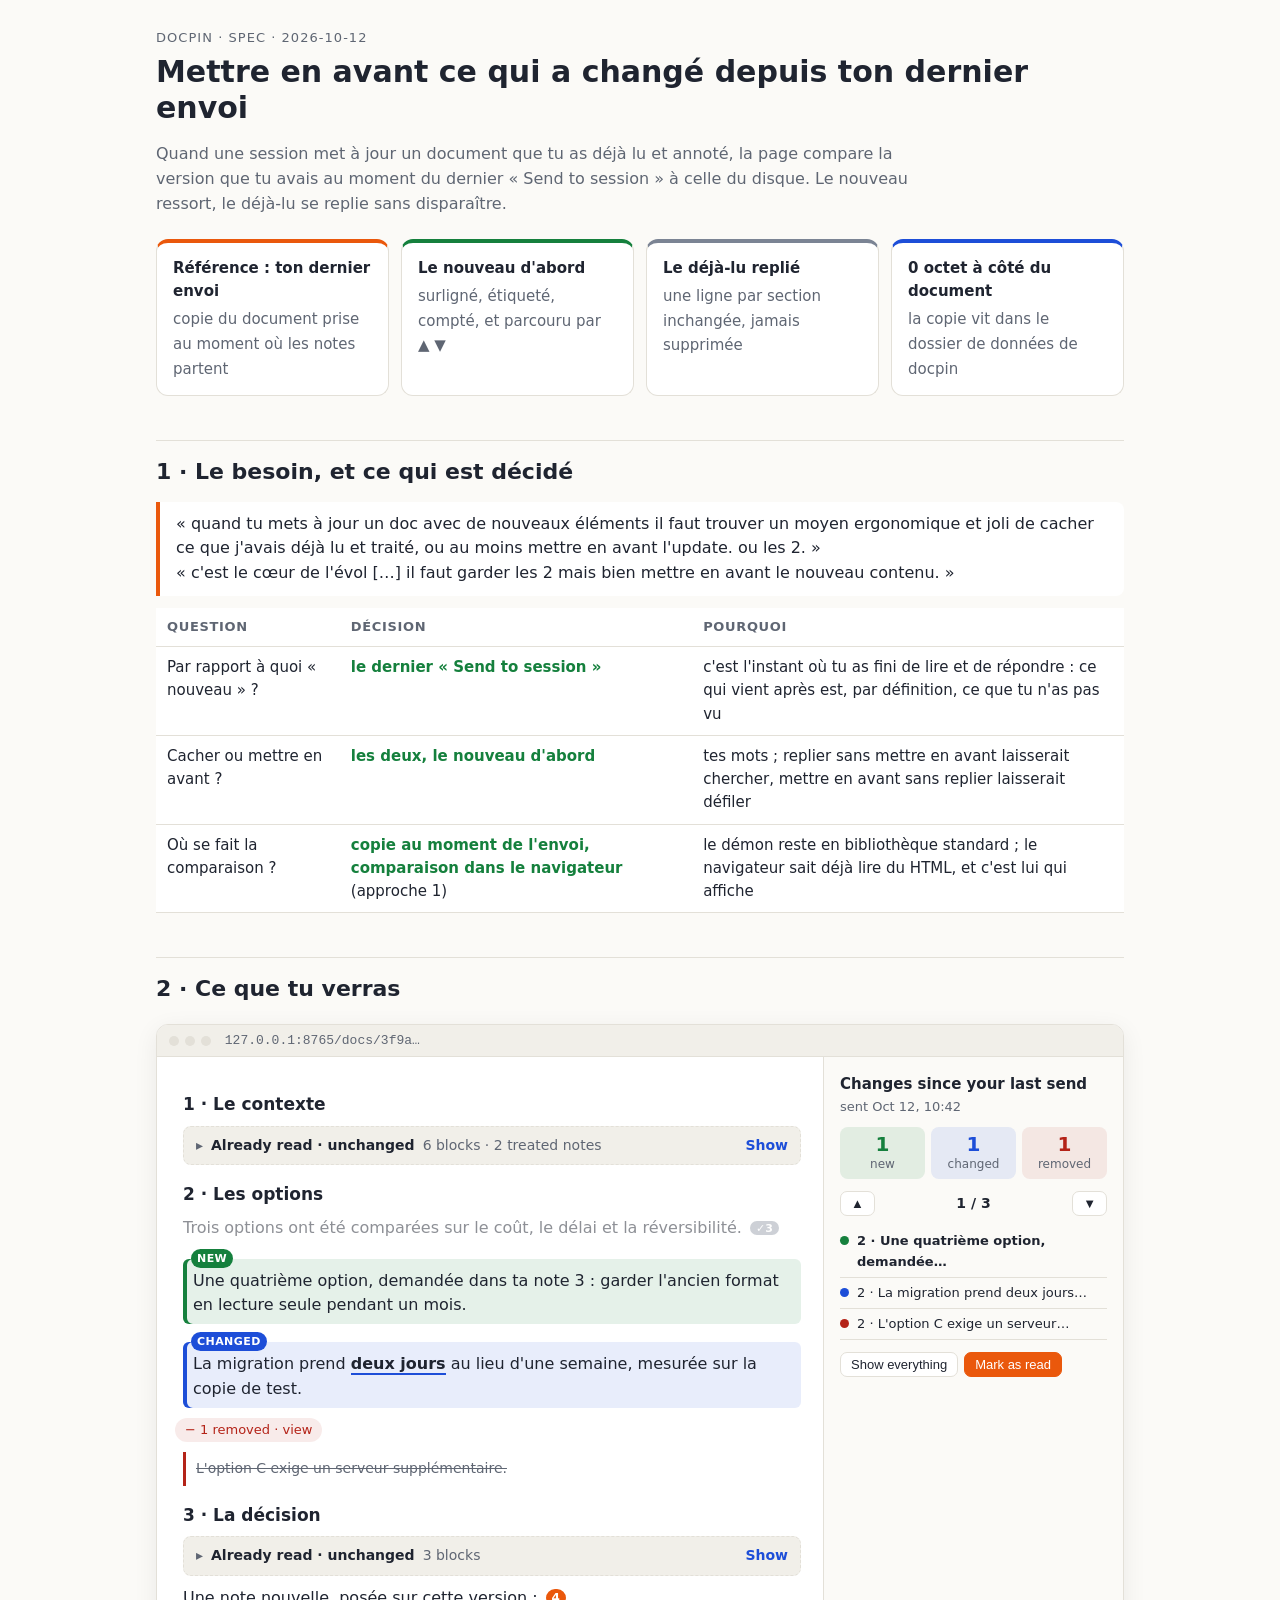
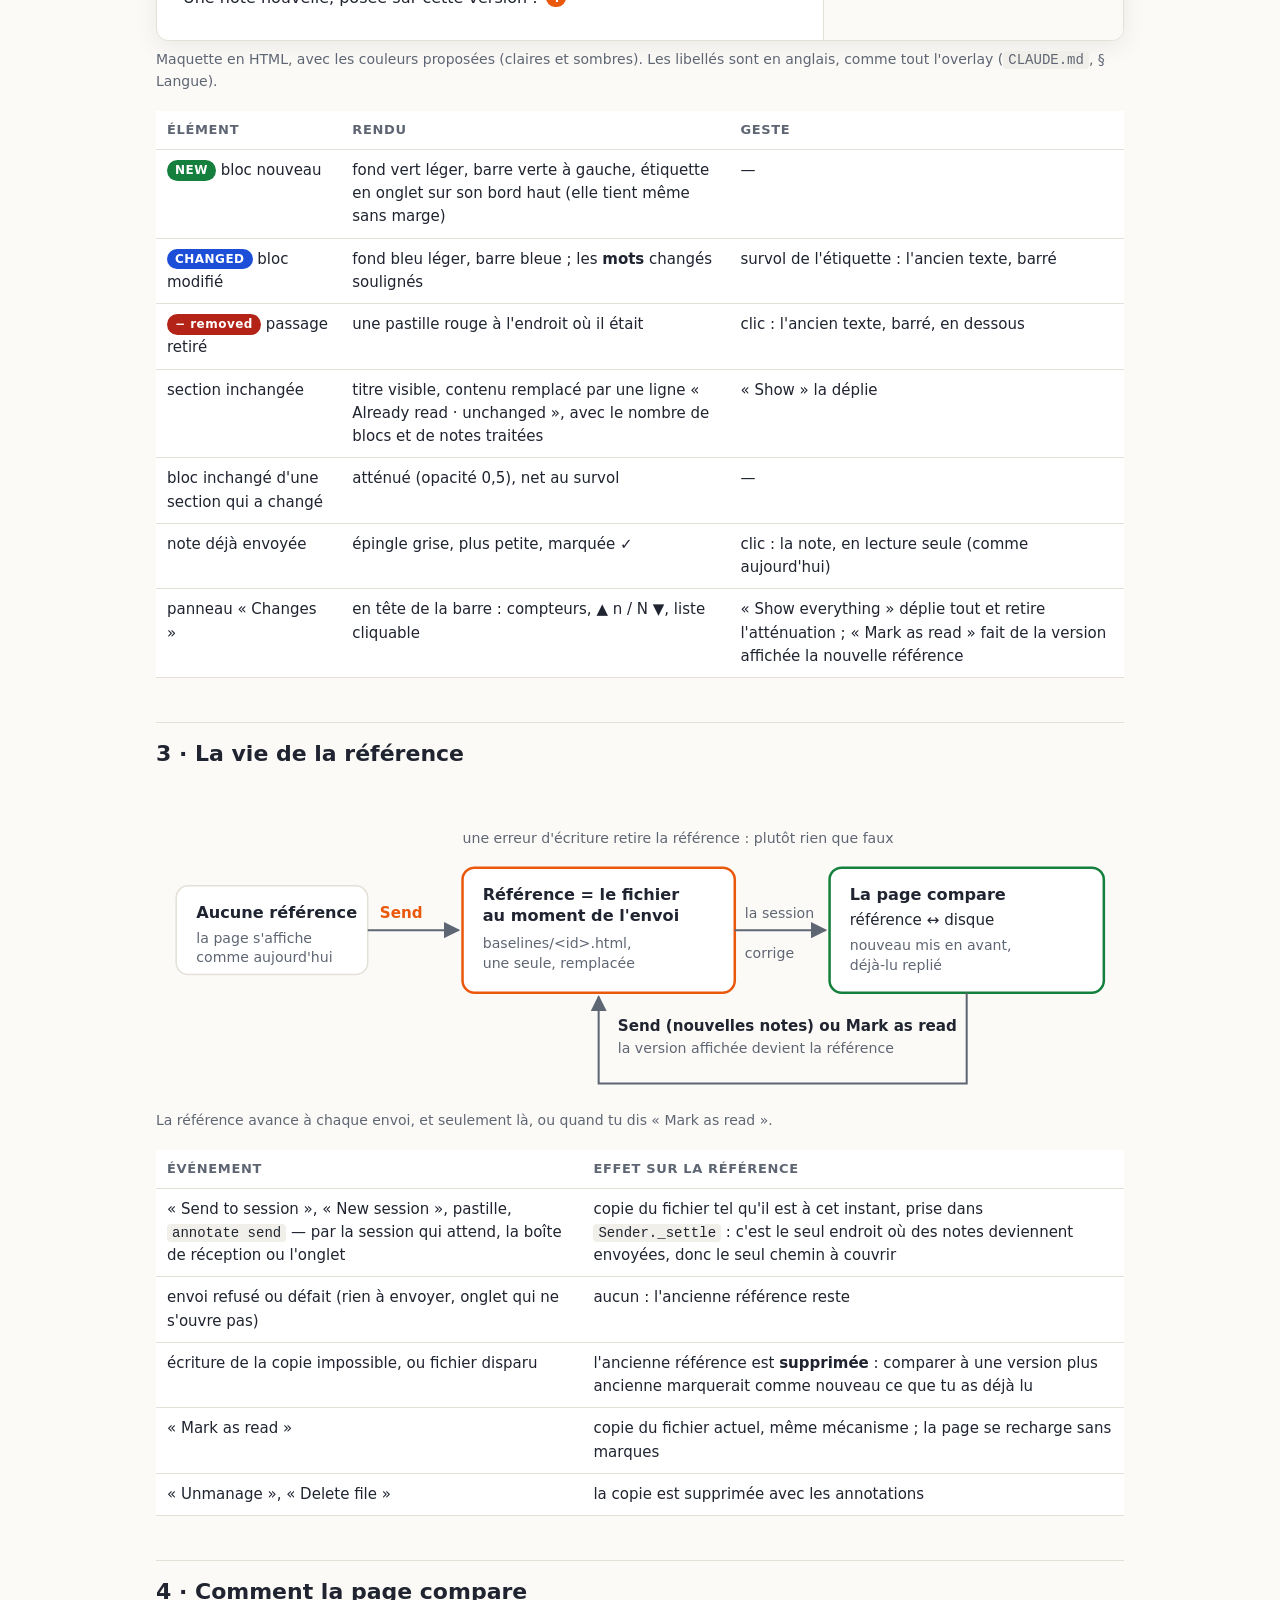
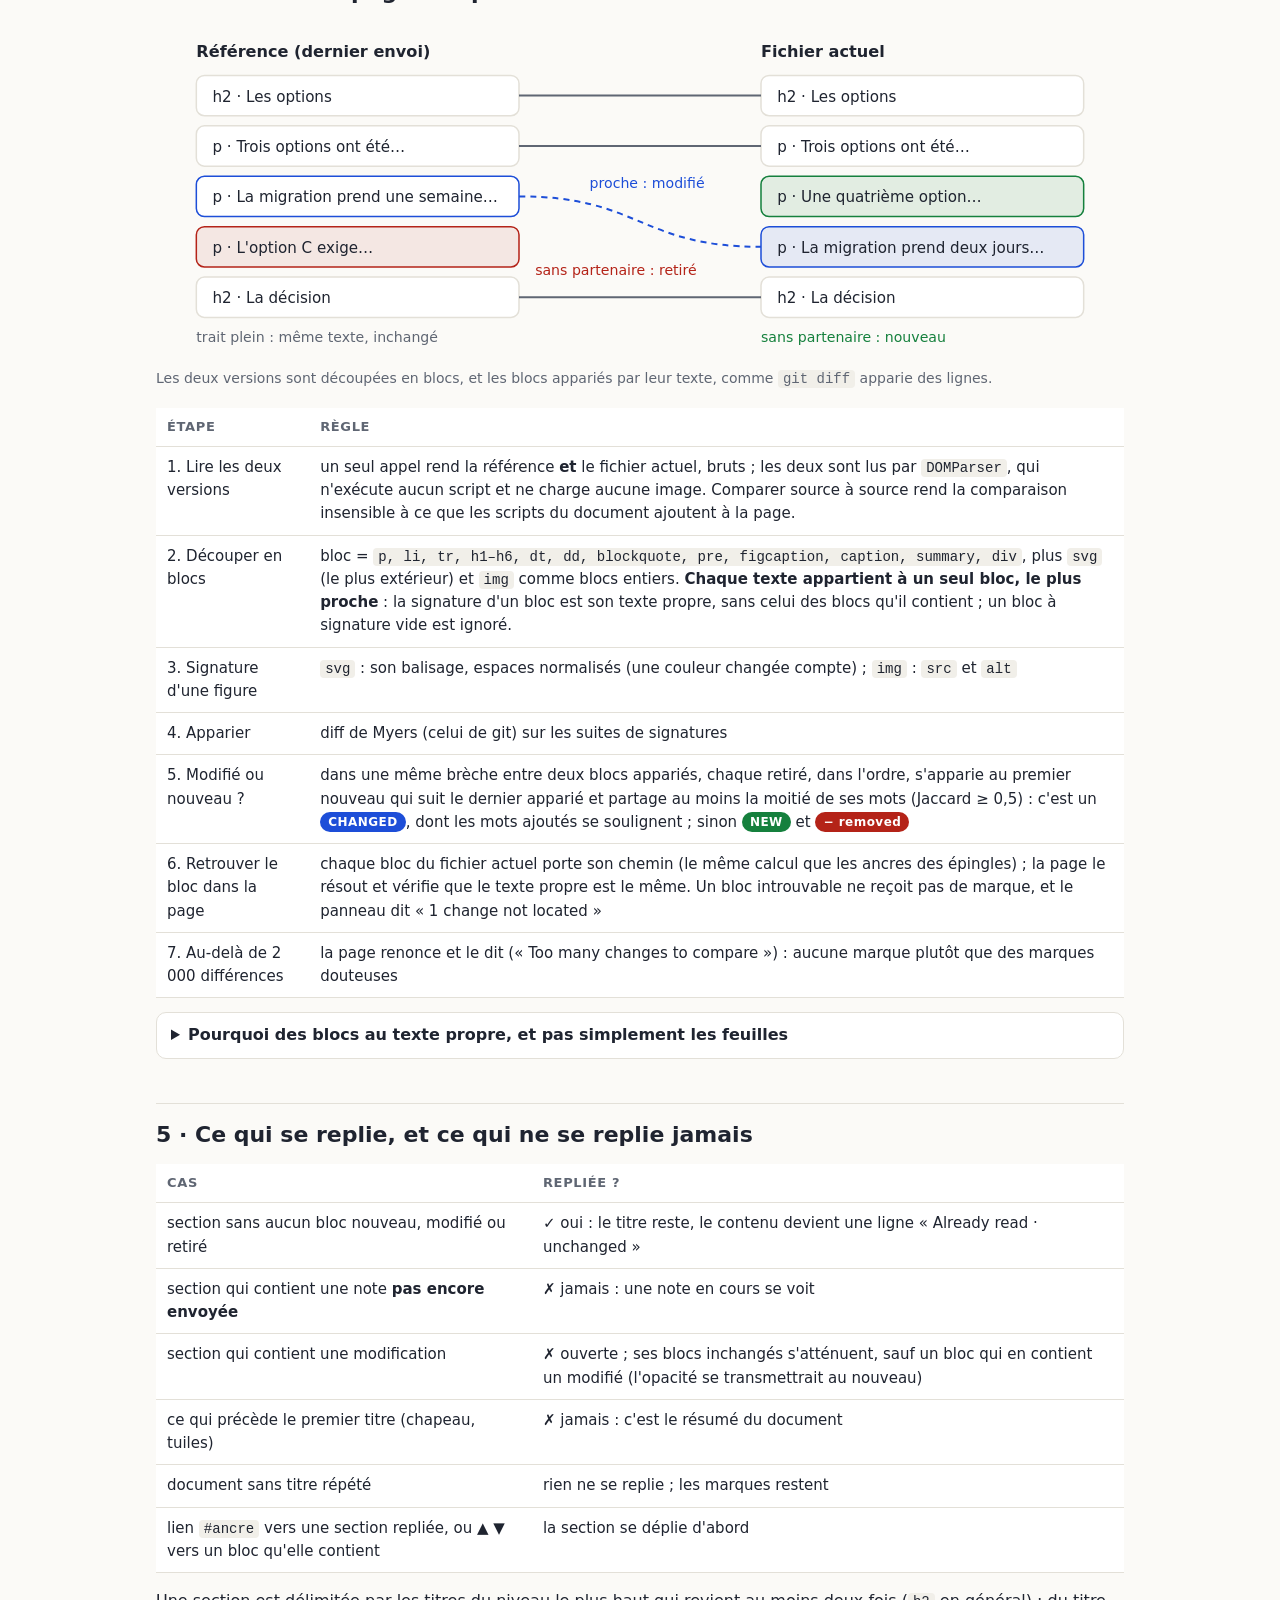
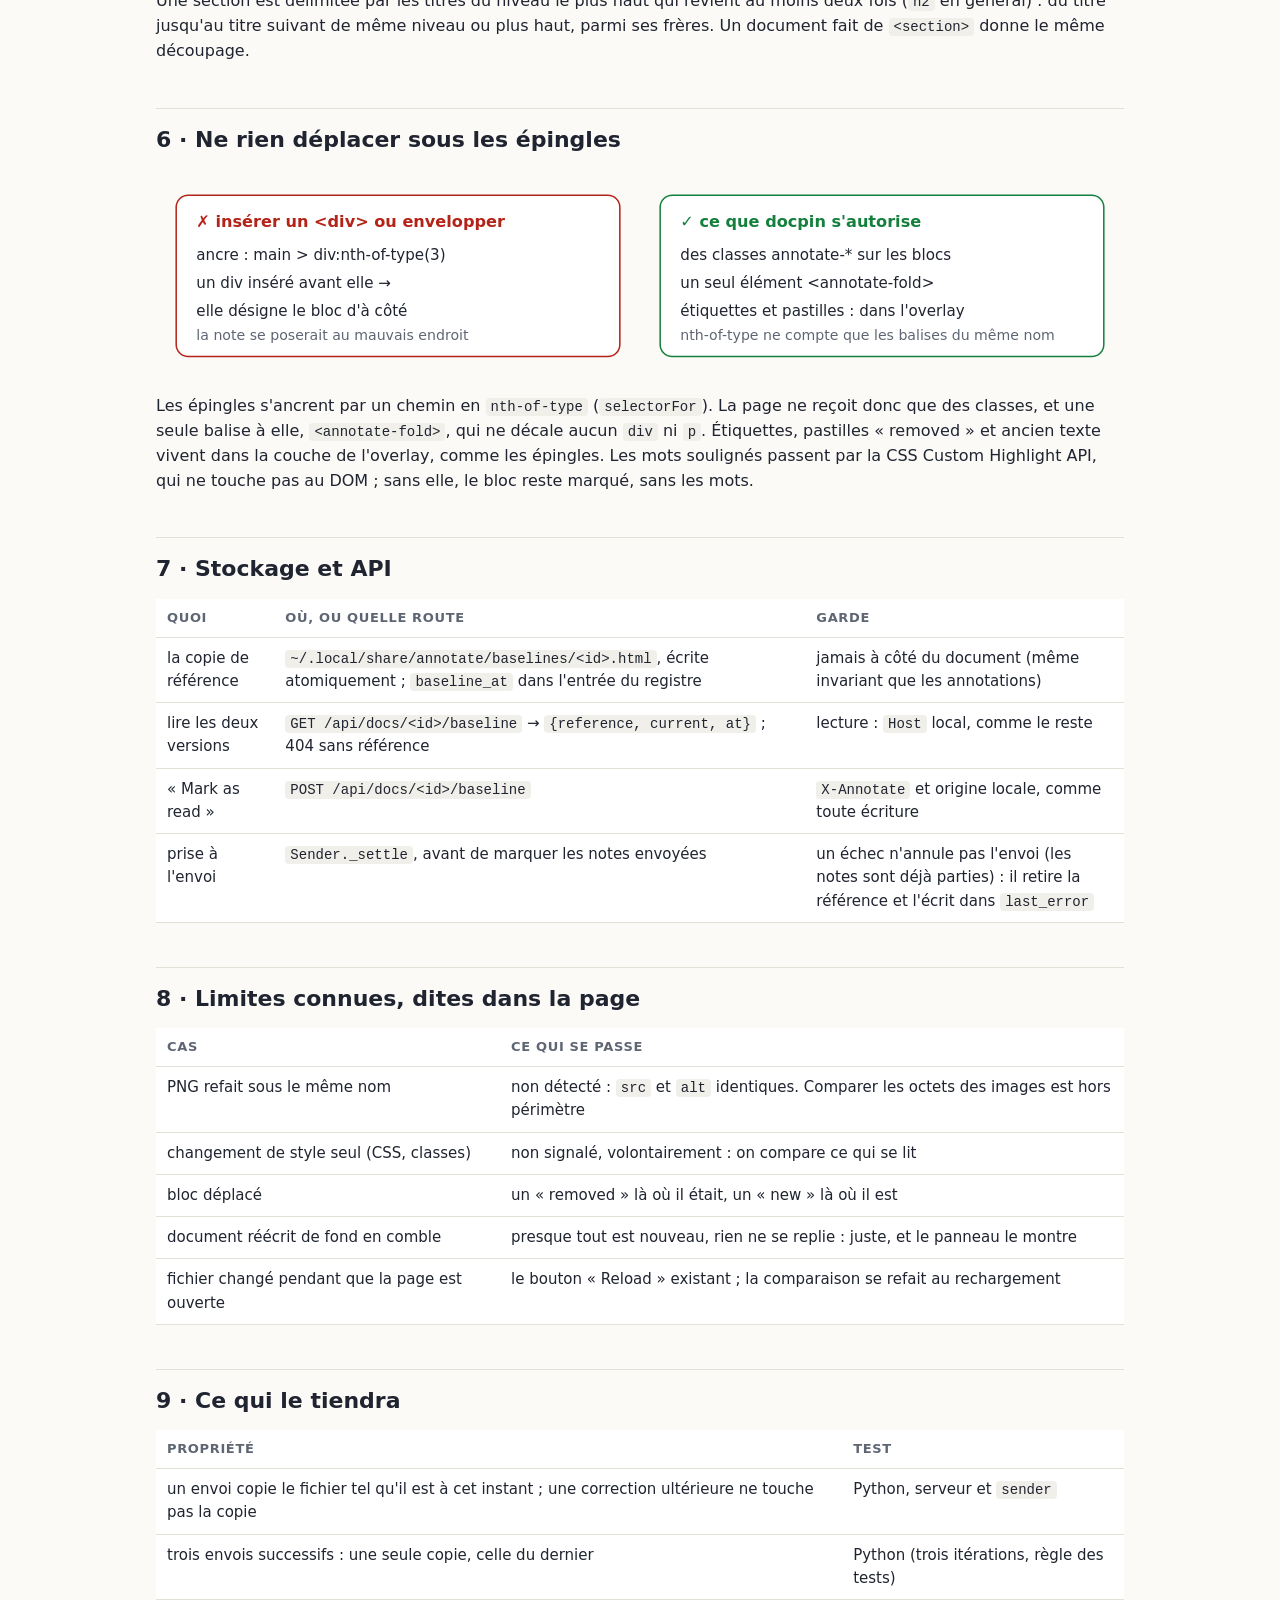
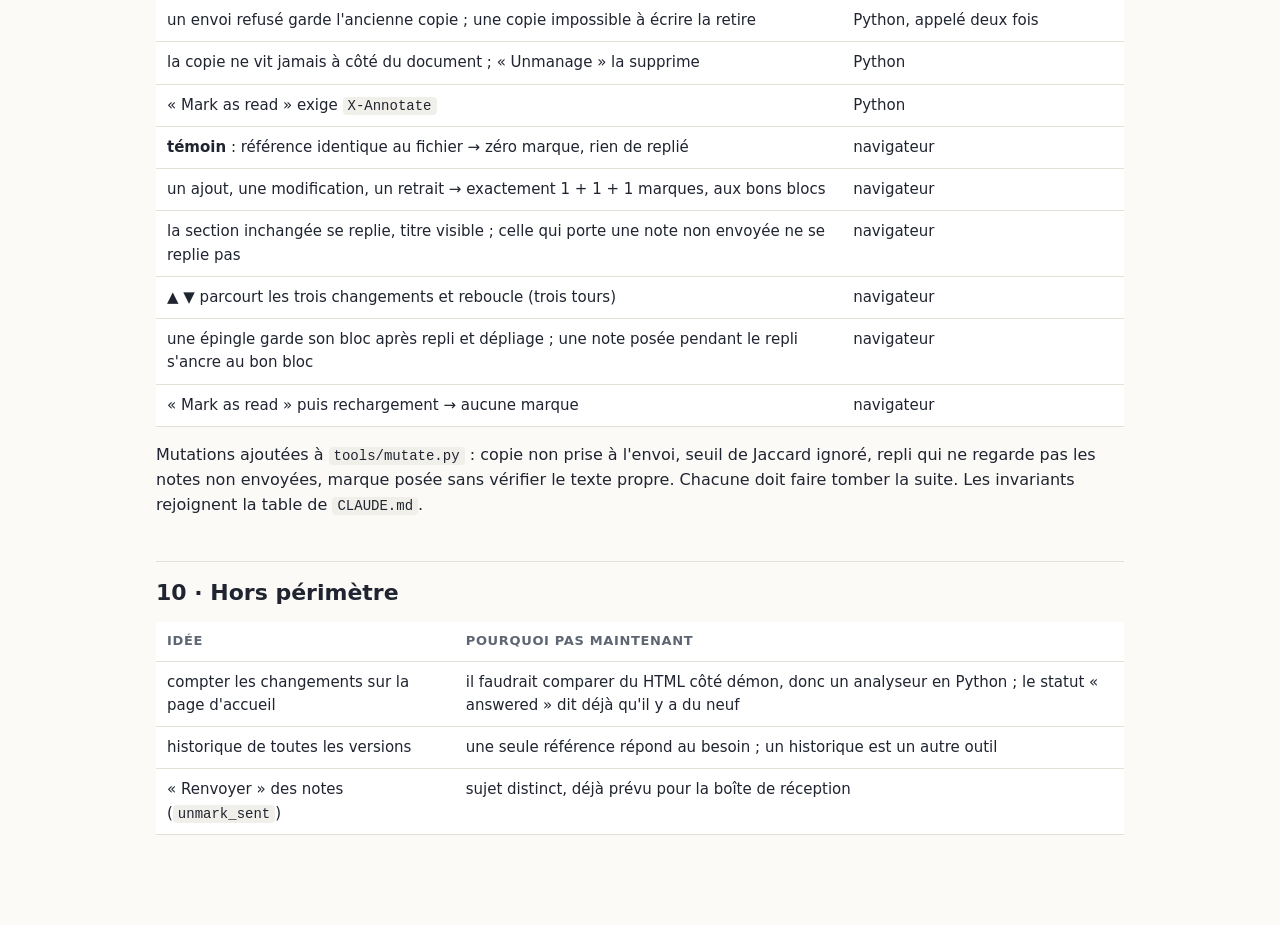
<file: docs/2026-10-12-mise-en-avant-des-mises-a-jour.html>
<!doctype html>
<html lang="fr">
<head>
<meta charset="utf-8">
<meta name="viewport" content="width=device-width, initial-scale=1">
<title>Ce qui a changé</title>
<style>
:root {
  --paper: #fbfaf7; --card: #ffffff; --ink: #1f2430; --muted: #5f6673; --line: #e3e0d8;
  --new: #15803d; --new-soft: rgba(21, 128, 61, .11);
  --chg: #1d4ed8; --chg-soft: rgba(29, 78, 216, .10);
  --gone: #b42318; --gone-soft: rgba(180, 35, 24, .09);
  --pin: #ea580c; --done: #7b8494; --fold: #f1efe9;
}
@media (prefers-color-scheme: dark) {
  :root:not([data-theme="light"]) {
    --paper: #171a21; --card: #1f2430; --ink: #e6e8ec; --muted: #9aa3b2; --line: #343b49;
    --new: #4ade80; --new-soft: rgba(74, 222, 128, .13);
    --chg: #7aa2ff; --chg-soft: rgba(122, 162, 255, .14);
    --gone: #f87171; --gone-soft: rgba(248, 113, 113, .12);
    --pin: #fb923c; --done: #8a93a3; --fold: #262b36;
  }
}
:root[data-theme="dark"] {
  --paper: #171a21; --card: #1f2430; --ink: #e6e8ec; --muted: #9aa3b2; --line: #343b49;
  --new: #4ade80; --new-soft: rgba(74, 222, 128, .13);
  --chg: #7aa2ff; --chg-soft: rgba(122, 162, 255, .14);
  --gone: #f87171; --gone-soft: rgba(248, 113, 113, .12);
  --pin: #fb923c; --done: #8a93a3; --fold: #262b36;
}
* { box-sizing: border-box; }
body { margin: 0; background: var(--paper); color: var(--ink);
  font: 16px/1.55 system-ui, -apple-system, "Segoe UI", sans-serif; }
main { max-width: 1000px; margin: 0 auto; padding: 28px 16px 90px; }
h1 { font-size: 30px; line-height: 1.2; margin: 6px 0 6px; }
h2 { font-size: 22px; margin: 44px 0 12px; padding-top: 14px; border-top: 1px solid var(--line); }
h3 { font-size: 17px; margin: 22px 0 8px; }
.kicker { font-size: 13px; letter-spacing: .08em; text-transform: uppercase; color: var(--muted); }
.lede { color: var(--muted); max-width: 760px; }
code { font: 14px ui-monospace, "Cascadia Code", Menlo, monospace; background: var(--fold);
  padding: 1px 5px; border-radius: 4px; }
.tiles { display: grid; grid-template-columns: repeat(auto-fit, minmax(210px, 1fr)); gap: 12px; margin: 22px 0; }
.tile { background: var(--card); border: 1px solid var(--line); border-radius: 12px; padding: 14px 16px;
  border-top: 4px solid var(--c, var(--ink)); }
.tile b { display: block; font-size: 15px; margin-bottom: 4px; }
.tile span { color: var(--muted); font-size: 15px; }
.scroll { overflow-x: auto; }
table { border-collapse: collapse; width: 100%; min-width: 620px; font-size: 15px; background: var(--card); }
th, td { text-align: left; vertical-align: top; padding: 9px 11px; border-bottom: 1px solid var(--line); }
th { font-size: 13px; text-transform: uppercase; letter-spacing: .05em; color: var(--muted); }
blockquote { margin: 12px 0; padding: 10px 16px; border-left: 4px solid var(--pin); background: var(--card);
  border-radius: 0 8px 8px 0; }
details { margin: 14px 0; background: var(--card); border: 1px solid var(--line); border-radius: 10px;
  padding: 10px 14px; }
details > summary { cursor: pointer; font-weight: 600; }
.tag { display: inline-block; font-size: 12px; font-weight: 700; letter-spacing: .04em;
  padding: 1px 8px; border-radius: 999px; color: #fff; vertical-align: 1px; }
.tag.new { background: var(--new); } .tag.chg { background: var(--chg); } .tag.gone { background: var(--gone); }
@media (prefers-color-scheme: dark) { :root:not([data-theme="light"]) .tag { color: #111; } }
:root[data-theme="dark"] .tag { color: #111; }
.dec { color: var(--new); font-weight: 700; }
figure { margin: 18px 0; }
figcaption { color: var(--muted); font-size: 14px; margin-top: 8px; }
svg.fig { display: block; width: 100%; height: auto; font-family: system-ui, -apple-system, "Segoe UI", sans-serif; }
svg .t { fill: var(--ink); font-size: 15px; } svg .tm { fill: var(--muted); font-size: 14px; }
svg .tb { fill: var(--ink); font-size: 16px; font-weight: 700; }
svg .box { fill: var(--card); stroke: var(--line); stroke-width: 1.5; }
svg .arr { fill: none; stroke: var(--muted); stroke-width: 2; }

/* ---------- the mockup: what the reader sees ---------- */
.mock { border: 1px solid var(--line); border-radius: 12px; overflow: hidden; background: var(--card);
  box-shadow: 0 6px 24px rgba(0, 0, 0, .07); }
.mock-chrome { display: flex; gap: 6px; align-items: center; padding: 8px 12px; background: var(--fold);
  border-bottom: 1px solid var(--line); font: 13px ui-monospace, monospace; color: var(--muted); }
.mock-chrome i { width: 10px; height: 10px; border-radius: 50%; background: var(--line); display: inline-block; }
.mock-body { display: grid; grid-template-columns: minmax(0, 1fr) 300px; gap: 0; }
@media (max-width: 760px) { .mock-body { grid-template-columns: 1fr; } }
.mock-doc { padding: 18px 22px 22px 26px; position: relative; }
.mock-doc h4 { font-size: 17px; margin: 16px 0 8px; }
.mock-doc p { margin: 8px 0; position: relative; }
.m-fold { display: flex; flex-wrap: wrap; gap: 8px; align-items: center; margin: 4px 0 10px;
  padding: 8px 12px; border-radius: 8px; background: var(--fold); color: var(--muted); font-size: 14px;
  border: 1px dashed var(--line); }
.m-fold b { color: var(--ink); font-weight: 600; }
.m-fold u { margin-left: auto; color: var(--chg); text-decoration: none; font-weight: 600; }
.m-dim { opacity: .5; }
.m-new, .m-chg { padding: 10px 10px 6px; border-radius: 6px; margin-top: 18px !important; }
.m-new { background: var(--new-soft); box-shadow: inset 4px 0 0 var(--new); }
.m-chg { background: var(--chg-soft); box-shadow: inset 4px 0 0 var(--chg); }
.m-chg mark { background: transparent; color: inherit; border-bottom: 2.5px solid var(--chg); font-weight: 600; }
.gut { position: absolute; left: 8px; top: -10px; font-size: 11px; font-weight: 800; letter-spacing: .04em;
  color: #fff; padding: 1px 6px; border-radius: 999px; }
.gut.new { background: var(--new); } .gut.chg { background: var(--chg); }
@media (prefers-color-scheme: dark) { :root:not([data-theme="light"]) .gut { color: #111; } }
:root[data-theme="dark"] .gut { color: #111; }
.m-removed { display: inline-flex; gap: 6px; align-items: center; font-size: 13px; color: var(--gone);
  background: var(--gone-soft); padding: 2px 10px; border-radius: 999px; margin: 2px 0 6px -8px; }
.m-old { margin: 4px 0 10px; padding: 6px 10px; border-left: 3px solid var(--gone); color: var(--muted);
  text-decoration: line-through; font-size: 14px; }
.m-pin { display: inline-flex; align-items: center; justify-content: center; min-width: 22px; height: 22px;
  border-radius: 11px; font-size: 12px; font-weight: 700; color: #fff; padding: 0 6px; margin-left: 6px;
  vertical-align: 1px; border: 2px solid var(--card); }
.m-pin.live { background: var(--pin); } .m-pin.done { background: var(--done); opacity: .75; min-width: 18px; height: 18px; font-size: 11px; }
.mock-bar { border-left: 1px solid var(--line); padding: 16px; background: var(--paper); font-size: 14px; }
@media (max-width: 760px) { .mock-bar { border-left: 0; border-top: 1px solid var(--line); } }
.mb-head { font-weight: 700; font-size: 15px; }
.mb-when { color: var(--muted); font-size: 13px; margin-bottom: 10px; }
.mb-counts { display: grid; grid-template-columns: repeat(3, 1fr); gap: 6px; margin-bottom: 12px; }
.mb-counts div { border-radius: 8px; padding: 6px 4px; text-align: center; font-size: 12px; color: var(--muted); }
.mb-counts b { display: block; font-size: 20px; line-height: 1.1; }
.mb-counts .n { background: var(--new-soft); } .mb-counts .n b { color: var(--new); }
.mb-counts .c { background: var(--chg-soft); } .mb-counts .c b { color: var(--chg); }
.mb-counts .g { background: var(--gone-soft); } .mb-counts .g b { color: var(--gone); }
.mb-nav { display: flex; align-items: center; gap: 8px; margin-bottom: 10px; }
.mb-nav span { flex: 1; text-align: center; font-weight: 700; }
.btn { border: 1px solid var(--line); background: var(--card); color: var(--ink); border-radius: 7px;
  padding: 4px 10px; font-size: 13px; }
.btn.primary { background: var(--pin); border-color: var(--pin); color: #fff; }
.mb-list { list-style: none; margin: 0 0 12px; padding: 0; }
.mb-list li { display: flex; gap: 8px; padding: 5px 0; border-bottom: 1px solid var(--line); font-size: 13px; }
.mb-list li.cur { font-weight: 700; }
.dot { width: 9px; height: 9px; border-radius: 50%; margin-top: 5px; flex: none; }
.dot.new { background: var(--new); } .dot.chg { background: var(--chg); } .dot.gone { background: var(--gone); }
.mb-actions { display: flex; flex-wrap: wrap; gap: 6px; }
</style>
</head>
<body>
<main>

<div class="kicker">docpin · spec · 2026-10-12</div>
<h1>Mettre en avant ce qui a changé depuis ton dernier envoi</h1>
<p class="lede">Quand une session met à jour un document que tu as déjà lu et annoté, la page compare la
version que tu avais au moment du dernier « Send to session » à celle du disque. Le nouveau ressort, le
déjà-lu se replie sans disparaître.</p>

<div class="tiles">
  <div class="tile" style="--c: var(--pin)"><b>Référence : ton dernier envoi</b><span>copie du document prise au moment où les notes partent</span></div>
  <div class="tile" style="--c: var(--new)"><b>Le nouveau d'abord</b><span>surligné, étiqueté, compté, et parcouru par ▲ ▼</span></div>
  <div class="tile" style="--c: var(--done)"><b>Le déjà-lu replié</b><span>une ligne par section inchangée, jamais supprimée</span></div>
  <div class="tile" style="--c: var(--chg)"><b>0 octet à côté du document</b><span>la copie vit dans le dossier de données de docpin</span></div>
</div>

<h2 id="besoin">1 · Le besoin, et ce qui est décidé</h2>
<blockquote>« quand tu mets à jour un doc avec de nouveaux éléments il faut trouver un moyen ergonomique et
joli de cacher ce que j'avais déjà lu et traité, ou au moins mettre en avant l'update. ou les 2. »<br>
« c'est le cœur de l'évol […] il faut garder les 2 mais bien mettre en avant le nouveau contenu. »</blockquote>
<div class="scroll"><table>
<thead><tr><th>Question</th><th>Décision</th><th>Pourquoi</th></tr></thead>
<tbody>
<tr><td>Par rapport à quoi « nouveau » ?</td><td><span class="dec">le dernier « Send to session »</span></td><td>c'est l'instant où tu as fini de lire et de répondre : ce qui vient après est, par définition, ce que tu n'as pas vu</td></tr>
<tr><td>Cacher ou mettre en avant ?</td><td><span class="dec">les deux, le nouveau d'abord</span></td><td>tes mots ; replier sans mettre en avant laisserait chercher, mettre en avant sans replier laisserait défiler</td></tr>
<tr><td>Où se fait la comparaison ?</td><td><span class="dec">copie au moment de l'envoi, comparaison dans le navigateur</span> (approche 1)</td><td>le démon reste en bibliothèque standard ; le navigateur sait déjà lire du HTML, et c'est lui qui affiche</td></tr>
</tbody></table></div>

<h2 id="maquette">2 · Ce que tu verras</h2>
<figure>
<div class="mock" role="img" aria-label="Maquette : un document mis à jour, une section inchangée repliée, un paragraphe nouveau en vert, un paragraphe modifié en bleu avec le mot changé souligné, un passage retiré signalé en rouge, et le panneau Changes dans la barre de droite">
  <div class="mock-chrome"><i></i><i></i><i></i>&nbsp;127.0.0.1:8765/docs/3f9a…</div>
  <div class="mock-body">
    <div class="mock-doc">
      <h4>1 · Le contexte</h4>
      <div class="m-fold">▸ <b>Already read · unchanged</b> 6 blocks · 2 treated notes <u>Show</u></div>
      <h4>2 · Les options</h4>
      <p class="m-dim">Trois options ont été comparées sur le coût, le délai et la réversibilité.<span class="m-pin done">✓3</span></p>
      <p class="m-new"><span class="gut new">NEW</span>Une quatrième option, demandée dans ta note 3 : garder l'ancien format en lecture seule pendant un mois.</p>
      <p class="m-chg"><span class="gut chg">CHANGED</span>La migration prend <mark>deux jours</mark> au lieu d'une semaine, mesurée sur la copie de test.</p>
      <span class="m-removed">− 1 removed · view</span>
      <div class="m-old">L'option C exige un serveur supplémentaire.</div>
      <h4>3 · La décision</h4>
      <div class="m-fold">▸ <b>Already read · unchanged</b> 3 blocks <u>Show</u></div>
      <p>Une note nouvelle, posée sur cette version :<span class="m-pin live">4</span></p>
    </div>
    <div class="mock-bar">
      <div class="mb-head">Changes since your last send</div>
      <div class="mb-when">sent Oct 12, 10:42</div>
      <div class="mb-counts"><div class="n"><b>1</b>new</div><div class="c"><b>1</b>changed</div><div class="g"><b>1</b>removed</div></div>
      <div class="mb-nav"><button class="btn">▲</button><span>1 / 3</span><button class="btn">▼</button></div>
      <ul class="mb-list">
        <li class="cur"><i class="dot new"></i>2 · Une quatrième option, demandée…</li>
        <li><i class="dot chg"></i>2 · La migration prend deux jours…</li>
        <li><i class="dot gone"></i>2 · L'option C exige un serveur…</li>
      </ul>
      <div class="mb-actions"><button class="btn">Show everything</button><button class="btn primary">Mark as read</button></div>
    </div>
  </div>
</div>
<figcaption>Maquette en HTML, avec les couleurs proposées (claires et sombres). Les libellés sont en
anglais, comme tout l'overlay (<code>CLAUDE.md</code>, § Langue).</figcaption>
</figure>

<div class="scroll"><table>
<thead><tr><th>Élément</th><th>Rendu</th><th>Geste</th></tr></thead>
<tbody>
<tr><td><span class="tag new">NEW</span> bloc nouveau</td><td>fond vert léger, barre verte à gauche, étiquette en onglet sur son bord haut (elle tient même sans marge)</td><td>—</td></tr>
<tr><td><span class="tag chg">CHANGED</span> bloc modifié</td><td>fond bleu léger, barre bleue ; les <b>mots</b> changés soulignés</td><td>survol de l'étiquette : l'ancien texte, barré</td></tr>
<tr><td><span class="tag gone">− removed</span> passage retiré</td><td>une pastille rouge à l'endroit où il était</td><td>clic : l'ancien texte, barré, en dessous</td></tr>
<tr><td>section inchangée</td><td>titre visible, contenu remplacé par une ligne « Already read · unchanged », avec le nombre de blocs et de notes traitées</td><td>« Show » la déplie</td></tr>
<tr><td>bloc inchangé d'une section qui a changé</td><td>atténué (opacité 0,5), net au survol</td><td>—</td></tr>
<tr><td>note déjà envoyée</td><td>épingle grise, plus petite, marquée ✓</td><td>clic : la note, en lecture seule (comme aujourd'hui)</td></tr>
<tr><td>panneau « Changes »</td><td>en tête de la barre : compteurs, ▲ n / N ▼, liste cliquable</td><td>« Show everything » déplie tout et retire l'atténuation ; « Mark as read » fait de la version affichée la nouvelle référence</td></tr>
</tbody></table></div>

<h2 id="cycle">3 · La vie de la référence</h2>
<figure>
<svg class="fig" viewBox="0 0 960 310" role="img" aria-labelledby="cy-t">
  <title id="cy-t">Cycle de la référence : aucune, puis la copie prise à l'envoi, comparée tant que la session corrige, remplacée par un nouvel envoi ou par Mark as read</title>
  <defs><marker id="ar" viewBox="0 0 10 10" refX="9" refY="5" markerWidth="8" markerHeight="8" orient="auto"><path d="M0,0 L10,5 L0,10 z" fill="var(--muted)"/></marker></defs>
  <rect x="20" y="96" width="190" height="88" rx="12" class="box"/>
  <text x="40" y="128" class="tb">Aucune référence</text>
  <text x="40" y="153" class="tm">la page s'affiche</text>
  <text x="40" y="172" class="tm">comme aujourd'hui</text>
  <path d="M210,140 H300" class="arr" marker-end="url(#ar)"/>
  <text x="222" y="128" class="t" style="fill: var(--pin); font-weight: 700">Send</text>
  <rect x="304" y="78" width="270" height="124" rx="12" class="box" style="stroke: var(--pin); stroke-width: 2.5"/>
  <text x="324" y="110" class="tb">Référence = le fichier</text>
  <text x="324" y="131" class="tb">au moment de l'envoi</text>
  <text x="324" y="158" class="tm">baselines/&lt;id&gt;.html,</text>
  <text x="324" y="178" class="tm">une seule, remplacée</text>
  <path d="M574,140 H664" class="arr" marker-end="url(#ar)"/>
  <text x="584" y="128" class="tm">la session</text>
  <text x="584" y="168" class="tm">corrige</text>
  <rect x="668" y="78" width="272" height="124" rx="12" class="box" style="stroke: var(--new); stroke-width: 2.5"/>
  <text x="688" y="110" class="tb">La page compare</text>
  <text x="688" y="135" class="t">référence ↔ disque</text>
  <text x="688" y="160" class="tm">nouveau mis en avant,</text>
  <text x="688" y="180" class="tm">déjà-lu replié</text>
  <path d="M804,202 V292 H439 V206" class="arr" marker-end="url(#ar)"/>
  <text x="458" y="240" class="t" style="font-weight: 700">Send (nouvelles notes) ou Mark as read</text>
  <text x="458" y="262" class="tm">la version affichée devient la référence</text>
  <text x="304" y="54" class="tm">une erreur d'écriture retire la référence : plutôt rien que faux</text>
</svg>
<figcaption>La référence avance à chaque envoi, et seulement là, ou quand tu dis « Mark as read ».</figcaption>
</figure>

<div class="scroll"><table>
<thead><tr><th>Événement</th><th>Effet sur la référence</th></tr></thead>
<tbody>
<tr><td>« Send to session », « New session », pastille, <code>annotate send</code> — par la session qui attend, la boîte de réception ou l'onglet</td><td>copie du fichier tel qu'il est à cet instant, prise dans <code>Sender._settle</code> : c'est le seul endroit où des notes deviennent envoyées, donc le seul chemin à couvrir</td></tr>
<tr><td>envoi refusé ou défait (rien à envoyer, onglet qui ne s'ouvre pas)</td><td>aucun : l'ancienne référence reste</td></tr>
<tr><td>écriture de la copie impossible, ou fichier disparu</td><td>l'ancienne référence est <b>supprimée</b> : comparer à une version plus ancienne marquerait comme nouveau ce que tu as déjà lu</td></tr>
<tr><td>« Mark as read »</td><td>copie du fichier actuel, même mécanisme ; la page se recharge sans marques</td></tr>
<tr><td>« Unmanage », « Delete file »</td><td>la copie est supprimée avec les annotations</td></tr>
</tbody></table></div>

<h2 id="comparer">4 · Comment la page compare</h2>
<figure>
<svg class="fig" viewBox="0 0 960 330" role="img" aria-labelledby="cmp-t">
  <title id="cmp-t">Les blocs de la référence et ceux du fichier actuel, appariés par leur texte : les blocs identiques se relient, un bloc sans partenaire est nouveau ou retiré, un retiré et un nouveau voisins et proches deviennent un modifié</title>
  <text x="40" y="30" class="tb">Référence (dernier envoi)</text>
  <text x="600" y="30" class="tb">Fichier actuel</text>
  <g>
    <rect x="40" y="48" width="320" height="40" rx="8" class="box"/><text x="56" y="74" class="t">h2 · Les options</text>
    <rect x="40" y="98" width="320" height="40" rx="8" class="box"/><text x="56" y="124" class="t">p · Trois options ont été…</text>
    <rect x="40" y="148" width="320" height="40" rx="8" class="box" style="stroke: var(--chg)"/><text x="56" y="174" class="t">p · La migration prend une semaine…</text>
    <rect x="40" y="198" width="320" height="40" rx="8" class="box" style="stroke: var(--gone); fill: var(--gone-soft)"/><text x="56" y="224" class="t">p · L'option C exige…</text>
    <rect x="40" y="248" width="320" height="40" rx="8" class="box"/><text x="56" y="274" class="t">h2 · La décision</text>
  </g>
  <g>
    <rect x="600" y="48" width="320" height="40" rx="8" class="box"/><text x="616" y="74" class="t">h2 · Les options</text>
    <rect x="600" y="98" width="320" height="40" rx="8" class="box"/><text x="616" y="124" class="t">p · Trois options ont été…</text>
    <rect x="600" y="148" width="320" height="40" rx="8" class="box" style="stroke: var(--new); fill: var(--new-soft)"/><text x="616" y="174" class="t">p · Une quatrième option…</text>
    <rect x="600" y="198" width="320" height="40" rx="8" class="box" style="stroke: var(--chg); fill: var(--chg-soft)"/><text x="616" y="224" class="t">p · La migration prend deux jours…</text>
    <rect x="600" y="248" width="320" height="40" rx="8" class="box"/><text x="616" y="274" class="t">h2 · La décision</text>
  </g>
  <path d="M360,68 H600" class="arr"/><path d="M360,118 H600" class="arr"/><path d="M360,268 H600" class="arr"/>
  <path d="M360,168 C480,168 480,218 600,218" class="arr" style="stroke: var(--chg); stroke-dasharray: 6 5"/>
  <text x="430" y="160" class="tm" style="fill: var(--chg)">proche : modifié</text>
  <text x="376" y="246" class="tm" style="fill: var(--gone)">sans partenaire : retiré</text>
  <text x="600" y="312" class="tm" style="fill: var(--new)">sans partenaire : nouveau</text>
  <text x="40" y="312" class="tm">trait plein : même texte, inchangé</text>
</svg>
<figcaption>Les deux versions sont découpées en blocs, et les blocs appariés par leur texte, comme <code>git diff</code> apparie des lignes.</figcaption>
</figure>

<div class="scroll"><table>
<thead><tr><th>Étape</th><th>Règle</th></tr></thead>
<tbody>
<tr><td>1. Lire les deux versions</td><td>un seul appel rend la référence <b>et</b> le fichier actuel, bruts ; les deux sont lus par <code>DOMParser</code>, qui n'exécute aucun script et ne charge aucune image. Comparer source à source rend la comparaison insensible à ce que les scripts du document ajoutent à la page.</td></tr>
<tr><td>2. Découper en blocs</td><td>bloc = <code>p, li, tr, h1–h6, dt, dd, blockquote, pre, figcaption, caption, summary, div</code>, plus <code>svg</code> (le plus extérieur) et <code>img</code> comme blocs entiers. <b>Chaque texte appartient à un seul bloc, le plus proche</b> : la signature d'un bloc est son texte propre, sans celui des blocs qu'il contient ; un bloc à signature vide est ignoré.</td></tr>
<tr><td>3. Signature d'une figure</td><td><code>svg</code> : son balisage, espaces normalisés (une couleur changée compte) ; <code>img</code> : <code>src</code> et <code>alt</code></td></tr>
<tr><td>4. Apparier</td><td>diff de Myers (celui de git) sur les suites de signatures</td></tr>
<tr><td>5. Modifié ou nouveau ?</td><td>dans une même brèche entre deux blocs appariés, chaque retiré, dans l'ordre, s'apparie au premier nouveau qui suit le dernier apparié et partage au moins la moitié de ses mots (Jaccard ≥ 0,5) : c'est un <span class="tag chg">CHANGED</span>, dont les mots ajoutés se soulignent ; sinon <span class="tag new">NEW</span> et <span class="tag gone">− removed</span></td></tr>
<tr><td>6. Retrouver le bloc dans la page</td><td>chaque bloc du fichier actuel porte son chemin (le même calcul que les ancres des épingles) ; la page le résout et vérifie que le texte propre est le même. Un bloc introuvable ne reçoit pas de marque, et le panneau dit « 1 change not located »</td></tr>
<tr><td>7. Au-delà de 2 000 différences</td><td>la page renonce et le dit (« Too many changes to compare ») : aucune marque plutôt que des marques douteuses</td></tr>
</tbody></table></div>

<details><summary>Pourquoi des blocs au texte propre, et pas simplement les feuilles</summary>
<div class="scroll"><table>
<thead><tr><th>Cas</th><th>Feuilles seulement</th><th>Texte propre (retenu)</th></tr></thead>
<tbody>
<tr><td><code>&lt;li&gt;Intro &lt;ul&gt;&lt;li&gt;a&lt;/li&gt;&lt;/ul&gt;&lt;/li&gt;</code>, « Intro » change</td><td>✗ le <code>li</code> parent n'est pas une feuille : changement invisible</td><td>✓ « Intro » est le texte propre du parent : marqué</td></tr>
<tr><td><code>&lt;div class="verdict"&gt;</code> avec son texte en direct</td><td>✗ ignoré si ce n'est pas une balise de bloc</td><td>✓ <code>div</code> est un bloc ; un <code>div</code> qui ne fait qu'envelopper a une signature vide et s'ignore</td></tr>
<tr><td>cellule <code>td</code> modifiée</td><td>la cellule seule</td><td>la ligne <code>tr</code> entière : l'unité de lecture d'un tableau</td></tr>
</tbody></table></div>
</details>

<h2 id="replier">5 · Ce qui se replie, et ce qui ne se replie jamais</h2>
<div class="scroll"><table>
<thead><tr><th>Cas</th><th>Repliée ?</th></tr></thead>
<tbody>
<tr><td>section sans aucun bloc nouveau, modifié ou retiré</td><td>✓ oui : le titre reste, le contenu devient une ligne « Already read · unchanged »</td></tr>
<tr><td>section qui contient une note <b>pas encore envoyée</b></td><td>✗ jamais : une note en cours se voit</td></tr>
<tr><td>section qui contient une modification</td><td>✗ ouverte ; ses blocs inchangés s'atténuent, sauf un bloc qui en contient un modifié (l'opacité se transmettrait au nouveau)</td></tr>
<tr><td>ce qui précède le premier titre (chapeau, tuiles)</td><td>✗ jamais : c'est le résumé du document</td></tr>
<tr><td>document sans titre répété</td><td>rien ne se replie ; les marques restent</td></tr>
<tr><td>lien <code>#ancre</code> vers une section repliée, ou ▲ ▼ vers un bloc qu'elle contient</td><td>la section se déplie d'abord</td></tr>
</tbody></table></div>
<p>Une section est délimitée par les titres du niveau le plus haut qui revient au moins deux fois
(<code>h2</code> en général) : du titre jusqu'au titre suivant de même niveau ou plus haut, parmi ses frères.
Un document fait de <code>&lt;section&gt;</code> donne le même découpage.</p>

<h2 id="ancres">6 · Ne rien déplacer sous les épingles</h2>
<figure>
<svg class="fig" viewBox="0 0 960 200" role="img" aria-labelledby="an-t">
  <title id="an-t">Une épingle est ancrée par un chemin comme body > main > p:nth-of-type(4) ; insérer un div ou un p décale ce chemin, une balise propre à docpin ou une classe ne le décalent pas</title>
  <rect x="20" y="20" width="440" height="160" rx="12" class="box" style="stroke: var(--gone)"/>
  <text x="40" y="52" class="tb" style="fill: var(--gone)">✗ insérer un &lt;div&gt; ou envelopper</text>
  <text x="40" y="84" class="t">ancre : main &gt; div:nth-of-type(3)</text>
  <text x="40" y="112" class="t">un div inséré avant elle →</text>
  <text x="40" y="140" class="t">elle désigne le bloc d'à côté</text>
  <text x="40" y="164" class="tm">la note se poserait au mauvais endroit</text>
  <rect x="500" y="20" width="440" height="160" rx="12" class="box" style="stroke: var(--new)"/>
  <text x="520" y="52" class="tb" style="fill: var(--new)">✓ ce que docpin s'autorise</text>
  <text x="520" y="84" class="t">des classes annotate-* sur les blocs</text>
  <text x="520" y="112" class="t">un seul élément &lt;annotate-fold&gt;</text>
  <text x="520" y="140" class="t">étiquettes et pastilles : dans l'overlay</text>
  <text x="520" y="164" class="tm">nth-of-type ne compte que les balises du même nom</text>
</svg>
</figure>
<p>Les épingles s'ancrent par un chemin en <code>nth-of-type</code> (<code>selectorFor</code>). La page ne
reçoit donc que des classes, et une seule balise à elle, <code>&lt;annotate-fold&gt;</code>, qui ne décale
aucun <code>div</code> ni <code>p</code>. Étiquettes, pastilles « removed » et ancien texte vivent dans la couche de
l'overlay, comme les épingles. Les mots soulignés passent par la CSS Custom Highlight API, qui ne touche
pas au DOM ; sans elle, le bloc reste marqué, sans les mots.</p>

<h2 id="stockage">7 · Stockage et API</h2>
<div class="scroll"><table>
<thead><tr><th>Quoi</th><th>Où, ou quelle route</th><th>Garde</th></tr></thead>
<tbody>
<tr><td>la copie de référence</td><td><code>~/.local/share/annotate/baselines/&lt;id&gt;.html</code>, écrite atomiquement ; <code>baseline_at</code> dans l'entrée du registre</td><td>jamais à côté du document (même invariant que les annotations)</td></tr>
<tr><td>lire les deux versions</td><td><code>GET /api/docs/&lt;id&gt;/baseline</code> → <code>{reference, current, at}</code> ; 404 sans référence</td><td>lecture : <code>Host</code> local, comme le reste</td></tr>
<tr><td>« Mark as read »</td><td><code>POST /api/docs/&lt;id&gt;/baseline</code></td><td><code>X-Annotate</code> et origine locale, comme toute écriture</td></tr>
<tr><td>prise à l'envoi</td><td><code>Sender._settle</code>, avant de marquer les notes envoyées</td><td>un échec n'annule pas l'envoi (les notes sont déjà parties) : il retire la référence et l'écrit dans <code>last_error</code></td></tr>
</tbody></table></div>

<h2 id="limites">8 · Limites connues, dites dans la page</h2>
<div class="scroll"><table>
<thead><tr><th>Cas</th><th>Ce qui se passe</th></tr></thead>
<tbody>
<tr><td>PNG refait sous le même nom</td><td>non détecté : <code>src</code> et <code>alt</code> identiques. Comparer les octets des images est hors périmètre</td></tr>
<tr><td>changement de style seul (CSS, classes)</td><td>non signalé, volontairement : on compare ce qui se lit</td></tr>
<tr><td>bloc déplacé</td><td>un « removed » là où il était, un « new » là où il est</td></tr>
<tr><td>document réécrit de fond en comble</td><td>presque tout est nouveau, rien ne se replie : juste, et le panneau le montre</td></tr>
<tr><td>fichier changé pendant que la page est ouverte</td><td>le bouton « Reload » existant ; la comparaison se refait au rechargement</td></tr>
</tbody></table></div>

<h2 id="tests">9 · Ce qui le tiendra</h2>
<div class="scroll"><table>
<thead><tr><th>Propriété</th><th>Test</th></tr></thead>
<tbody>
<tr><td>un envoi copie le fichier tel qu'il est à cet instant ; une correction ultérieure ne touche pas la copie</td><td>Python, serveur et <code>sender</code></td></tr>
<tr><td>trois envois successifs : une seule copie, celle du dernier</td><td>Python (trois itérations, règle des tests)</td></tr>
<tr><td>un envoi refusé garde l'ancienne copie ; une copie impossible à écrire la retire</td><td>Python, appelé deux fois</td></tr>
<tr><td>la copie ne vit jamais à côté du document ; « Unmanage » la supprime</td><td>Python</td></tr>
<tr><td>« Mark as read » exige <code>X-Annotate</code></td><td>Python</td></tr>
<tr><td><b>témoin</b> : référence identique au fichier → zéro marque, rien de replié</td><td>navigateur</td></tr>
<tr><td>un ajout, une modification, un retrait → exactement 1 + 1 + 1 marques, aux bons blocs</td><td>navigateur</td></tr>
<tr><td>la section inchangée se replie, titre visible ; celle qui porte une note non envoyée ne se replie pas</td><td>navigateur</td></tr>
<tr><td>▲ ▼ parcourt les trois changements et reboucle (trois tours)</td><td>navigateur</td></tr>
<tr><td>une épingle garde son bloc après repli et dépliage ; une note posée pendant le repli s'ancre au bon bloc</td><td>navigateur</td></tr>
<tr><td>« Mark as read » puis rechargement → aucune marque</td><td>navigateur</td></tr>
</tbody></table></div>
<p>Mutations ajoutées à <code>tools/mutate.py</code> : copie non prise à l'envoi, seuil de Jaccard ignoré,
repli qui ne regarde pas les notes non envoyées, marque posée sans vérifier le texte propre. Chacune doit
faire tomber la suite. Les invariants rejoignent la table de <code>CLAUDE.md</code>.</p>

<h2 id="hors">10 · Hors périmètre</h2>
<div class="scroll"><table>
<thead><tr><th>Idée</th><th>Pourquoi pas maintenant</th></tr></thead>
<tbody>
<tr><td>compter les changements sur la page d'accueil</td><td>il faudrait comparer du HTML côté démon, donc un analyseur en Python ; le statut « answered » dit déjà qu'il y a du neuf</td></tr>
<tr><td>historique de toutes les versions</td><td>une seule référence répond au besoin ; un historique est un autre outil</td></tr>
<tr><td>« Renvoyer » des notes (<code>unmark_sent</code>)</td><td>sujet distinct, déjà prévu pour la boîte de réception</td></tr>
</tbody></table></div>

</main>
</body>
</html>
</file>
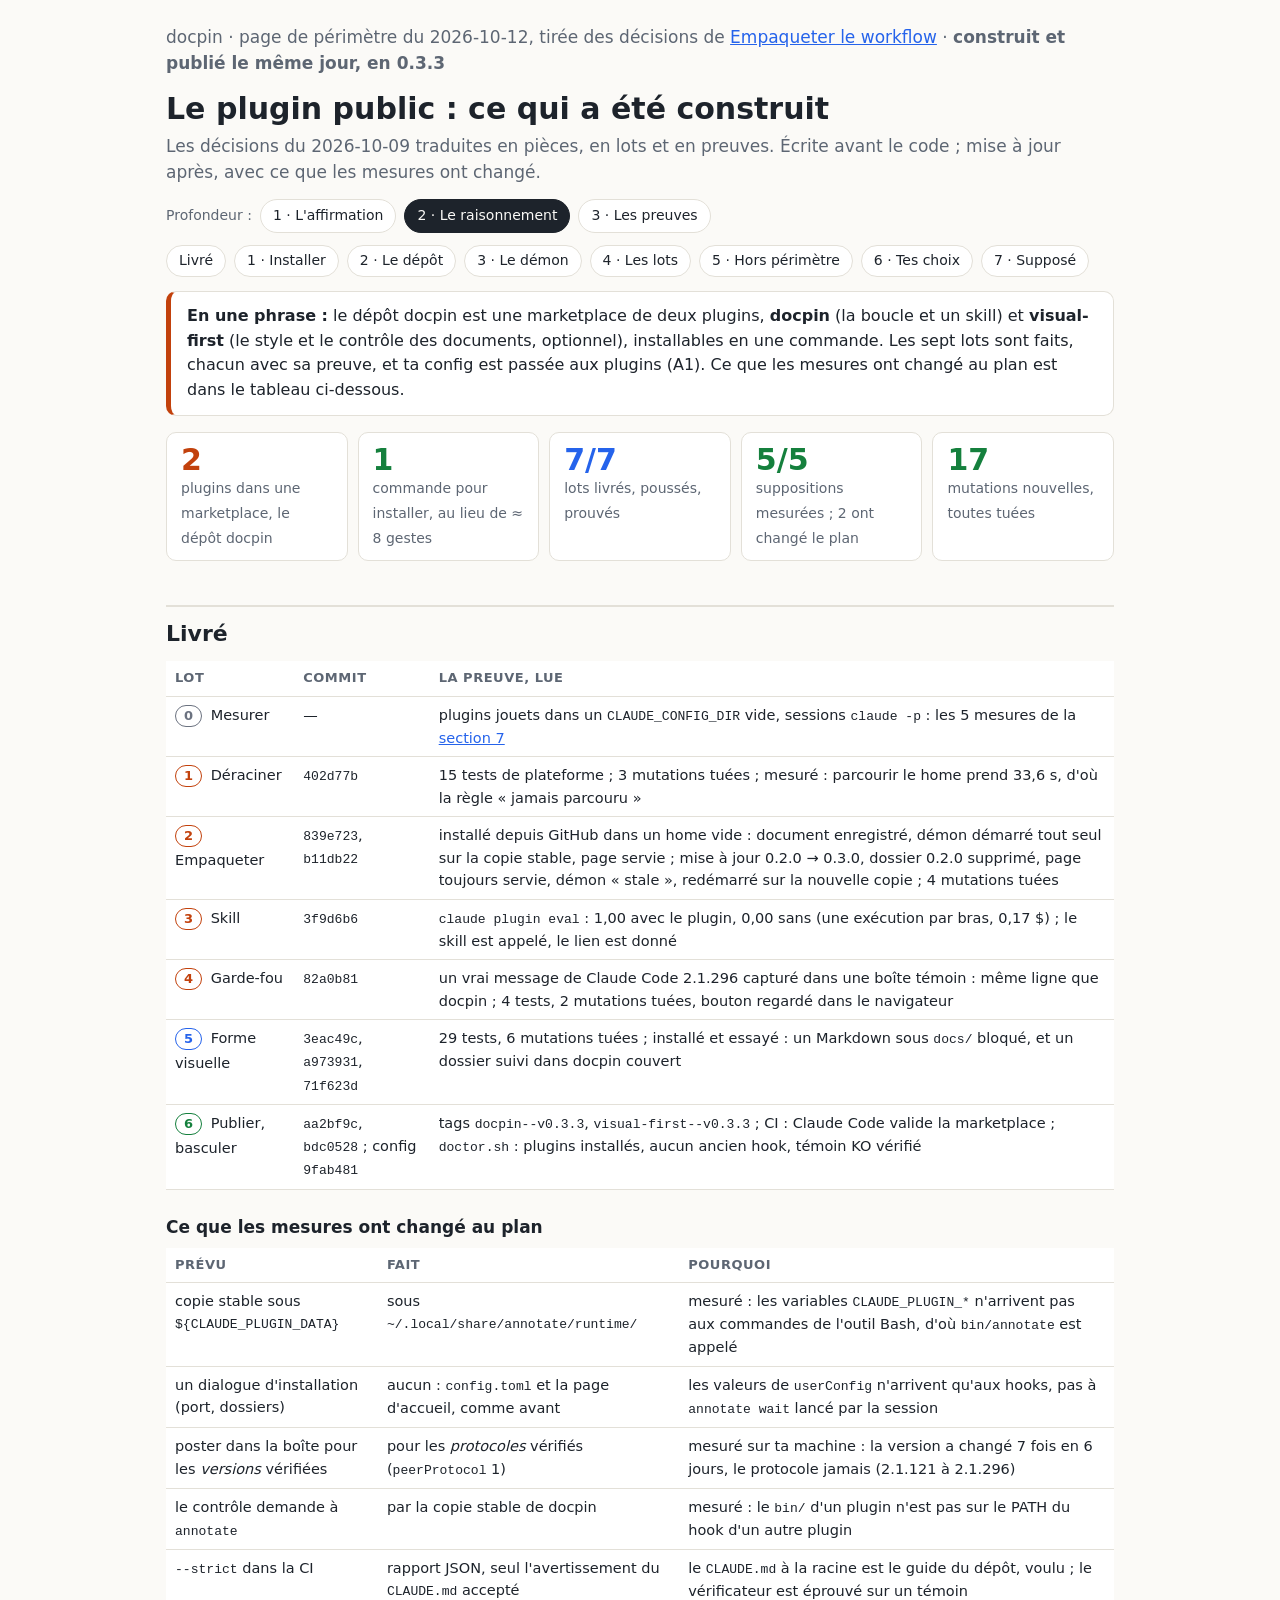
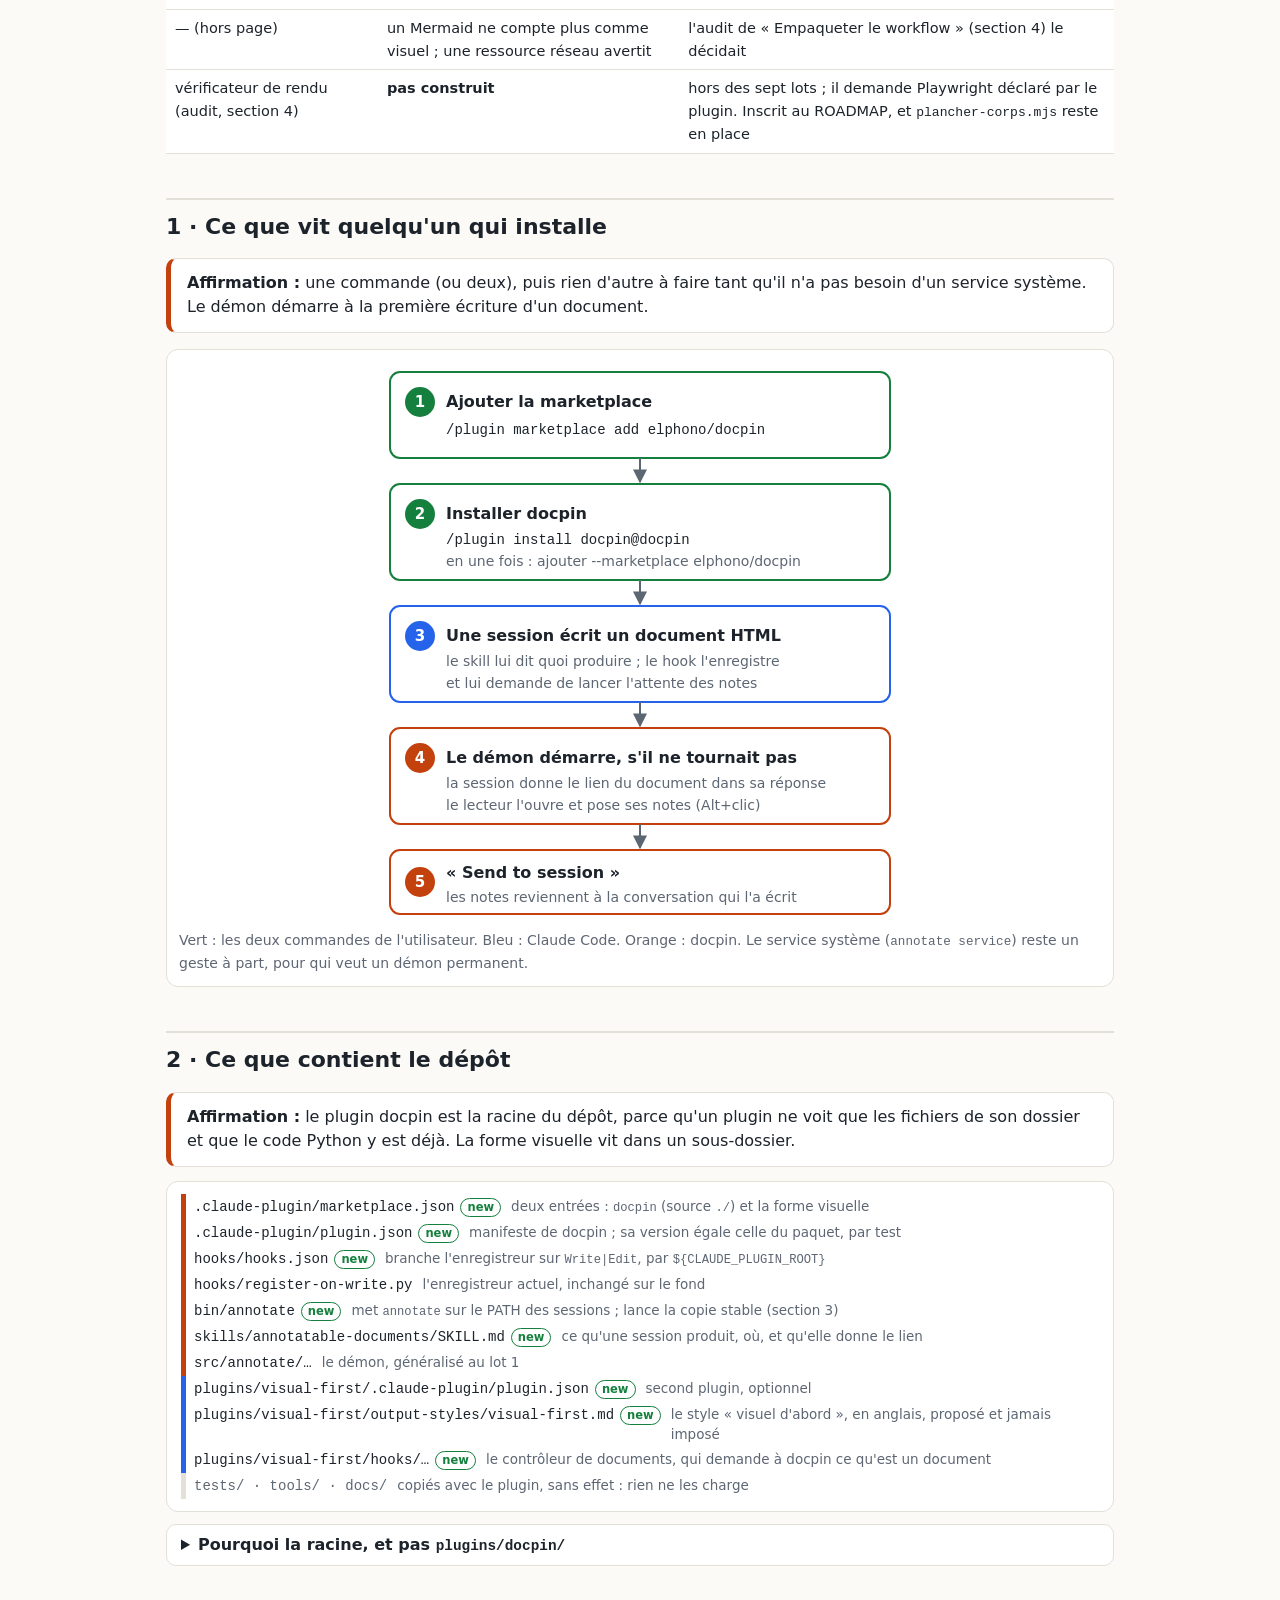
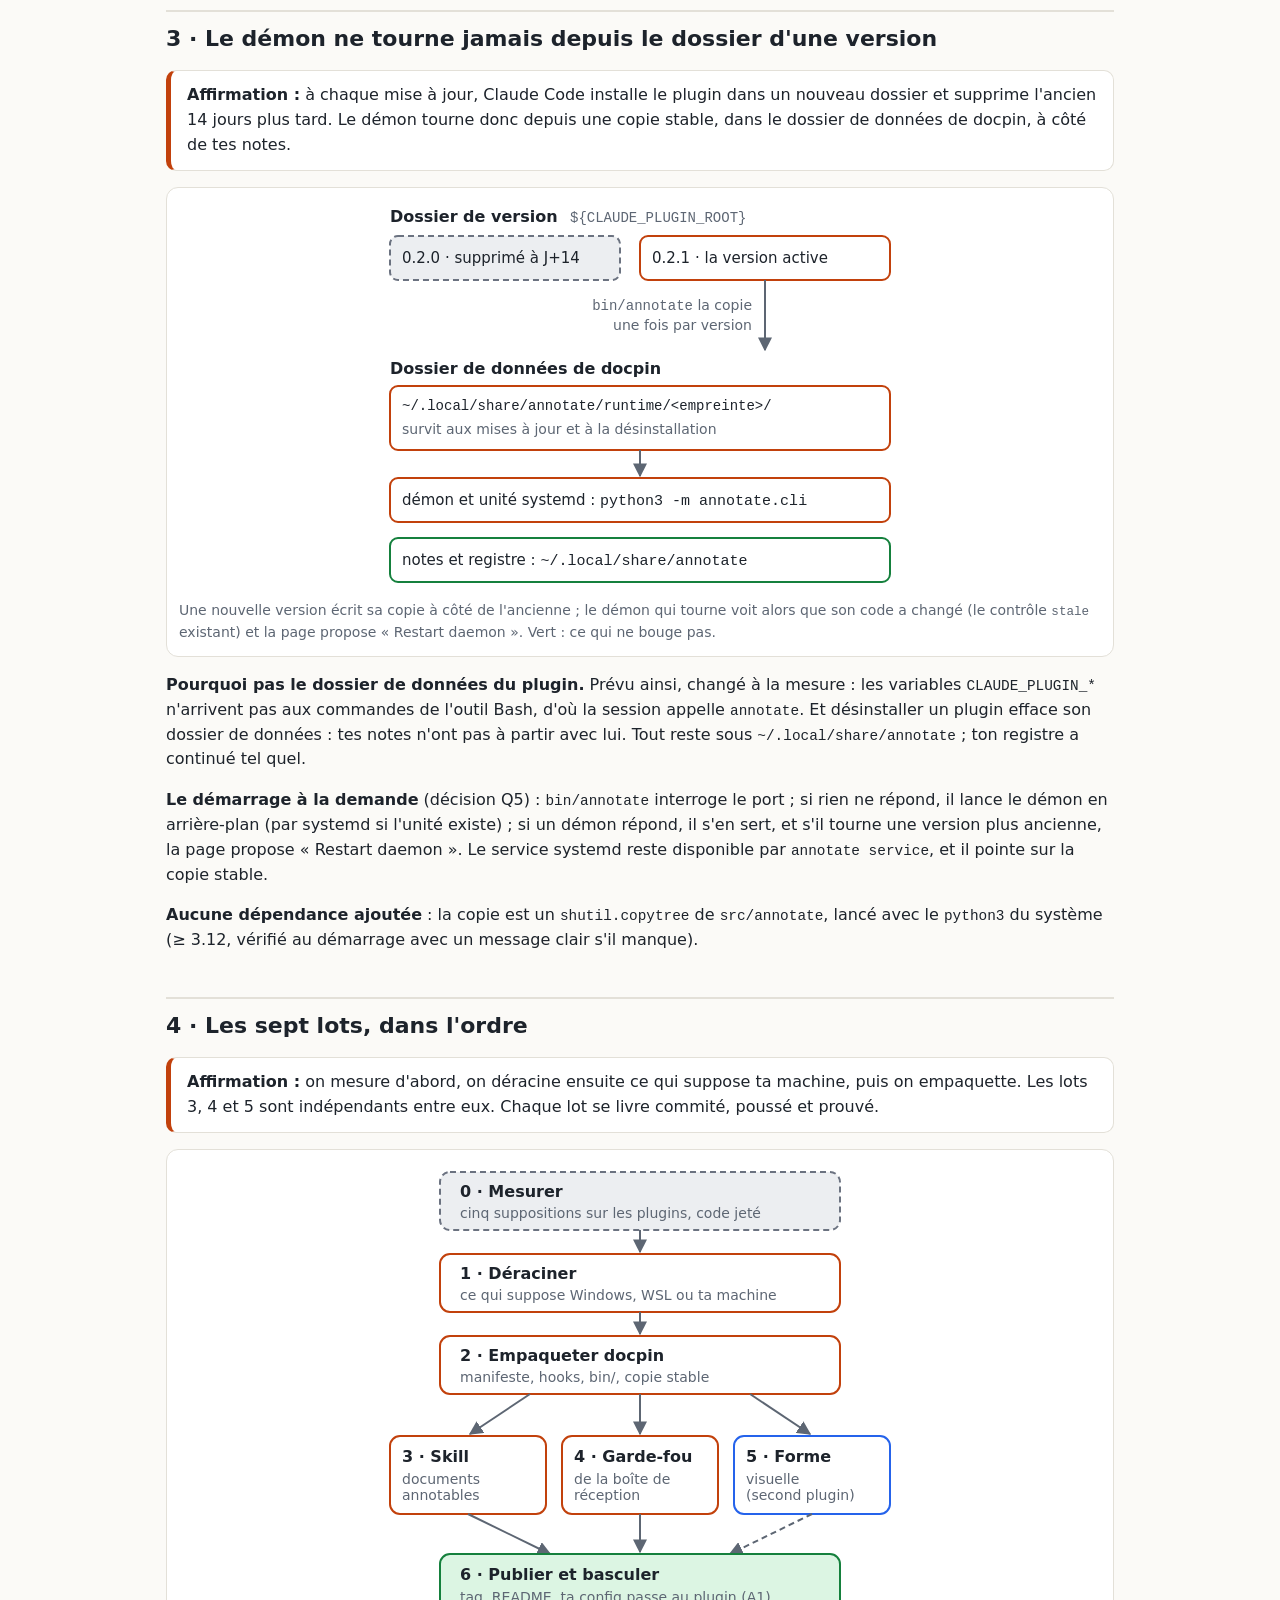
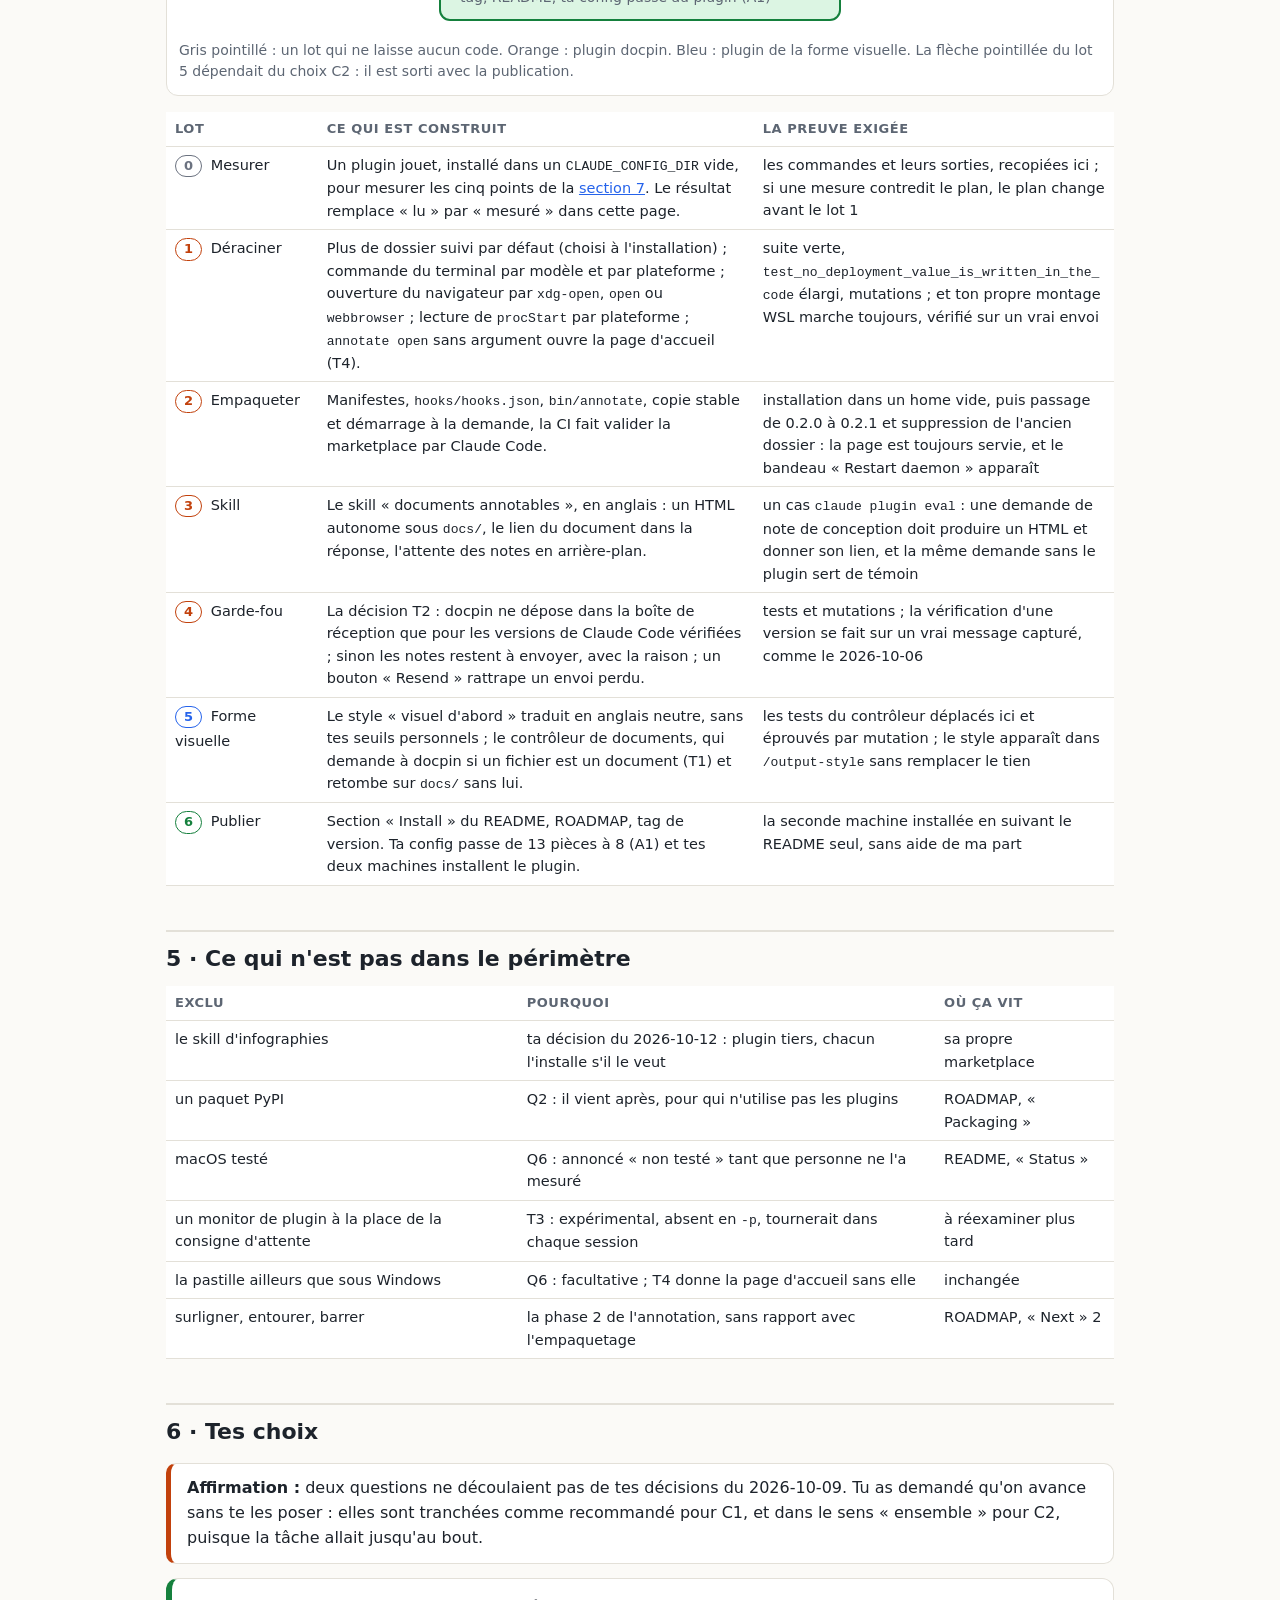
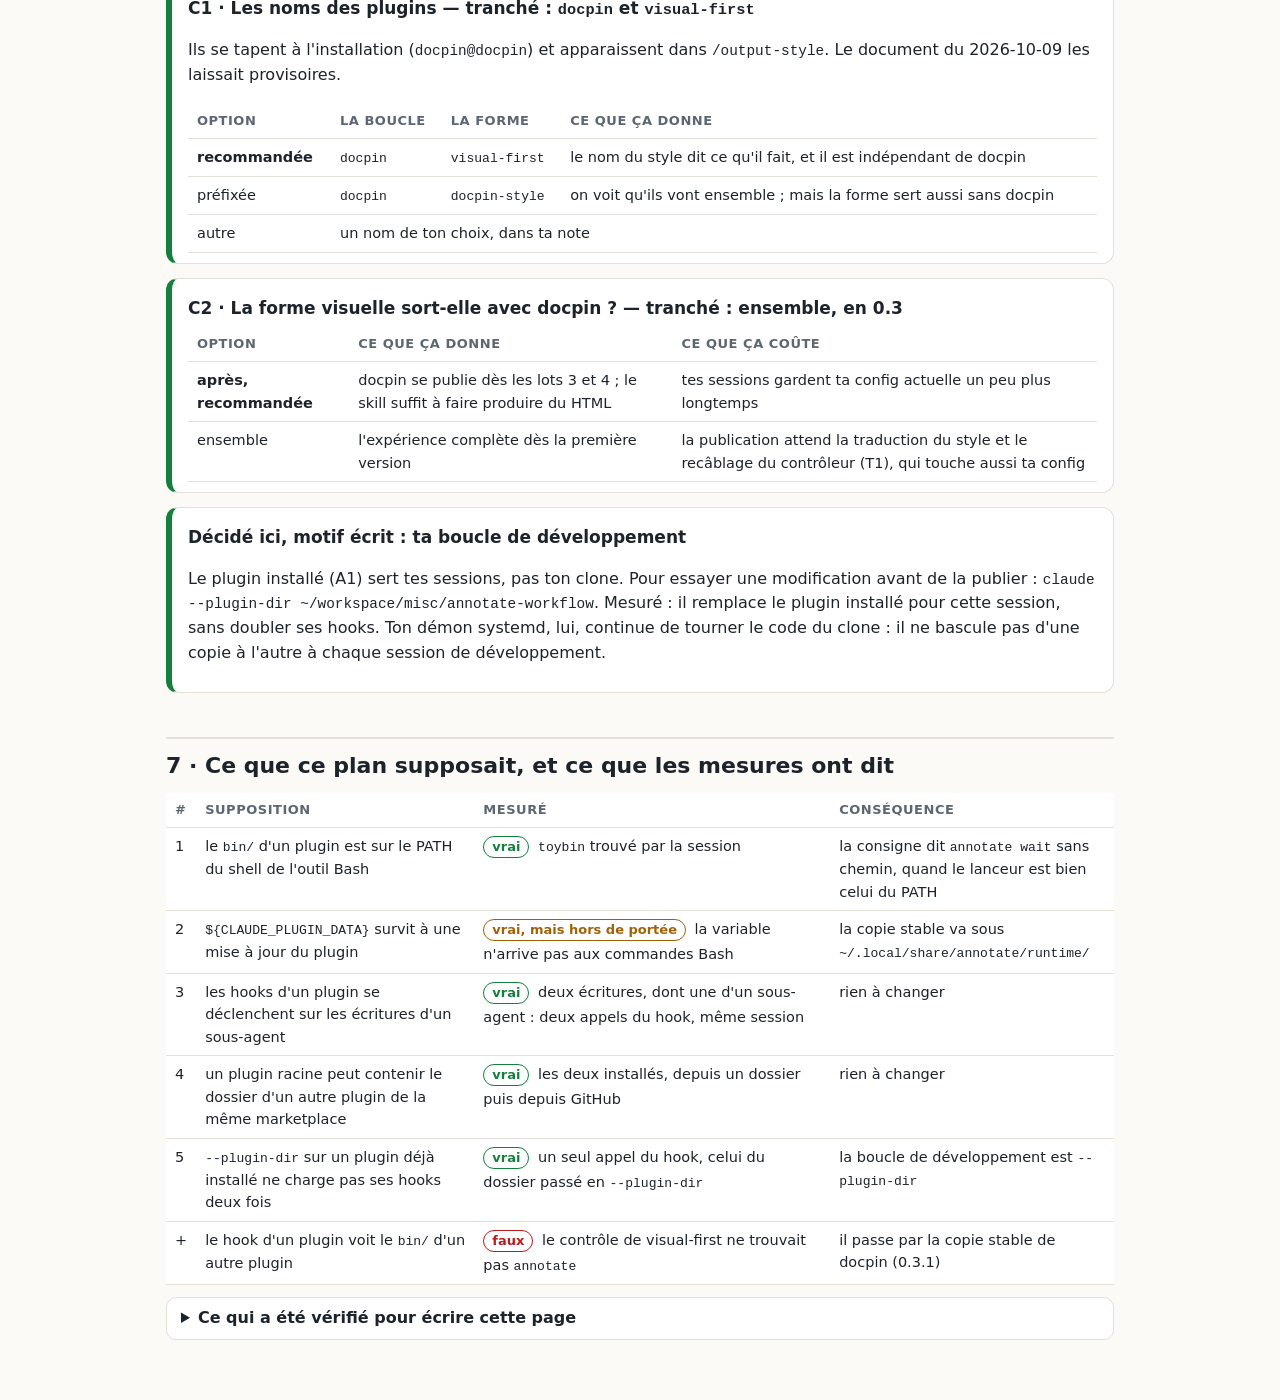
<file: docs/2026-10-12-perimetre-du-plugin.html>
<!doctype html>
<html lang="fr">
<head>
<meta charset="utf-8">
<meta name="viewport" content="width=device-width, initial-scale=1">
<meta name="color-scheme" content="light dark">
<title>Périmètre du plugin</title>
<style>
:root {
  --bg: #fbfaf7; --paper: #ffffff; --ink: #1d232b; --muted: #5d6673; --line: #e3e0d8;
  --claude: #2563eb; --claude-soft: #dbe7ff;
  --docpin: #c2410c; --docpin-soft: #ffe6d5;
  --plat: #7c3aed; --plat-soft: #ece3ff;
  --gen: #15803d; --gen-soft: #dcf5e3; --adapt: #a16207; --own: #b91c1c; --unk: #6b7280; --unk-soft: #eceef1;
}
@media (prefers-color-scheme: dark) {
  :root:not([data-theme="light"]) {
    --bg: #15181d; --paper: #1d2128; --ink: #e6e8eb; --muted: #9aa3ae; --line: #313844;
    --claude: #7aa7ff; --claude-soft: #1f2e4d; --docpin: #fb923c; --docpin-soft: #4a2a15;
    --plat: #b79bff; --plat-soft: #2d2350; --gen: #4ade80; --gen-soft: #173a24; --adapt: #fbbf24;
    --own: #f87171; --unk: #9ca3af; --unk-soft: #2a2f37;
  }
}
:root[data-theme="dark"] {
  --bg: #15181d; --paper: #1d2128; --ink: #e6e8eb; --muted: #9aa3ae; --line: #313844;
  --claude: #7aa7ff; --claude-soft: #1f2e4d; --docpin: #fb923c; --docpin-soft: #4a2a15;
  --plat: #b79bff; --plat-soft: #2d2350; --gen: #4ade80; --gen-soft: #173a24; --adapt: #fbbf24;
  --own: #f87171; --unk: #9ca3af; --unk-soft: #2a2f37;
}
* { box-sizing: border-box; }
body { margin: 0; background: var(--bg); color: var(--ink);
  font: 16px/1.55 system-ui, -apple-system, "Segoe UI", sans-serif; }
main { max-width: 980px; margin: 0 auto; padding: 24px 16px 80px; }
h1 { font-size: 30px; line-height: 1.2; margin: 8px 0 6px; }
h2 { font-size: 22px; margin: 44px 0 10px; padding-top: 10px; border-top: 2px solid var(--line); }
h3 { font-size: 17px; margin: 24px 0 8px; }
a { color: var(--claude); }
.lede { color: var(--muted); font-size: 17px; margin: 0 0 14px; }
.levels { display: flex; flex-wrap: wrap; align-items: center; gap: 8px; margin: 14px 0 6px; }
.levels span { color: var(--muted); font-size: 14px; }
.levels button { font: inherit; font-size: 14px; color: var(--ink); background: var(--paper);
  border: 1px solid var(--line); border-radius: 999px; padding: 5px 12px; cursor: pointer; }
.levels button[aria-pressed="true"] { background: var(--ink); color: var(--bg); border-color: var(--ink); }
nav.toc { display: flex; flex-wrap: wrap; gap: 8px; margin: 12px 0 6px; }
nav.toc a { text-decoration: none; color: var(--ink); background: var(--paper); border: 1px solid var(--line);
  border-radius: 999px; padding: 4px 12px; font-size: 14px; }
.verdict { background: var(--paper); border: 1px solid var(--line); border-left: 5px solid var(--docpin);
  border-radius: 10px; padding: 12px 16px; margin: 14px 0; }
.warn { background: var(--paper); border: 1px solid var(--line); border-left: 5px solid var(--own);
  border-radius: 10px; padding: 10px 16px; margin: 14px 0; }
.tiles { display: grid; grid-template-columns: repeat(auto-fit, minmax(150px, 1fr)); gap: 10px; margin: 16px 0; }
.tile { background: var(--paper); border: 1px solid var(--line); border-radius: 10px; padding: 10px 14px; }
.tile b { display: block; font-size: 30px; line-height: 1.1; }
.tile span { color: var(--muted); font-size: 14px; }
.tile.dp b { color: var(--docpin); } .tile.cl b { color: var(--claude); } .tile.ad b { color: var(--adapt); }
.tile.un b { color: var(--unk); } .tile.gn b { color: var(--gen); }
figure { margin: 16px 0; background: var(--paper); border: 1px solid var(--line); border-radius: 12px; padding: 12px; }
figure svg { width: 100%; height: auto; display: block; }
figcaption { color: var(--muted); font-size: 14px; margin-top: 8px; }
.narrowfig svg { max-width: 520px; margin: 0 auto; }
.split { display: grid; gap: 4px 22px; align-items: start; }
@media (min-width: 900px) { .split { grid-template-columns: minmax(0, 1fr) 470px; } }
table { border-collapse: collapse; width: 100%; background: var(--paper); font-size: 14.5px; }
th, td { text-align: left; vertical-align: top; padding: 7px 9px; border-bottom: 1px solid var(--line);
  overflow-wrap: break-word; }
th { font-size: 13px; text-transform: uppercase; letter-spacing: .04em; color: var(--muted); }
table.lots th:nth-child(1) { width: 16%; } table.lots th:nth-child(2) { width: 46%; }
code { font-family: ui-monospace, "Cascadia Code", Menlo, monospace; font-size: .9em; overflow-wrap: anywhere; }
.tag { display: inline-block; font-size: 13px; font-weight: 700; padding: 0 8px; border-radius: 999px;
  border: 1.5px solid currentColor; white-space: nowrap; margin: 0 4px 2px 0; }
.tag.dp { color: var(--docpin); } .tag.cl { color: var(--claude); } .tag.un { color: var(--unk); }
.tag.gn { color: var(--gen); } .tag.ad { color: var(--adapt); } .tag.ow { color: var(--own); }
details { background: var(--paper); border: 1px solid var(--line); border-radius: 10px; padding: 8px 14px; margin: 12px 0; }
summary { cursor: pointer; font-weight: 600; }
pre { white-space: pre-wrap; overflow-wrap: anywhere; background: var(--bg); border: 1px solid var(--line);
  border-radius: 8px; padding: 10px 12px; font-size: 13.5px; line-height: 1.45; }
ul.tight { margin: 6px 0; padding-left: 20px; } ul.tight li { margin: 3px 0; }
/* repository tree */
.tree { background: var(--paper); border: 1px solid var(--line); border-radius: 12px; padding: 12px 14px;
  font-family: ui-monospace, "Cascadia Code", Menlo, monospace; font-size: 14px; line-height: 1.5; }
.tree .row { display: flex; gap: 10px; align-items: baseline; padding: 2px 8px; border-left: 5px solid transparent; }
.tree .row.dp { border-left-color: var(--docpin); } .tree .row.cl { border-left-color: var(--claude); }
.tree .row.ex { border-left-color: var(--line); color: var(--muted); }
.tree .row.new .p::after { content: " new"; font-family: system-ui, sans-serif; font-size: 11.5px; font-weight: 700;
  color: var(--gen); border: 1.5px solid currentColor; border-radius: 999px; padding: 0 6px; margin-left: 6px;
  display: inline-block; white-space: nowrap; }
.tree .p { white-space: pre; flex: 0 0 auto; }
.tree .d { font-family: system-ui, sans-serif; font-size: 13.5px; color: var(--muted); }
@media (max-width: 640px) { .tree .row { flex-direction: column; gap: 0; } .tree .d { padding-left: 2ch; }
  .tree .p { white-space: normal; overflow-wrap: anywhere; }
  /* figures keep a readable body on a phone: they scroll sideways inside their frame */
  figure.narrowfig { overflow-x: auto; } .narrowfig svg { min-width: 500px; } }
.dec { border: 2px solid var(--adapt); border-left-width: 8px; border-radius: 12px;
  padding: 4px 16px 10px; margin: 14px 0; background: var(--paper); }
.dec h3 { margin: 12px 0 6px; }
.dec.done { border: 1px solid var(--line); border-left: 6px solid var(--gen); }
/* svg text: narrow figures are capped at 520 px, drawn at about 1 unit per pixel */
.s14 { font-size: 14px; fill: var(--ink); } .s15 { font-size: 15px; fill: var(--ink); }
.s16b { font-size: 16px; font-weight: 700; fill: var(--ink); }
.mono { font-family: ui-monospace, "Cascadia Code", Menlo, monospace; }
.mut { fill: var(--muted); }
.bn { font-size: 15px; font-weight: 700; fill: var(--paper); }
.box { fill: var(--paper); stroke-width: 2; }
.arr { fill: none; stroke-width: 2; }
.dash { stroke-dasharray: 6 4; }
body[data-level="1"] .l2 { display: none !important; }
@media (max-width: 640px) {
  h1 { font-size: 25px; } body { font-size: 15px; }
  table, thead, tbody, tr, th, td { display: block; }
  thead { display: none; }
  tr { border-bottom: 1px solid var(--line); padding: 8px 0; }
  td { border: none; padding: 2px 10px; }
  td[data-label]::before { content: attr(data-label); display: block; font-size: 12.5px;
    text-transform: uppercase; letter-spacing: .04em; color: var(--muted); }
}
</style>
</head>
<body data-level="2">
<main>
<p class="lede">docpin · page de périmètre du 2026-10-12, tirée des décisions de <a href="empaqueter-le-workflow.html">Empaqueter le workflow</a> · <strong>construit et publié le même jour, en 0.3.3</strong></p>
<h1>Le plugin public : ce qui a été construit</h1>
<p class="lede">Les décisions du 2026-10-09 traduites en pièces, en lots et en preuves. Écrite avant le code ;
mise à jour après, avec ce que les mesures ont changé.</p>

<div class="levels" role="group" aria-label="Profondeur de lecture">
  <span>Profondeur :</span>
  <button type="button" data-level="1" aria-pressed="false">1 · L'affirmation</button>
  <button type="button" data-level="2" aria-pressed="true">2 · Le raisonnement</button>
  <button type="button" data-level="3" aria-pressed="false">3 · Les preuves</button>
</div>

<nav class="toc">
  <a href="#livre">Livré</a>
  <a href="#installer">1 · Installer</a>
  <a href="#depot">2 · Le dépôt</a>
  <a href="#demon">3 · Le démon</a>
  <a href="#lots">4 · Les lots</a>
  <a href="#hors">5 · Hors périmètre</a>
  <a href="#choix">6 · Tes choix</a>
  <a href="#suppose">7 · Supposé</a>
</nav>

<div class="verdict"><strong>En une phrase :</strong> le dépôt docpin est une marketplace de deux plugins,
<strong>docpin</strong> (la boucle et un skill) et <strong>visual-first</strong> (le style et le contrôle des documents,
optionnel), installables en une commande. Les sept lots sont faits, chacun avec sa preuve, et ta config est passée aux
plugins (A1). Ce que les mesures ont changé au plan est dans le tableau ci-dessous.</div>

<div class="tiles">
  <div class="tile dp"><b>2</b><span>plugins dans une marketplace, le dépôt docpin</span></div>
  <div class="tile gn"><b>1</b><span>commande pour installer, au lieu de ≈ 8 gestes</span></div>
  <div class="tile cl"><b>7/7</b><span>lots livrés, poussés, prouvés</span></div>
  <div class="tile gn"><b>5/5</b><span>suppositions mesurées ; 2 ont changé le plan</span></div>
  <div class="tile gn"><b>17</b><span>mutations nouvelles, toutes tuées</span></div>
</div>

<h2 id="livre">Livré</h2>
<table>
<thead><tr><th>Lot</th><th>Commit</th><th>La preuve, lue</th></tr></thead>
<tbody>
<tr><td><span class="tag un">0</span> Mesurer</td><td>—</td><td>plugins jouets dans un <code>CLAUDE_CONFIG_DIR</code> vide, sessions <code>claude -p</code> : les 5 mesures de la <a href="#suppose">section 7</a></td></tr>
<tr><td><span class="tag dp">1</span> Déraciner</td><td><code>402d77b</code></td><td>15 tests de plateforme ; 3 mutations tuées ; mesuré : parcourir le home prend 33,6 s, d'où la règle « jamais parcouru »</td></tr>
<tr><td><span class="tag dp">2</span> Empaqueter</td><td><code>839e723</code>, <code>b11db22</code></td><td>installé depuis GitHub dans un home vide : document enregistré, démon démarré tout seul sur la copie stable, page servie ; mise à jour 0.2.0 → 0.3.0, dossier 0.2.0 supprimé, page toujours servie, démon « stale », redémarré sur la nouvelle copie ; 4 mutations tuées</td></tr>
<tr><td><span class="tag dp">3</span> Skill</td><td><code>3f9d6b6</code></td><td><code>claude plugin eval</code> : 1,00 avec le plugin, 0,00 sans (une exécution par bras, 0,17 $) ; le skill est appelé, le lien est donné</td></tr>
<tr><td><span class="tag dp">4</span> Garde-fou</td><td><code>82a0b81</code></td><td>un vrai message de Claude Code 2.1.296 capturé dans une boîte témoin : même ligne que docpin ; 4 tests, 2 mutations tuées, bouton regardé dans le navigateur</td></tr>
<tr><td><span class="tag cl">5</span> Forme visuelle</td><td><code>3eac49c</code>, <code>a973931</code>, <code>71f623d</code></td><td>29 tests, 6 mutations tuées ; installé et essayé : un Markdown sous <code>docs/</code> bloqué, et un dossier suivi dans docpin couvert</td></tr>
<tr><td><span class="tag gn">6</span> Publier, basculer</td><td><code>aa2bf9c</code>, <code>bdc0528</code> ; config <code>9fab481</code></td><td>tags <code>docpin--v0.3.3</code>, <code>visual-first--v0.3.3</code> ; CI : Claude Code valide la marketplace ; <code>doctor.sh</code> : plugins installés, aucun ancien hook, témoin KO vérifié</td></tr>
</tbody>
</table>

<h3>Ce que les mesures ont changé au plan</h3>
<table>
<thead><tr><th>Prévu</th><th>Fait</th><th>Pourquoi</th></tr></thead>
<tbody>
<tr><td>copie stable sous <code>${CLAUDE_PLUGIN_DATA}</code></td><td>sous <code>~/.local/share/annotate/runtime/</code></td><td>mesuré : les variables <code>CLAUDE_PLUGIN_*</code> n'arrivent pas aux commandes de l'outil Bash, d'où <code>bin/annotate</code> est appelé</td></tr>
<tr><td>un dialogue d'installation (port, dossiers)</td><td>aucun : <code>config.toml</code> et la page d'accueil, comme avant</td><td>les valeurs de <code>userConfig</code> n'arrivent qu'aux hooks, pas à <code>annotate wait</code> lancé par la session</td></tr>
<tr><td>poster dans la boîte pour les <em>versions</em> vérifiées</td><td>pour les <em>protocoles</em> vérifiés (<code>peerProtocol</code> 1)</td><td>mesuré sur ta machine : la version a changé 7 fois en 6 jours, le protocole jamais (2.1.121 à 2.1.296)</td></tr>
<tr><td>le contrôle demande à <code>annotate</code></td><td>par la copie stable de docpin</td><td>mesuré : le <code>bin/</code> d'un plugin n'est pas sur le PATH du hook d'un autre plugin</td></tr>
<tr><td><code>--strict</code> dans la CI</td><td>rapport JSON, seul l'avertissement du <code>CLAUDE.md</code> accepté</td><td>le <code>CLAUDE.md</code> à la racine est le guide du dépôt, voulu ; le vérificateur est éprouvé sur un témoin</td></tr>
<tr><td>— (hors page)</td><td>un Mermaid ne compte plus comme visuel ; une ressource réseau avertit</td><td>l'audit de « Empaqueter le workflow » (section 4) le décidait</td></tr>
<tr><td>vérificateur de rendu (audit, section 4)</td><td><strong>pas construit</strong></td><td>hors des sept lots ; il demande Playwright déclaré par le plugin. Inscrit au ROADMAP, et <code>plancher-corps.mjs</code> reste en place</td></tr>
</tbody>
</table>

<!-- ============================================================ 1 -->
<h2 id="installer">1 · Ce que vit quelqu'un qui installe</h2>
<div class="verdict"><strong>Affirmation :</strong> une commande (ou deux), puis rien d'autre à faire tant
qu'il n'a pas besoin d'un service système. Le démon démarre à la première écriture d'un document.</div>

<figure class="narrowfig">
<svg viewBox="0 0 520 560" role="img" aria-label="Cinq étapes, de l'installation au retour des notes">
  <defs>
    <marker id="ah" viewBox="0 0 10 10" refX="9" refY="5" markerWidth="7" markerHeight="7" orient="auto-start-reverse">
      <path d="M0,0 L10,5 L0,10 z" fill="var(--muted)"/></marker>
  </defs>
  <!-- step 1 -->
  <rect class="box" x="10" y="10" width="500" height="86" rx="10" stroke="var(--gen)"/>
  <circle cx="40" cy="40" r="15" fill="var(--gen)"/><text class="bn" x="40" y="45" text-anchor="middle">1</text>
  <text class="s16b" x="66" y="45">Ajouter la marketplace</text>
  <text class="s14 mono" x="66" y="72">/plugin marketplace add elphono/docpin</text>
  <line class="arr" x1="260" y1="96" x2="260" y2="120" stroke="var(--muted)" marker-end="url(#ah)"/>
  <!-- step 2 -->
  <rect class="box" x="10" y="122" width="500" height="96" rx="10" stroke="var(--gen)"/>
  <circle cx="40" cy="152" r="15" fill="var(--gen)"/><text class="bn" x="40" y="157" text-anchor="middle">2</text>
  <text class="s16b" x="66" y="157">Installer docpin</text>
  <text class="s14 mono" x="66" y="182">/plugin install docpin@docpin</text>
  <text class="s14 mut" x="66" y="204">en une fois : ajouter --marketplace elphono/docpin</text>
  <line class="arr" x1="260" y1="218" x2="260" y2="242" stroke="var(--muted)" marker-end="url(#ah)"/>
  <!-- step 3 -->
  <rect class="box" x="10" y="244" width="500" height="96" rx="10" stroke="var(--claude)"/>
  <circle cx="40" cy="274" r="15" fill="var(--claude)"/><text class="bn" x="40" y="279" text-anchor="middle">3</text>
  <text class="s16b" x="66" y="279">Une session écrit un document HTML</text>
  <text class="s14 mut" x="66" y="304">le skill lui dit quoi produire ; le hook l'enregistre</text>
  <text class="s14 mut" x="66" y="326">et lui demande de lancer l'attente des notes</text>
  <line class="arr" x1="260" y1="340" x2="260" y2="364" stroke="var(--muted)" marker-end="url(#ah)"/>
  <!-- step 4 -->
  <rect class="box" x="10" y="366" width="500" height="96" rx="10" stroke="var(--docpin)"/>
  <circle cx="40" cy="396" r="15" fill="var(--docpin)"/><text class="bn" x="40" y="401" text-anchor="middle">4</text>
  <text class="s16b" x="66" y="401">Le démon démarre, s'il ne tournait pas</text>
  <text class="s14 mut" x="66" y="426">la session donne le lien du document dans sa réponse</text>
  <text class="s14 mut" x="66" y="448">le lecteur l'ouvre et pose ses notes (Alt+clic)</text>
  <line class="arr" x1="260" y1="462" x2="260" y2="486" stroke="var(--muted)" marker-end="url(#ah)"/>
  <!-- step 5 -->
  <rect class="box" x="10" y="488" width="500" height="64" rx="10" stroke="var(--docpin)"/>
  <circle cx="40" cy="520" r="15" fill="var(--docpin)"/><text class="bn" x="40" y="525" text-anchor="middle">5</text>
  <text class="s16b" x="66" y="516">« Send to session »</text>
  <text class="s14 mut" x="66" y="540">les notes reviennent à la conversation qui l'a écrit</text>
</svg>
<figcaption>Vert : les deux commandes de l'utilisateur. Bleu : Claude Code. Orange : docpin. Le service
système (<code>annotate service</code>) reste un geste à part, pour qui veut un démon permanent.</figcaption>
</figure>

<!-- ============================================================ 2 -->
<h2 id="depot">2 · Ce que contient le dépôt</h2>
<div class="verdict"><strong>Affirmation :</strong> le plugin docpin est la racine du dépôt, parce qu'un plugin
ne voit que les fichiers de son dossier et que le code Python y est déjà. La forme visuelle vit dans un
sous-dossier.</div>

<div class="tree" role="img" aria-label="Arborescence du dépôt après le travail">
  <div class="row dp new"><span class="p">.claude-plugin/marketplace.json</span><span class="d">deux entrées : <code>docpin</code> (source <code>./</code>) et la forme visuelle</span></div>
  <div class="row dp new"><span class="p">.claude-plugin/plugin.json</span><span class="d">manifeste de docpin ; sa version égale celle du paquet, par test</span></div>
  <div class="row dp new"><span class="p">hooks/hooks.json</span><span class="d">branche l'enregistreur sur <code>Write|Edit</code>, par <code>${CLAUDE_PLUGIN_ROOT}</code></span></div>
  <div class="row dp"><span class="p">hooks/register-on-write.py</span><span class="d">l'enregistreur actuel, inchangé sur le fond</span></div>
  <div class="row dp new"><span class="p">bin/annotate</span><span class="d">met <code>annotate</code> sur le PATH des sessions ; lance la copie stable (section 3)</span></div>
  <div class="row dp new"><span class="p">skills/annotatable-documents/SKILL.md</span><span class="d">ce qu'une session produit, où, et qu'elle donne le lien</span></div>
  <div class="row dp"><span class="p">src/annotate/…</span><span class="d">le démon, généralisé au lot 1</span></div>
  <div class="row cl new"><span class="p">plugins/visual-first/.claude-plugin/plugin.json</span><span class="d">second plugin, optionnel</span></div>
  <div class="row cl new"><span class="p">plugins/visual-first/output-styles/visual-first.md</span><span class="d">le style « visuel d'abord », en anglais, proposé et jamais imposé</span></div>
  <div class="row cl new"><span class="p">plugins/visual-first/hooks/…</span><span class="d">le contrôleur de documents, qui demande à docpin ce qu'est un document</span></div>
  <div class="row ex"><span class="p">tests/ · tools/ · docs/</span><span class="d">copiés avec le plugin, sans effet : rien ne les charge</span></div>
</div>

<details class="l2"><summary>Pourquoi la racine, et pas <code>plugins/docpin/</code></summary>
<p>Claude Code copie le dossier d'un plugin dans son cache ; un fichier hors de ce dossier n'existe pas pour
lui. Mettre docpin dans <code>plugins/docpin/</code> obligerait à y déplacer <code>src/</code>, donc à changer le
<code>pyproject.toml</code>, la CI et tous les chemins du <code>CLAUDE.md</code>. La racine coûte seulement de
copier <code>tests/</code> et <code>docs/</code> en plus, quelques centaines de Ko.</p>
<p>La documentation officielle (page <code>plugins/publish</code>) décrit justement une entrée dont la source est
<code>"./"</code>. Qu'un plugin racine puisse contenir le dossier d'un autre plugin de la même marketplace est
<strong>lu, pas essayé</strong> : c'est la mesure 4 du lot 0.</p>
</details>

<!-- ============================================================ 3 -->
<h2 id="demon">3 · Le démon ne tourne jamais depuis le dossier d'une version</h2>
<div class="verdict"><strong>Affirmation :</strong> à chaque mise à jour, Claude Code installe le plugin dans un
nouveau dossier et supprime l'ancien 14 jours plus tard. Le démon tourne donc depuis une copie stable, dans le
dossier de données de docpin, à côté de tes notes.</div>

<figure class="narrowfig">
<svg viewBox="0 0 520 392" role="img" aria-label="Le dossier de version change, la copie stable non">
  <defs>
    <marker id="ah2" viewBox="0 0 10 10" refX="9" refY="5" markerWidth="7" markerHeight="7" orient="auto-start-reverse">
      <path d="M0,0 L10,5 L0,10 z" fill="var(--muted)"/></marker>
  </defs>
  <text class="s16b" x="10" y="22">Dossier de version</text>
  <text class="s14 mono mut" x="190" y="22">${CLAUDE_PLUGIN_ROOT}</text>
  <rect x="10" y="36" width="230" height="44" rx="8" fill="var(--unk-soft)" stroke="var(--unk)" stroke-width="2" class="dash"/>
  <text class="s15" x="22" y="63">0.2.0 · supprimé à J+14</text>
  <rect class="box" x="260" y="36" width="250" height="44" rx="8" stroke="var(--docpin)"/>
  <text class="s15" x="272" y="63">0.2.1 · la version active</text>
  <line class="arr" x1="385" y1="80" x2="385" y2="150" stroke="var(--muted)" marker-end="url(#ah2)"/>
  <text class="s14 mut" x="372" y="110" text-anchor="end"><tspan class="mono">bin/annotate</tspan> la copie</text>
  <text class="s14 mut" x="372" y="130" text-anchor="end">une fois par version</text>
  <text class="s16b" x="10" y="174">Dossier de données de docpin</text>
  <rect class="box" x="10" y="186" width="500" height="64" rx="8" stroke="var(--docpin)"/>
  <text class="s14 mono" x="22" y="210">~/.local/share/annotate/runtime/&lt;empreinte&gt;/</text>
  <text class="s14 mut" x="22" y="234">survit aux mises à jour et à la désinstallation</text>
  <line class="arr" x1="260" y1="250" x2="260" y2="276" stroke="var(--muted)" marker-end="url(#ah2)"/>
  <rect class="box" x="10" y="278" width="500" height="44" rx="8" stroke="var(--docpin)"/>
  <text class="s15" x="22" y="305">démon et unité systemd : <tspan class="mono">python3 -m annotate.cli</tspan></text>
  <rect class="box" x="10" y="338" width="500" height="44" rx="8" stroke="var(--gen)"/>
  <text class="s15" x="22" y="365">notes et registre : <tspan class="mono">~/.local/share/annotate</tspan></text>
</svg>
<figcaption>Une nouvelle version écrit sa copie à côté de l'ancienne ; le démon qui tourne voit alors que son
code a changé (le contrôle <code>stale</code> existant) et la page propose « Restart daemon ». Vert : ce qui ne
bouge pas.</figcaption>
</figure>
<div>
<p><strong>Pourquoi pas le dossier de données du plugin.</strong> Prévu ainsi, changé à la mesure : les
variables <code>CLAUDE_PLUGIN_*</code> n'arrivent pas aux commandes de l'outil Bash, d'où la session appelle
<code>annotate</code>. Et désinstaller un plugin efface son dossier de données : tes notes n'ont pas à partir avec
lui. Tout reste sous <code>~/.local/share/annotate</code> ; ton registre a continué tel quel.</p>
<p><strong>Le démarrage à la demande</strong> (décision Q5) : <code>bin/annotate</code> interroge le port ; si rien
ne répond, il lance le démon en arrière-plan (par systemd si l'unité existe) ; si un démon répond, il s'en sert,
et s'il tourne une version plus ancienne, la page propose « Restart daemon ». Le service systemd reste disponible par <code>annotate service</code>, et il pointe sur la copie stable.</p>
<p class="l2"><strong>Aucune dépendance ajoutée</strong> : la copie est un <code>shutil.copytree</code> de
<code>src/annotate</code>, lancé avec le <code>python3</code> du système (≥ 3.12, vérifié au démarrage avec un message
clair s'il manque).</p>
</div>

<!-- ============================================================ 4 -->
<h2 id="lots">4 · Les sept lots, dans l'ordre</h2>
<div class="verdict"><strong>Affirmation :</strong> on mesure d'abord, on déracine ensuite ce qui suppose ta
machine, puis on empaquette. Les lots 3, 4 et 5 sont indépendants entre eux. Chaque lot se livre commité,
poussé et prouvé.</div>

<figure class="narrowfig">
<svg viewBox="0 0 520 470" role="img" aria-label="Ordre des lots et leurs dépendances">
  <defs>
    <marker id="ah3" viewBox="0 0 10 10" refX="9" refY="5" markerWidth="7" markerHeight="7" orient="auto-start-reverse">
      <path d="M0,0 L10,5 L0,10 z" fill="var(--muted)"/></marker>
  </defs>
  <rect x="60" y="10" width="400" height="58" rx="10" fill="var(--unk-soft)" stroke="var(--unk)" stroke-width="2" class="dash"/>
  <text class="s16b" x="80" y="35">0 · Mesurer</text>
  <text class="s14 mut" x="80" y="56">cinq suppositions sur les plugins, code jeté</text>
  <line class="arr" x1="260" y1="68" x2="260" y2="90" stroke="var(--muted)" marker-end="url(#ah3)"/>
  <rect class="box" x="60" y="92" width="400" height="58" rx="10" stroke="var(--docpin)"/>
  <text class="s16b" x="80" y="117">1 · Déraciner</text>
  <text class="s14 mut" x="80" y="138">ce qui suppose Windows, WSL ou ta machine</text>
  <line class="arr" x1="260" y1="150" x2="260" y2="172" stroke="var(--muted)" marker-end="url(#ah3)"/>
  <rect class="box" x="60" y="174" width="400" height="58" rx="10" stroke="var(--docpin)"/>
  <text class="s16b" x="80" y="199">2 · Empaqueter docpin</text>
  <text class="s14 mut" x="80" y="220">manifeste, hooks, bin/, copie stable</text>
  <path class="arr" d="M150,232 L 90,272" stroke="var(--muted)" marker-end="url(#ah3)"/>
  <line class="arr" x1="260" y1="232" x2="260" y2="272" stroke="var(--muted)" marker-end="url(#ah3)"/>
  <path class="arr" d="M370,232 L 430,272" stroke="var(--muted)" marker-end="url(#ah3)"/>
  <rect class="box" x="10" y="274" width="156" height="78" rx="10" stroke="var(--docpin)"/>
  <text class="s16b" x="22" y="300">3 · Skill</text>
  <text class="s14 mut" x="22" y="322">documents</text>
  <text class="s14 mut" x="22" y="338">annotables</text>
  <rect class="box" x="182" y="274" width="156" height="78" rx="10" stroke="var(--docpin)"/>
  <text class="s16b" x="194" y="300">4 · Garde-fou</text>
  <text class="s14 mut" x="194" y="322">de la boîte de</text>
  <text class="s14 mut" x="194" y="338">réception</text>
  <rect class="box" x="354" y="274" width="156" height="78" rx="10" stroke="var(--claude)"/>
  <text class="s16b" x="366" y="300">5 · Forme</text>
  <text class="s14 mut" x="366" y="322">visuelle</text>
  <text class="s14 mut" x="366" y="338">(second plugin)</text>
  <path class="arr" d="M88,352 L 170,392" stroke="var(--muted)" marker-end="url(#ah3)"/>
  <line class="arr" x1="260" y1="352" x2="260" y2="390" stroke="var(--muted)" marker-end="url(#ah3)"/>
  <path class="arr" d="M432,352 L 350,392" stroke="var(--muted)" marker-end="url(#ah3)" stroke-dasharray="6 4"/>
  <rect x="60" y="392" width="400" height="66" rx="10" fill="var(--gen-soft)" stroke="var(--gen)" stroke-width="2"/>
  <text class="s16b" x="80" y="418">6 · Publier et basculer</text>
  <text class="s14 mut" x="80" y="440">tag, README, ta config passe au plugin (A1)</text>
</svg>
<figcaption>Gris pointillé : un lot qui ne laisse aucun code. Orange : plugin docpin. Bleu : plugin de la forme
visuelle. La flèche pointillée du lot 5 dépendait du choix C2 : il est sorti avec la publication.</figcaption>
</figure>

<table class="lots">
<thead><tr><th>Lot</th><th>Ce qui est construit</th><th>La preuve exigée</th></tr></thead>
<tbody>
<tr><td><span class="tag un">0</span> Mesurer</td>
<td>Un plugin jouet, installé dans un <code>CLAUDE_CONFIG_DIR</code> vide, pour mesurer les cinq points de la
<a href="#suppose">section 7</a>. Le résultat remplace « lu » par « mesuré » dans cette page.</td>
<td>les commandes et leurs sorties, recopiées ici ; si une mesure contredit le plan, le plan change avant le lot 1</td></tr>
<tr><td><span class="tag dp">1</span> Déraciner</td>
<td>Plus de dossier suivi par défaut (choisi à l'installation) ; commande du terminal par modèle et par plateforme ;
ouverture du navigateur par <code>xdg-open</code>, <code>open</code> ou <code>webbrowser</code> ; lecture de
<code>procStart</code> par plateforme ; <code>annotate open</code> sans argument ouvre la page d'accueil (T4).</td>
<td>suite verte, <code>test_no_deployment_value_is_written_in_the_code</code> élargi, mutations ; et ton propre
montage WSL marche toujours, vérifié sur un vrai envoi</td></tr>
<tr><td><span class="tag dp">2</span> Empaqueter</td>
<td>Manifestes, <code>hooks/hooks.json</code>, <code>bin/annotate</code>, copie stable et démarrage à la demande,
la CI fait valider la marketplace par Claude Code.</td>
<td>installation dans un home vide, puis passage de 0.2.0 à 0.2.1 et suppression de l'ancien dossier : la page
est toujours servie, et le bandeau « Restart daemon » apparaît</td></tr>
<tr><td><span class="tag dp">3</span> Skill</td>
<td>Le skill « documents annotables », en anglais : un HTML autonome sous <code>docs/</code>, le lien du document
dans la réponse, l'attente des notes en arrière-plan.</td>
<td>un cas <code>claude plugin eval</code> : une demande de note de conception doit produire un HTML et donner son
lien, et la même demande sans le plugin sert de témoin</td></tr>
<tr><td><span class="tag dp">4</span> Garde-fou</td>
<td>La décision T2 : docpin ne dépose dans la boîte de réception que pour les versions de Claude Code vérifiées ;
sinon les notes restent à envoyer, avec la raison ; un bouton « Resend » rattrape un envoi perdu.</td>
<td>tests et mutations ; la vérification d'une version se fait sur un vrai message capturé, comme le 2026-10-06</td></tr>
<tr><td><span class="tag cl">5</span> Forme visuelle</td>
<td>Le style « visuel d'abord » traduit en anglais neutre, sans tes seuils personnels ; le contrôleur de documents,
qui demande à docpin si un fichier est un document (T1) et retombe sur <code>docs/</code> sans lui.</td>
<td>les tests du contrôleur déplacés ici et éprouvés par mutation ; le style apparaît dans
<code>/output-style</code> sans remplacer le tien</td></tr>
<tr><td><span class="tag gn">6</span> Publier</td>
<td>Section « Install » du README, ROADMAP, tag de version. Ta config passe de 13 pièces à 8 (A1) et tes deux
machines installent le plugin.</td>
<td>la seconde machine installée en suivant le README seul, sans aide de ma part</td></tr>
</tbody>
</table>

<!-- ============================================================ 5 -->
<h2 id="hors">5 · Ce qui n'est pas dans le périmètre</h2>
<table>
<thead><tr><th>Exclu</th><th>Pourquoi</th><th>Où ça vit</th></tr></thead>
<tbody>
<tr><td>le skill d'infographies</td><td>ta décision du 2026-10-12 : plugin tiers, chacun l'installe s'il le veut</td><td>sa propre marketplace</td></tr>
<tr><td>un paquet PyPI</td><td>Q2 : il vient après, pour qui n'utilise pas les plugins</td><td>ROADMAP, « Packaging »</td></tr>
<tr><td>macOS testé</td><td>Q6 : annoncé « non testé » tant que personne ne l'a mesuré</td><td>README, « Status »</td></tr>
<tr><td>un monitor de plugin à la place de la consigne d'attente</td><td>T3 : expérimental, absent en <code>-p</code>, tournerait dans chaque session</td><td>à réexaminer plus tard</td></tr>
<tr><td>la pastille ailleurs que sous Windows</td><td>Q6 : facultative ; T4 donne la page d'accueil sans elle</td><td>inchangée</td></tr>
<tr><td>surligner, entourer, barrer</td><td>la phase 2 de l'annotation, sans rapport avec l'empaquetage</td><td>ROADMAP, « Next » 2</td></tr>
</tbody>
</table>

<!-- ============================================================ 6 -->
<h2 id="choix">6 · Tes choix</h2>
<div class="verdict"><strong>Affirmation :</strong> deux questions ne découlaient pas de tes décisions du 2026-10-09.
Tu as demandé qu'on avance sans te les poser : elles sont tranchées comme recommandé pour C1, et dans le sens
« ensemble » pour C2, puisque la tâche allait jusqu'au bout.</div>

<div class="dec done">
<h3>C1 · Les noms des plugins — tranché : <code>docpin</code> et <code>visual-first</code></h3>
<p>Ils se tapent à l'installation (<code>docpin@docpin</code>) et apparaissent dans <code>/output-style</code>. Le
document du 2026-10-09 les laissait provisoires.</p>
<table>
<thead><tr><th>Option</th><th>La boucle</th><th>La forme</th><th>Ce que ça donne</th></tr></thead>
<tbody>
<tr><td><strong>recommandée</strong></td><td><code>docpin</code></td><td><code>visual-first</code></td><td>le nom du style dit ce qu'il fait, et il est indépendant de docpin</td></tr>
<tr><td>préfixée</td><td><code>docpin</code></td><td><code>docpin-style</code></td><td>on voit qu'ils vont ensemble ; mais la forme sert aussi sans docpin</td></tr>
<tr><td>autre</td><td colspan="3">un nom de ton choix, dans ta note</td></tr>
</tbody>
</table>
</div>

<div class="dec done">
<h3>C2 · La forme visuelle sort-elle avec docpin ? — tranché : ensemble, en 0.3</h3>
<table>
<thead><tr><th>Option</th><th>Ce que ça donne</th><th>Ce que ça coûte</th></tr></thead>
<tbody>
<tr><td><strong>après, recommandée</strong></td><td>docpin se publie dès les lots 3 et 4 ; le skill suffit à faire produire du HTML</td>
<td>tes sessions gardent ta config actuelle un peu plus longtemps</td></tr>
<tr><td>ensemble</td><td>l'expérience complète dès la première version</td>
<td>la publication attend la traduction du style et le recâblage du contrôleur (T1), qui touche aussi ta config</td></tr>
</tbody>
</table>
</div>

<div class="dec done">
<h3>Décidé ici, motif écrit : ta boucle de développement</h3>
<p>Le plugin installé (A1) sert tes sessions, pas ton clone. Pour essayer une modification avant de la publier :
<code>claude --plugin-dir ~/workspace/misc/annotate-workflow</code>. Mesuré : il remplace le plugin installé pour
cette session, sans doubler ses hooks. Ton démon systemd, lui, continue de tourner le code du clone : il ne bascule
pas d'une copie à l'autre à chaque session de développement.</p>
</div>

<!-- ============================================================ 7 -->
<h2 id="suppose">7 · Ce que ce plan supposait, et ce que les mesures ont dit</h2>
<table>
<thead><tr><th>#</th><th>Supposition</th><th>Mesuré</th><th>Conséquence</th></tr></thead>
<tbody>
<tr><td>1</td><td>le <code>bin/</code> d'un plugin est sur le PATH du shell de l'outil Bash</td><td><span class="tag gn">vrai</span> <code>toybin</code> trouvé par la session</td><td>la consigne dit <code>annotate wait</code> sans chemin, quand le lanceur est bien celui du PATH</td></tr>
<tr><td>2</td><td><code>${CLAUDE_PLUGIN_DATA}</code> survit à une mise à jour du plugin</td><td><span class="tag ad">vrai, mais hors de portée</span> la variable n'arrive pas aux commandes Bash</td><td>la copie stable va sous <code>~/.local/share/annotate/runtime/</code></td></tr>
<tr><td>3</td><td>les hooks d'un plugin se déclenchent sur les écritures d'un sous-agent</td><td><span class="tag gn">vrai</span> deux écritures, dont une d'un sous-agent : deux appels du hook, même session</td><td>rien à changer</td></tr>
<tr><td>4</td><td>un plugin racine peut contenir le dossier d'un autre plugin de la même marketplace</td><td><span class="tag gn">vrai</span> les deux installés, depuis un dossier puis depuis GitHub</td><td>rien à changer</td></tr>
<tr><td>5</td><td><code>--plugin-dir</code> sur un plugin déjà installé ne charge pas ses hooks deux fois</td><td><span class="tag gn">vrai</span> un seul appel du hook, celui du dossier passé en <code>--plugin-dir</code></td><td>la boucle de développement est <code>--plugin-dir</code></td></tr>
<tr><td>+</td><td>le hook d'un plugin voit le <code>bin/</code> d'un autre plugin</td><td><span class="tag ow">faux</span> le contrôle de visual-first ne trouvait pas <code>annotate</code></td><td>il passe par la copie stable de docpin (0.3.1)</td></tr>
</tbody>
</table>
<details class="proof"><summary>Ce qui a été vérifié pour écrire cette page</summary>
<ul class="tight">
<li><code>claude --version</code> → <code>2.1.296</code> ; <code>claude plugin --help</code> liste <code>validate</code>
(avec <code>--strict</code> pour la CI), <code>install</code>, <code>update</code>, <code>eval</code>, <code>tag</code> ;
<code>claude --help</code> liste <code>--plugin-dir</code>.</li>
<li>Les décisions citées (Q1 à Q9, T1 à T4, A1) sont lues dans <code>docs/empaqueter-le-workflow.html</code>,
section 11, telles que commitées.</li>
<li>Mesures faites le 2026-10-12 dans des dossiers de config Claude et des homes vides, sur Claude Code 2.1.296,
avec des sessions <code>claude -p --model haiku</code> ; les copies d'identifiants qu'elles demandaient ont été
effacées ensuite.</li>
</ul>
</details>
</main>
<script>
(function () {
  var body = document.body;
  var buttons = document.querySelectorAll('.levels button');
  function setLevel(level) {
    body.setAttribute('data-level', level);
    buttons.forEach(function (b) { b.setAttribute('aria-pressed', b.dataset.level === level ? 'true' : 'false'); });
    document.querySelectorAll('details.proof, details.l2').forEach(function (d) { d.open = level === '3'; });
  }
  buttons.forEach(function (b) { b.addEventListener('click', function () { setLevel(b.dataset.level); }); });
  // Stacked tables on narrow screens: each cell carries its column name.
  document.querySelectorAll('table').forEach(function (t) {
    var heads = Array.prototype.map.call(t.querySelectorAll('thead th'), function (h) { return h.textContent.trim(); });
    t.querySelectorAll('tbody tr').forEach(function (r) {
      Array.prototype.forEach.call(r.children, function (c, i) { if (heads[i]) { c.setAttribute('data-label', heads[i]); } });
    });
  });
})();
</script>
</body>
</html>
</file>
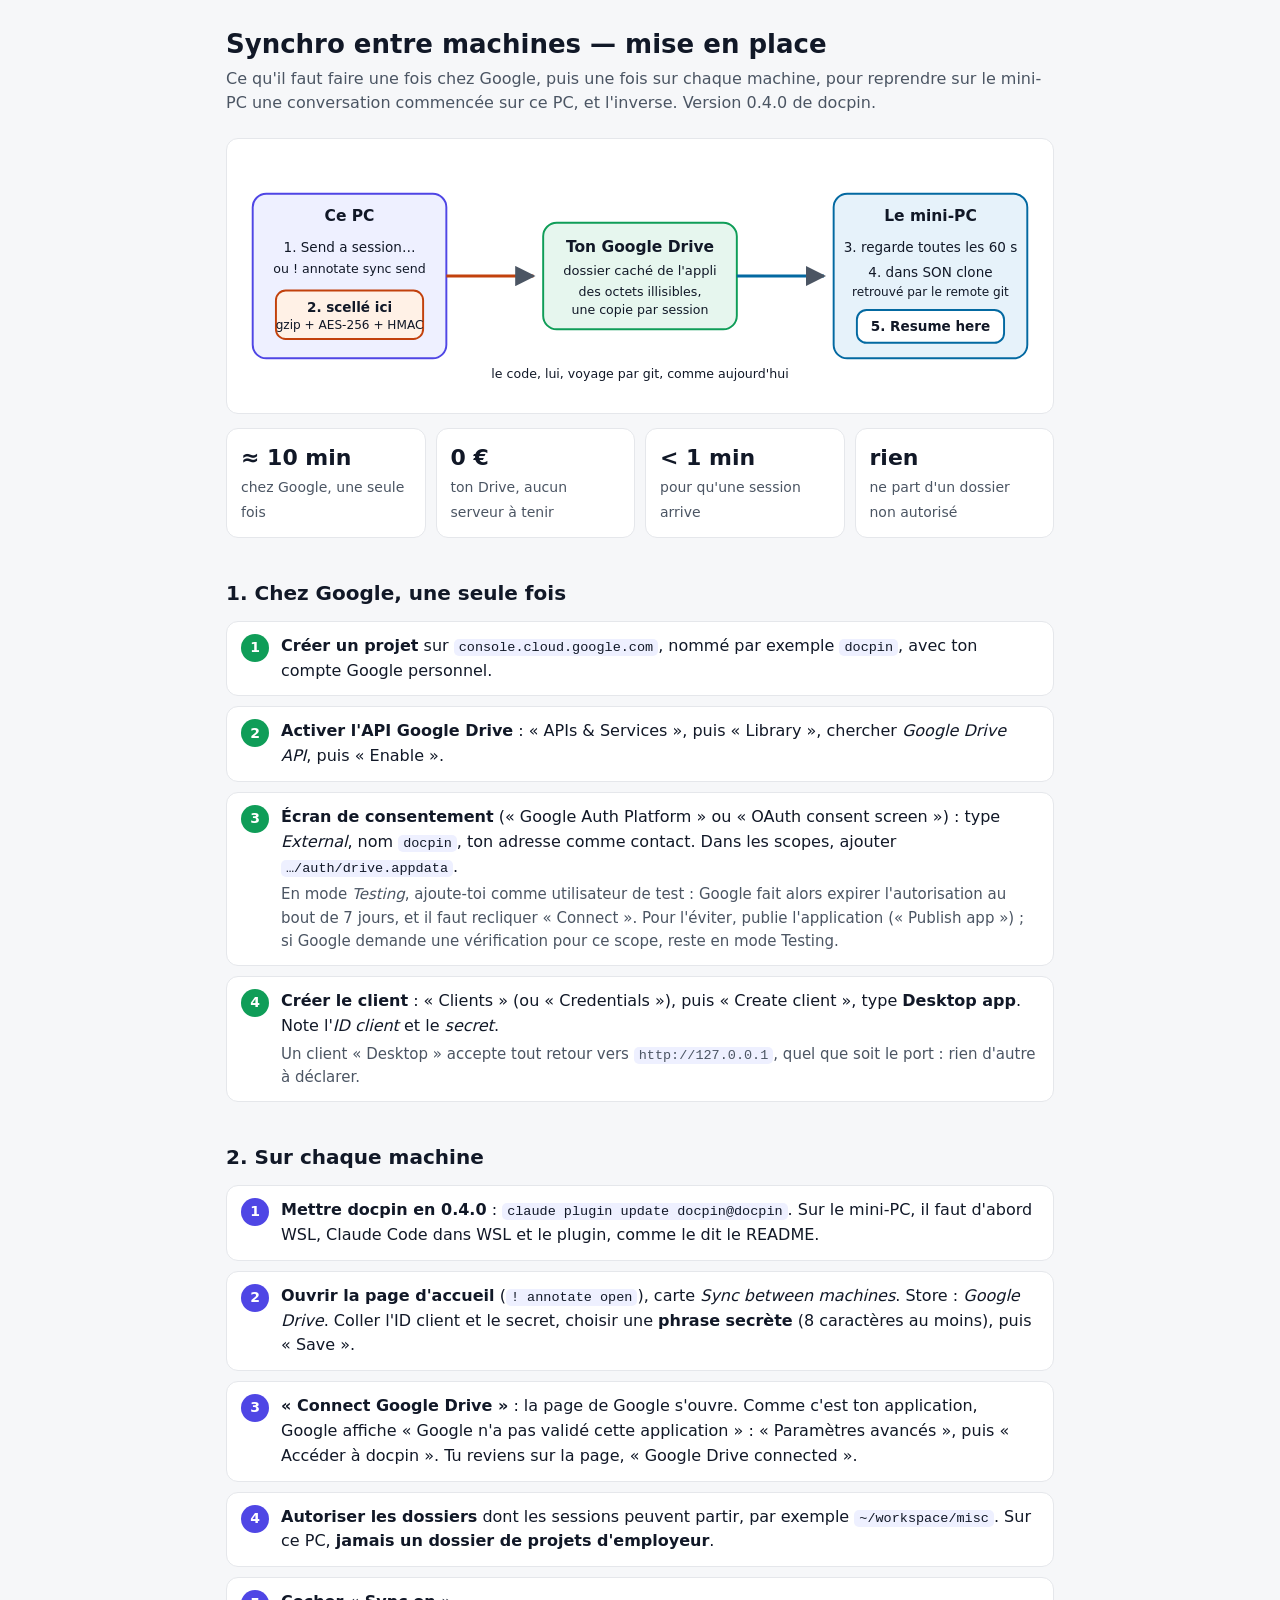
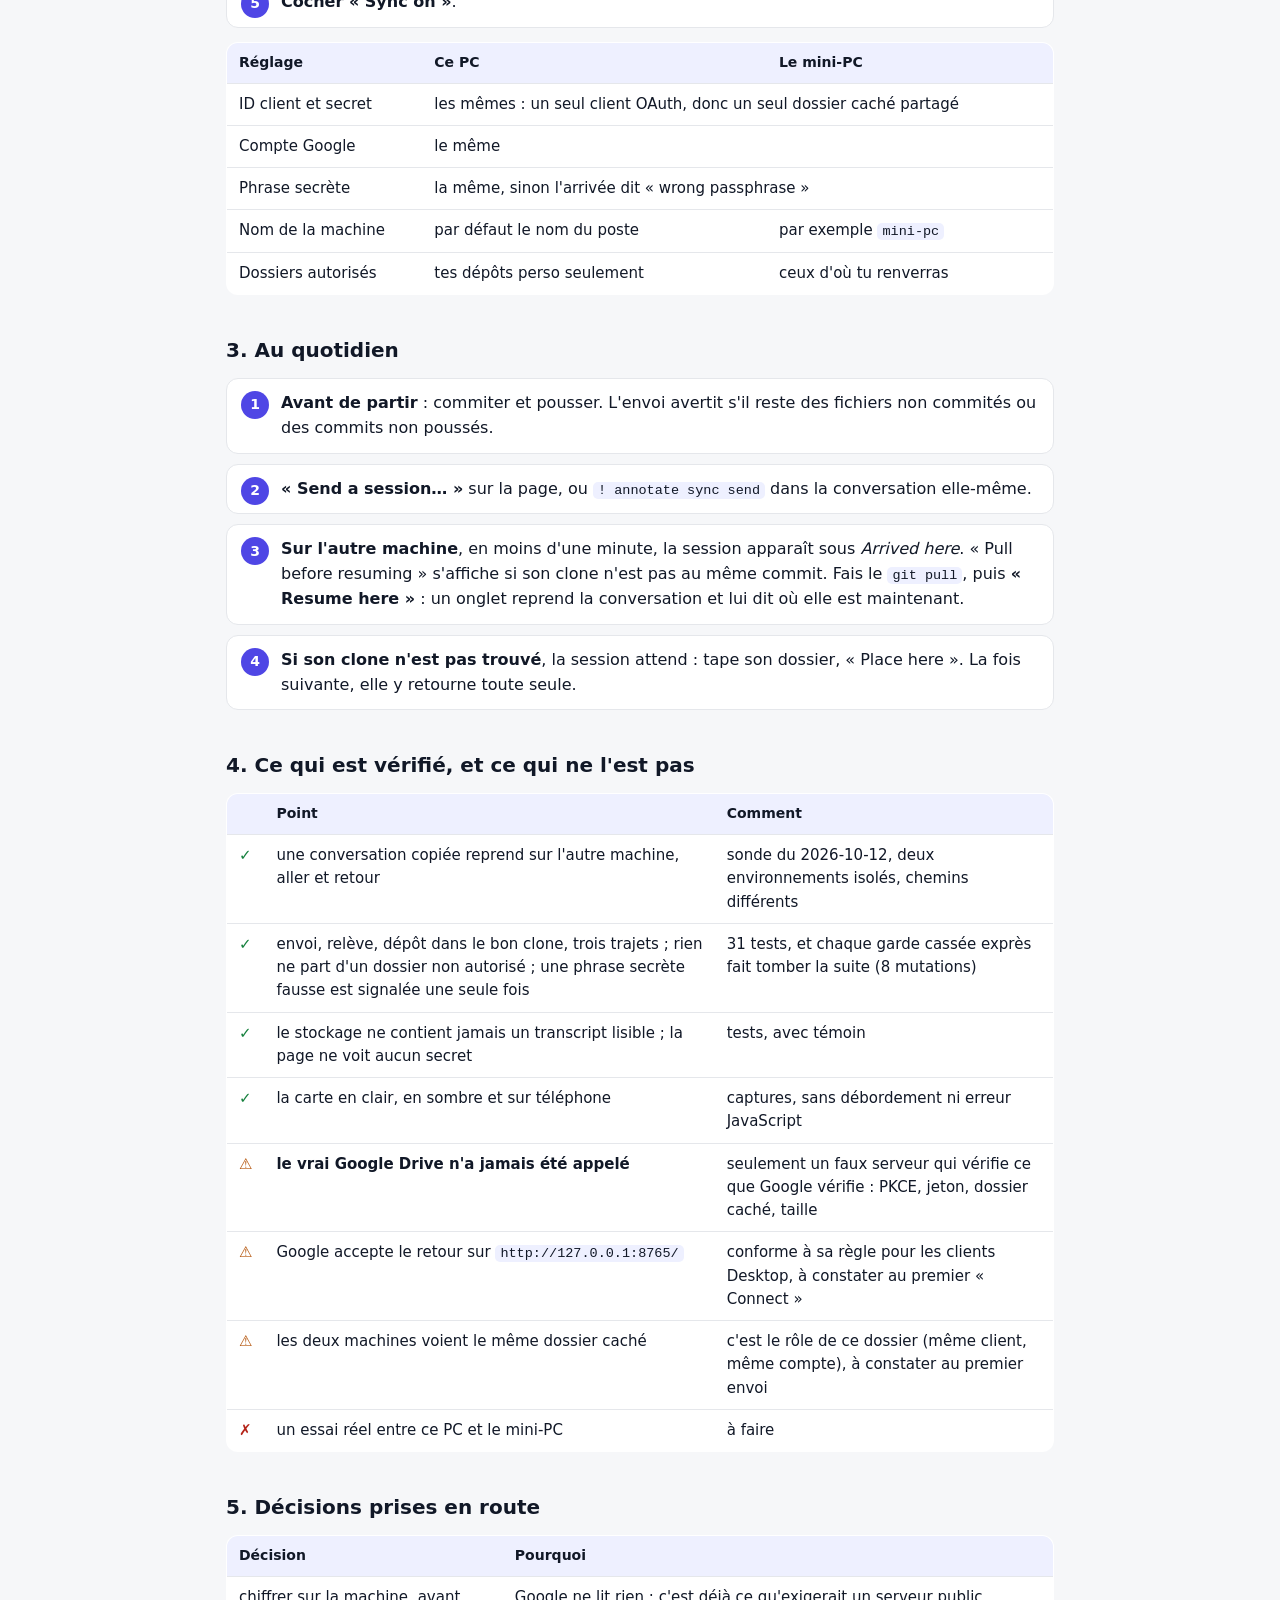
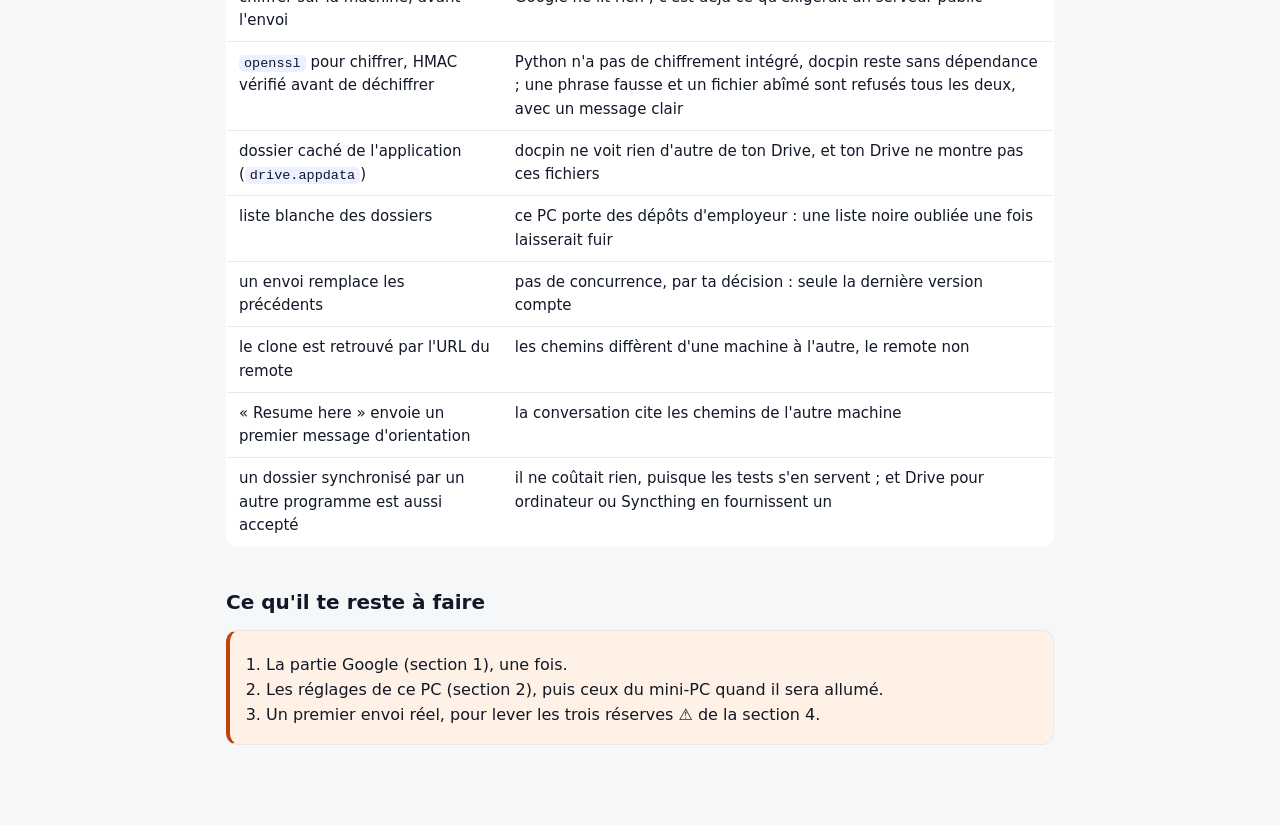
<file: docs/2026-10-13-synchro-entre-machines.html>
<!doctype html>
<html lang="fr">
<head>
<meta charset="utf-8">
<meta name="viewport" content="width=device-width, initial-scale=1">
<title>Synchro entre machines — mise en place</title>
<style>
  :root {
    color-scheme: light dark;
    --page: #f6f7f9; --paper: #ffffff; --ink: #111827; --muted: #4b5563; --line: #e5e7eb;
    --a: #4f46e5; --a-soft: #eef0ff; --drive: #0f9d58; --drive-soft: #e6f6ee;
    --seal: #c2410c; --seal-soft: #fff1e6; --b: #0369a1; --b-soft: #e6f2fa;
    --ok: #15803d; --warn: #b45309; --no: #b42318;
  }
  @media (prefers-color-scheme: dark) {
    :root {
      --page: #0d1015; --paper: #161a21; --ink: #e7eaf0; --muted: #a3acb9; --line: #2a313c;
      --a: #818cf8; --a-soft: rgba(129,140,248,.14); --drive: #34d399; --drive-soft: rgba(52,211,153,.12);
      --seal: #fb923c; --seal-soft: rgba(251,146,60,.13); --b: #38bdf8; --b-soft: rgba(56,189,248,.12);
      --ok: #4ade80; --warn: #fbbf24; --no: #f87171;
    }
  }
  * { box-sizing: border-box; }
  body { margin: 0; background: var(--page); color: var(--ink);
         font: 16px/1.55 system-ui, -apple-system, "Segoe UI", Roboto, sans-serif; }
  main { max-width: 860px; margin: 0 auto; padding: 28px 16px 80px; }
  h1 { font-size: 26px; line-height: 1.25; margin: 0 0 6px; }
  h2 { font-size: 20px; margin: 40px 0 12px; }
  .lead { color: var(--muted); margin: 0 0 22px; }
  .card { background: var(--paper); border: 1px solid var(--line); border-radius: 12px; padding: 16px; }
  svg { width: 100%; height: auto; display: block; }
  svg.narrow { display: none; max-width: 360px; margin: 0 auto; }
  @media (max-width: 600px) { svg.wide { display: none; } svg.narrow { display: block; } }
  svg text { font-family: system-ui, -apple-system, "Segoe UI", Roboto, sans-serif; fill: var(--ink); }
  .tiles { display: grid; grid-template-columns: repeat(auto-fit, minmax(170px, 1fr)); gap: 10px; margin: 14px 0 0; }
  .tile { background: var(--paper); border: 1px solid var(--line); border-radius: 12px; padding: 12px 14px; }
  .tile b { display: block; font-size: 22px; }
  .tile span { font-size: 14px; color: var(--muted); }
  ol.route { list-style: none; counter-reset: step; padding: 0; margin: 0; display: grid; gap: 10px; }
  ol.route > li { counter-increment: step; position: relative; padding: 12px 14px 12px 54px;
                  background: var(--paper); border: 1px solid var(--line); border-radius: 12px; }
  ol.route > li::before { content: counter(step); position: absolute; left: 14px; top: 12px;
                          width: 28px; height: 28px; border-radius: 50%; display: grid; place-items: center;
                          background: var(--drive); color: #fff; font-weight: 700; font-size: 14px; }
  ol.route.machine > li::before { background: var(--a); }
  li p { margin: 4px 0 0; color: var(--muted); font-size: 15px; }
  code { font: 13.5px ui-monospace, "Cascadia Code", Consolas, monospace; background: var(--a-soft);
         padding: 1px 5px; border-radius: 5px; overflow-wrap: anywhere; }
  .table { overflow-x: auto; }
  table { width: 100%; border-collapse: collapse; background: var(--paper); border: 1px solid var(--line);
          border-radius: 12px; overflow: hidden; font-size: 15px; }
  th, td { text-align: left; padding: 9px 12px; border-top: 1px solid var(--line); vertical-align: top; }
  th { background: var(--a-soft); font-size: 14px; }
  .ok { color: var(--ok); font-weight: 700; } .warn { color: var(--warn); font-weight: 700; }
  .no { color: var(--no); font-weight: 700; }
  .todo { border-left: 4px solid var(--seal); background: var(--seal-soft); }
  .todo ol { margin: 6px 0 0; padding-left: 20px; }
</style>
</head>
<body>
<main>
<h1>Synchro entre machines — mise en place</h1>
<p class="lead">Ce qu'il faut faire une fois chez Google, puis une fois sur chaque machine, pour reprendre
sur le mini-PC une conversation commencée sur ce PC, et l'inverse. Version 0.4.0 de docpin.</p>

<div class="card" role="img" aria-label="Le trajet d'une conversation : Send sur la machine A, scellée, déposée dans le dossier caché de Drive, relevée par la machine B toutes les minutes, déposée dans son clone, Resume here">
<svg class="wide" viewBox="0 0 820 250">
  <rect x="10" y="40" width="200" height="170" rx="14" fill="var(--a-soft)" stroke="var(--a)" stroke-width="2"/>
  <text x="110" y="68" text-anchor="middle" font-size="16" font-weight="700">Ce PC</text>
  <text x="110" y="100" text-anchor="middle" font-size="14">1. Send a session…</text>
  <text x="110" y="122" text-anchor="middle" font-size="13" fill="var(--muted)">ou ! annotate sync send</text>
  <rect x="34" y="140" width="152" height="50" rx="10" fill="var(--seal-soft)" stroke="var(--seal)" stroke-width="2"/>
  <text x="110" y="162" text-anchor="middle" font-size="14" font-weight="600">2. scellé ici</text>
  <text x="110" y="180" text-anchor="middle" font-size="12.5" fill="var(--muted)">gzip + AES-256 + HMAC</text>
  <rect x="310" y="70" width="200" height="110" rx="14" fill="var(--drive-soft)" stroke="var(--drive)" stroke-width="2"/>
  <text x="410" y="100" text-anchor="middle" font-size="16" font-weight="700">Ton Google Drive</text>
  <text x="410" y="124" text-anchor="middle" font-size="13.5">dossier caché de l'appli</text>
  <text x="410" y="146" text-anchor="middle" font-size="13" fill="var(--muted)">des octets illisibles,</text>
  <text x="410" y="164" text-anchor="middle" font-size="13" fill="var(--muted)">une copie par session</text>
  <rect x="610" y="40" width="200" height="170" rx="14" fill="var(--b-soft)" stroke="var(--b)" stroke-width="2"/>
  <text x="710" y="68" text-anchor="middle" font-size="16" font-weight="700">Le mini-PC</text>
  <text x="710" y="100" text-anchor="middle" font-size="14">3. regarde toutes les 60 s</text>
  <text x="710" y="126" text-anchor="middle" font-size="14">4. dans SON clone</text>
  <text x="710" y="146" text-anchor="middle" font-size="12.5" fill="var(--muted)">retrouvé par le remote git</text>
  <rect x="634" y="160" width="152" height="34" rx="10" fill="var(--paper)" stroke="var(--b)" stroke-width="2"/>
  <text x="710" y="182" text-anchor="middle" font-size="14" font-weight="600">5. Resume here</text>
  <path d="M210 125 H300" stroke="var(--seal)" stroke-width="3" fill="none" marker-end="url(#arrow)"/>
  <path d="M510 125 H600" stroke="var(--b)" stroke-width="3" fill="none" marker-end="url(#arrow)"/>
  <text x="410" y="230" text-anchor="middle" font-size="13" fill="var(--muted)">le code, lui, voyage par git, comme aujourd'hui</text>
  <defs><marker id="arrow" viewBox="0 0 10 10" refX="9" refY="5" markerWidth="7" markerHeight="7" orient="auto">
    <path d="M0 0 L10 5 L0 10z" fill="var(--muted)"/></marker></defs>
</svg>
<svg class="narrow" viewBox="0 0 340 600">
  <rect x="20" y="10" width="300" height="150" rx="14" fill="var(--a-soft)" stroke="var(--a)" stroke-width="2"/>
  <text x="170" y="40" text-anchor="middle" font-size="18" font-weight="700">Ce PC</text>
  <text x="170" y="68" text-anchor="middle" font-size="16">1. Send a session…</text>
  <rect x="50" y="88" width="240" height="56" rx="10" fill="var(--seal-soft)" stroke="var(--seal)" stroke-width="2"/>
  <text x="170" y="112" text-anchor="middle" font-size="16" font-weight="600">2. scellé ici</text>
  <text x="170" y="134" text-anchor="middle" font-size="14" fill="var(--muted)">gzip + AES-256 + HMAC</text>
  <path d="M170 160 V200" stroke="var(--seal)" stroke-width="3" marker-end="url(#arrow2)"/>
  <rect x="20" y="208" width="300" height="110" rx="14" fill="var(--drive-soft)" stroke="var(--drive)" stroke-width="2"/>
  <text x="170" y="240" text-anchor="middle" font-size="18" font-weight="700">Ton Google Drive</text>
  <text x="170" y="268" text-anchor="middle" font-size="15">dossier caché de l'appli</text>
  <text x="170" y="294" text-anchor="middle" font-size="14" fill="var(--muted)">des octets illisibles</text>
  <path d="M170 318 V358" stroke="var(--b)" stroke-width="3" marker-end="url(#arrow2)"/>
  <rect x="20" y="366" width="300" height="190" rx="14" fill="var(--b-soft)" stroke="var(--b)" stroke-width="2"/>
  <text x="170" y="396" text-anchor="middle" font-size="18" font-weight="700">Le mini-PC</text>
  <text x="170" y="426" text-anchor="middle" font-size="16">3. regarde toutes les 60 s</text>
  <text x="170" y="454" text-anchor="middle" font-size="16">4. dans SON clone</text>
  <text x="170" y="478" text-anchor="middle" font-size="14" fill="var(--muted)">retrouvé par le remote git</text>
  <rect x="70" y="496" width="200" height="40" rx="10" fill="var(--paper)" stroke="var(--b)" stroke-width="2"/>
  <text x="170" y="522" text-anchor="middle" font-size="16" font-weight="600">5. Resume here</text>
  <text x="170" y="584" text-anchor="middle" font-size="14" fill="var(--muted)">le code voyage par git</text>
  <defs><marker id="arrow2" viewBox="0 0 10 10" refX="9" refY="5" markerWidth="7" markerHeight="7" orient="auto">
    <path d="M0 0 L10 5 L0 10z" fill="var(--muted)"/></marker></defs>
</svg>
</div>
<div class="tiles">
  <div class="tile"><b>≈ 10 min</b><span>chez Google, une seule fois</span></div>
  <div class="tile"><b>0 €</b><span>ton Drive, aucun serveur à tenir</span></div>
  <div class="tile"><b>&lt; 1 min</b><span>pour qu'une session arrive</span></div>
  <div class="tile"><b>rien</b><span>ne part d'un dossier non autorisé</span></div>
</div>

<h2>1. Chez Google, une seule fois</h2>
<ol class="route">
  <li><strong>Créer un projet</strong> sur <code>console.cloud.google.com</code>, nommé par exemple <code>docpin</code>, avec ton compte Google personnel.</li>
  <li><strong>Activer l'API Google Drive</strong> : « APIs &amp; Services », puis « Library », chercher <em>Google Drive API</em>, puis « Enable ».</li>
  <li><strong>Écran de consentement</strong> (« Google Auth Platform » ou « OAuth consent screen ») : type <em>External</em>, nom <code>docpin</code>, ton adresse comme contact. Dans les scopes, ajouter <code>…/auth/drive.appdata</code>.
    <p>En mode <em>Testing</em>, ajoute-toi comme utilisateur de test : Google fait alors expirer l'autorisation au bout de 7 jours, et il faut recliquer « Connect ». Pour l'éviter, publie l'application (« Publish app ») ; si Google demande une vérification pour ce scope, reste en mode Testing.</p></li>
  <li><strong>Créer le client</strong> : « Clients » (ou « Credentials »), puis « Create client », type <strong>Desktop app</strong>. Note l'<em>ID client</em> et le <em>secret</em>.
    <p>Un client « Desktop » accepte tout retour vers <code>http://127.0.0.1</code>, quel que soit le port : rien d'autre à déclarer.</p></li>
</ol>

<h2>2. Sur chaque machine</h2>
<ol class="route machine">
  <li><strong>Mettre docpin en 0.4.0</strong> : <code>claude plugin update docpin@docpin</code>. Sur le mini-PC, il faut d'abord WSL, Claude Code dans WSL et le plugin, comme le dit le README.</li>
  <li><strong>Ouvrir la page d'accueil</strong> (<code>! annotate open</code>), carte <em>Sync between machines</em>. Store : <em>Google Drive</em>. Coller l'ID client et le secret, choisir une <strong>phrase secrète</strong> (8 caractères au moins), puis « Save ».</li>
  <li><strong>« Connect Google Drive »</strong> : la page de Google s'ouvre. Comme c'est ton application, Google affiche « Google n'a pas validé cette application » : « Paramètres avancés », puis « Accéder à docpin ». Tu reviens sur la page, « Google Drive connected ».</li>
  <li><strong>Autoriser les dossiers</strong> dont les sessions peuvent partir, par exemple <code>~/workspace/misc</code>. Sur ce PC, <strong>jamais un dossier de projets d'employeur</strong>.</li>
  <li><strong>Cocher « Sync on »</strong>.</li>
</ol>

<div class="table" style="margin-top:14px">
<table>
  <tr><th>Réglage</th><th>Ce PC</th><th>Le mini-PC</th></tr>
  <tr><td>ID client et secret</td><td colspan="2">les mêmes : un seul client OAuth, donc un seul dossier caché partagé</td></tr>
  <tr><td>Compte Google</td><td colspan="2">le même</td></tr>
  <tr><td>Phrase secrète</td><td colspan="2">la même, sinon l'arrivée dit « wrong passphrase »</td></tr>
  <tr><td>Nom de la machine</td><td>par défaut le nom du poste</td><td>par exemple <code>mini-pc</code></td></tr>
  <tr><td>Dossiers autorisés</td><td>tes dépôts perso seulement</td><td>ceux d'où tu renverras</td></tr>
</table>
</div>

<h2>3. Au quotidien</h2>
<ol class="route machine">
  <li><strong>Avant de partir</strong> : commiter et pousser. L'envoi avertit s'il reste des fichiers non commités ou des commits non poussés.</li>
  <li><strong>« Send a session… »</strong> sur la page, ou <code>! annotate sync send</code> dans la conversation elle-même.</li>
  <li><strong>Sur l'autre machine</strong>, en moins d'une minute, la session apparaît sous <em>Arrived here</em>. « Pull before resuming » s'affiche si son clone n'est pas au même commit. Fais le <code>git pull</code>, puis <strong>« Resume here »</strong> : un onglet reprend la conversation et lui dit où elle est maintenant.</li>
  <li><strong>Si son clone n'est pas trouvé</strong>, la session attend : tape son dossier, « Place here ». La fois suivante, elle y retourne toute seule.</li>
</ol>

<h2>4. Ce qui est vérifié, et ce qui ne l'est pas</h2>
<div class="table">
<table>
  <tr><th></th><th>Point</th><th>Comment</th></tr>
  <tr><td class="ok">✓</td><td>une conversation copiée reprend sur l'autre machine, aller et retour</td><td>sonde du 2026-10-12, deux environnements isolés, chemins différents</td></tr>
  <tr><td class="ok">✓</td><td>envoi, relève, dépôt dans le bon clone, trois trajets ; rien ne part d'un dossier non autorisé ; une phrase secrète fausse est signalée une seule fois</td><td>31 tests, et chaque garde cassée exprès fait tomber la suite (8 mutations)</td></tr>
  <tr><td class="ok">✓</td><td>le stockage ne contient jamais un transcript lisible ; la page ne voit aucun secret</td><td>tests, avec témoin</td></tr>
  <tr><td class="ok">✓</td><td>la carte en clair, en sombre et sur téléphone</td><td>captures, sans débordement ni erreur JavaScript</td></tr>
  <tr><td class="warn">⚠</td><td><strong>le vrai Google Drive n'a jamais été appelé</strong></td><td>seulement un faux serveur qui vérifie ce que Google vérifie : PKCE, jeton, dossier caché, taille</td></tr>
  <tr><td class="warn">⚠</td><td>Google accepte le retour sur <code>http://127.0.0.1:8765/</code></td><td>conforme à sa règle pour les clients Desktop, à constater au premier « Connect »</td></tr>
  <tr><td class="warn">⚠</td><td>les deux machines voient le même dossier caché</td><td>c'est le rôle de ce dossier (même client, même compte), à constater au premier envoi</td></tr>
  <tr><td class="no">✗</td><td>un essai réel entre ce PC et le mini-PC</td><td>à faire</td></tr>
</table>
</div>

<h2>5. Décisions prises en route</h2>
<div class="table">
<table>
  <tr><th>Décision</th><th>Pourquoi</th></tr>
  <tr><td>chiffrer sur la machine, avant l'envoi</td><td>Google ne lit rien ; c'est déjà ce qu'exigerait un serveur public</td></tr>
  <tr><td><code>openssl</code> pour chiffrer, HMAC vérifié avant de déchiffrer</td><td>Python n'a pas de chiffrement intégré, docpin reste sans dépendance ; une phrase fausse et un fichier abîmé sont refusés tous les deux, avec un message clair</td></tr>
  <tr><td>dossier caché de l'application (<code>drive.appdata</code>)</td><td>docpin ne voit rien d'autre de ton Drive, et ton Drive ne montre pas ces fichiers</td></tr>
  <tr><td>liste blanche des dossiers</td><td>ce PC porte des dépôts d'employeur : une liste noire oubliée une fois laisserait fuir</td></tr>
  <tr><td>un envoi remplace les précédents</td><td>pas de concurrence, par ta décision : seule la dernière version compte</td></tr>
  <tr><td>le clone est retrouvé par l'URL du remote</td><td>les chemins diffèrent d'une machine à l'autre, le remote non</td></tr>
  <tr><td>« Resume here » envoie un premier message d'orientation</td><td>la conversation cite les chemins de l'autre machine</td></tr>
  <tr><td>un dossier synchronisé par un autre programme est aussi accepté</td><td>il ne coûtait rien, puisque les tests s'en servent ; et Drive pour ordinateur ou Syncthing en fournissent un</td></tr>
</table>
</div>

<h2>Ce qu'il te reste à faire</h2>
<div class="card todo">
  <ol>
    <li>La partie Google (section 1), une fois.</li>
    <li>Les réglages de ce PC (section 2), puis ceux du mini-PC quand il sera allumé.</li>
    <li>Un premier envoi réel, pour lever les trois réserves ⚠ de la section 4.</li>
  </ol>
</div>
</main>
</body>
</html>
</file>
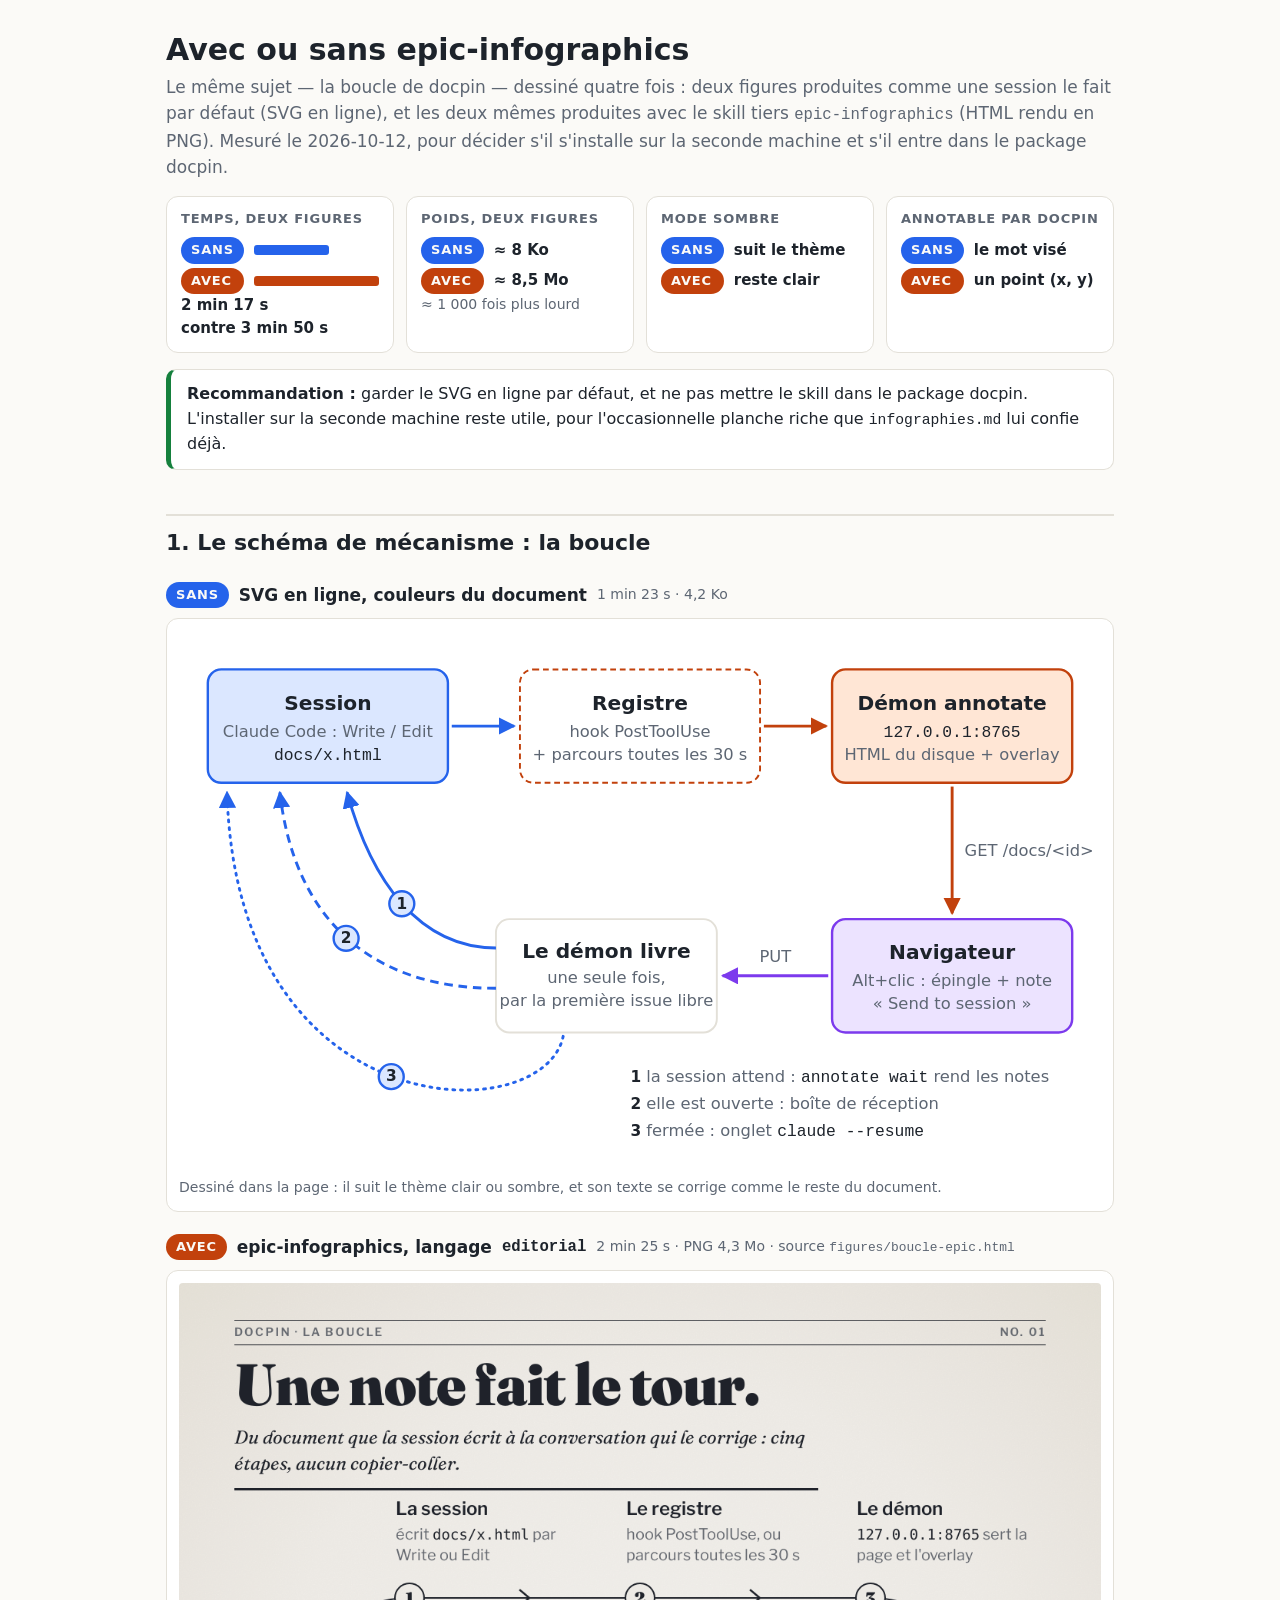
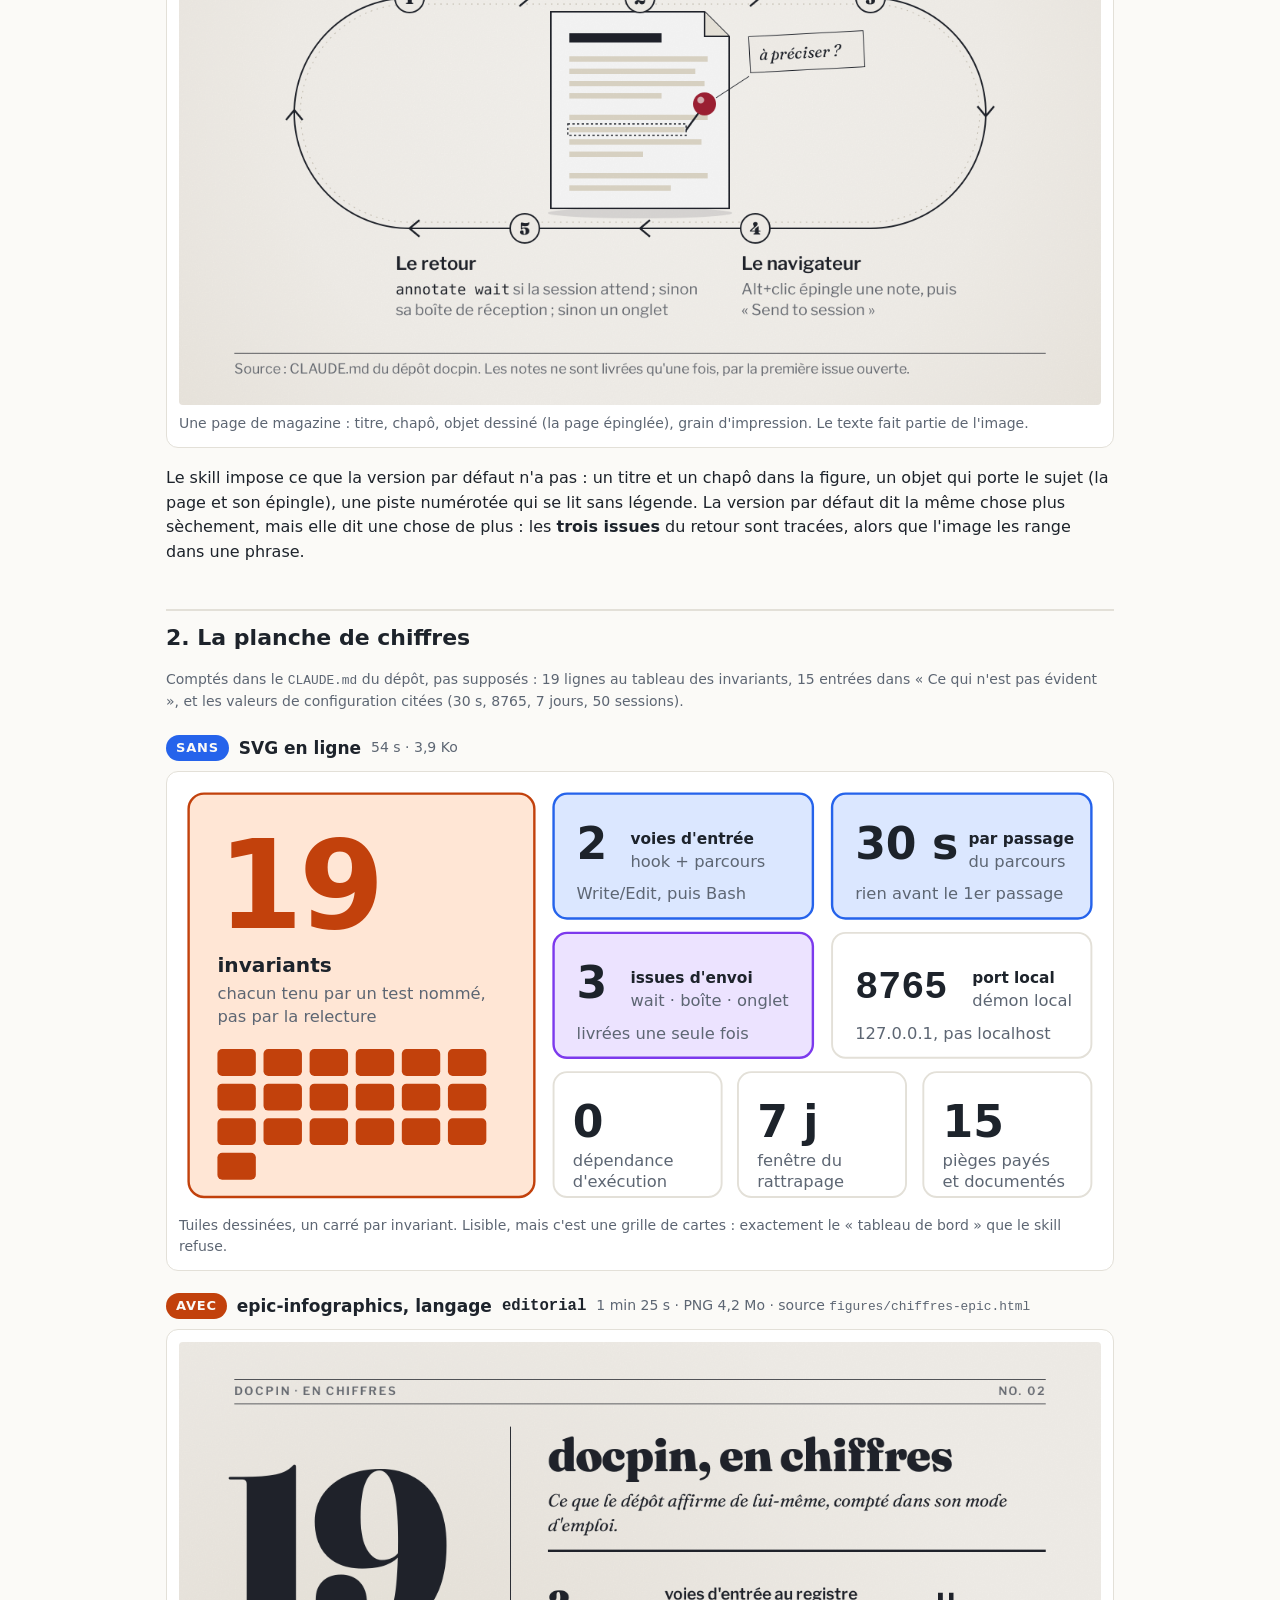
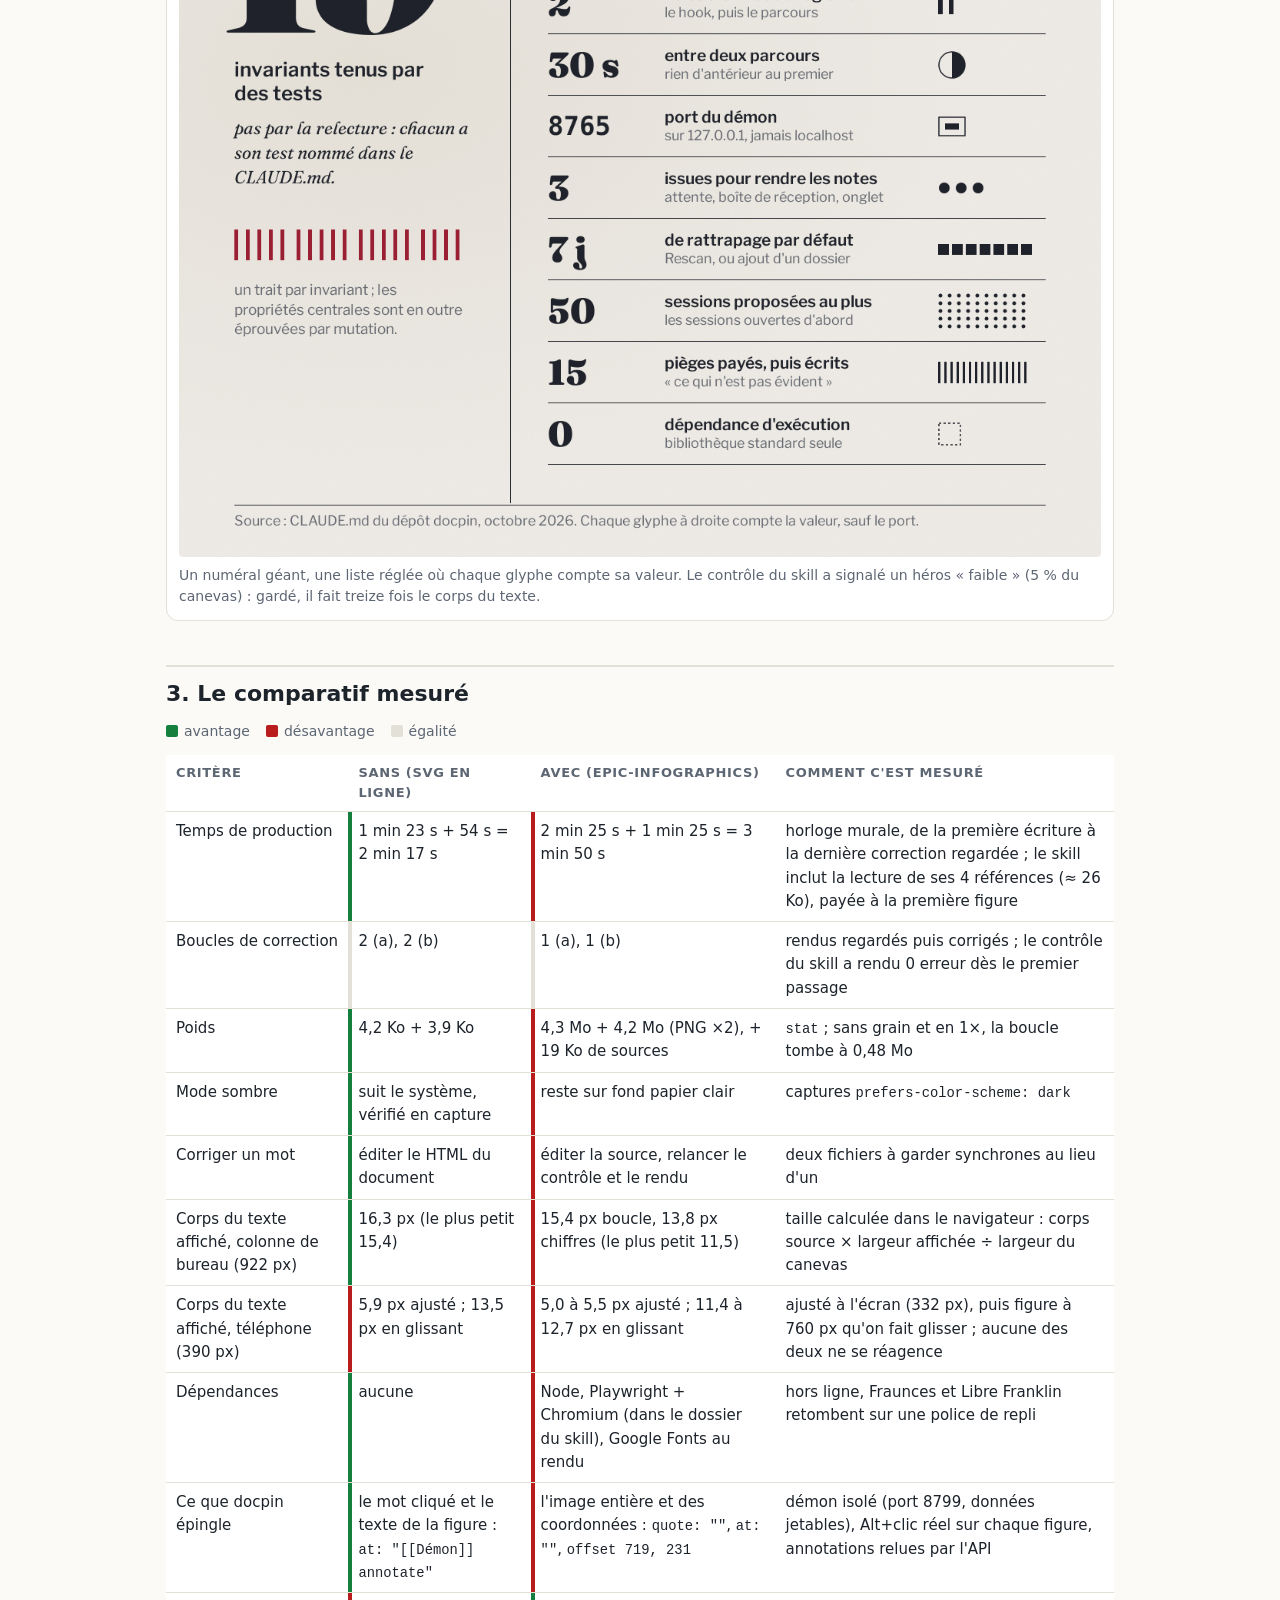
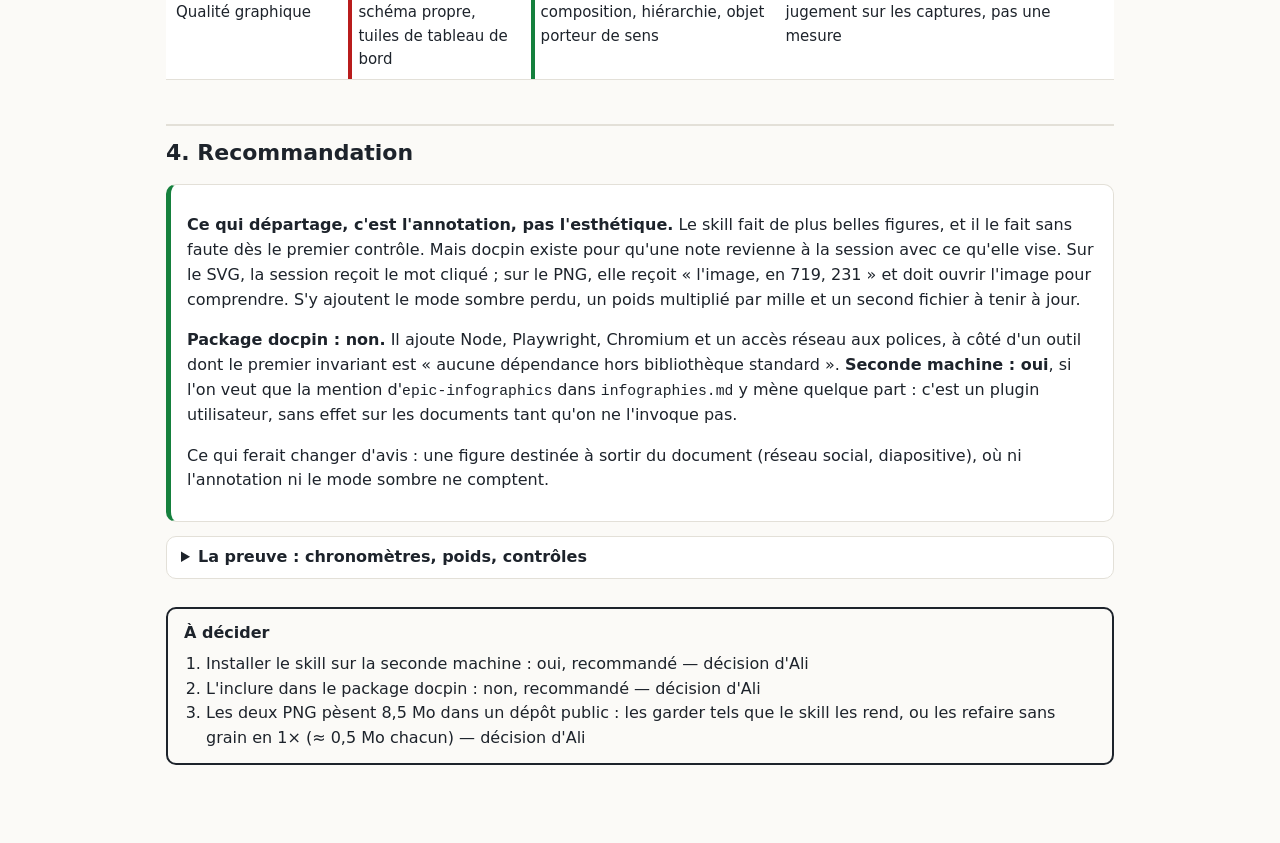
<file: docs/avec-ou-sans-infographies.html>
<!doctype html>
<html lang="fr">
<head>
<meta charset="utf-8">
<meta name="viewport" content="width=device-width, initial-scale=1">
<meta name="color-scheme" content="light dark">
<title>Avec ou sans infographies</title>
<style>
:root {
  --bg: #fbfaf7; --paper: #ffffff; --ink: #1d232b; --muted: #5d6673; --line: #e3e0d8;
  --claude: #2563eb; --claude-soft: #dbe7ff;
  --docpin: #c2410c; --docpin-soft: #ffe6d5;
  --plat: #7c3aed; --plat-soft: #ece3ff;
  --good: #15803d; --warn: #a16207; --bad: #b91c1c;
}
@media (prefers-color-scheme: dark) {
  :root:not([data-theme="light"]) {
    --bg: #15181d; --paper: #1d2128; --ink: #e6e8eb; --muted: #9aa3ae; --line: #313844;
    --claude: #7aa7ff; --claude-soft: #1f2e4d; --docpin: #fb923c; --docpin-soft: #4a2a15;
    --plat: #b79bff; --plat-soft: #2d2350; --good: #4ade80; --warn: #fbbf24; --bad: #f87171;
  }
}
:root[data-theme="dark"] {
  --bg: #15181d; --paper: #1d2128; --ink: #e6e8eb; --muted: #9aa3ae; --line: #313844;
  --claude: #7aa7ff; --claude-soft: #1f2e4d; --docpin: #fb923c; --docpin-soft: #4a2a15;
  --plat: #b79bff; --plat-soft: #2d2350; --good: #4ade80; --warn: #fbbf24; --bad: #f87171;
}
* { box-sizing: border-box; }
body { margin: 0; background: var(--bg); color: var(--ink);
  font: 16px/1.55 system-ui, -apple-system, "Segoe UI", sans-serif; }
main { max-width: 980px; margin: 0 auto; padding: 24px 16px 80px; }
h1 { font-size: 30px; line-height: 1.2; margin: 8px 0 6px; }
h2 { font-size: 22px; margin: 44px 0 10px; padding-top: 10px; border-top: 2px solid var(--line); }
h3 { font-size: 17px; margin: 22px 0 8px; display: flex; align-items: center; gap: 10px; flex-wrap: wrap; }
.lede { color: var(--muted); font-size: 17px; margin: 0 0 14px; }
code { font-family: ui-monospace, "Cascadia Code", Menlo, monospace; font-size: .92em; }
.tag { display: inline-block; font-size: 13px; font-weight: 700; letter-spacing: .06em; text-transform: uppercase;
  padding: 3px 10px; border-radius: 999px; color: #fff; }
.tag.sans { background: var(--claude); } .tag.avec { background: var(--docpin); }
:root[data-theme="dark"] .tag, .tag { color: var(--bg); }
.sub { color: var(--muted); font-size: 14px; font-weight: 400; }
figure { margin: 10px 0 18px; background: var(--paper); border: 1px solid var(--line); border-radius: 12px; padding: 12px; }
figure img { display: block; width: 100%; height: auto; border-radius: 4px; }
figcaption { color: var(--muted); font-size: 14px; margin-top: 8px; }
.tiles { display: grid; grid-template-columns: repeat(auto-fit, minmax(200px, 1fr)); gap: 12px; margin: 16px 0; }
.tile { background: var(--paper); border: 1px solid var(--line); border-radius: 12px; padding: 12px 14px; }
.tile .k { font-size: 13px; color: var(--muted); text-transform: uppercase; letter-spacing: .06em; font-weight: 600; }
.tile .pair { display: grid; grid-template-columns: auto 1fr; gap: 4px 10px; align-items: center; margin-top: 8px; font-size: 15px; }
.tile .pair .bar { height: 10px; border-radius: 3px; }
.bar.sans { background: var(--claude); } .bar.avec { background: var(--docpin); }
.tile .v { font-weight: 700; font-size: 15px; }
.verdict { background: var(--paper); border: 1px solid var(--line); border-left: 5px solid var(--good);
  border-radius: 10px; padding: 12px 16px; margin: 14px 0; }
.table-wrap { overflow-x: auto; margin: 12px 0; }
table { border-collapse: collapse; width: 100%; min-width: 620px; font-size: 15px; background: var(--paper); }
th, td { text-align: left; vertical-align: top; padding: 8px 10px; border-bottom: 1px solid var(--line); }
th { font-size: 13px; text-transform: uppercase; letter-spacing: .05em; color: var(--muted); }
td.win { box-shadow: inset 4px 0 0 var(--good); }
td.lose { box-shadow: inset 4px 0 0 var(--bad); }
td.tie { box-shadow: inset 4px 0 0 var(--line); }
.legend { font-size: 14px; color: var(--muted); display: flex; gap: 16px; flex-wrap: wrap; }
.legend i { display: inline-block; width: 12px; height: 12px; border-radius: 2px; vertical-align: -1px; margin-right: 6px; }
details { background: var(--paper); border: 1px solid var(--line); border-radius: 10px; padding: 8px 14px; margin: 12px 0; }
summary { cursor: pointer; font-weight: 600; }
pre { overflow-x: auto; font-size: 13px; background: var(--bg); padding: 10px; border-radius: 6px; }
.todo { border: 2px solid var(--ink); border-radius: 10px; padding: 12px 16px; margin-top: 28px; }
.todo ol { margin: 6px 0 0; padding-left: 22px; }
svg.fig { display: block; width: 100%; height: auto; font-family: system-ui, -apple-system, "Segoe UI", sans-serif; }
svg.fig .f-ink { fill: var(--ink); }
svg.fig .n-claude { fill: var(--claude-soft); stroke: var(--claude); stroke-width: 2.5; }
svg.fig .n-docpin { fill: var(--docpin-soft); stroke: var(--docpin); stroke-width: 2.5; }
svg.fig .n-docpin-soft { fill: var(--paper); stroke: var(--docpin); stroke-width: 2; stroke-dasharray: 6 4; }
svg.fig .n-plat { fill: var(--plat-soft); stroke: var(--plat); stroke-width: 2.5; }
svg.fig .n-plain { fill: var(--paper); stroke: var(--line); stroke-width: 2; }
svg.fig .a-claude, svg.fig .a-docpin, svg.fig .a-plat { fill: none; stroke-width: 3; }
svg.fig .a-claude { stroke: var(--claude); } svg.fig .a-docpin { stroke: var(--docpin); } svg.fig .a-plat { stroke: var(--plat); }
svg.fig .d-dash { stroke-dasharray: 9 6; } svg.fig .d-dot { stroke-dasharray: 2 6; stroke-linecap: round; }
svg.fig .t-h { fill: var(--ink); font-size: 21px; font-weight: 700; }
svg.fig .t-s { fill: var(--muted); font-size: 17px; }
svg.fig .t-m { fill: var(--ink); font-size: 17px; font-family: ui-monospace, "Cascadia Code", Menlo, monospace; }
svg.fig .t-b { fill: var(--ink); font-size: 16px; font-weight: 700; }
svg.fig .f-claude { fill: var(--claude); } svg.fig .f-docpin { fill: var(--docpin); } svg.fig .f-plat { fill: var(--plat); }
svg.fig .t-hero { fill: var(--docpin); font-size: 128px; font-weight: 800; letter-spacing: -4px; }
svg.fig .t-num { fill: var(--ink); font-size: 46px; font-weight: 800; }
svg.fig .t-mono { font-family: ui-monospace, "Cascadia Code", Menlo, monospace; font-size: 40px; }
.pan-hint { display: none; }
@media (max-width: 640px) {
  figure .pan { overflow-x: auto; }
  figure .pan > svg, figure .pan > img { min-width: 760px; }
  .pan-hint { display: inline; }
}
</style>
</head>
<body>
<main>
<h1>Avec ou sans epic-infographics</h1>
<p class="lede">Le même sujet — la boucle de docpin — dessiné quatre fois : deux figures produites comme une session le fait par défaut (SVG en ligne), et les deux mêmes produites avec le skill tiers <code>epic-infographics</code> (HTML rendu en PNG). Mesuré le 2026-10-12, pour décider s'il s'installe sur la seconde machine et s'il entre dans le package docpin.</p>

<div class="tiles" aria-label="Résumé">
  <div class="tile"><div class="k">Temps, deux figures</div>
    <div class="pair"><span class="tag sans">sans</span><span><span class="bar sans" style="display:block;width:60%"></span></span>
      <span class="tag avec">avec</span><span><span class="bar avec" style="display:block;width:100%"></span></span></div>
    <div class="v">2 min 17 s<br>contre 3 min 50 s</div></div>
  <div class="tile"><div class="k">Poids, deux figures</div>
    <div class="pair"><span class="tag sans">sans</span><span class="v">≈ 8 Ko</span><span class="tag avec">avec</span><span class="v">≈ 8,5 Mo</span></div>
    <div class="sub">≈ 1 000 fois plus lourd</div></div>
  <div class="tile"><div class="k">Mode sombre</div>
    <div class="pair"><span class="tag sans">sans</span><span class="v">suit le thème</span><span class="tag avec">avec</span><span class="v">reste clair</span></div></div>
  <div class="tile"><div class="k">Annotable par docpin</div>
    <div class="pair"><span class="tag sans">sans</span><span class="v">le mot visé</span><span class="tag avec">avec</span><span class="v">un point (x, y)</span></div></div>
</div>

<div class="verdict"><strong>Recommandation :</strong> garder le SVG en ligne par défaut, et ne pas mettre le skill dans le package docpin. L'installer sur la seconde machine reste utile, pour l'occasionnelle planche riche que <code>infographies.md</code> lui confie déjà.</div>

<h2>1. Le schéma de mécanisme : la boucle</h2>

<h3><span class="tag sans">sans</span> SVG en ligne, couleurs du document <span class="sub">1 min 23 s · 4,2 Ko</span></h3>
<figure>
<div class="pan"><svg class="fig" viewBox="0 0 960 560" role="img" aria-labelledby="sa-t sa-d">
  <title id="sa-t">La boucle de docpin</title>
  <desc id="sa-d">Une session écrit un document HTML ; le hook l'enregistre auprès du démon ; le démon sert la page au navigateur avec l'overlay ; les notes épinglées reviennent à la session par l'une de trois issues.</desc>
  <defs>
    <marker id="sa-mc" viewBox="0 0 10 10" refX="9" refY="5" markerWidth="6" markerHeight="6" orient="auto"><path d="M0 0 L10 5 L0 10 z" class="f-claude"/></marker>
    <marker id="sa-md" viewBox="0 0 10 10" refX="9" refY="5" markerWidth="6" markerHeight="6" orient="auto"><path d="M0 0 L10 5 L0 10 z" class="f-docpin"/></marker>
    <marker id="sa-mp" viewBox="0 0 10 10" refX="9" refY="5" markerWidth="6" markerHeight="6" orient="auto"><path d="M0 0 L10 5 L0 10 z" class="f-plat"/></marker>
  </defs>

  <!-- actors -->
  <g>
    <rect x="30" y="40" width="250" height="118" rx="14" class="n-claude"/>
    <text x="155" y="82" text-anchor="middle" class="t-h">Session</text>
    <text x="155" y="110" text-anchor="middle" class="t-s">Claude Code : Write / Edit</text>
    <text x="155" y="134" text-anchor="middle" class="t-m">docs/x.html</text>
  </g>
  <g>
    <rect x="355" y="40" width="250" height="118" rx="14" class="n-docpin-soft"/>
    <text x="480" y="82" text-anchor="middle" class="t-h">Registre</text>
    <text x="480" y="110" text-anchor="middle" class="t-s">hook PostToolUse</text>
    <text x="480" y="134" text-anchor="middle" class="t-s">+ parcours toutes les 30 s</text>
  </g>
  <g>
    <rect x="680" y="40" width="250" height="118" rx="14" class="n-docpin"/>
    <text x="805" y="82" text-anchor="middle" class="t-h">Démon annotate</text>
    <text x="805" y="110" text-anchor="middle" class="t-m">127.0.0.1:8765</text>
    <text x="805" y="134" text-anchor="middle" class="t-s">HTML du disque + overlay</text>
  </g>
  <g>
    <rect x="680" y="300" width="250" height="118" rx="14" class="n-plat"/>
    <text x="805" y="342" text-anchor="middle" class="t-h">Navigateur</text>
    <text x="805" y="370" text-anchor="middle" class="t-s">Alt+clic : épingle + note</text>
    <text x="805" y="394" text-anchor="middle" class="t-s">« Send to session »</text>
  </g>

  <!-- forward flow -->
  <line x1="284" y1="99" x2="349" y2="99" class="a-claude" marker-end="url(#sa-mc)"/>
  <line x1="609" y1="99" x2="674" y2="99" class="a-docpin" marker-end="url(#sa-md)"/>
  <line x1="805" y1="162" x2="805" y2="294" class="a-docpin" marker-end="url(#sa-md)"/>
  <text x="818" y="234" class="t-s">GET /docs/&lt;id&gt;</text>

  <!-- return: the daemon decides -->
  <line x1="676" y1="359" x2="566" y2="359" class="a-plat" marker-end="url(#sa-mp)"/>
  <text x="621" y="345" text-anchor="middle" class="t-s">PUT</text>
  <rect x="330" y="300" width="230" height="118" rx="14" class="n-plain"/>
  <text x="445" y="340" text-anchor="middle" class="t-h">Le démon livre</text>
  <text x="445" y="366" text-anchor="middle" class="t-s">une seule fois,</text>
  <text x="445" y="390" text-anchor="middle" class="t-s">par la première issue libre</text>

  <!-- the three exits back to the session -->
  <path d="M330 330 C 250 330, 200 260, 175 168" class="a-claude" marker-end="url(#sa-mc)"/>
  <path d="M330 372 C 200 372, 120 300, 105 168" class="a-claude d-dash" marker-end="url(#sa-mc)"/>
  <path d="M400 422 C 380 520, 60 520, 50 168" class="a-claude d-dot" marker-end="url(#sa-mc)"/>

  <g class="t-s">
    <circle cx="232" cy="284" r="13" class="n-claude"/><text x="232" y="289" text-anchor="middle" class="t-b">1</text>
    <circle cx="174" cy="320" r="13" class="n-claude"/><text x="174" y="325" text-anchor="middle" class="t-b">2</text>
    <circle cx="221" cy="464" r="13" class="n-claude"/><text x="221" y="469" text-anchor="middle" class="t-b">3</text>
  </g>
  <text x="470" y="470" class="t-s"><tspan class="t-b">1</tspan> la session attend : <tspan class="t-m">annotate wait</tspan> rend les notes</text>
  <text x="470" y="498" class="t-s"><tspan class="t-b">2</tspan> elle est ouverte : boîte de réception</text>
  <text x="470" y="526" class="t-s"><tspan class="t-b">3</tspan> fermée : onglet <tspan class="t-m">claude --resume</tspan></text>
</svg></div>
<figcaption>Dessiné dans la page : il suit le thème clair ou sombre, et son texte se corrige comme le reste du document. <span class="pan-hint">Faire glisser la figure.</span></figcaption>
</figure>

<h3><span class="tag avec">avec</span> epic-infographics, langage <code>editorial</code> <span class="sub">2 min 25 s · PNG 4,3 Mo · source <code>figures/boucle-epic.html</code></span></h3>
<figure>
<div class="pan"><img src="figures/boucle-epic.png" alt="La boucle de docpin en cinq étapes autour d'une page épinglée : la session écrit le document, le registre le prend, le démon le sert, le navigateur y épingle une note, le retour la rend à la session." width="2400" height="1880"></div>
<figcaption>Une page de magazine : titre, chapô, objet dessiné (la page épinglée), grain d'impression. Le texte fait partie de l'image. <span class="pan-hint">Faire glisser la figure.</span></figcaption>
</figure>

<p>Le skill impose ce que la version par défaut n'a pas : un titre et un chapô dans la figure, un objet qui porte le sujet (la page et son épingle), une piste numérotée qui se lit sans légende. La version par défaut dit la même chose plus sèchement, mais elle dit une chose de plus : les <strong>trois issues</strong> du retour sont tracées, alors que l'image les range dans une phrase.</p>

<h2>2. La planche de chiffres</h2>
<p class="sub">Comptés dans le <code>CLAUDE.md</code> du dépôt, pas supposés : 19 lignes au tableau des invariants, 15 entrées dans « Ce qui n'est pas évident », et les valeurs de configuration citées (30 s, 8765, 7 jours, 50 sessions).</p>

<h3><span class="tag sans">sans</span> SVG en ligne <span class="sub">54 s · 3,9 Ko</span></h3>
<figure>
<div class="pan"><svg class="fig" viewBox="0 0 960 440" role="img" aria-labelledby="sb-t sb-d">
  <title id="sb-t">docpin en chiffres</title>
  <desc id="sb-d">19 invariants tenus par des tests ; 2 voies d'entrée au registre ; parcours toutes les 30 secondes ; port 8765 ; 3 issues pour rendre les notes ; 0 dépendance d'exécution ; rattrapage sur 7 jours ; 15 pièges documentés.</desc>

  <!-- hero: 19 invariants, one square per invariant -->
  <rect x="10" y="10" width="360" height="420" rx="16" class="n-docpin"/>
  <text x="40" y="150" class="t-hero">19</text>
  <text x="40" y="196" class="t-h">invariants</text>
  <text x="40" y="224" class="t-s">chacun tenu par un test nommé,</text>
  <text x="40" y="248" class="t-s">pas par la relecture</text>
  <g class="f-docpin">
    <rect x="40" y="276" width="40" height="28" rx="5"/><rect x="88" y="276" width="40" height="28" rx="5"/><rect x="136" y="276" width="40" height="28" rx="5"/><rect x="184" y="276" width="40" height="28" rx="5"/><rect x="232" y="276" width="40" height="28" rx="5"/><rect x="280" y="276" width="40" height="28" rx="5"/>
    <rect x="40" y="312" width="40" height="28" rx="5"/><rect x="88" y="312" width="40" height="28" rx="5"/><rect x="136" y="312" width="40" height="28" rx="5"/><rect x="184" y="312" width="40" height="28" rx="5"/><rect x="232" y="312" width="40" height="28" rx="5"/><rect x="280" y="312" width="40" height="28" rx="5"/>
    <rect x="40" y="348" width="40" height="28" rx="5"/><rect x="88" y="348" width="40" height="28" rx="5"/><rect x="136" y="348" width="40" height="28" rx="5"/><rect x="184" y="348" width="40" height="28" rx="5"/><rect x="232" y="348" width="40" height="28" rx="5"/><rect x="280" y="348" width="40" height="28" rx="5"/>
    <rect x="40" y="384" width="40" height="28" rx="5"/>
  </g>

  <!-- support tiles, 4 x 2 -->
  <g>
    <rect x="390" y="10" width="270" height="130" rx="14" class="n-claude"/>
    <text x="414" y="78" class="t-num">2</text>
    <text x="470" y="62" class="t-b">voies d'entrée</text>
    <text x="470" y="86" class="t-s">hook + parcours</text>
    <text x="414" y="120" class="t-s">Write/Edit, puis Bash</text>
  </g>
  <g>
    <rect x="680" y="10" width="270" height="130" rx="14" class="n-claude"/>
    <text x="704" y="78" class="t-num">30 s</text>
    <text x="822" y="62" class="t-b">par passage</text>
    <text x="822" y="86" class="t-s">du parcours</text>
    <text x="704" y="120" class="t-s">rien avant le 1er passage</text>
  </g>
  <g>
    <rect x="390" y="155" width="270" height="130" rx="14" class="n-plat"/>
    <text x="414" y="223" class="t-num">3</text>
    <text x="470" y="207" class="t-b">issues d'envoi</text>
    <text x="470" y="231" class="t-s">wait · boîte · onglet</text>
    <text x="414" y="265" class="t-s">livrées une seule fois</text>
  </g>
  <g>
    <rect x="680" y="155" width="270" height="130" rx="14" class="n-plain"/>
    <text x="704" y="223" class="t-num t-mono">8765</text>
    <text x="826" y="207" class="t-b">port local</text>
    <text x="826" y="231" class="t-s">démon local</text>
    <text x="704" y="265" class="t-s">127.0.0.1, pas localhost</text>
  </g>
  <g>
    <rect x="390" y="300" width="175" height="130" rx="14" class="n-plain"/>
    <text x="410" y="368" class="t-num">0</text>
    <text x="410" y="398" class="t-s">dépendance</text>
    <text x="410" y="420" class="t-s">d'exécution</text>
  </g>
  <g>
    <rect x="582" y="300" width="175" height="130" rx="14" class="n-plain"/>
    <text x="602" y="368" class="t-num">7 j</text>
    <text x="602" y="398" class="t-s">fenêtre du</text>
    <text x="602" y="420" class="t-s">rattrapage</text>
  </g>
  <g>
    <rect x="775" y="300" width="175" height="130" rx="14" class="n-plain"/>
    <text x="795" y="368" class="t-num">15</text>
    <text x="795" y="398" class="t-s">pièges payés</text>
    <text x="795" y="420" class="t-s">et documentés</text>
  </g>
</svg></div>
<figcaption>Tuiles dessinées, un carré par invariant. Lisible, mais c'est une grille de cartes : exactement le « tableau de bord » que le skill refuse. <span class="pan-hint">Faire glisser la figure.</span></figcaption>
</figure>

<h3><span class="tag avec">avec</span> epic-infographics, langage <code>editorial</code> <span class="sub">1 min 25 s · PNG 4,2 Mo · source <code>figures/chiffres-epic.html</code></span></h3>
<figure>
<div class="pan"><img src="figures/chiffres-epic.png" alt="docpin en chiffres : 19 invariants tenus par des tests ; 2 voies d'entrée ; 30 s entre deux parcours ; port 8765 ; 3 issues ; 7 jours de rattrapage ; 50 sessions proposées au plus ; 15 pièges documentés ; 0 dépendance d'exécution." width="2400" height="2120"></div>
<figcaption>Un numéral géant, une liste réglée où chaque glyphe compte sa valeur. Le contrôle du skill a signalé un héros « faible » (5 % du canevas) : gardé, il fait treize fois le corps du texte. <span class="pan-hint">Faire glisser la figure.</span></figcaption>
</figure>

<h2>3. Le comparatif mesuré</h2>
<div class="legend"><span><i style="background:var(--good)"></i>avantage</span><span><i style="background:var(--bad)"></i>désavantage</span><span><i style="background:var(--line)"></i>égalité</span></div>
<div class="table-wrap">
<table>
<thead><tr><th>Critère</th><th>Sans (SVG en ligne)</th><th>Avec (epic-infographics)</th><th>Comment c'est mesuré</th></tr></thead>
<tbody>
<tr><td>Temps de production</td><td class="win">1 min 23 s + 54 s = 2 min 17 s</td><td class="lose">2 min 25 s + 1 min 25 s = 3 min 50 s</td><td>horloge murale, de la première écriture à la dernière correction regardée ; le skill inclut la lecture de ses 4 références (≈ 26 Ko), payée à la première figure</td></tr>
<tr><td>Boucles de correction</td><td class="tie">2 (a), 2 (b)</td><td class="tie">1 (a), 1 (b)</td><td>rendus regardés puis corrigés ; le contrôle du skill a rendu 0 erreur dès le premier passage</td></tr>
<tr><td>Poids</td><td class="win">4,2 Ko + 3,9 Ko</td><td class="lose">4,3 Mo + 4,2 Mo (PNG ×2), + 19 Ko de sources</td><td><code>stat</code> ; sans grain et en 1×, la boucle tombe à 0,48 Mo</td></tr>
<tr><td>Mode sombre</td><td class="win">suit le système, vérifié en capture</td><td class="lose">reste sur fond papier clair</td><td>captures <code>prefers-color-scheme: dark</code></td></tr>
<tr><td>Corriger un mot</td><td class="win">éditer le HTML du document</td><td class="lose">éditer la source, relancer le contrôle et le rendu</td><td>deux fichiers à garder synchrones au lieu d'un</td></tr>
<tr><td>Corps du texte affiché, colonne de bureau (922 px)</td><td class="win">16,3 px (le plus petit 15,4)</td><td class="lose">15,4 px boucle, 13,8 px chiffres (le plus petit 11,5)</td><td>taille calculée dans le navigateur : corps source × largeur affichée ÷ largeur du canevas</td></tr>
<tr><td>Corps du texte affiché, téléphone (390 px)</td><td class="lose">5,9 px ajusté ; 13,5 px en glissant</td><td class="lose">5,0 à 5,5 px ajusté ; 11,4 à 12,7 px en glissant</td><td>ajusté à l'écran (332 px), puis figure à 760 px qu'on fait glisser ; aucune des deux ne se réagence</td></tr>
<tr><td>Dépendances</td><td class="win">aucune</td><td class="lose">Node, Playwright + Chromium (dans le dossier du skill), Google Fonts au rendu</td><td>hors ligne, Fraunces et Libre Franklin retombent sur une police de repli</td></tr>
<tr><td>Ce que docpin épingle</td><td class="win">le mot cliqué et le texte de la figure : <code>at: "[[Démon]] annotate"</code></td><td class="lose">l'image entière et des coordonnées : <code>quote: ""</code>, <code>at: ""</code>, <code>offset 719, 231</code></td><td>démon isolé (port 8799, données jetables), Alt+clic réel sur chaque figure, annotations relues par l'API</td></tr>
<tr><td>Qualité graphique</td><td class="lose">schéma propre, tuiles de tableau de bord</td><td class="win">composition, hiérarchie, objet porteur de sens</td><td>jugement sur les captures, pas une mesure</td></tr>
</tbody>
</table>
</div>

<h2>4. Recommandation</h2>
<div class="verdict"><p><strong>Ce qui départage, c'est l'annotation, pas l'esthétique.</strong> Le skill fait de plus belles figures, et il le fait sans faute dès le premier contrôle. Mais docpin existe pour qu'une note revienne à la session avec ce qu'elle vise. Sur le SVG, la session reçoit le mot cliqué ; sur le PNG, elle reçoit « l'image, en 719, 231 » et doit ouvrir l'image pour comprendre. S'y ajoutent le mode sombre perdu, un poids multiplié par mille et un second fichier à tenir à jour.</p><p><strong>Package docpin : non.</strong> Il ajoute Node, Playwright, Chromium et un accès réseau aux polices, à côté d'un outil dont le premier invariant est « aucune dépendance hors bibliothèque standard ». <strong>Seconde machine : oui</strong>, si l'on veut que la mention d'<code>epic-infographics</code> dans <code>infographies.md</code> y mène quelque part : c'est un plugin utilisateur, sans effet sur les documents tant qu'on ne l'invoque pas.</p><p>Ce qui ferait changer d'avis : une figure destinée à sortir du document (réseau social, diapositive), où ni l'annotation ni le mode sombre ne comptent.</p></div>

<details>
<summary>La preuve : chronomètres, poids, contrôles</summary>
<pre># chronomètres (date +%s.%N avant la première écriture, après la dernière capture regardée)
sans_a 83 s   sans_b 54 s   avec_a 145 s   avec_b 85 s

# poids (stat -c &#x27;%n %s&#x27;)
sans_a.svg (fragment en ligne)   4247 o
sans_b.svg (fragment en ligne)   3922 o
figures/boucle-epic.png       4275612 o   2400 x 1880, rendu @2x
figures/chiffres-epic.png     4226196 o   2400 x 2120, rendu @2x
figures/boucle-epic.html         7914 o
figures/chiffres-epic.html      10989 o
boucle sans grain, @2x        1309090 o
boucle sans grain, @1x         475317 o

# contrôle du skill (scripts/check.mjs)
boucle-epic.html    check: 0 error(s), 0 warning(s) — 24 text elements checked
chiffres-epic.html  ! warn hero-weak  &quot;19&quot; covers 5% of the canvas
                    check: 0 error(s), 1 warning(s) — 33 text elements checked

# épinglage : démon isolé (port 8799, données dans un dossier jetable),
# Alt+clic sur le mot « Démon » du SVG, puis sur « Le démon » dans le PNG
{&quot;selector&quot;: &quot;... figure:nth-of-type(1) &gt; svg:nth-of-type(1)&quot;,
 &quot;quote&quot;: &quot;La boucle de docpin Une session écrit un document HTML ; ...&quot;,
 &quot;at&quot;: &quot;[[Démon]] annotate&quot;, &quot;offset_x&quot;: 735.0, &quot;offset_y&quot;: 71.0}
{&quot;selector&quot;: &quot;... figure:nth-of-type(2) &gt; img:nth-of-type(1)&quot;,
 &quot;quote&quot;: &quot;&quot;, &quot;at&quot;: &quot;&quot;, &quot;offset_x&quot;: 719.0, &quot;offset_y&quot;: 231.0}

# corps affiché (taille source x largeur affichée / largeur du canevas)
980 px : SVG 16,3 px (min 15,4) | boucle PNG 15,4 (min 11,5) | chiffres PNG 13,8 (min 11,5)
390 px, ajusté : SVG 5,9 px (min 5,5)   | boucle PNG 5,5 (min 4,2)   | chiffres PNG 5,0 (min 4,2)
390 px, figure à 760 px qu&#x27;on fait glisser : SVG 13,5 (min 12,7) | boucle PNG 12,7 (min 9,5) | chiffres PNG 11,4 (min 9,5)</pre>
</details>

<div class="todo"><strong>À décider</strong>
<ol>
<li>Installer le skill sur la seconde machine : oui, recommandé — décision d'Ali</li>
<li>L'inclure dans le package docpin : non, recommandé — décision d'Ali</li>
<li>Les deux PNG pèsent 8,5 Mo dans un dépôt public : les garder tels que le skill les rend, ou les refaire sans grain en 1× (≈ 0,5 Mo chacun) — décision d'Ali</li>
</ol></div>
</main>
</body>
</html>
</file>
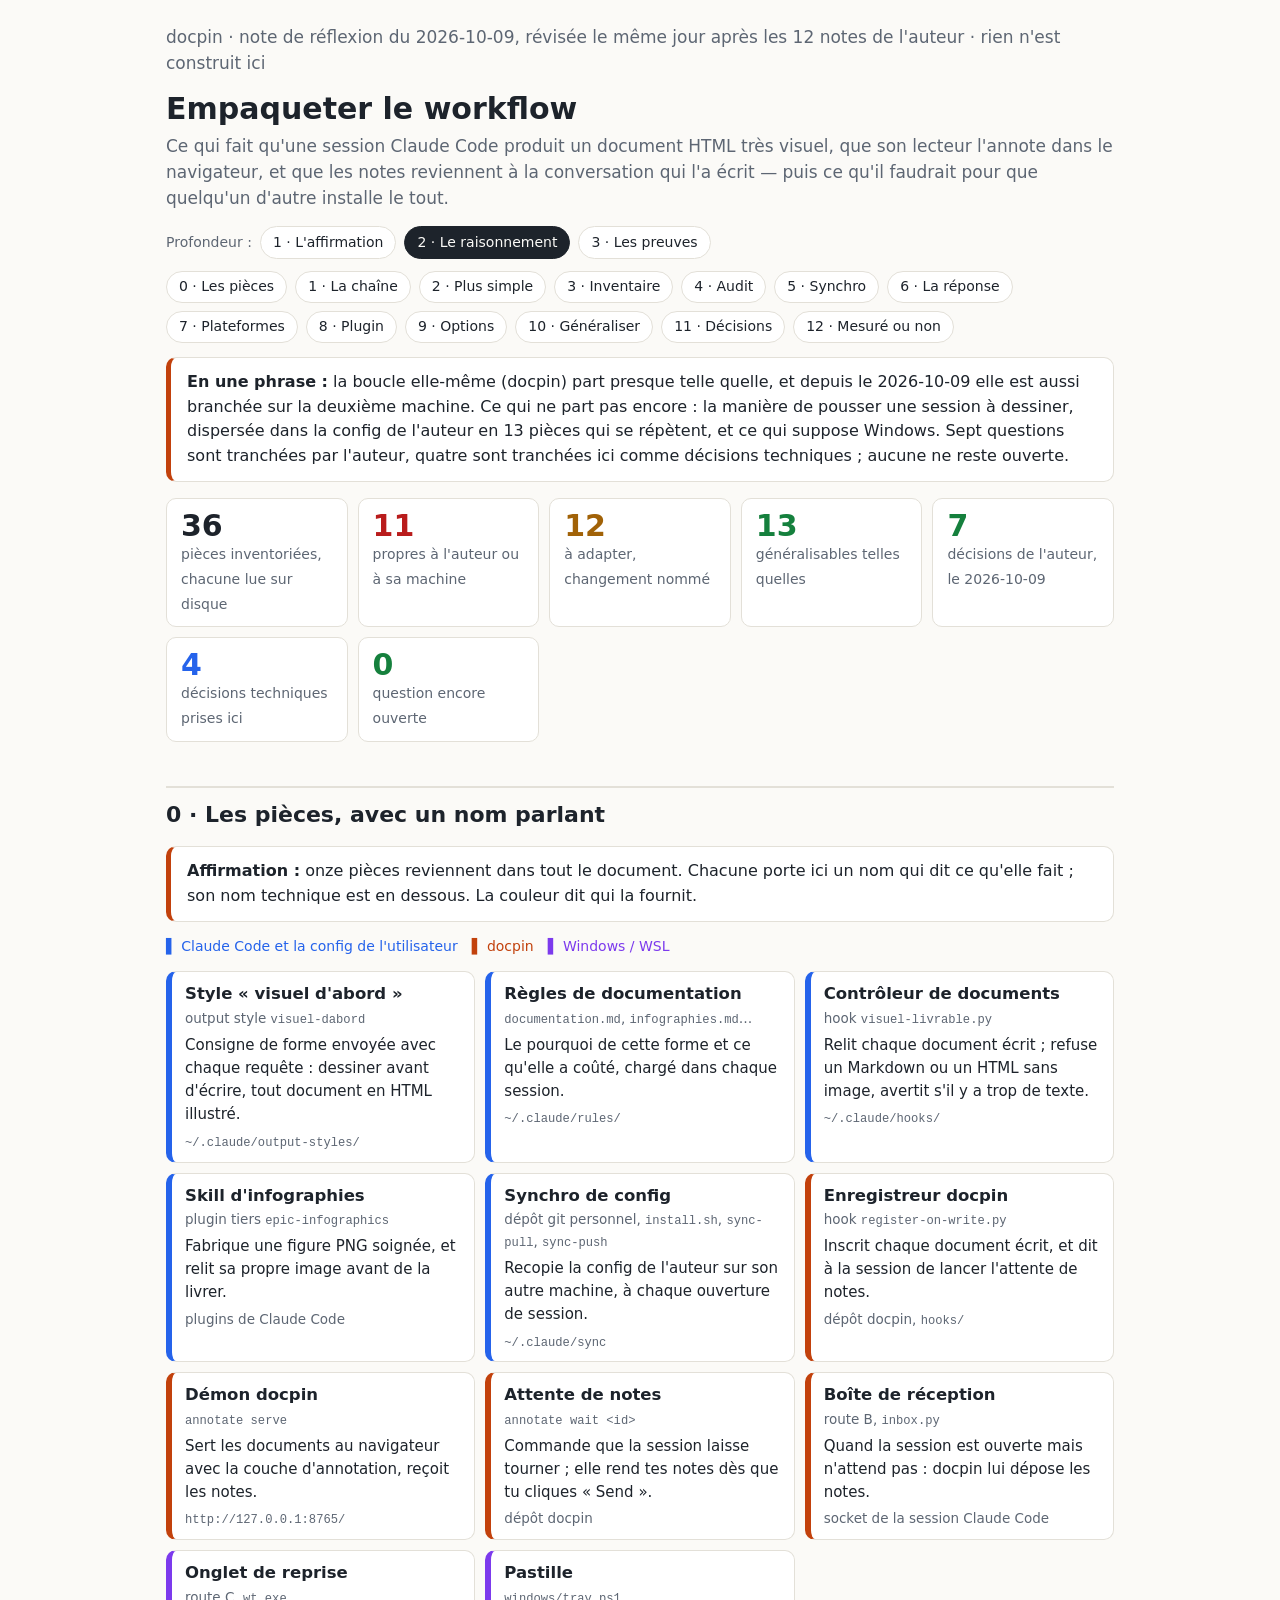
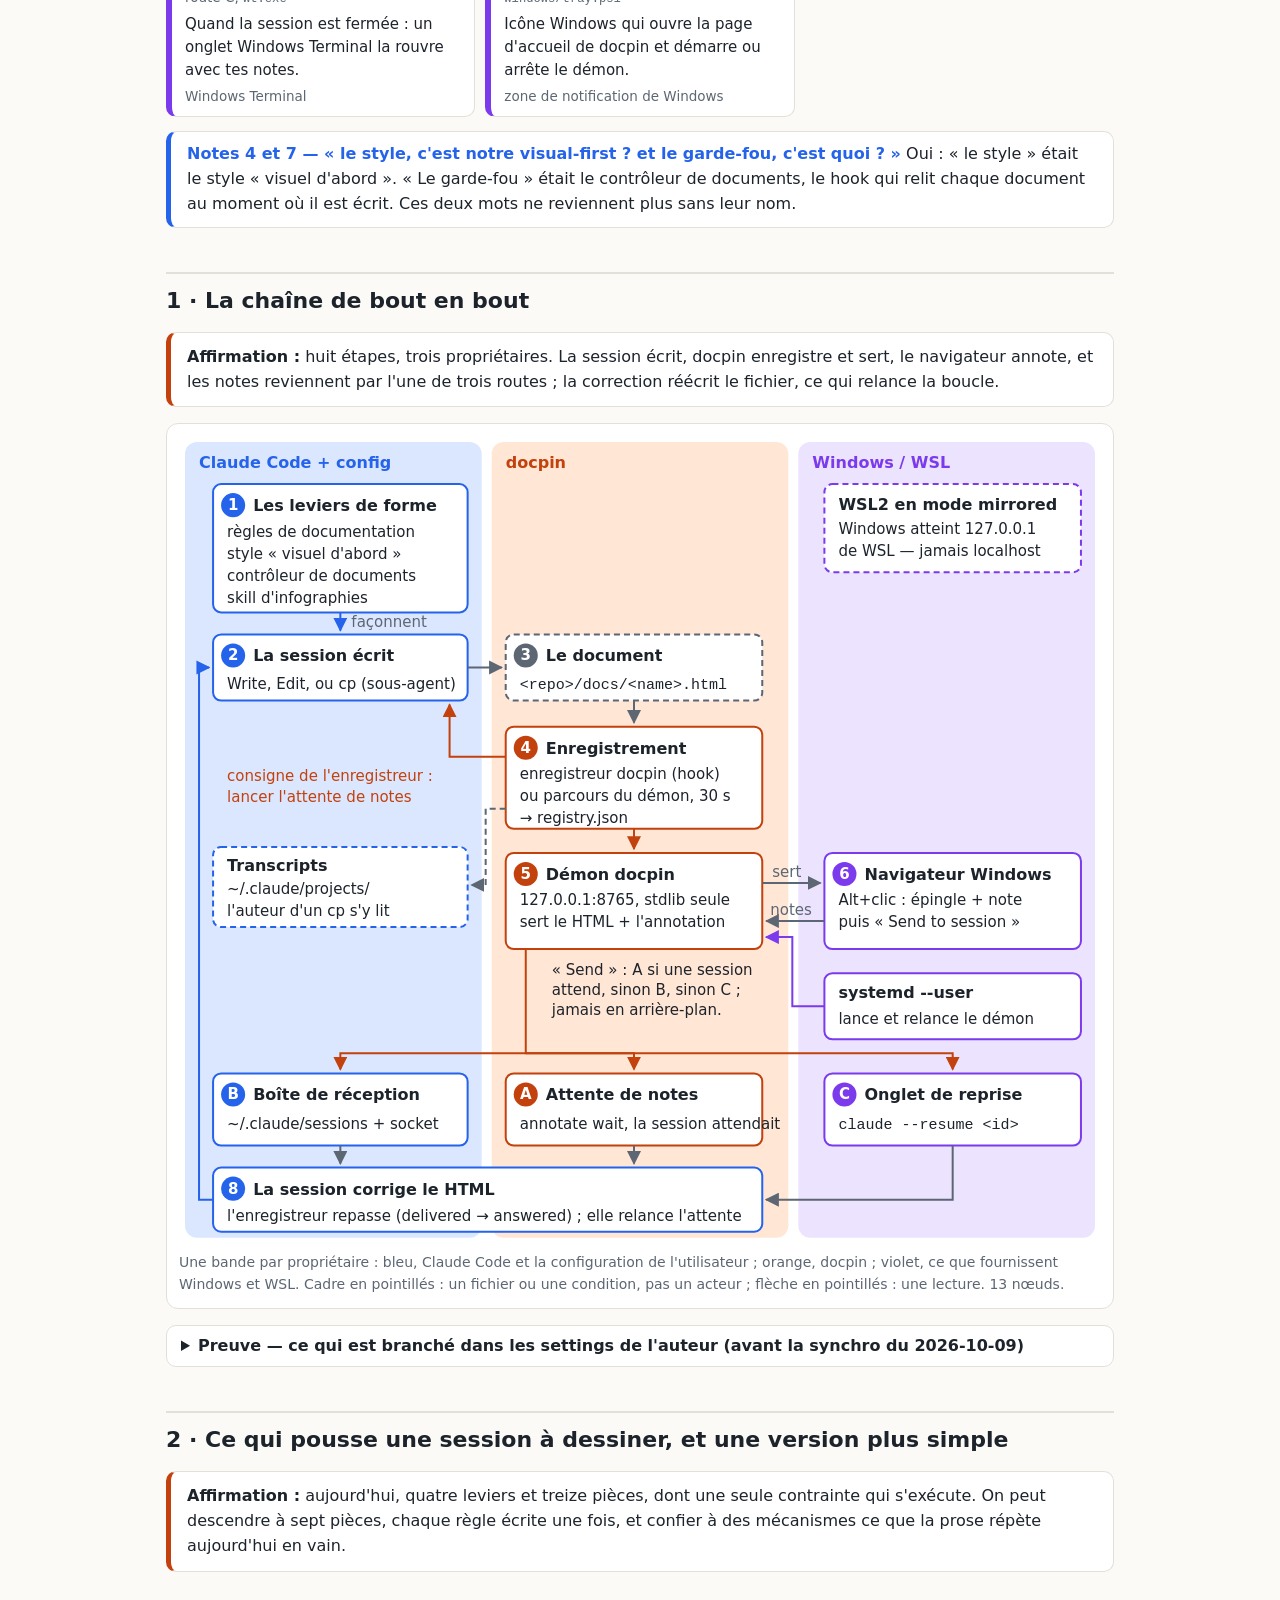
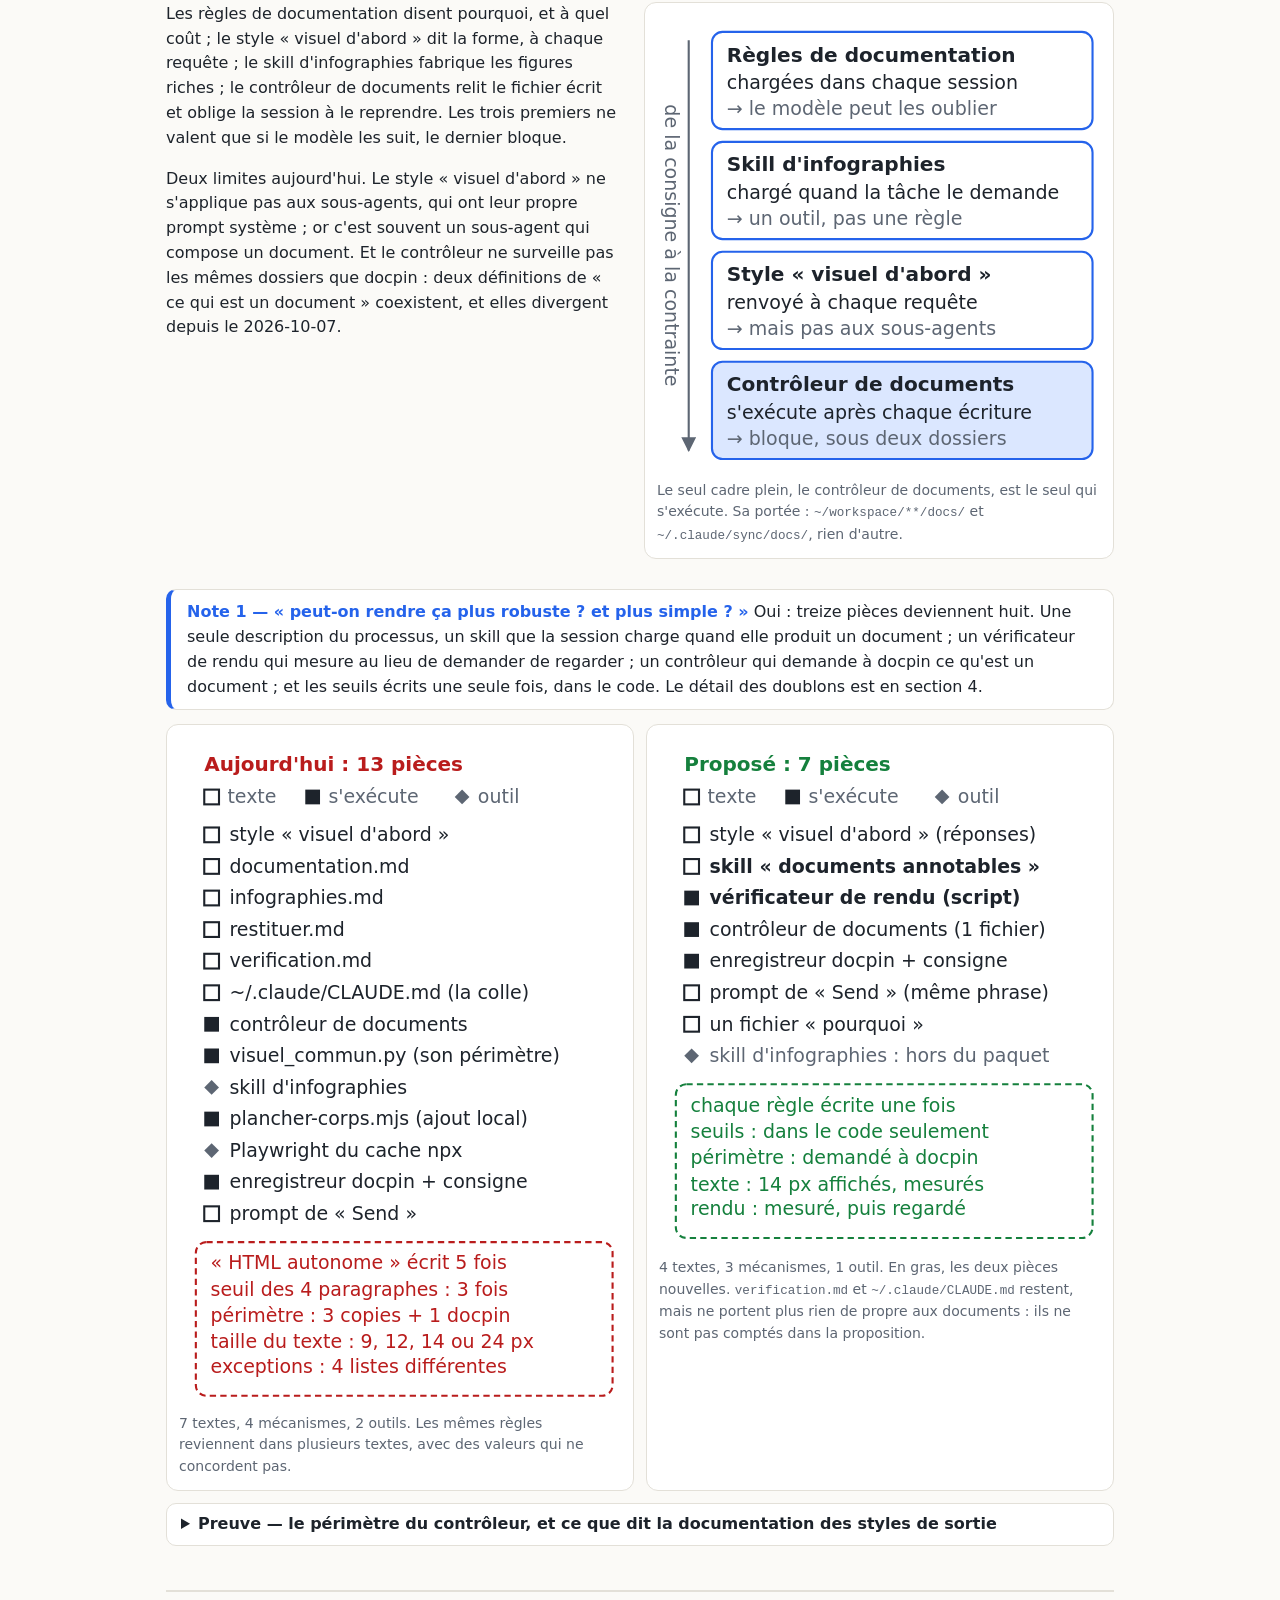
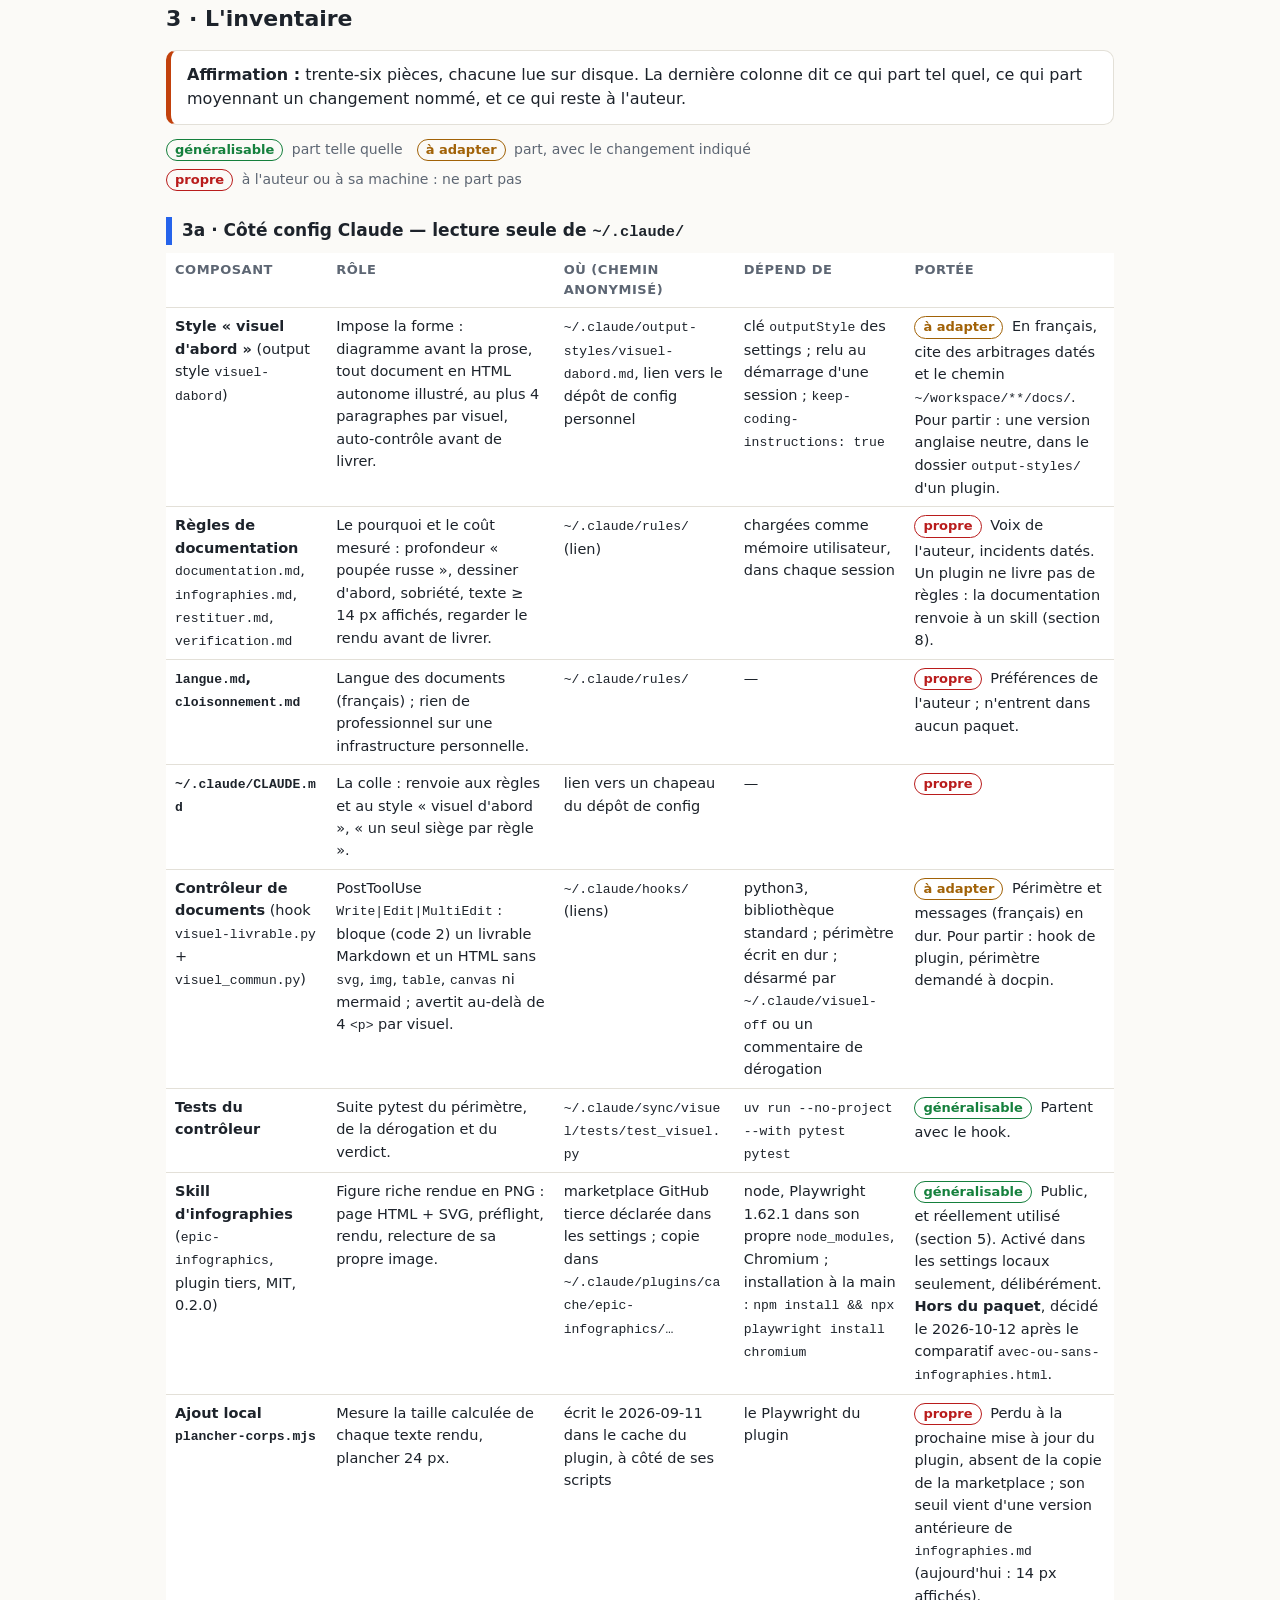
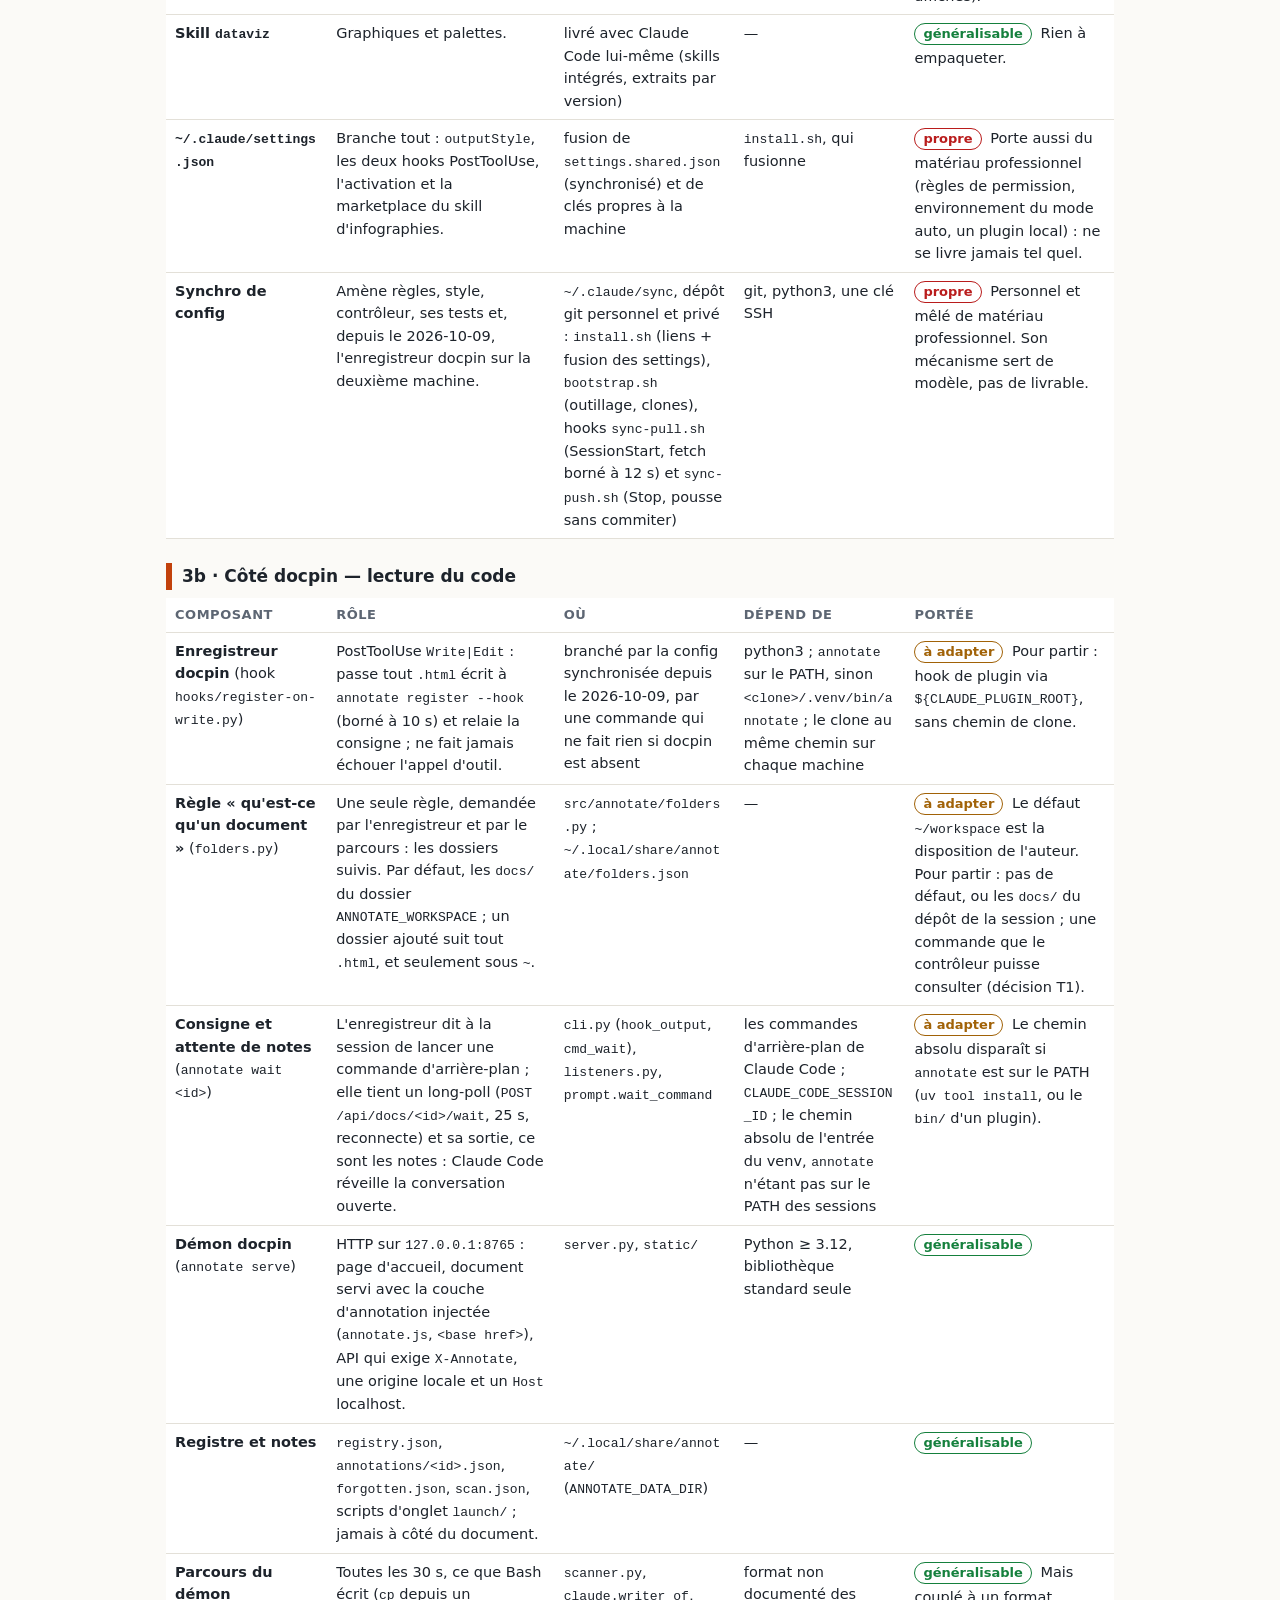
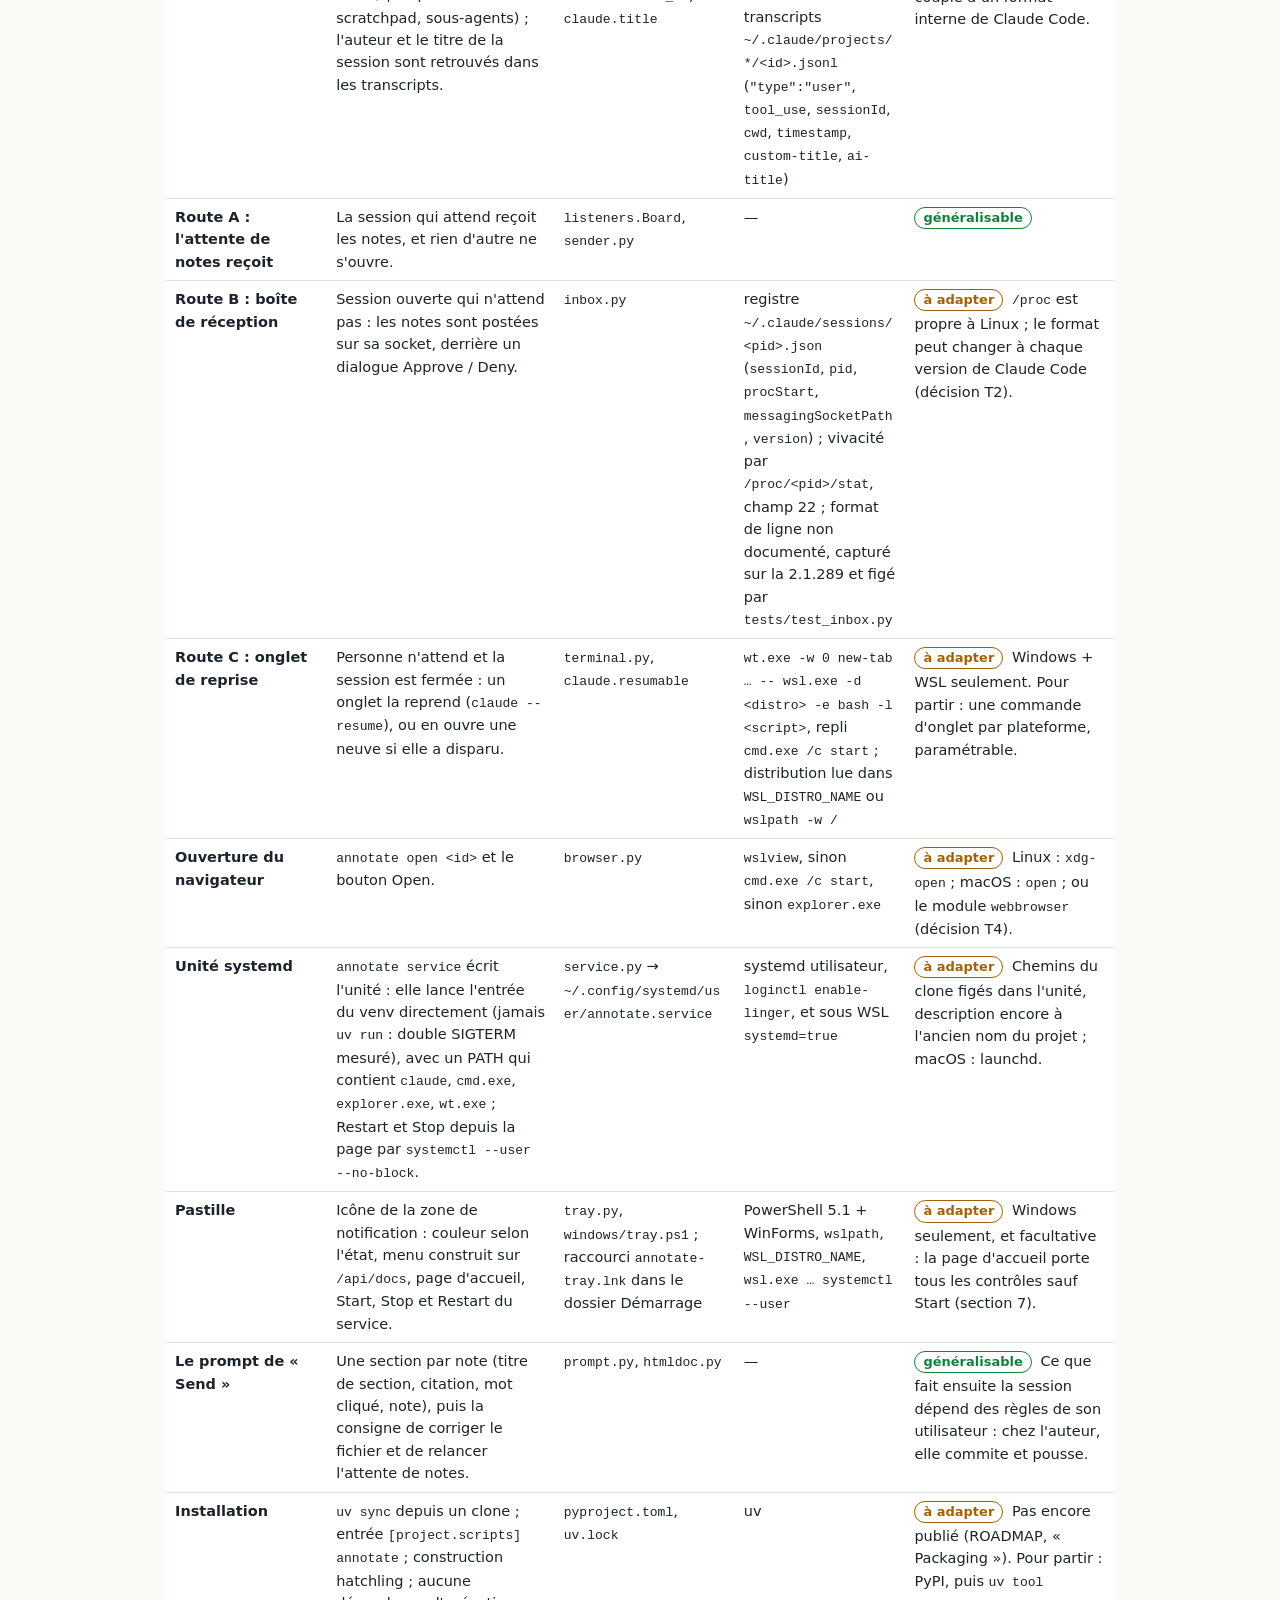
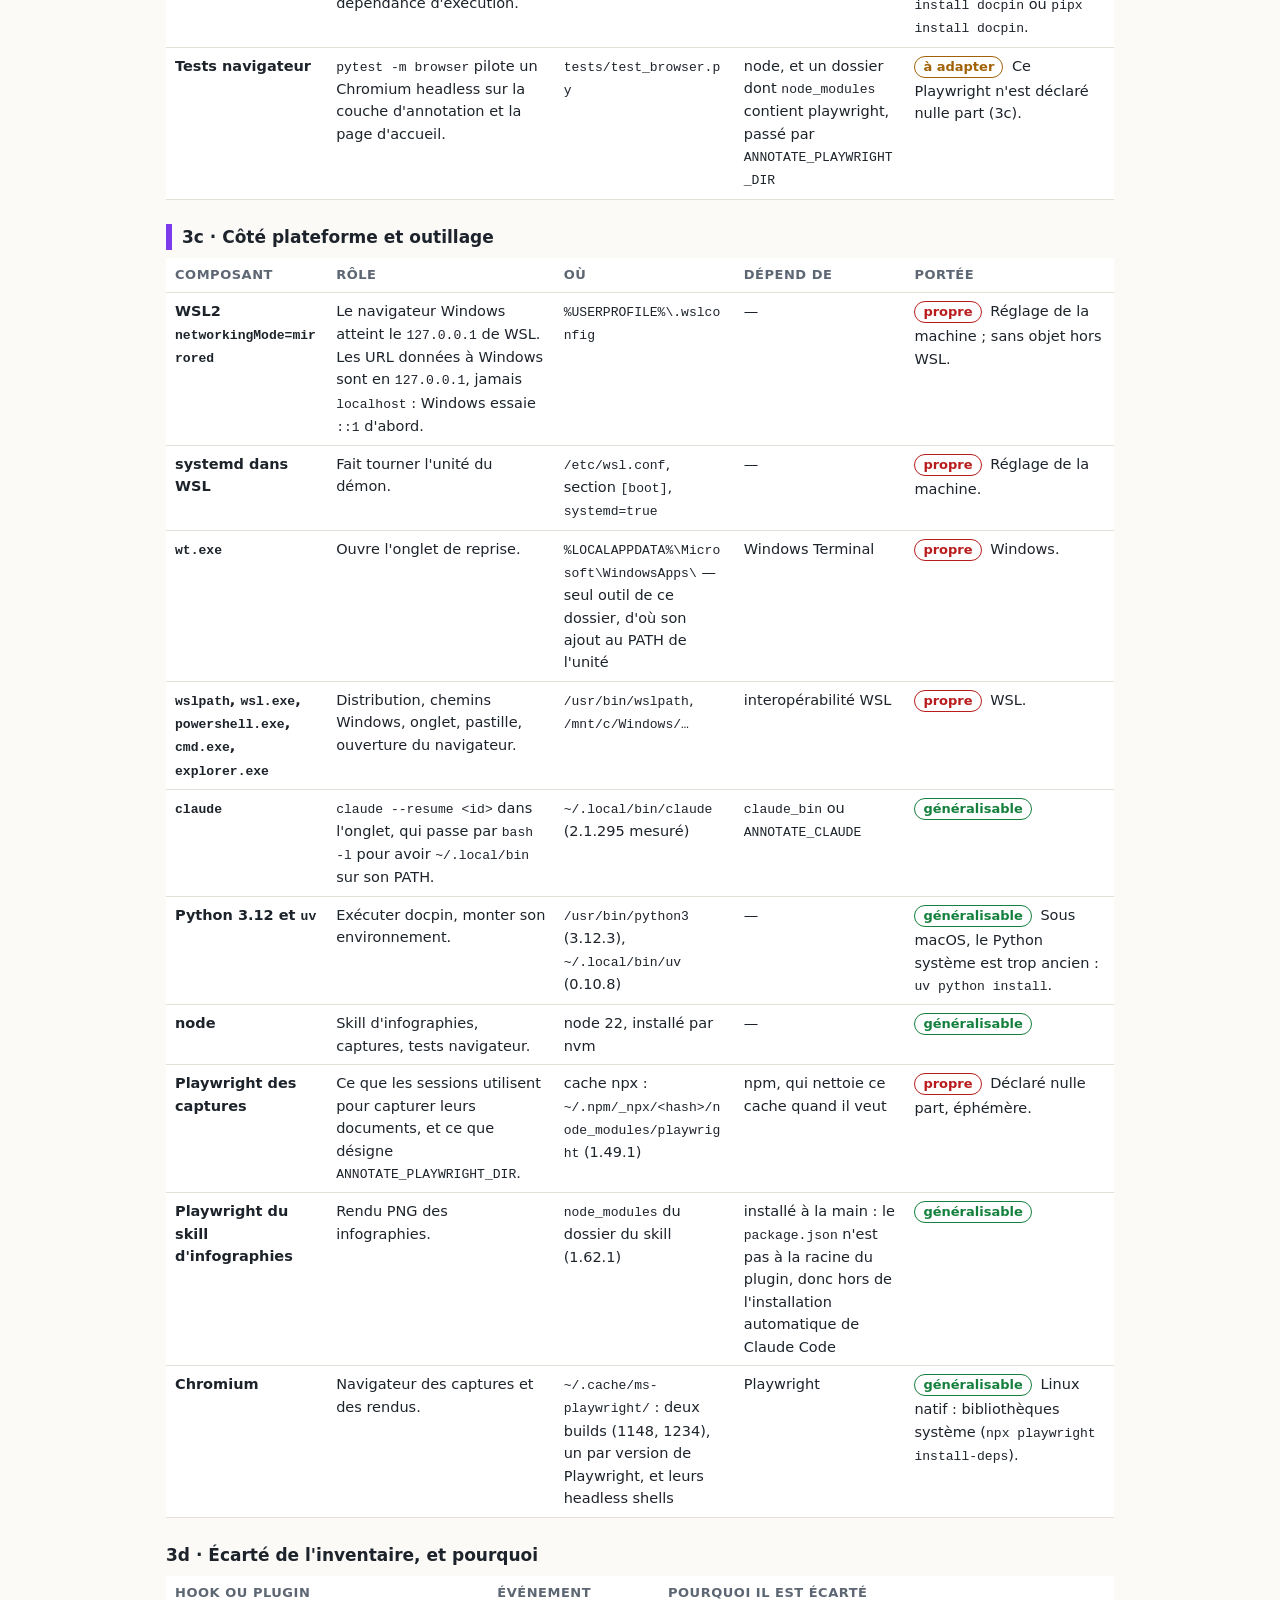
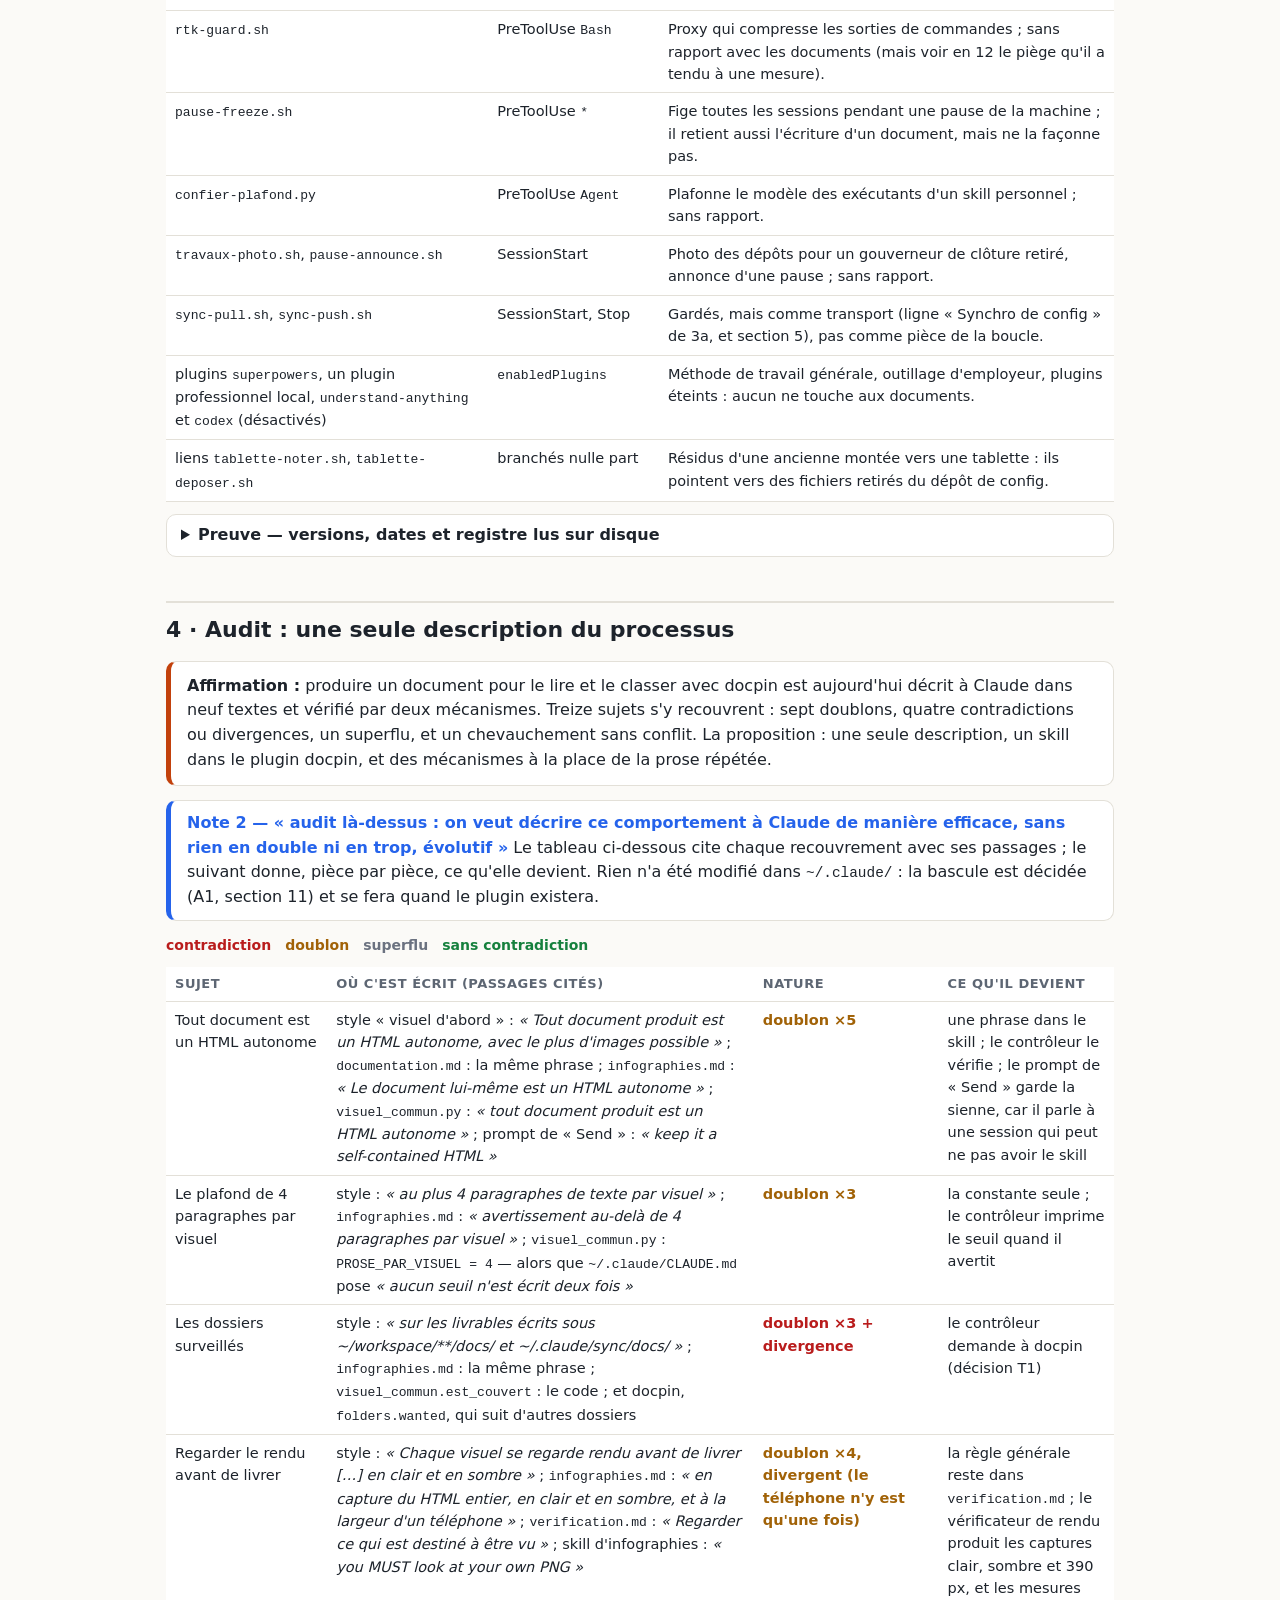
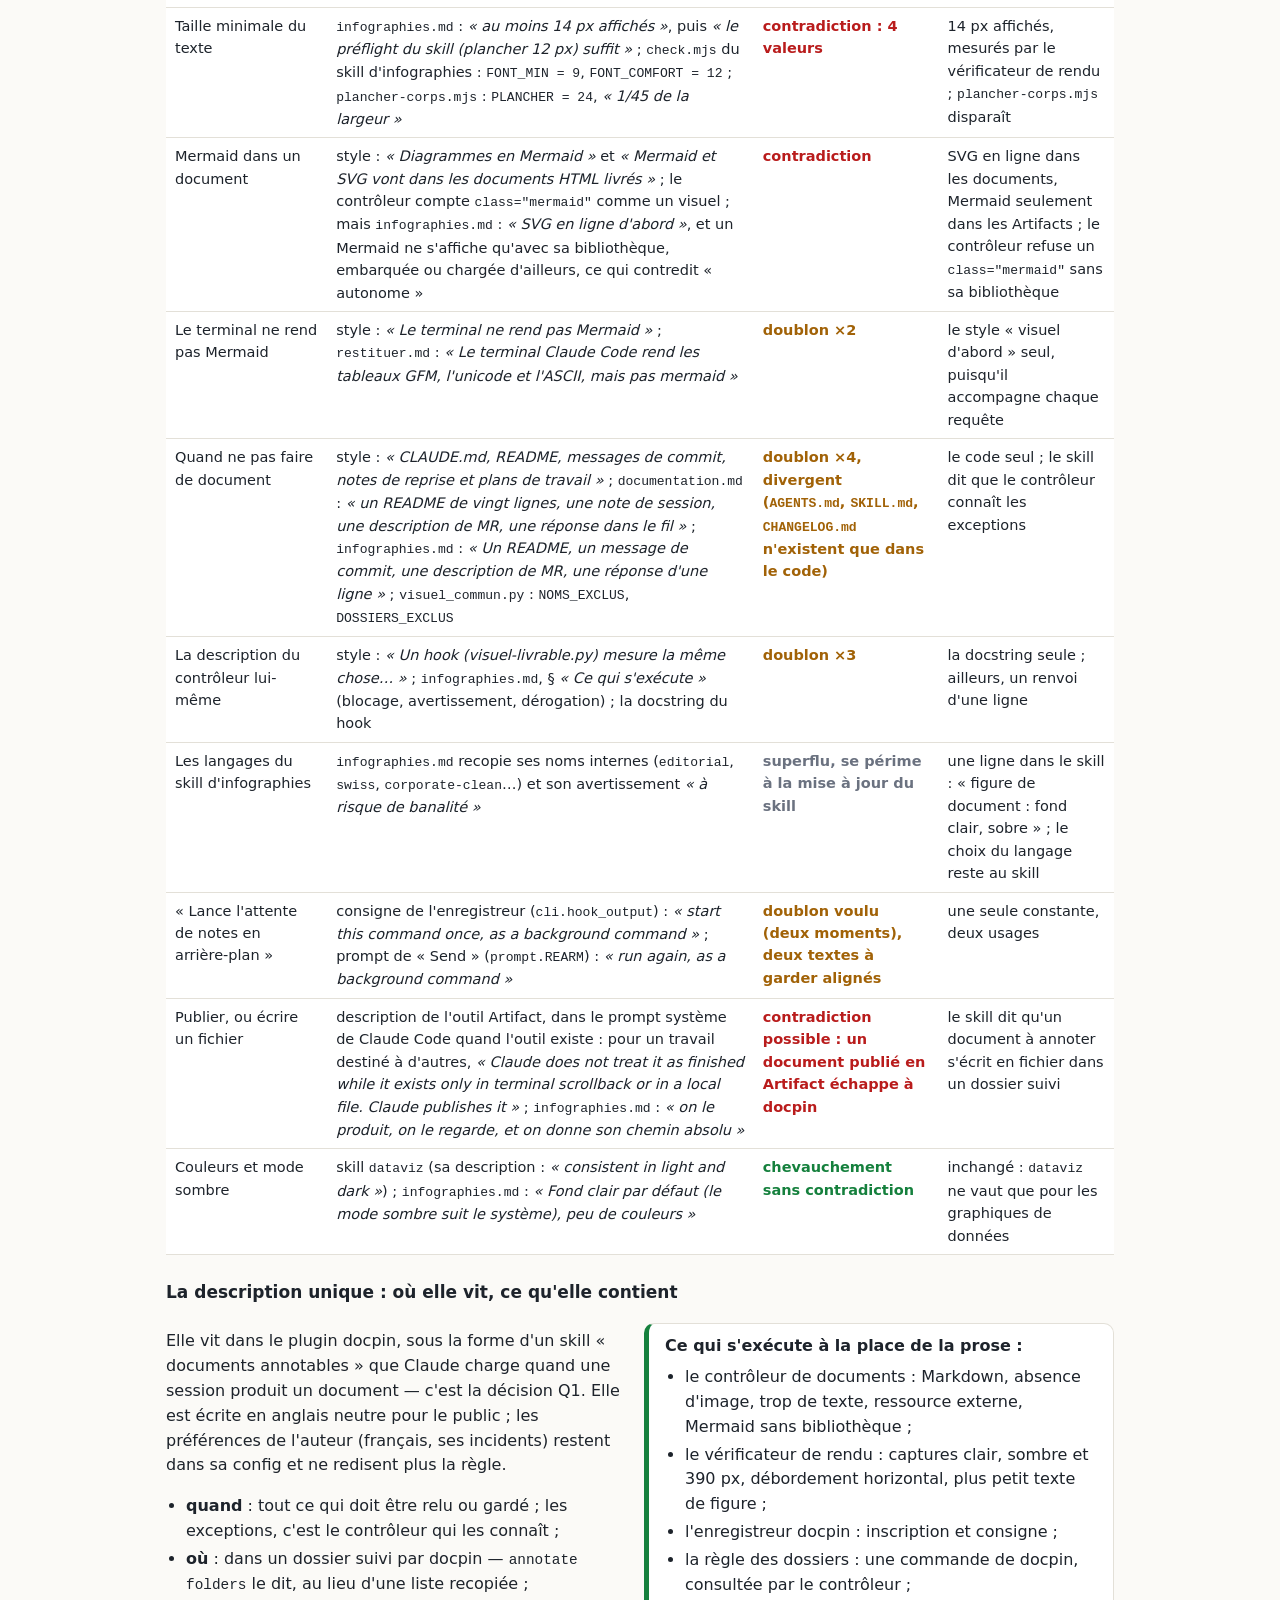
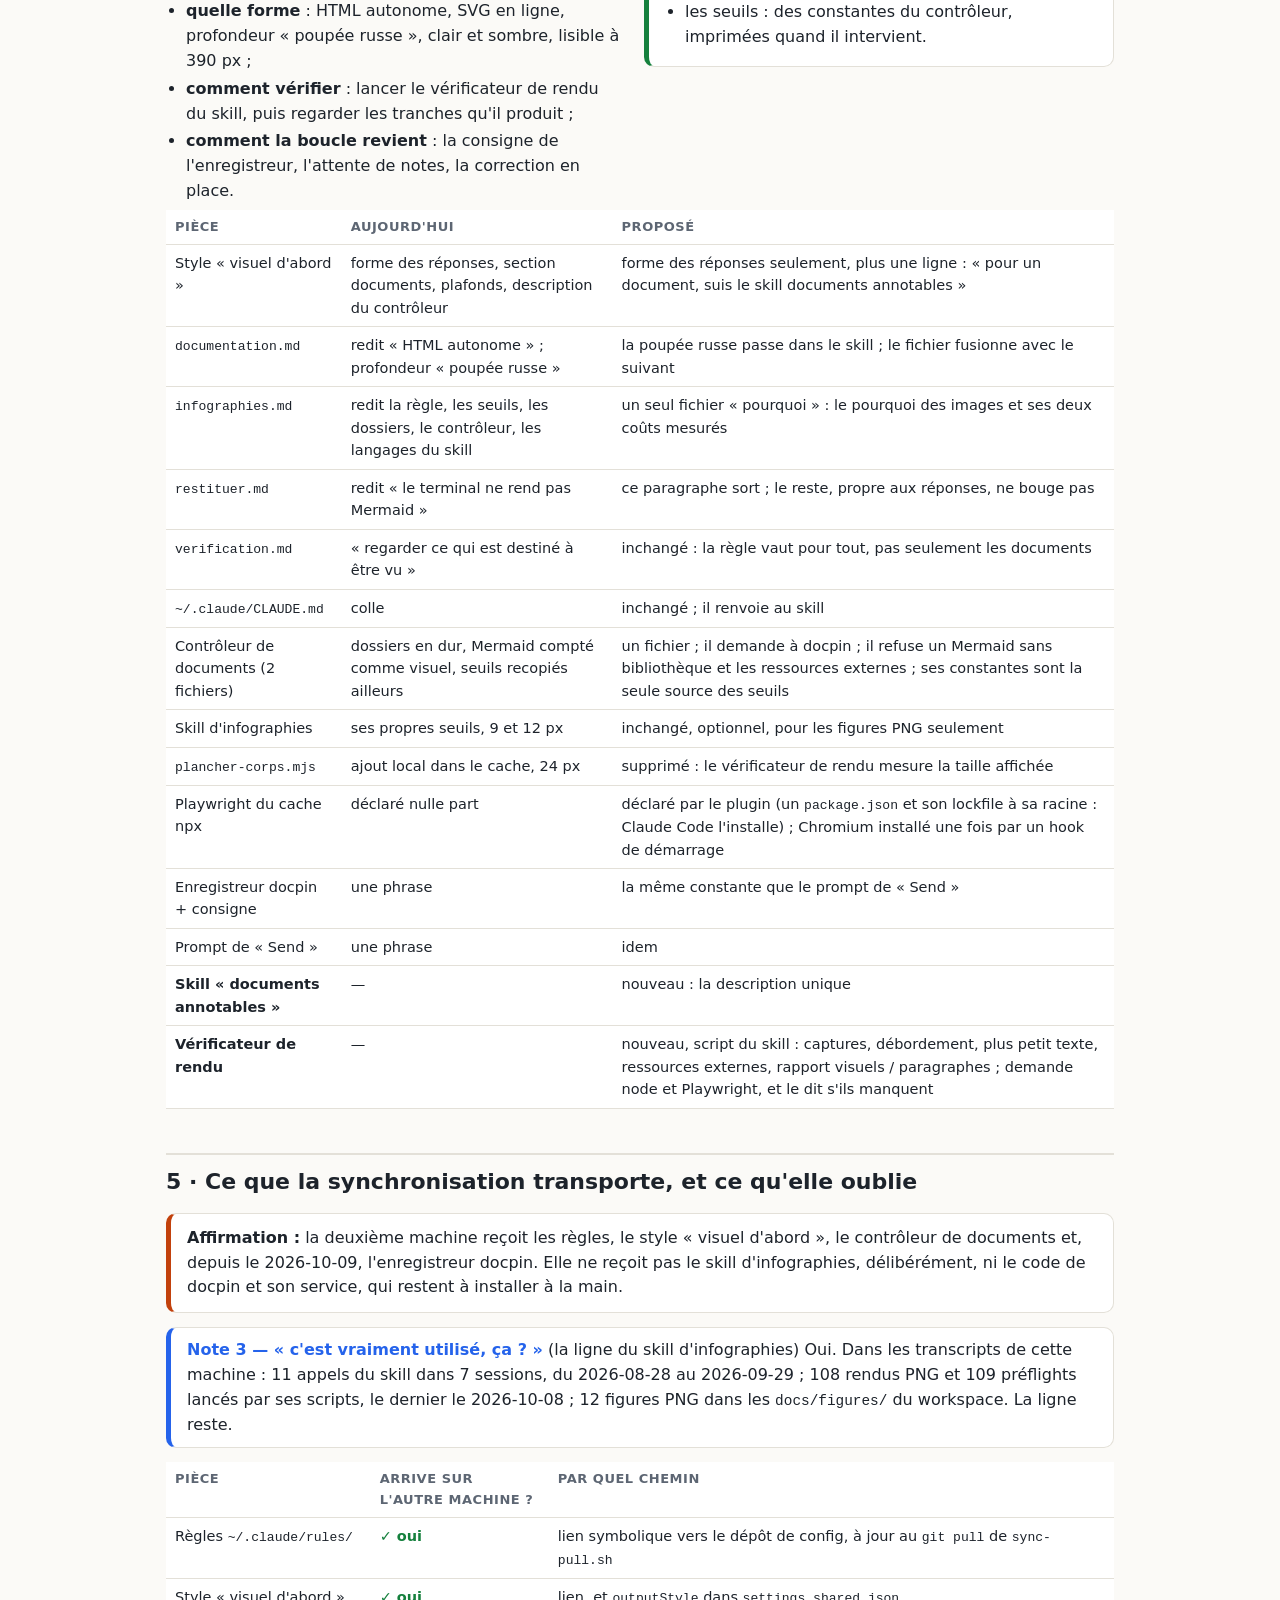
<file: docs/empaqueter-le-workflow.html>
<!doctype html>
<html lang="fr">
<head>
<meta charset="utf-8">
<meta name="viewport" content="width=device-width, initial-scale=1">
<meta name="color-scheme" content="light dark">
<title>Empaqueter le workflow</title>
<style>
:root {
  --bg: #fbfaf7; --paper: #ffffff; --ink: #1d232b; --muted: #5d6673; --line: #e3e0d8;
  --claude: #2563eb; --claude-soft: #dbe7ff;
  --docpin: #c2410c; --docpin-soft: #ffe6d5;
  --plat: #7c3aed; --plat-soft: #ece3ff;
  --gen: #15803d; --adapt: #a16207; --own: #b91c1c; --unk: #6b7280;
}
@media (prefers-color-scheme: dark) {
  :root:not([data-theme="light"]) {
    --bg: #15181d; --paper: #1d2128; --ink: #e6e8eb; --muted: #9aa3ae; --line: #313844;
    --claude: #7aa7ff; --claude-soft: #1f2e4d; --docpin: #fb923c; --docpin-soft: #4a2a15;
    --plat: #b79bff; --plat-soft: #2d2350; --gen: #4ade80; --adapt: #fbbf24; --own: #f87171;
    --unk: #9ca3af;
  }
}
:root[data-theme="dark"] {
  --bg: #15181d; --paper: #1d2128; --ink: #e6e8eb; --muted: #9aa3ae; --line: #313844;
  --claude: #7aa7ff; --claude-soft: #1f2e4d; --docpin: #fb923c; --docpin-soft: #4a2a15;
  --plat: #b79bff; --plat-soft: #2d2350; --gen: #4ade80; --adapt: #fbbf24; --own: #f87171;
  --unk: #9ca3af;
}
* { box-sizing: border-box; }
body { margin: 0; background: var(--bg); color: var(--ink);
  font: 16px/1.55 system-ui, -apple-system, "Segoe UI", sans-serif; }
main { max-width: 980px; margin: 0 auto; padding: 24px 16px 80px; }
h1 { font-size: 30px; line-height: 1.2; margin: 8px 0 6px; }
h2 { font-size: 22px; margin: 44px 0 10px; padding-top: 10px; border-top: 2px solid var(--line); }
h3 { font-size: 17px; margin: 24px 0 8px; }
h3.side { border-left: 6px solid var(--line); padding-left: 10px; }
h3.side.claude { border-color: var(--claude); } h3.side.docpin { border-color: var(--docpin); }
h3.side.plat { border-color: var(--plat); }
a { color: var(--claude); }
.lede { color: var(--muted); font-size: 17px; margin: 0 0 14px; }
.levels { display: flex; flex-wrap: wrap; align-items: center; gap: 8px; margin: 14px 0 6px; }
.levels span { color: var(--muted); font-size: 14px; }
.levels button { font: inherit; font-size: 14px; color: var(--ink); background: var(--paper);
  border: 1px solid var(--line); border-radius: 999px; padding: 5px 12px; cursor: pointer; }
.levels button[aria-pressed="true"] { background: var(--ink); color: var(--bg); border-color: var(--ink); }
nav.toc { display: flex; flex-wrap: wrap; gap: 8px; margin: 12px 0 6px; }
nav.toc a { text-decoration: none; color: var(--ink); background: var(--paper); border: 1px solid var(--line);
  border-radius: 999px; padding: 4px 12px; font-size: 14px; }
.verdict { background: var(--paper); border: 1px solid var(--line); border-left: 5px solid var(--docpin);
  border-radius: 10px; padding: 12px 16px; margin: 14px 0; }
.answer { background: var(--paper); border: 1px solid var(--line); border-left: 5px solid var(--claude);
  border-radius: 10px; padding: 10px 16px; margin: 14px 0; }
.answer > strong:first-child { color: var(--claude); }
.warn { background: var(--paper); border: 1px solid var(--line); border-left: 5px solid var(--own);
  border-radius: 10px; padding: 10px 16px; margin: 14px 0; }
.reco { background: var(--paper); border: 1px solid var(--line); border-left: 5px solid var(--gen);
  border-radius: 10px; padding: 10px 16px; margin: 10px 0 4px; }
.tiles { display: grid; grid-template-columns: repeat(auto-fit, minmax(150px, 1fr)); gap: 10px; margin: 16px 0; }
.tile { background: var(--paper); border: 1px solid var(--line); border-radius: 10px; padding: 10px 14px; }
.tile b { display: block; font-size: 30px; line-height: 1.1; }
.tile span { color: var(--muted); font-size: 14px; }
.tile.own b { color: var(--own); } .tile.adapt b { color: var(--adapt); } .tile.gen b { color: var(--gen); }
.tile.tech b { color: var(--claude); }
.gloss { display: grid; grid-template-columns: repeat(auto-fit, minmax(260px, 1fr)); gap: 10px; margin: 14px 0; }
.gl { background: var(--paper); border: 1px solid var(--line); border-left: 6px solid var(--line);
  border-radius: 10px; padding: 9px 13px; }
.gl.claude { border-left-color: var(--claude); } .gl.docpin { border-left-color: var(--docpin); }
.gl.plat { border-left-color: var(--plat); }
.gl b { display: block; font-size: 16.5px; }
.gl .tech { display: block; font-size: 13.5px; color: var(--muted); margin: 1px 0 4px; }
.gl .what { display: block; font-size: 15px; }
.gl .where { display: block; font-size: 13.5px; color: var(--muted); margin-top: 4px; }
figure { margin: 16px 0; background: var(--paper); border: 1px solid var(--line); border-radius: 12px; padding: 12px; }
figure svg { width: 100%; height: auto; display: block; }
figcaption { color: var(--muted); font-size: 14px; margin-top: 8px; }
.narrowfig svg { max-width: 460px; margin: 0 auto; }
@media (max-width: 999px) { .wide-only { display: none; } }
@media (min-width: 1000px) { .narrow-only { display: none; } }
.split { display: grid; gap: 4px 22px; align-items: start; }
@media (min-width: 900px) { .split { grid-template-columns: minmax(0, 1fr) 470px; } }
.duo { display: grid; gap: 12px; }
@media (min-width: 900px) { .duo { grid-template-columns: 1fr 1fr; } }
.duo figure { margin: 0; }
.scroll { overflow-x: auto; }
table { border-collapse: collapse; width: 100%; background: var(--paper); font-size: 14.5px; }
th, td { text-align: left; vertical-align: top; padding: 7px 9px; border-bottom: 1px solid var(--line);
  overflow-wrap: break-word; }
table.inv th:nth-child(1) { width: 17%; } table.inv th:nth-child(2) { width: 24%; }
table.inv th:nth-child(3) { width: 19%; } table.inv th:nth-child(4) { width: 18%; }
table.excl th:nth-child(1) { width: 34%; } table.excl th:nth-child(2) { width: 18%; }
table.matrix th:nth-child(1) { width: 20%; }
table.matrix td:not(:first-child) { font-size: 14px; }
table.audit th:nth-child(1) { width: 17%; } table.audit th:nth-child(2) { width: 45%; }
th { font-size: 13px; text-transform: uppercase; letter-spacing: .04em; color: var(--muted); }
code { font-family: ui-monospace, "Cascadia Code", Menlo, monospace; font-size: .9em; overflow-wrap: anywhere; }
.tag { display: inline-block; font-size: 13px; font-weight: 700; padding: 0 8px; border-radius: 999px;
  border: 1.5px solid currentColor; white-space: nowrap; margin: 0 4px 2px 0; }
.tag.gen, .y { color: var(--gen); } .tag.adapt, .w { color: var(--adapt); } .tag.own, .n { color: var(--own); }
.tag.unk, .u { color: var(--unk); } .tag.tech { color: var(--claude); }
.y, .w, .n, .u { font-weight: 700; }
q { quotes: "« " " »"; font-style: italic; }
details { background: var(--paper); border: 1px solid var(--line); border-radius: 10px; padding: 8px 14px; margin: 12px 0; }
summary { cursor: pointer; font-weight: 600; }
pre { white-space: pre-wrap; overflow-wrap: anywhere; background: var(--bg); border: 1px solid var(--line);
  border-radius: 8px; padding: 10px 12px; font-size: 13.5px; line-height: 1.45; }
blockquote { margin: 8px 0; padding: 4px 12px; border-left: 3px solid var(--line); color: var(--muted); }
ul.tight { margin: 6px 0; padding-left: 20px; } ul.tight li { margin: 3px 0; }
.legend { display: flex; flex-wrap: wrap; gap: 6px 14px; font-size: 14px; color: var(--muted); margin: 6px 0 10px; }
.dec { border: 1px solid var(--line); border-left: 6px solid var(--line); border-radius: 12px;
  padding: 4px 16px 10px; margin: 14px 0; background: var(--paper); }
.dec.ali { border-left-color: var(--gen); } .dec.tech { border-left-color: var(--claude); }
.dec.open { border-left-color: var(--adapt); border-width: 2px 2px 2px 8px; border-color: var(--adapt); }
.dec h3 { margin: 12px 0 6px; } .dec .tag { vertical-align: 2px; }
.dec .what { margin: 6px 0; }
.dec details { background: var(--bg); }
.todo { color: var(--adapt); font-weight: 700; }
/* svg text: wide figures are drawn at about 1 unit per pixel, narrow ones are capped at 460 px */
.s15 { font-size: 15px; fill: var(--ink); } .s16b { font-size: 16px; font-weight: 700; fill: var(--ink); }
.s18 { font-size: 18px; fill: var(--ink); } .s19b { font-size: 19px; font-weight: 700; fill: var(--ink); }
.lane { font-size: 16px; font-weight: 700; }
.bn { font-size: 15px; font-weight: 700; fill: var(--paper); } .bn18 { font-size: 18px; font-weight: 700; fill: var(--paper); }
.mono { font-family: ui-monospace, "Cascadia Code", Menlo, monospace; }
.mut { fill: var(--muted); }
.box { fill: var(--paper); stroke-width: 2; }
.arr { fill: none; stroke-width: 2; }
.dash { stroke-dasharray: 6 4; }
/* depth selector: level 1 keeps the claims and the decisions, level 3 opens every proof */
body[data-level="1"] .l2 { display: none !important; }
@media (max-width: 640px) {
  h1 { font-size: 25px; } body { font-size: 15px; }
  table, thead, tbody, tr, th, td { display: block; }
  thead { display: none; }
  tr { border-bottom: 1px solid var(--line); padding: 8px 0; }
  td { border: none; padding: 2px 10px; }
  td[data-label]::before { content: attr(data-label); display: block; font-size: 12.5px;
    text-transform: uppercase; letter-spacing: .04em; color: var(--muted); }
}
</style>
</head>
<body data-level="2">
<main>
<p class="lede">docpin · note de réflexion du 2026-10-09, révisée le même jour après les 12 notes de l'auteur · rien n'est construit ici</p>
<h1>Empaqueter le workflow</h1>
<p class="lede">Ce qui fait qu'une session Claude Code produit un document HTML très visuel, que son lecteur
l'annote dans le navigateur, et que les notes reviennent à la conversation qui l'a écrit — puis ce qu'il
faudrait pour que quelqu'un d'autre installe le tout.</p>

<div class="levels" role="group" aria-label="Profondeur de lecture">
  <span>Profondeur :</span>
  <button type="button" data-level="1" aria-pressed="false">1 · L'affirmation</button>
  <button type="button" data-level="2" aria-pressed="true">2 · Le raisonnement</button>
  <button type="button" data-level="3" aria-pressed="false">3 · Les preuves</button>
</div>

<nav class="toc">
  <a href="#glossaire">0 · Les pièces</a>
  <a href="#chaine">1 · La chaîne</a>
  <a href="#leviers">2 · Plus simple</a>
  <a href="#inventaire">3 · Inventaire</a>
  <a href="#audit">4 · Audit</a>
  <a href="#synchro">5 · Synchro</a>
  <a href="#boucle">6 · La réponse</a>
  <a href="#plateformes">7 · Plateformes</a>
  <a href="#plugin">8 · Plugin</a>
  <a href="#options">9 · Options</a>
  <a href="#generaliser">10 · Généraliser</a>
  <a href="#decisions">11 · Décisions</a>
  <a href="#mesure">12 · Mesuré ou non</a>
</nav>

<div class="verdict"><strong>En une phrase :</strong> la boucle elle-même (docpin) part presque telle quelle,
et depuis le 2026-10-09 elle est aussi branchée sur la deuxième machine. Ce qui ne part pas encore : la manière
de pousser une session à dessiner, dispersée dans la config de l'auteur en 13 pièces qui se répètent, et ce
qui suppose Windows. Sept questions sont tranchées par l'auteur, quatre sont tranchées ici comme décisions
techniques ; aucune ne reste ouverte.</div>

<div class="tiles">
  <div class="tile"><b>36</b><span>pièces inventoriées, chacune lue sur disque</span></div>
  <div class="tile own"><b>11</b><span>propres à l'auteur ou à sa machine</span></div>
  <div class="tile adapt"><b>12</b><span>à adapter, changement nommé</span></div>
  <div class="tile gen"><b>13</b><span>généralisables telles quelles</span></div>
  <div class="tile gen"><b>7</b><span>décisions de l'auteur, le 2026-10-09</span></div>
  <div class="tile tech"><b>4</b><span>décisions techniques prises ici</span></div>
  <div class="tile gen"><b>0</b><span>question encore ouverte</span></div>
</div>

<!-- ============================================================ 0 -->
<h2 id="glossaire">0 · Les pièces, avec un nom parlant</h2>
<div class="verdict"><strong>Affirmation :</strong> onze pièces reviennent dans tout le document. Chacune porte
ici un nom qui dit ce qu'elle fait ; son nom technique est en dessous. La couleur dit qui la fournit.</div>
<div class="legend"><span style="color: var(--claude)">▌ Claude Code et la config de l'utilisateur</span>
<span style="color: var(--docpin)">▌ docpin</span><span style="color: var(--plat)">▌ Windows / WSL</span></div>
<div class="gloss">
  <div class="gl claude"><b>Style « visuel d'abord »</b><span class="tech">output style <code>visuel-dabord</code></span>
    <span class="what">Consigne de forme envoyée avec chaque requête : dessiner avant d'écrire, tout document en HTML illustré.</span>
    <span class="where"><code>~/.claude/output-styles/</code></span></div>
  <div class="gl claude"><b>Règles de documentation</b><span class="tech"><code>documentation.md</code>, <code>infographies.md</code>…</span>
    <span class="what">Le pourquoi de cette forme et ce qu'elle a coûté, chargé dans chaque session.</span>
    <span class="where"><code>~/.claude/rules/</code></span></div>
  <div class="gl claude"><b>Contrôleur de documents</b><span class="tech">hook <code>visuel-livrable.py</code></span>
    <span class="what">Relit chaque document écrit ; refuse un Markdown ou un HTML sans image, avertit s'il y a trop de texte.</span>
    <span class="where"><code>~/.claude/hooks/</code></span></div>
  <div class="gl claude"><b>Skill d'infographies</b><span class="tech">plugin tiers <code>epic-infographics</code></span>
    <span class="what">Fabrique une figure PNG soignée, et relit sa propre image avant de la livrer.</span>
    <span class="where">plugins de Claude Code</span></div>
  <div class="gl claude"><b>Synchro de config</b><span class="tech">dépôt git personnel, <code>install.sh</code>, <code>sync-pull</code>, <code>sync-push</code></span>
    <span class="what">Recopie la config de l'auteur sur son autre machine, à chaque ouverture de session.</span>
    <span class="where"><code>~/.claude/sync</code></span></div>
  <div class="gl docpin"><b>Enregistreur docpin</b><span class="tech">hook <code>register-on-write.py</code></span>
    <span class="what">Inscrit chaque document écrit, et dit à la session de lancer l'attente de notes.</span>
    <span class="where">dépôt docpin, <code>hooks/</code></span></div>
  <div class="gl docpin"><b>Démon docpin</b><span class="tech"><code>annotate serve</code></span>
    <span class="what">Sert les documents au navigateur avec la couche d'annotation, reçoit les notes.</span>
    <span class="where"><code>http://127.0.0.1:8765/</code></span></div>
  <div class="gl docpin"><b>Attente de notes</b><span class="tech"><code>annotate wait &lt;id&gt;</code></span>
    <span class="what">Commande que la session laisse tourner ; elle rend tes notes dès que tu cliques « Send ».</span>
    <span class="where">dépôt docpin</span></div>
  <div class="gl docpin"><b>Boîte de réception</b><span class="tech">route B, <code>inbox.py</code></span>
    <span class="what">Quand la session est ouverte mais n'attend pas : docpin lui dépose les notes.</span>
    <span class="where">socket de la session Claude Code</span></div>
  <div class="gl plat"><b>Onglet de reprise</b><span class="tech">route C, <code>wt.exe</code></span>
    <span class="what">Quand la session est fermée : un onglet Windows Terminal la rouvre avec tes notes.</span>
    <span class="where">Windows Terminal</span></div>
  <div class="gl plat"><b>Pastille</b><span class="tech"><code>windows/tray.ps1</code></span>
    <span class="what">Icône Windows qui ouvre la page d'accueil de docpin et démarre ou arrête le démon.</span>
    <span class="where">zone de notification de Windows</span></div>
</div>
<div class="answer"><strong>Notes 4 et 7 — « le style, c'est notre visual-first ? et le garde-fou, c'est quoi ? »</strong>
Oui : « le style » était le style « visuel d'abord ». « Le garde-fou » était le contrôleur de documents, le
hook qui relit chaque document au moment où il est écrit. Ces deux mots ne reviennent plus sans leur nom.</div>

<!-- ============================================================ 1 -->
<h2 id="chaine">1 · La chaîne de bout en bout</h2>
<div class="verdict"><strong>Affirmation :</strong> huit étapes, trois propriétaires. La session écrit, docpin
enregistre et sert, le navigateur annote, et les notes reviennent par l'une de trois routes ; la correction
réécrit le fichier, ce qui relance la boucle.</div>

<figure class="wide-only">
<svg viewBox="0 0 920 806" role="img" aria-labelledby="w-t">
  <title id="w-t">La chaîne : leviers de forme, session, document, enregistrement, démon, navigateur, trois routes de retour, correction</title>
  <defs>
    <marker id="w-ai" viewBox="0 0 10 10" refX="9" refY="5" markerWidth="7" markerHeight="7" orient="auto-start-reverse"><path d="M0,0 L10,5 L0,10 z" fill="var(--muted)"/></marker>
    <marker id="w-ac" viewBox="0 0 10 10" refX="9" refY="5" markerWidth="7" markerHeight="7" orient="auto-start-reverse"><path d="M0,0 L10,5 L0,10 z" fill="var(--claude)"/></marker>
    <marker id="w-ad" viewBox="0 0 10 10" refX="9" refY="5" markerWidth="7" markerHeight="7" orient="auto-start-reverse"><path d="M0,0 L10,5 L0,10 z" fill="var(--docpin)"/></marker>
    <marker id="w-ap" viewBox="0 0 10 10" refX="9" refY="5" markerWidth="7" markerHeight="7" orient="auto-start-reverse"><path d="M0,0 L10,5 L0,10 z" fill="var(--plat)"/></marker>
  </defs>
  <rect x="6" y="6" width="296" height="794" rx="12" fill="var(--claude-soft)"/>
  <rect x="312" y="6" width="296" height="794" rx="12" fill="var(--docpin-soft)"/>
  <rect x="618" y="6" width="296" height="794" rx="12" fill="var(--plat-soft)"/>
  <text x="20" y="32" class="lane" fill="var(--claude)">Claude Code + config</text>
  <text x="326" y="32" class="lane" fill="var(--docpin)">docpin</text>
  <text x="632" y="32" class="lane" fill="var(--plat)">Windows / WSL</text>

  <rect x="34" y="48" width="254" height="128" rx="8" class="box" stroke="var(--claude)"/>
  <circle cx="54" cy="69" r="12" fill="var(--claude)"/><text x="54" y="74" text-anchor="middle" class="bn">1</text>
  <text x="74" y="75" class="s16b">Les leviers de forme</text>
  <text x="48" y="101" class="s15">règles de documentation</text>
  <text x="48" y="123" class="s15">style « visuel d'abord »</text>
  <text x="48" y="145" class="s15">contrôleur de documents</text>
  <text x="48" y="167" class="s15">skill d'infographies</text>
  <path d="M161,176 V194" class="arr" stroke="var(--claude)" marker-end="url(#w-ac)"/>
  <text x="172" y="191" class="s15 mut">façonnent</text>

  <rect x="644" y="48" width="256" height="88" rx="8" class="box dash" stroke="var(--plat)"/>
  <text x="658" y="74" class="s16b">WSL2 en mode mirrored</text>
  <text x="658" y="98" class="s15">Windows atteint 127.0.0.1</text>
  <text x="658" y="120" class="s15">de WSL — jamais localhost</text>

  <rect x="34" y="198" width="254" height="66" rx="8" class="box" stroke="var(--claude)"/>
  <circle cx="54" cy="219" r="12" fill="var(--claude)"/><text x="54" y="224" text-anchor="middle" class="bn">2</text>
  <text x="74" y="225" class="s16b">La session écrit</text>
  <text x="48" y="252" class="s15">Write, Edit, ou cp (sous-agent)</text>
  <path d="M288,231 H322" class="arr" stroke="var(--muted)" marker-end="url(#w-ai)"/>

  <rect x="326" y="198" width="256" height="66" rx="8" class="box dash" stroke="var(--muted)"/>
  <circle cx="346" cy="219" r="12" fill="var(--muted)"/><text x="346" y="224" text-anchor="middle" class="bn">3</text>
  <text x="366" y="225" class="s16b">Le document</text>
  <text x="340" y="252" class="s15 mono">&lt;repo&gt;/docs/&lt;name&gt;.html</text>
  <path d="M454,264 V286" class="arr" stroke="var(--muted)" marker-end="url(#w-ai)"/>

  <rect x="326" y="290" width="256" height="102" rx="8" class="box" stroke="var(--docpin)"/>
  <circle cx="346" cy="311" r="12" fill="var(--docpin)"/><text x="346" y="316" text-anchor="middle" class="bn">4</text>
  <text x="366" y="317" class="s16b">Enregistrement</text>
  <text x="340" y="342" class="s15">enregistreur docpin (hook)</text>
  <text x="340" y="364" class="s15">ou parcours du démon, 30 s</text>
  <text x="340" y="386" class="s15">→ registry.json</text>
  <path d="M326,320 H270 V268" class="arr" stroke="var(--docpin)" marker-end="url(#w-ad)"/>
  <text x="48" y="344" class="s15" style="fill: var(--docpin)">consigne de l'enregistreur :</text>
  <text x="48" y="365" class="s15" style="fill: var(--docpin)">lancer l'attente de notes</text>

  <rect x="34" y="410" width="254" height="80" rx="8" class="box dash" stroke="var(--claude)"/>
  <text x="48" y="434" class="s16b">Transcripts</text>
  <text x="48" y="457" class="s15">~/.claude/projects/</text>
  <text x="48" y="479" class="s15">l'auteur d'un cp s'y lit</text>
  <path d="M326,372 H306 V448 H292" class="arr dash" stroke="var(--muted)" marker-end="url(#w-ai)"/>

  <path d="M454,392 V412" class="arr" stroke="var(--docpin)" marker-end="url(#w-ad)"/>
  <rect x="326" y="416" width="256" height="96" rx="8" class="box" stroke="var(--docpin)"/>
  <circle cx="346" cy="437" r="12" fill="var(--docpin)"/><text x="346" y="442" text-anchor="middle" class="bn">5</text>
  <text x="366" y="443" class="s16b">Démon docpin</text>
  <text x="340" y="468" class="s15">127.0.0.1:8765, stdlib seule</text>
  <text x="340" y="490" class="s15">sert le HTML + l'annotation</text>

  <rect x="644" y="416" width="256" height="96" rx="8" class="box" stroke="var(--plat)"/>
  <circle cx="664" cy="437" r="12" fill="var(--plat)"/><text x="664" y="442" text-anchor="middle" class="bn">6</text>
  <text x="684" y="443" class="s16b">Navigateur Windows</text>
  <text x="658" y="468" class="s15">Alt+clic : épingle + note</text>
  <text x="658" y="490" class="s15">puis « Send to session »</text>
  <path d="M582,446 H640" class="arr" stroke="var(--muted)" marker-end="url(#w-ai)"/>
  <text x="592" y="440" class="s15 mut">sert</text>
  <path d="M644,484 H586" class="arr" stroke="var(--muted)" marker-end="url(#w-ai)"/>
  <text x="590" y="478" class="s15 mut">notes</text>

  <rect x="644" y="536" width="256" height="66" rx="8" class="box" stroke="var(--plat)"/>
  <text x="658" y="561" class="s16b">systemd --user</text>
  <text x="658" y="587" class="s15">lance et relance le démon</text>
  <path d="M644,569 H612 V500 H586" class="arr" stroke="var(--plat)" marker-end="url(#w-ap)"/>

  <text x="372" y="538" class="s15">« Send » : A si une session</text>
  <text x="372" y="558" class="s15">attend, sinon B, sinon C ;</text>
  <text x="372" y="578" class="s15">jamais en arrière-plan.</text>
  <path d="M346,512 V616 H161 V632" class="arr" stroke="var(--docpin)" marker-end="url(#w-ad)"/>
  <path d="M346,616 H454 V632" class="arr" stroke="var(--docpin)" marker-end="url(#w-ad)"/>
  <path d="M346,616 H772 V632" class="arr" stroke="var(--docpin)" marker-end="url(#w-ad)"/>

  <rect x="34" y="636" width="254" height="72" rx="8" class="box" stroke="var(--claude)"/>
  <circle cx="54" cy="657" r="12" fill="var(--claude)"/><text x="54" y="662" text-anchor="middle" class="bn">B</text>
  <text x="74" y="663" class="s16b">Boîte de réception</text>
  <text x="48" y="691" class="s15">~/.claude/sessions + socket</text>
  <rect x="326" y="636" width="256" height="72" rx="8" class="box" stroke="var(--docpin)"/>
  <circle cx="346" cy="657" r="12" fill="var(--docpin)"/><text x="346" y="662" text-anchor="middle" class="bn">A</text>
  <text x="366" y="663" class="s16b">Attente de notes</text>
  <text x="340" y="691" class="s15">annotate wait, la session attendait</text>
  <rect x="644" y="636" width="256" height="72" rx="8" class="box" stroke="var(--plat)"/>
  <circle cx="664" cy="657" r="12" fill="var(--plat)"/><text x="664" y="662" text-anchor="middle" class="bn">C</text>
  <text x="684" y="663" class="s16b">Onglet de reprise</text>
  <text x="658" y="691" class="s15 mono">claude --resume &lt;id&gt;</text>

  <path d="M161,708 V726" class="arr" stroke="var(--muted)" marker-end="url(#w-ai)"/>
  <path d="M454,708 V726" class="arr" stroke="var(--muted)" marker-end="url(#w-ai)"/>
  <path d="M772,708 V762 H586" class="arr" stroke="var(--muted)" marker-end="url(#w-ai)"/>
  <rect x="34" y="730" width="548" height="64" rx="8" class="box" stroke="var(--claude)"/>
  <circle cx="54" cy="751" r="12" fill="var(--claude)"/><text x="54" y="756" text-anchor="middle" class="bn">8</text>
  <text x="74" y="757" class="s16b">La session corrige le HTML</text>
  <text x="48" y="783" class="s15">l'enregistreur repasse (delivered → answered) ; elle relance l'attente</text>
  <path d="M34,762 H20 V231 H30" class="arr" stroke="var(--claude)" marker-end="url(#w-ac)"/>
</svg>
<figcaption>Une bande par propriétaire : bleu, Claude Code et la configuration de l'utilisateur ; orange, docpin ;
violet, ce que fournissent Windows et WSL. Cadre en pointillés : un fichier ou une condition, pas un acteur ;
flèche en pointillés : une lecture. 13 nœuds.</figcaption>
</figure>

<figure class="narrow-only">
<svg viewBox="0 0 420 1524" role="img" aria-labelledby="t-t">
  <title id="t-t">La chaîne de bout en bout, en une colonne</title>
  <defs>
    <marker id="t-ai" viewBox="0 0 10 10" refX="9" refY="5" markerWidth="7" markerHeight="7" orient="auto-start-reverse"><path d="M0,0 L10,5 L0,10 z" fill="var(--muted)"/></marker>
    <marker id="t-ac" viewBox="0 0 10 10" refX="9" refY="5" markerWidth="7" markerHeight="7" orient="auto-start-reverse"><path d="M0,0 L10,5 L0,10 z" fill="var(--claude)"/></marker>
    <marker id="t-ad" viewBox="0 0 10 10" refX="9" refY="5" markerWidth="7" markerHeight="7" orient="auto-start-reverse"><path d="M0,0 L10,5 L0,10 z" fill="var(--docpin)"/></marker>
  </defs>
  <rect x="24" y="12" width="20" height="20" rx="4" fill="var(--claude-soft)" stroke="var(--claude)" stroke-width="2"/>
  <text x="52" y="29" class="s18">Claude Code + config</text>
  <rect x="272" y="12" width="20" height="20" rx="4" fill="var(--docpin-soft)" stroke="var(--docpin)" stroke-width="2"/>
  <text x="300" y="29" class="s18">docpin</text>
  <rect x="24" y="44" width="20" height="20" rx="4" fill="var(--plat-soft)" stroke="var(--plat)" stroke-width="2"/>
  <text x="52" y="61" class="s18">Windows / WSL</text>
  <rect x="272" y="44" width="20" height="20" rx="4" class="box dash" stroke="var(--muted)"/>
  <text x="300" y="61" class="s18">fichier</text>

  <rect x="24" y="84" width="360" height="150" rx="10" class="box" stroke="var(--claude)" style="fill: var(--claude-soft)"/>
  <circle cx="48" cy="109" r="15" fill="var(--claude)"/><text x="48" y="115" text-anchor="middle" class="bn18">1</text>
  <text x="72" y="116" class="s19b">Les leviers de forme</text>
  <text x="40" y="146" class="s18">règles de documentation</text>
  <text x="40" y="171" class="s18">style « visuel d'abord »</text>
  <text x="40" y="196" class="s18">contrôleur de documents</text>
  <text x="40" y="221" class="s18">skill d'infographies</text>
  <path d="M204,234 V258" class="arr" stroke="var(--claude)" marker-end="url(#t-ac)"/>
  <text x="216" y="253" class="s18 mut">façonnent</text>
  <rect x="24" y="262" width="360" height="80" rx="10" class="box" stroke="var(--claude)" style="fill: var(--claude-soft)"/>
  <circle cx="48" cy="287" r="15" fill="var(--claude)"/><text x="48" y="293" text-anchor="middle" class="bn18">2</text>
  <text x="72" y="294" class="s19b">La session écrit</text>
  <text x="40" y="327" class="s18">Write, Edit, ou cp (sous-agent)</text>
  <path d="M204,342 V366" class="arr" stroke="var(--muted)" marker-end="url(#t-ai)"/>
  <rect x="24" y="370" width="360" height="80" rx="10" class="box dash" stroke="var(--muted)"/>
  <circle cx="48" cy="395" r="15" fill="var(--muted)"/><text x="48" y="401" text-anchor="middle" class="bn18">3</text>
  <text x="72" y="402" class="s19b">Le document</text>
  <text x="40" y="435" class="s18 mono">&lt;repo&gt;/docs/&lt;name&gt;.html</text>
  <path d="M204,450 V474" class="arr" stroke="var(--muted)" marker-end="url(#t-ai)"/>
  <rect x="24" y="478" width="360" height="150" rx="10" class="box" stroke="var(--docpin)" style="fill: var(--docpin-soft)"/>
  <circle cx="48" cy="503" r="15" fill="var(--docpin)"/><text x="48" y="509" text-anchor="middle" class="bn18">4</text>
  <text x="72" y="510" class="s19b">Enregistrement</text>
  <text x="40" y="540" class="s18">enregistreur docpin (hook)</text>
  <text x="40" y="565" class="s18">ou parcours du démon, 30 s</text>
  <text x="40" y="590" class="s18" style="fill: var(--claude)">auteur lu dans ~/.claude/projects</text>
  <text x="40" y="615" class="s18">→ consigne : lancer l'attente</text>
  <path d="M204,628 V652" class="arr" stroke="var(--docpin)" marker-end="url(#t-ad)"/>
  <rect x="24" y="656" width="360" height="128" rx="10" class="box" stroke="var(--docpin)" style="fill: var(--docpin-soft)"/>
  <circle cx="48" cy="681" r="15" fill="var(--docpin)"/><text x="48" y="687" text-anchor="middle" class="bn18">5</text>
  <text x="72" y="688" class="s19b">Démon docpin</text>
  <text x="40" y="718" class="s18">127.0.0.1:8765, stdlib seule</text>
  <text x="40" y="743" class="s18">sert le HTML + l'annotation</text>
  <text x="40" y="768" class="s18" style="fill: var(--plat)">lancé par systemd --user</text>
  <path d="M204,784 V808" class="arr" stroke="var(--muted)" marker-end="url(#t-ai)"/>
  <text x="216" y="803" class="s18 mut">sert</text>
  <rect x="24" y="812" width="360" height="128" rx="10" class="box" stroke="var(--plat)" style="fill: var(--plat-soft)"/>
  <circle cx="48" cy="837" r="15" fill="var(--plat)"/><text x="48" y="843" text-anchor="middle" class="bn18">6</text>
  <text x="72" y="844" class="s19b">Navigateur Windows</text>
  <text x="40" y="874" class="s18">via WSL2 en mode mirrored</text>
  <text x="40" y="899" class="s18">Alt+clic : épingle + note</text>
  <text x="40" y="924" class="s18">puis « Send to session »</text>
  <path d="M40,940 V1044" class="arr" stroke="var(--docpin)" marker-end="url(#t-ad)"/>
  <text x="58" y="976" class="s18">« Send » : le démon essaie A,</text>
  <text x="58" y="1000" class="s18">puis B, puis C — jamais</text>
  <text x="58" y="1024" class="s18">en arrière-plan.</text>
  <rect x="24" y="1048" width="360" height="80" rx="10" class="box" stroke="var(--docpin)" style="fill: var(--docpin-soft)"/>
  <circle cx="48" cy="1073" r="15" fill="var(--docpin)"/><text x="48" y="1079" text-anchor="middle" class="bn18">A</text>
  <text x="72" y="1080" class="s19b">Attente de notes</text>
  <text x="40" y="1113" class="s18">annotate wait : elle attendait</text>
  <path d="M40,1128 V1158" class="arr" stroke="var(--muted)" marker-end="url(#t-ai)"/>
  <text x="56" y="1152" class="s18 mut">sinon</text>
  <rect x="24" y="1162" width="360" height="80" rx="10" class="box" stroke="var(--claude)" style="fill: var(--claude-soft)"/>
  <circle cx="48" cy="1187" r="15" fill="var(--claude)"/><text x="48" y="1193" text-anchor="middle" class="bn18">B</text>
  <text x="72" y="1194" class="s19b">Boîte de réception</text>
  <text x="40" y="1227" class="s18">~/.claude/sessions + socket</text>
  <path d="M40,1242 V1272" class="arr" stroke="var(--muted)" marker-end="url(#t-ai)"/>
  <text x="56" y="1266" class="s18 mut">sinon</text>
  <rect x="24" y="1276" width="360" height="80" rx="10" class="box" stroke="var(--plat)" style="fill: var(--plat-soft)"/>
  <circle cx="48" cy="1301" r="15" fill="var(--plat)"/><text x="48" y="1307" text-anchor="middle" class="bn18">C</text>
  <text x="72" y="1308" class="s19b">Onglet de reprise</text>
  <text x="40" y="1341" class="s18 mono">claude --resume &lt;id&gt;</text>
  <path d="M384,1088 H394 M384,1202 H394 M384,1316 H394" class="arr" stroke="var(--muted)"/>
  <path d="M394,1088 V1424 H388" class="arr" stroke="var(--muted)" marker-end="url(#t-ai)"/>
  <rect x="24" y="1384" width="360" height="128" rx="10" class="box" stroke="var(--claude)" style="fill: var(--claude-soft)"/>
  <circle cx="48" cy="1409" r="15" fill="var(--claude)"/><text x="48" y="1415" text-anchor="middle" class="bn18">8</text>
  <text x="72" y="1416" class="s19b">La session corrige le HTML</text>
  <text x="40" y="1446" class="s18">l'enregistreur repasse :</text>
  <text x="40" y="1471" class="s18">delivered → answered,</text>
  <text x="40" y="1496" class="s18">elle relance l'attente</text>
  <path d="M384,1470 H410 V302 H388" class="arr" stroke="var(--claude)" marker-end="url(#t-ac)"/>
</svg>
<figcaption>Même chaîne, en une colonne pour les écrans étroits. La couleur du cadre dit qui fournit la pièce ;
une ligne colorée autrement à l'intérieur d'un cadre (le transcript, systemd) appartient à l'autre côté.</figcaption>
</figure>

<details class="l2 proof">
<summary>Preuve — ce qui est branché dans les settings de l'auteur (avant la synchro du 2026-10-09)</summary>
<pre>$ python3 -c '…liste les hooks de ~/.claude/settings.json…'   # chemins anonymisés
PreToolUse   Bash                   ~/.claude/hooks/rtk-guard.sh
PreToolUse   *                      ~/.claude/hooks/pause-freeze.sh 86400
PreToolUse   Agent                  ~/.claude/hooks/confier-plafond.py
SessionStart startup|clear|compact  ~/.claude/hooks/sync-pull.sh
SessionStart startup|clear|compact  ~/.claude/hooks/travaux-photo.sh
SessionStart startup|resume|clear|compact ~/.claude/hooks/pause-announce.sh
Stop         (tous)                 ~/.claude/hooks/sync-push.sh
PostToolUse  Write|Edit|MultiEdit   ~/.claude/hooks/visuel-livrable.py
PostToolUse  Write|Edit             &lt;clone docpin&gt;/hooks/register-on-write.py
outputStyle  visuel-dabord</pre>
<p>Seules les deux lignes <code>PostToolUse</code> et <code>outputStyle</code> font partie de la chaîne ; les autres sont
écartées en 3d, avec leur motif. La seconde ligne <code>PostToolUse</code> a changé de forme le 2026-10-09 (section 5).</p>
</details>

<!-- ============================================================ 2 -->
<h2 id="leviers">2 · Ce qui pousse une session à dessiner, et une version plus simple</h2>
<div class="verdict"><strong>Affirmation :</strong> aujourd'hui, quatre leviers et treize pièces, dont une seule
contrainte qui s'exécute. On peut descendre à sept pièces, chaque règle écrite une fois, et confier à des
mécanismes ce que la prose répète aujourd'hui en vain.</div>
<div class="split l2">
  <div>
    <p>Les règles de documentation disent pourquoi, et à quel coût ; le style « visuel d'abord » dit la forme, à
    chaque requête ; le skill d'infographies fabrique les figures riches ; le contrôleur de documents relit le
    fichier écrit et oblige la session à le reprendre. Les trois premiers ne valent que si le modèle les suit, le
    dernier bloque.</p>
    <p>Deux limites aujourd'hui. Le style « visuel d'abord » ne s'applique pas aux sous-agents, qui ont leur propre prompt système ;
    or c'est souvent un sous-agent qui compose un document. Et le contrôleur ne surveille pas les mêmes dossiers
    que docpin : deux définitions de « ce qui est un document » coexistent, et elles divergent depuis le 2026-10-07.</p>
  </div>
  <figure class="narrowfig">
  <svg viewBox="0 0 420 432" role="img" aria-labelledby="l-t">
    <title id="l-t">Quatre leviers, de la consigne à la contrainte</title>
    <defs><marker id="l-a" viewBox="0 0 10 10" refX="9" refY="5" markerWidth="7" markerHeight="7" orient="auto-start-reverse"><path d="M0,0 L10,5 L0,10 z" fill="var(--muted)"/></marker></defs>
    <path d="M30,24 V412" class="arr" stroke="var(--muted)" marker-end="url(#l-a)"/>
    <text transform="rotate(90 14 218)" x="14" y="224" text-anchor="middle" class="s18 mut">de la consigne à la contrainte</text>
    <rect x="52" y="16" width="360" height="92" rx="10" class="box" stroke="var(--claude)"/>
    <text x="66" y="44" class="s19b">Règles de documentation</text>
    <text x="66" y="70" class="s18">chargées dans chaque session</text>
    <text x="66" y="95" class="s18 mut">→ le modèle peut les oublier</text>
    <rect x="52" y="120" width="360" height="92" rx="10" class="box" stroke="var(--claude)"/>
    <text x="66" y="148" class="s19b">Skill d'infographies</text>
    <text x="66" y="174" class="s18">chargé quand la tâche le demande</text>
    <text x="66" y="199" class="s18 mut">→ un outil, pas une règle</text>
    <rect x="52" y="224" width="360" height="92" rx="10" class="box" stroke="var(--claude)"/>
    <text x="66" y="252" class="s19b">Style « visuel d'abord »</text>
    <text x="66" y="278" class="s18">renvoyé à chaque requête</text>
    <text x="66" y="303" class="s18 mut">→ mais pas aux sous-agents</text>
    <rect x="52" y="328" width="360" height="92" rx="10" class="box" stroke="var(--claude)" stroke-width="3" style="fill: var(--claude-soft)"/>
    <text x="66" y="356" class="s19b">Contrôleur de documents</text>
    <text x="66" y="382" class="s18">s'exécute après chaque écriture</text>
    <text x="66" y="407" class="s18 mut">→ bloque, sous deux dossiers</text>
  </svg>
  <figcaption>Le seul cadre plein, le contrôleur de documents, est le seul qui s'exécute. Sa portée :
  <code>~/workspace/**/docs/</code> et <code>~/.claude/sync/docs/</code>, rien d'autre.</figcaption>
  </figure>
</div>

<div class="answer"><strong>Note 1 — « peut-on rendre ça plus robuste ? et plus simple ? »</strong> Oui : treize
pièces deviennent huit. Une seule description du processus, un skill que la session charge quand elle produit un
document ; un vérificateur de rendu qui mesure au lieu de demander de regarder ; un contrôleur qui demande à
docpin ce qu'est un document ; et les seuils écrits une seule fois, dans le code. Le détail des doublons est en
section 4.</div>

<div class="duo">
<figure class="narrowfig">
<svg viewBox="0 0 420 634" role="img" aria-labelledby="b-t">
  <title id="b-t">Aujourd'hui : 13 pièces, des règles écrites plusieurs fois</title>
  <text x="24" y="32" class="s19b" style="fill: var(--own)">Aujourd'hui : 13 pièces</text>
  <rect x="24" y="50" width="14" height="14" fill="none" stroke="var(--ink)" stroke-width="2"/><text x="46" y="63" class="s18 mut">texte</text>
  <rect x="120" y="50" width="14" height="14" fill="var(--ink)"/><text x="142" y="63" class="s18 mut">s'exécute</text>
  <path d="M262,57 L269,50 L276,57 L269,64 z" fill="var(--muted)"/><text x="284" y="63" class="s18 mut">outil</text>
  <g class="s18">
    <rect x="24" y="86" width="14" height="14" fill="none" stroke="var(--ink)" stroke-width="2"/><text x="48" y="99" class="s18">style « visuel d'abord »</text>
    <rect x="24" y="116" width="14" height="14" fill="none" stroke="var(--ink)" stroke-width="2"/><text x="48" y="129" class="s18">documentation.md</text>
    <rect x="24" y="146" width="14" height="14" fill="none" stroke="var(--ink)" stroke-width="2"/><text x="48" y="159" class="s18">infographies.md</text>
    <rect x="24" y="176" width="14" height="14" fill="none" stroke="var(--ink)" stroke-width="2"/><text x="48" y="189" class="s18">restituer.md</text>
    <rect x="24" y="206" width="14" height="14" fill="none" stroke="var(--ink)" stroke-width="2"/><text x="48" y="219" class="s18">verification.md</text>
    <rect x="24" y="236" width="14" height="14" fill="none" stroke="var(--ink)" stroke-width="2"/><text x="48" y="249" class="s18">~/.claude/CLAUDE.md (la colle)</text>
    <rect x="24" y="266" width="14" height="14" fill="var(--ink)"/><text x="48" y="279" class="s18">contrôleur de documents</text>
    <rect x="24" y="296" width="14" height="14" fill="var(--ink)"/><text x="48" y="309" class="s18">visuel_commun.py (son périmètre)</text>
    <path d="M24,333 L31,326 L38,333 L31,340 z" fill="var(--muted)"/><text x="48" y="339" class="s18">skill d'infographies</text>
    <rect x="24" y="356" width="14" height="14" fill="var(--ink)"/><text x="48" y="369" class="s18">plancher-corps.mjs (ajout local)</text>
    <path d="M24,393 L31,386 L38,393 L31,400 z" fill="var(--muted)"/><text x="48" y="399" class="s18">Playwright du cache npx</text>
    <rect x="24" y="416" width="14" height="14" fill="var(--ink)"/><text x="48" y="429" class="s18">enregistreur docpin + consigne</text>
    <rect x="24" y="446" width="14" height="14" fill="none" stroke="var(--ink)" stroke-width="2"/><text x="48" y="459" class="s18">prompt de « Send »</text>
  </g>
  <rect x="16" y="480" width="396" height="146" rx="10" fill="none" stroke="var(--own)" stroke-width="2" class="dash"/>
  <text x="30" y="506" class="s18" style="fill: var(--own)">« HTML autonome » écrit 5 fois</text>
  <text x="30" y="531" class="s18" style="fill: var(--own)">seuil des 4 paragraphes : 3 fois</text>
  <text x="30" y="556" class="s18" style="fill: var(--own)">périmètre : 3 copies + 1 docpin</text>
  <text x="30" y="581" class="s18" style="fill: var(--own)">taille du texte : 9, 12, 14 ou 24 px</text>
  <text x="30" y="604" class="s18" style="fill: var(--own)">exceptions : 4 listes différentes</text>
</svg>
<figcaption>7 textes, 4 mécanismes, 2 outils. Les mêmes règles reviennent dans plusieurs textes, avec des
valeurs qui ne concordent pas.</figcaption>
</figure>
<figure class="narrowfig">
<svg viewBox="0 0 420 486" role="img" aria-labelledby="c-t">
  <title id="c-t">Proposé : 7 pièces, chaque règle écrite une fois</title>
  <text x="24" y="32" class="s19b" style="fill: var(--gen)">Proposé : 7 pièces</text>
  <rect x="24" y="50" width="14" height="14" fill="none" stroke="var(--ink)" stroke-width="2"/><text x="46" y="63" class="s18 mut">texte</text>
  <rect x="120" y="50" width="14" height="14" fill="var(--ink)"/><text x="142" y="63" class="s18 mut">s'exécute</text>
  <path d="M262,57 L269,50 L276,57 L269,64 z" fill="var(--muted)"/><text x="284" y="63" class="s18 mut">outil</text>
  <rect x="24" y="86" width="14" height="14" fill="none" stroke="var(--ink)" stroke-width="2"/><text x="48" y="99" class="s18">style « visuel d'abord » (réponses)</text>
  <rect x="24" y="116" width="14" height="14" fill="none" stroke="var(--ink)" stroke-width="2"/><text x="48" y="129" class="s18" style="font-weight: 700">skill « documents annotables »</text>
  <rect x="24" y="146" width="14" height="14" fill="var(--ink)"/><text x="48" y="159" class="s18" style="font-weight: 700">vérificateur de rendu (script)</text>
  <rect x="24" y="176" width="14" height="14" fill="var(--ink)"/><text x="48" y="189" class="s18">contrôleur de documents (1 fichier)</text>
  <rect x="24" y="206" width="14" height="14" fill="var(--ink)"/><text x="48" y="219" class="s18">enregistreur docpin + consigne</text>
  <rect x="24" y="236" width="14" height="14" fill="none" stroke="var(--ink)" stroke-width="2"/><text x="48" y="249" class="s18">prompt de « Send » (même phrase)</text>
  <rect x="24" y="266" width="14" height="14" fill="none" stroke="var(--ink)" stroke-width="2"/><text x="48" y="279" class="s18">un fichier « pourquoi »</text>
  <path d="M24,303 L31,296 L38,303 L31,310 z" fill="var(--muted)"/><text x="48" y="309" class="s18 mut">skill d'infographies : hors du paquet</text>
  <rect x="16" y="330" width="396" height="146" rx="10" fill="none" stroke="var(--gen)" stroke-width="2" class="dash"/>
  <text x="30" y="356" class="s18" style="fill: var(--gen)">chaque règle écrite une fois</text>
  <text x="30" y="381" class="s18" style="fill: var(--gen)">seuils : dans le code seulement</text>
  <text x="30" y="406" class="s18" style="fill: var(--gen)">périmètre : demandé à docpin</text>
  <text x="30" y="431" class="s18" style="fill: var(--gen)">texte : 14 px affichés, mesurés</text>
  <text x="30" y="454" class="s18" style="fill: var(--gen)">rendu : mesuré, puis regardé</text>
</svg>
<figcaption>4 textes, 3 mécanismes, 1 outil. En gras, les deux pièces nouvelles. <code>verification.md</code> et
<code>~/.claude/CLAUDE.md</code> restent, mais ne portent plus rien de propre aux documents : ils ne sont pas
comptés dans la proposition.</figcaption>
</figure>
</div>

<details class="l2 proof">
<summary>Preuve — le périmètre du contrôleur, et ce que dit la documentation des styles de sortie</summary>
<pre># ~/.claude/hooks/visuel_commun.py, est_couvert()
    if parties[:1] == ("workspace",) and "docs" in parties[1:]:
        return True
    return parties[:3] == (".claude", "sync", "docs")

# src/annotate/folders.py — la règle de docpin, elle, se choisit sur la page d'accueil
#   the default one, the workspace : every .html with a docs/ folder on the way
#   a folder the user added        : every .html, at any depth</pre>
<blockquote><q>Other subagents run their own system prompt, so styles don't change how they respond.</q> — et :
<q>In the terminal, Claude Code reads style files when it starts.</q><br>
<a href="https://code.claude.com/docs/en/output-styles">code.claude.com/docs/en/output-styles</a>, lu le 2026-10-09</blockquote>
</details>

<!-- ============================================================ 3 -->
<h2 id="inventaire">3 · L'inventaire</h2>
<div class="verdict"><strong>Affirmation :</strong> trente-six pièces, chacune lue sur disque. La dernière colonne
dit ce qui part tel quel, ce qui part moyennant un changement nommé, et ce qui reste à l'auteur.</div>
<div class="l2">
<div class="legend"><span><span class="tag gen">généralisable</span> part telle quelle</span>
<span><span class="tag adapt">à adapter</span> part, avec le changement indiqué</span>
<span><span class="tag own">propre</span> à l'auteur ou à sa machine : ne part pas</span></div>

<h3 class="side claude">3a · Côté config Claude — lecture seule de <code>~/.claude/</code></h3>
<div class="scroll"><table class="inv">
<thead><tr><th>Composant</th><th>Rôle</th><th>Où (chemin anonymisé)</th><th>Dépend de</th><th>Portée</th></tr></thead>
<tbody>
<tr><td><b>Style « visuel d'abord »</b> (output style <code>visuel-dabord</code>)</td>
<td>Impose la forme : diagramme avant la prose, tout document en HTML autonome illustré, au plus 4 paragraphes par visuel, auto-contrôle avant de livrer.</td>
<td><code>~/.claude/output-styles/visuel-dabord.md</code>, lien vers le dépôt de config personnel</td>
<td>clé <code>outputStyle</code> des settings ; relu au démarrage d'une session ; <code>keep-coding-instructions: true</code></td>
<td><span class="tag adapt">à adapter</span> En français, cite des arbitrages datés et le chemin <code>~/workspace/**/docs/</code>. Pour partir : une version anglaise neutre, dans le dossier <code>output-styles/</code> d'un plugin.</td></tr>
<tr><td><b>Règles de documentation</b> <code>documentation.md</code>, <code>infographies.md</code>, <code>restituer.md</code>, <code>verification.md</code></td>
<td>Le pourquoi et le coût mesuré : profondeur « poupée russe », dessiner d'abord, sobriété, texte ≥ 14 px affichés, regarder le rendu avant de livrer.</td>
<td><code>~/.claude/rules/</code> (lien)</td>
<td>chargées comme mémoire utilisateur, dans chaque session</td>
<td><span class="tag own">propre</span> Voix de l'auteur, incidents datés. Un plugin ne livre pas de règles : la documentation renvoie à un skill (section 8).</td></tr>
<tr><td><b><code>langue.md</code>, <code>cloisonnement.md</code></b></td>
<td>Langue des documents (français) ; rien de professionnel sur une infrastructure personnelle.</td>
<td><code>~/.claude/rules/</code></td><td>—</td>
<td><span class="tag own">propre</span> Préférences de l'auteur ; n'entrent dans aucun paquet.</td></tr>
<tr><td><b><code>~/.claude/CLAUDE.md</code></b></td>
<td>La colle : renvoie aux règles et au style « visuel d'abord », « un seul siège par règle ».</td>
<td>lien vers un chapeau du dépôt de config</td><td>—</td>
<td><span class="tag own">propre</span></td></tr>
<tr><td><b>Contrôleur de documents</b> (hook <code>visuel-livrable.py</code> + <code>visuel_commun.py</code>)</td>
<td>PostToolUse <code>Write|Edit|MultiEdit</code> : bloque (code 2) un livrable Markdown et un HTML sans <code>svg</code>, <code>img</code>, <code>table</code>, <code>canvas</code> ni mermaid ; avertit au-delà de 4 <code>&lt;p&gt;</code> par visuel.</td>
<td><code>~/.claude/hooks/</code> (liens)</td>
<td>python3, bibliothèque standard ; périmètre écrit en dur ; désarmé par <code>~/.claude/visuel-off</code> ou un commentaire de dérogation</td>
<td><span class="tag adapt">à adapter</span> Périmètre et messages (français) en dur. Pour partir : hook de plugin, périmètre demandé à docpin.</td></tr>
<tr><td><b>Tests du contrôleur</b></td>
<td>Suite pytest du périmètre, de la dérogation et du verdict.</td>
<td><code>~/.claude/sync/visuel/tests/test_visuel.py</code></td>
<td><code>uv run --no-project --with pytest pytest</code></td>
<td><span class="tag gen">généralisable</span> Partent avec le hook.</td></tr>
<tr><td><b>Skill d'infographies</b> (<code>epic-infographics</code>, plugin tiers, MIT, 0.2.0)</td>
<td>Figure riche rendue en PNG : page HTML + SVG, préflight, rendu, relecture de sa propre image.</td>
<td>marketplace GitHub tierce déclarée dans les settings ; copie dans <code>~/.claude/plugins/cache/epic-infographics/…</code></td>
<td>node, Playwright 1.62.1 dans son propre <code>node_modules</code>, Chromium ; installation à la main : <code>npm install &amp;&amp; npx playwright install chromium</code></td>
<td><span class="tag gen">généralisable</span> Public, et réellement utilisé (section 5). Activé dans les settings locaux seulement, délibérément. <b>Hors du paquet</b>, décidé le 2026-10-12 après le comparatif <code>avec-ou-sans-infographies.html</code>.</td></tr>
<tr><td><b>Ajout local <code>plancher-corps.mjs</code></b></td>
<td>Mesure la taille calculée de chaque texte rendu, plancher 24 px.</td>
<td>écrit le 2026-09-11 dans le cache du plugin, à côté de ses scripts</td>
<td>le Playwright du plugin</td>
<td><span class="tag own">propre</span> Perdu à la prochaine mise à jour du plugin, absent de la copie de la marketplace ; son seuil vient d'une version antérieure de <code>infographies.md</code> (aujourd'hui : 14 px affichés).</td></tr>
<tr><td><b>Skill <code>dataviz</code></b></td>
<td>Graphiques et palettes.</td>
<td>livré avec Claude Code lui-même (skills intégrés, extraits par version)</td><td>—</td>
<td><span class="tag gen">généralisable</span> Rien à empaqueter.</td></tr>
<tr><td><b><code>~/.claude/settings.json</code></b></td>
<td>Branche tout : <code>outputStyle</code>, les deux hooks PostToolUse, l'activation et la marketplace du skill d'infographies.</td>
<td>fusion de <code>settings.shared.json</code> (synchronisé) et de clés propres à la machine</td>
<td><code>install.sh</code>, qui fusionne</td>
<td><span class="tag own">propre</span> Porte aussi du matériau professionnel (règles de permission, environnement du mode auto, un plugin local) : ne se livre jamais tel quel.</td></tr>
<tr><td><b>Synchro de config</b></td>
<td>Amène règles, style, contrôleur, ses tests et, depuis le 2026-10-09, l'enregistreur docpin sur la deuxième machine.</td>
<td><code>~/.claude/sync</code>, dépôt git personnel et privé : <code>install.sh</code> (liens + fusion des settings), <code>bootstrap.sh</code> (outillage, clones), hooks <code>sync-pull.sh</code> (SessionStart, fetch borné à 12 s) et <code>sync-push.sh</code> (Stop, pousse sans commiter)</td>
<td>git, python3, une clé SSH</td>
<td><span class="tag own">propre</span> Personnel et mêlé de matériau professionnel. Son mécanisme sert de modèle, pas de livrable.</td></tr>
</tbody></table></div>

<h3 class="side docpin">3b · Côté docpin — lecture du code</h3>
<div class="scroll"><table class="inv">
<thead><tr><th>Composant</th><th>Rôle</th><th>Où</th><th>Dépend de</th><th>Portée</th></tr></thead>
<tbody>
<tr><td><b>Enregistreur docpin</b> (hook <code>hooks/register-on-write.py</code>)</td>
<td>PostToolUse <code>Write|Edit</code> : passe tout <code>.html</code> écrit à <code>annotate register --hook</code> (borné à 10 s) et relaie la consigne ; ne fait jamais échouer l'appel d'outil.</td>
<td>branché par la config synchronisée depuis le 2026-10-09, par une commande qui ne fait rien si docpin est absent</td>
<td>python3 ; <code>annotate</code> sur le PATH, sinon <code>&lt;clone&gt;/.venv/bin/annotate</code> ; le clone au même chemin sur chaque machine</td>
<td><span class="tag adapt">à adapter</span> Pour partir : hook de plugin via <code>${CLAUDE_PLUGIN_ROOT}</code>, sans chemin de clone.</td></tr>
<tr><td><b>Règle « qu'est-ce qu'un document »</b> (<code>folders.py</code>)</td>
<td>Une seule règle, demandée par l'enregistreur et par le parcours : les dossiers suivis. Par défaut, les <code>docs/</code> du dossier <code>ANNOTATE_WORKSPACE</code> ; un dossier ajouté suit tout <code>.html</code>, et seulement sous <code>~</code>.</td>
<td><code>src/annotate/folders.py</code> ; <code>~/.local/share/annotate/folders.json</code></td><td>—</td>
<td><span class="tag adapt">à adapter</span> Le défaut <code>~/workspace</code> est la disposition de l'auteur. Pour partir : pas de défaut, ou les <code>docs/</code> du dépôt de la session ; une commande que le contrôleur puisse consulter (décision T1).</td></tr>
<tr><td><b>Consigne et attente de notes</b> (<code>annotate wait &lt;id&gt;</code>)</td>
<td>L'enregistreur dit à la session de lancer une commande d'arrière-plan ; elle tient un long-poll (<code>POST /api/docs/&lt;id&gt;/wait</code>, 25 s, reconnecte) et sa sortie, ce sont les notes : Claude Code réveille la conversation ouverte.</td>
<td><code>cli.py</code> (<code>hook_output</code>, <code>cmd_wait</code>), <code>listeners.py</code>, <code>prompt.wait_command</code></td>
<td>les commandes d'arrière-plan de Claude Code ; <code>CLAUDE_CODE_SESSION_ID</code> ; le chemin absolu de l'entrée du venv, <code>annotate</code> n'étant pas sur le PATH des sessions</td>
<td><span class="tag adapt">à adapter</span> Le chemin absolu disparaît si <code>annotate</code> est sur le PATH (<code>uv tool install</code>, ou le <code>bin/</code> d'un plugin).</td></tr>
<tr><td><b>Démon docpin</b> (<code>annotate serve</code>)</td>
<td>HTTP sur <code>127.0.0.1:8765</code> : page d'accueil, document servi avec la couche d'annotation injectée (<code>annotate.js</code>, <code>&lt;base href&gt;</code>), API qui exige <code>X-Annotate</code>, une origine locale et un <code>Host</code> localhost.</td>
<td><code>server.py</code>, <code>static/</code></td>
<td>Python ≥ 3.12, bibliothèque standard seule</td>
<td><span class="tag gen">généralisable</span></td></tr>
<tr><td><b>Registre et notes</b></td>
<td><code>registry.json</code>, <code>annotations/&lt;id&gt;.json</code>, <code>forgotten.json</code>, <code>scan.json</code>, scripts d'onglet <code>launch/</code> ; jamais à côté du document.</td>
<td><code>~/.local/share/annotate/</code> (<code>ANNOTATE_DATA_DIR</code>)</td><td>—</td>
<td><span class="tag gen">généralisable</span></td></tr>
<tr><td><b>Parcours du démon</b></td>
<td>Toutes les 30 s, ce que Bash écrit (<code>cp</code> depuis un scratchpad, sous-agents) ; l'auteur et le titre de la session sont retrouvés dans les transcripts.</td>
<td><code>scanner.py</code>, <code>claude.writer_of</code>, <code>claude.title</code></td>
<td>format non documenté des transcripts <code>~/.claude/projects/*/&lt;id&gt;.jsonl</code> (<code>"type":"user"</code>, <code>tool_use</code>, <code>sessionId</code>, <code>cwd</code>, <code>timestamp</code>, <code>custom-title</code>, <code>ai-title</code>)</td>
<td><span class="tag gen">généralisable</span> Mais couplé à un format interne de Claude Code.</td></tr>
<tr><td><b>Route A : l'attente de notes reçoit</b></td>
<td>La session qui attend reçoit les notes, et rien d'autre ne s'ouvre.</td>
<td><code>listeners.Board</code>, <code>sender.py</code></td><td>—</td>
<td><span class="tag gen">généralisable</span></td></tr>
<tr><td><b>Route B : boîte de réception</b></td>
<td>Session ouverte qui n'attend pas : les notes sont postées sur sa socket, derrière un dialogue Approve / Deny.</td>
<td><code>inbox.py</code></td>
<td>registre <code>~/.claude/sessions/&lt;pid&gt;.json</code> (<code>sessionId</code>, <code>pid</code>, <code>procStart</code>, <code>messagingSocketPath</code>, <code>version</code>) ; vivacité par <code>/proc/&lt;pid&gt;/stat</code>, champ 22 ; format de ligne non documenté, capturé sur la 2.1.289 et figé par <code>tests/test_inbox.py</code></td>
<td><span class="tag adapt">à adapter</span> <code>/proc</code> est propre à Linux ; le format peut changer à chaque version de Claude Code (décision T2).</td></tr>
<tr><td><b>Route C : onglet de reprise</b></td>
<td>Personne n'attend et la session est fermée : un onglet la reprend (<code>claude --resume</code>), ou en ouvre une neuve si elle a disparu.</td>
<td><code>terminal.py</code>, <code>claude.resumable</code></td>
<td><code>wt.exe -w 0 new-tab … -- wsl.exe -d &lt;distro&gt; -e bash -l &lt;script&gt;</code>, repli <code>cmd.exe /c start</code> ; distribution lue dans <code>WSL_DISTRO_NAME</code> ou <code>wslpath -w /</code></td>
<td><span class="tag adapt">à adapter</span> Windows + WSL seulement. Pour partir : une commande d'onglet par plateforme, paramétrable.</td></tr>
<tr><td><b>Ouverture du navigateur</b></td>
<td><code>annotate open &lt;id&gt;</code> et le bouton Open.</td>
<td><code>browser.py</code></td>
<td><code>wslview</code>, sinon <code>cmd.exe /c start</code>, sinon <code>explorer.exe</code></td>
<td><span class="tag adapt">à adapter</span> Linux : <code>xdg-open</code> ; macOS : <code>open</code> ; ou le module <code>webbrowser</code> (décision T4).</td></tr>
<tr><td><b>Unité systemd</b></td>
<td><code>annotate service</code> écrit l'unité : elle lance l'entrée du venv directement (jamais <code>uv run</code> : double SIGTERM mesuré), avec un PATH qui contient <code>claude</code>, <code>cmd.exe</code>, <code>explorer.exe</code>, <code>wt.exe</code> ; Restart et Stop depuis la page par <code>systemctl --user --no-block</code>.</td>
<td><code>service.py</code> → <code>~/.config/systemd/user/annotate.service</code></td>
<td>systemd utilisateur, <code>loginctl enable-linger</code>, et sous WSL <code>systemd=true</code></td>
<td><span class="tag adapt">à adapter</span> Chemins du clone figés dans l'unité, description encore à l'ancien nom du projet ; macOS : launchd.</td></tr>
<tr><td><b>Pastille</b></td>
<td>Icône de la zone de notification : couleur selon l'état, menu construit sur <code>/api/docs</code>, page d'accueil, Start, Stop et Restart du service.</td>
<td><code>tray.py</code>, <code>windows/tray.ps1</code> ; raccourci <code>annotate-tray.lnk</code> dans le dossier Démarrage</td>
<td>PowerShell 5.1 + WinForms, <code>wslpath</code>, <code>WSL_DISTRO_NAME</code>, <code>wsl.exe … systemctl --user</code></td>
<td><span class="tag adapt">à adapter</span> Windows seulement, et facultative : la page d'accueil porte tous les contrôles sauf Start (section 7).</td></tr>
<tr><td><b>Le prompt de « Send »</b></td>
<td>Une section par note (titre de section, citation, mot cliqué, note), puis la consigne de corriger le fichier et de relancer l'attente de notes.</td>
<td><code>prompt.py</code>, <code>htmldoc.py</code></td><td>—</td>
<td><span class="tag gen">généralisable</span> Ce que fait ensuite la session dépend des règles de son utilisateur : chez l'auteur, elle commite et pousse.</td></tr>
<tr><td><b>Installation</b></td>
<td><code>uv sync</code> depuis un clone ; entrée <code>[project.scripts] annotate</code> ; construction hatchling ; aucune dépendance d'exécution.</td>
<td><code>pyproject.toml</code>, <code>uv.lock</code></td><td>uv</td>
<td><span class="tag adapt">à adapter</span> Pas encore publié (ROADMAP, « Packaging »). Pour partir : PyPI, puis <code>uv tool install docpin</code> ou <code>pipx install docpin</code>.</td></tr>
<tr><td><b>Tests navigateur</b></td>
<td><code>pytest -m browser</code> pilote un Chromium headless sur la couche d'annotation et la page d'accueil.</td>
<td><code>tests/test_browser.py</code></td>
<td>node, et un dossier dont <code>node_modules</code> contient playwright, passé par <code>ANNOTATE_PLAYWRIGHT_DIR</code></td>
<td><span class="tag adapt">à adapter</span> Ce Playwright n'est déclaré nulle part (3c).</td></tr>
</tbody></table></div>

<h3 class="side plat">3c · Côté plateforme et outillage</h3>
<div class="scroll"><table class="inv">
<thead><tr><th>Composant</th><th>Rôle</th><th>Où</th><th>Dépend de</th><th>Portée</th></tr></thead>
<tbody>
<tr><td><b>WSL2 <code>networkingMode=mirrored</code></b></td>
<td>Le navigateur Windows atteint le <code>127.0.0.1</code> de WSL. Les URL données à Windows sont en <code>127.0.0.1</code>, jamais <code>localhost</code> : Windows essaie <code>::1</code> d'abord.</td>
<td><code>%USERPROFILE%\.wslconfig</code></td><td>—</td>
<td><span class="tag own">propre</span> Réglage de la machine ; sans objet hors WSL.</td></tr>
<tr><td><b>systemd dans WSL</b></td>
<td>Fait tourner l'unité du démon.</td>
<td><code>/etc/wsl.conf</code>, section <code>[boot]</code>, <code>systemd=true</code></td><td>—</td>
<td><span class="tag own">propre</span> Réglage de la machine.</td></tr>
<tr><td><b><code>wt.exe</code></b></td>
<td>Ouvre l'onglet de reprise.</td>
<td><code>%LOCALAPPDATA%\Microsoft\WindowsApps\</code> — seul outil de ce dossier, d'où son ajout au PATH de l'unité</td><td>Windows Terminal</td>
<td><span class="tag own">propre</span> Windows.</td></tr>
<tr><td><b><code>wslpath</code>, <code>wsl.exe</code>, <code>powershell.exe</code>, <code>cmd.exe</code>, <code>explorer.exe</code></b></td>
<td>Distribution, chemins Windows, onglet, pastille, ouverture du navigateur.</td>
<td><code>/usr/bin/wslpath</code>, <code>/mnt/c/Windows/…</code></td><td>interopérabilité WSL</td>
<td><span class="tag own">propre</span> WSL.</td></tr>
<tr><td><b><code>claude</code></b></td>
<td><code>claude --resume &lt;id&gt;</code> dans l'onglet, qui passe par <code>bash -l</code> pour avoir <code>~/.local/bin</code> sur son PATH.</td>
<td><code>~/.local/bin/claude</code> (2.1.295 mesuré)</td><td><code>claude_bin</code> ou <code>ANNOTATE_CLAUDE</code></td>
<td><span class="tag gen">généralisable</span></td></tr>
<tr><td><b>Python 3.12 et <code>uv</code></b></td>
<td>Exécuter docpin, monter son environnement.</td>
<td><code>/usr/bin/python3</code> (3.12.3), <code>~/.local/bin/uv</code> (0.10.8)</td><td>—</td>
<td><span class="tag gen">généralisable</span> Sous macOS, le Python système est trop ancien : <code>uv python install</code>.</td></tr>
<tr><td><b>node</b></td>
<td>Skill d'infographies, captures, tests navigateur.</td>
<td>node 22, installé par nvm</td><td>—</td>
<td><span class="tag gen">généralisable</span></td></tr>
<tr><td><b>Playwright des captures</b></td>
<td>Ce que les sessions utilisent pour capturer leurs documents, et ce que désigne <code>ANNOTATE_PLAYWRIGHT_DIR</code>.</td>
<td>cache npx : <code>~/.npm/_npx/&lt;hash&gt;/node_modules/playwright</code> (1.49.1)</td>
<td>npm, qui nettoie ce cache quand il veut</td>
<td><span class="tag own">propre</span> Déclaré nulle part, éphémère.</td></tr>
<tr><td><b>Playwright du skill d'infographies</b></td>
<td>Rendu PNG des infographies.</td>
<td><code>node_modules</code> du dossier du skill (1.62.1)</td>
<td>installé à la main : le <code>package.json</code> n'est pas à la racine du plugin, donc hors de l'installation automatique de Claude Code</td>
<td><span class="tag gen">généralisable</span></td></tr>
<tr><td><b>Chromium</b></td>
<td>Navigateur des captures et des rendus.</td>
<td><code>~/.cache/ms-playwright/</code> : deux builds (1148, 1234), un par version de Playwright, et leurs headless shells</td><td>Playwright</td>
<td><span class="tag gen">généralisable</span> Linux natif : bibliothèques système (<code>npx playwright install-deps</code>).</td></tr>
</tbody></table></div>

<h3>3d · Écarté de l'inventaire, et pourquoi</h3>
<div class="scroll"><table class="excl">
<thead><tr><th>Hook ou plugin</th><th>Événement</th><th>Pourquoi il est écarté</th></tr></thead>
<tbody>
<tr><td><code>rtk-guard.sh</code></td><td>PreToolUse <code>Bash</code></td><td>Proxy qui compresse les sorties de commandes ; sans rapport avec les documents (mais voir en 12 le piège qu'il a tendu à une mesure).</td></tr>
<tr><td><code>pause-freeze.sh</code></td><td>PreToolUse <code>*</code></td><td>Fige toutes les sessions pendant une pause de la machine ; il retient aussi l'écriture d'un document, mais ne la façonne pas.</td></tr>
<tr><td><code>confier-plafond.py</code></td><td>PreToolUse <code>Agent</code></td><td>Plafonne le modèle des exécutants d'un skill personnel ; sans rapport.</td></tr>
<tr><td><code>travaux-photo.sh</code>, <code>pause-announce.sh</code></td><td>SessionStart</td><td>Photo des dépôts pour un gouverneur de clôture retiré, annonce d'une pause ; sans rapport.</td></tr>
<tr><td><code>sync-pull.sh</code>, <code>sync-push.sh</code></td><td>SessionStart, Stop</td><td>Gardés, mais comme transport (ligne « Synchro de config » de 3a, et section 5), pas comme pièce de la boucle.</td></tr>
<tr><td>plugins <code>superpowers</code>, un plugin professionnel local, <code>understand-anything</code> et <code>codex</code> (désactivés)</td><td><code>enabledPlugins</code></td><td>Méthode de travail générale, outillage d'employeur, plugins éteints : aucun ne touche aux documents.</td></tr>
<tr><td>liens <code>tablette-noter.sh</code>, <code>tablette-deposer.sh</code></td><td>branchés nulle part</td><td>Résidus d'une ancienne montée vers une tablette : ils pointent vers des fichiers retirés du dépôt de config.</td></tr>
</tbody></table></div>

<details class="proof">
<summary>Preuve — versions, dates et registre lus sur disque</summary>
<pre>$ ls ~/.claude/plugins/cache/epic-infographics/epic-infographics/0.2.0/skills/epic-infographics/scripts
2026-08-28 animate.mjs
2026-08-28 check.mjs
2026-09-11 plancher-corps.mjs      &lt;- ajout local, après l'installation
2026-08-28 render.mjs
$ ls ~/.claude/plugins/marketplaces/epic-infographics/skills/epic-infographics/scripts
animate.mjs  check.mjs  render.mjs   &lt;- la copie de la marketplace ne l'a pas

$ grep '"version"' ~/.npm/_npx/&lt;hash&gt;/node_modules/playwright/package.json
  "version": "1.49.1",
$ grep '"version"' …/skills/epic-infographics/node_modules/playwright/package.json
  "version": "1.62.1",
$ ls ~/.cache/ms-playwright/
chromium-1148  chromium-1234  chromium_headless_shell-1148  chromium_headless_shell-1234  ffmpeg-1010  ffmpeg-1011

$ grep -n 'First-time setup' …/skills/epic-infographics/SKILL.md
155:First-time setup (once per machine): `npm install &amp;&amp; npx playwright install chromium`

$ python3 -c '…clés d une entrée de ~/.claude/sessions/&lt;pid&gt;.json…'
['bridgeSessionId', 'cwd', 'entrypoint', 'kind', 'messagingSocketPath', 'name', 'nameSince',
 'nameSource', 'peerFeatures', 'peerProtocol', 'pid', 'pidDomain', 'procStart', 'sessionId',
 'startedAt', 'status', 'statusUpdatedAt', 'updatedAt', 'version']

$ which claude uv python3 wt.exe wslpath systemctl wslview      # anonymisé
~/.local/bin/claude   ~/.local/bin/uv   /usr/bin/python3   %LOCALAPPDATA%\Microsoft\WindowsApps\wt.exe
/usr/bin/wslpath      /usr/bin/systemctl                  (wslview : absent, repli cmd.exe)</pre>
</details>
</div>

<!-- ============================================================ 4 -->
<h2 id="audit">4 · Audit : une seule description du processus</h2>
<div class="verdict"><strong>Affirmation :</strong> produire un document pour le lire et le classer avec docpin
est aujourd'hui décrit à Claude dans neuf textes et vérifié par deux mécanismes. Treize sujets s'y recouvrent :
sept doublons, quatre contradictions ou divergences, un superflu, et un chevauchement sans conflit. La proposition : une seule description, un skill dans le
plugin docpin, et des mécanismes à la place de la prose répétée.</div>
<div class="answer"><strong>Note 2 — « audit là-dessus : on veut décrire ce comportement à Claude de manière
efficace, sans rien en double ni en trop, évolutif »</strong> Le tableau ci-dessous cite chaque recouvrement
avec ses passages ; le suivant donne, pièce par pièce, ce qu'elle devient. Rien n'a été modifié dans
<code>~/.claude/</code> : la bascule est décidée (A1, section 11) et se fera quand le plugin existera.</div>
<div class="l2">
<div class="legend"><span class="n">contradiction</span><span class="w">doublon</span><span class="u">superflu</span><span class="y">sans contradiction</span></div>
<div class="scroll"><table class="audit">
<thead><tr><th>Sujet</th><th>Où c'est écrit (passages cités)</th><th>Nature</th><th>Ce qu'il devient</th></tr></thead>
<tbody>
<tr><td>Tout document est un HTML autonome</td>
<td>style « visuel d'abord » : <q>Tout document produit est un HTML autonome, avec le plus d'images possible</q> ; <code>documentation.md</code> : la même phrase ; <code>infographies.md</code> : <q>Le document lui-même est un HTML autonome</q> ; <code>visuel_commun.py</code> : <q>tout document produit est un HTML autonome</q> ; prompt de « Send » : <q>keep it a self-contained HTML</q></td>
<td class="w">doublon ×5</td>
<td>une phrase dans le skill ; le contrôleur le vérifie ; le prompt de « Send » garde la sienne, car il parle à une session qui peut ne pas avoir le skill</td></tr>
<tr><td>Le plafond de 4 paragraphes par visuel</td>
<td>style : <q>au plus 4 paragraphes de texte par visuel</q> ; <code>infographies.md</code> : <q>avertissement au-delà de 4 paragraphes par visuel</q> ; <code>visuel_commun.py</code> : <code>PROSE_PAR_VISUEL = 4</code> — alors que <code>~/.claude/CLAUDE.md</code> pose <q>aucun seuil n'est écrit deux fois</q></td>
<td class="w">doublon ×3</td>
<td>la constante seule ; le contrôleur imprime le seuil quand il avertit</td></tr>
<tr><td>Les dossiers surveillés</td>
<td>style : <q>sur les livrables écrits sous ~/workspace/**/docs/ et ~/.claude/sync/docs/</q> ; <code>infographies.md</code> : la même phrase ; <code>visuel_commun.est_couvert</code> : le code ; et docpin, <code>folders.wanted</code>, qui suit d'autres dossiers</td>
<td class="n">doublon ×3 + divergence</td>
<td>le contrôleur demande à docpin (décision T1)</td></tr>
<tr><td>Regarder le rendu avant de livrer</td>
<td>style : <q>Chaque visuel se regarde rendu avant de livrer […] en clair et en sombre</q> ; <code>infographies.md</code> : <q>en capture du HTML entier, en clair et en sombre, et à la largeur d'un téléphone</q> ; <code>verification.md</code> : <q>Regarder ce qui est destiné à être vu</q> ; skill d'infographies : <q>you MUST look at your own PNG</q></td>
<td class="w">doublon ×4, divergent (le téléphone n'y est qu'une fois)</td>
<td>la règle générale reste dans <code>verification.md</code> ; le vérificateur de rendu produit les captures clair, sombre et 390 px, et les mesures</td></tr>
<tr><td>Taille minimale du texte</td>
<td><code>infographies.md</code> : <q>au moins 14 px affichés</q>, puis <q>le préflight du skill (plancher 12 px) suffit</q> ; <code>check.mjs</code> du skill d'infographies : <code>FONT_MIN = 9</code>, <code>FONT_COMFORT = 12</code> ; <code>plancher-corps.mjs</code> : <code>PLANCHER = 24</code>, <q>1/45 de la largeur</q></td>
<td class="n">contradiction : 4 valeurs</td>
<td>14 px affichés, mesurés par le vérificateur de rendu ; <code>plancher-corps.mjs</code> disparaît</td></tr>
<tr><td>Mermaid dans un document</td>
<td>style : <q>Diagrammes en Mermaid</q> et <q>Mermaid et SVG vont dans les documents HTML livrés</q> ; le contrôleur compte <code>class="mermaid"</code> comme un visuel ; mais <code>infographies.md</code> : <q>SVG en ligne d'abord</q>, et un Mermaid ne s'affiche qu'avec sa bibliothèque, embarquée ou chargée d'ailleurs, ce qui contredit « autonome »</td>
<td class="n">contradiction</td>
<td>SVG en ligne dans les documents, Mermaid seulement dans les Artifacts ; le contrôleur refuse un <code>class="mermaid"</code> sans sa bibliothèque</td></tr>
<tr><td>Le terminal ne rend pas Mermaid</td>
<td>style : <q>Le terminal ne rend pas Mermaid</q> ; <code>restituer.md</code> : <q>Le terminal Claude Code rend les tableaux GFM, l'unicode et l'ASCII, mais pas mermaid</q></td>
<td class="w">doublon ×2</td>
<td>le style « visuel d'abord » seul, puisqu'il accompagne chaque requête</td></tr>
<tr><td>Quand ne pas faire de document</td>
<td>style : <q>CLAUDE.md, README, messages de commit, notes de reprise et plans de travail</q> ; <code>documentation.md</code> : <q>un README de vingt lignes, une note de session, une description de MR, une réponse dans le fil</q> ; <code>infographies.md</code> : <q>Un README, un message de commit, une description de MR, une réponse d'une ligne</q> ; <code>visuel_commun.py</code> : <code>NOMS_EXCLUS</code>, <code>DOSSIERS_EXCLUS</code></td>
<td class="w">doublon ×4, divergent (<code>AGENTS.md</code>, <code>SKILL.md</code>, <code>CHANGELOG.md</code> n'existent que dans le code)</td>
<td>le code seul ; le skill dit que le contrôleur connaît les exceptions</td></tr>
<tr><td>La description du contrôleur lui-même</td>
<td>style : <q>Un hook (visuel-livrable.py) mesure la même chose…</q> ; <code>infographies.md</code>, § <q>Ce qui s'exécute</q> (blocage, avertissement, dérogation) ; la docstring du hook</td>
<td class="w">doublon ×3</td>
<td>la docstring seule ; ailleurs, un renvoi d'une ligne</td></tr>
<tr><td>Les langages du skill d'infographies</td>
<td><code>infographies.md</code> recopie ses noms internes (<code>editorial</code>, <code>swiss</code>, <code>corporate-clean</code>…) et son avertissement <q>à risque de banalité</q></td>
<td class="u">superflu, se périme à la mise à jour du skill</td>
<td>une ligne dans le skill : « figure de document : fond clair, sobre » ; le choix du langage reste au skill</td></tr>
<tr><td>« Lance l'attente de notes en arrière-plan »</td>
<td>consigne de l'enregistreur (<code>cli.hook_output</code>) : <q>start this command once, as a background command</q> ; prompt de « Send » (<code>prompt.REARM</code>) : <q>run again, as a background command</q></td>
<td class="w">doublon voulu (deux moments), deux textes à garder alignés</td>
<td>une seule constante, deux usages</td></tr>
<tr><td>Publier, ou écrire un fichier</td>
<td>description de l'outil Artifact, dans le prompt système de Claude Code quand l'outil existe : pour un travail destiné à d'autres, <q>Claude does not treat it as finished while it exists only in terminal scrollback or in a local file. Claude publishes it</q> ; <code>infographies.md</code> : <q>on le produit, on le regarde, et on donne son chemin absolu</q></td>
<td class="n">contradiction possible : un document publié en Artifact échappe à docpin</td>
<td>le skill dit qu'un document à annoter s'écrit en fichier dans un dossier suivi</td></tr>
<tr><td>Couleurs et mode sombre</td>
<td>skill <code>dataviz</code> (sa description : <q>consistent in light and dark</q>) ; <code>infographies.md</code> : <q>Fond clair par défaut (le mode sombre suit le système), peu de couleurs</q></td>
<td class="y">chevauchement sans contradiction</td>
<td>inchangé : <code>dataviz</code> ne vaut que pour les graphiques de données</td></tr>
</tbody></table></div>

<h3>La description unique : où elle vit, ce qu'elle contient</h3>
<div class="split">
  <div>
    <p>Elle vit dans le plugin docpin, sous la forme d'un skill « documents annotables » que Claude charge quand
    une session produit un document — c'est la décision Q1. Elle est écrite en anglais neutre pour le public ;
    les préférences de l'auteur (français, ses incidents) restent dans sa config et ne redisent plus la règle.</p>
    <ul class="tight">
      <li><b>quand</b> : tout ce qui doit être relu ou gardé ; les exceptions, c'est le contrôleur qui les connaît ;</li>
      <li><b>où</b> : dans un dossier suivi par docpin — <code>annotate folders</code> le dit, au lieu d'une liste recopiée ;</li>
      <li><b>quelle forme</b> : HTML autonome, SVG en ligne, profondeur « poupée russe », clair et sombre, lisible à 390 px ;</li>
      <li><b>comment vérifier</b> : lancer le vérificateur de rendu du skill, puis regarder les tranches qu'il produit ;</li>
      <li><b>comment la boucle revient</b> : la consigne de l'enregistreur, l'attente de notes, la correction en place.</li>
    </ul>
  </div>
  <div class="reco"><strong>Ce qui s'exécute à la place de la prose :</strong>
    <ul class="tight">
      <li>le contrôleur de documents : Markdown, absence d'image, trop de texte, ressource externe, Mermaid sans bibliothèque ;</li>
      <li>le vérificateur de rendu : captures clair, sombre et 390 px, débordement horizontal, plus petit texte de figure ;</li>
      <li>l'enregistreur docpin : inscription et consigne ;</li>
      <li>la règle des dossiers : une commande de docpin, consultée par le contrôleur ;</li>
      <li>les seuils : des constantes du contrôleur, imprimées quand il intervient.</li>
    </ul>
  </div>
</div>

<div class="scroll"><table>
<thead><tr><th>Pièce</th><th>Aujourd'hui</th><th>Proposé</th></tr></thead>
<tbody>
<tr><td>Style « visuel d'abord »</td><td>forme des réponses, section documents, plafonds, description du contrôleur</td><td>forme des réponses seulement, plus une ligne : « pour un document, suis le skill documents annotables »</td></tr>
<tr><td><code>documentation.md</code></td><td>redit « HTML autonome » ; profondeur « poupée russe »</td><td>la poupée russe passe dans le skill ; le fichier fusionne avec le suivant</td></tr>
<tr><td><code>infographies.md</code></td><td>redit la règle, les seuils, les dossiers, le contrôleur, les langages du skill</td><td>un seul fichier « pourquoi » : le pourquoi des images et ses deux coûts mesurés</td></tr>
<tr><td><code>restituer.md</code></td><td>redit « le terminal ne rend pas Mermaid »</td><td>ce paragraphe sort ; le reste, propre aux réponses, ne bouge pas</td></tr>
<tr><td><code>verification.md</code></td><td>« regarder ce qui est destiné à être vu »</td><td>inchangé : la règle vaut pour tout, pas seulement les documents</td></tr>
<tr><td><code>~/.claude/CLAUDE.md</code></td><td>colle</td><td>inchangé ; il renvoie au skill</td></tr>
<tr><td>Contrôleur de documents (2 fichiers)</td><td>dossiers en dur, Mermaid compté comme visuel, seuils recopiés ailleurs</td><td>un fichier ; il demande à docpin ; il refuse un Mermaid sans bibliothèque et les ressources externes ; ses constantes sont la seule source des seuils</td></tr>
<tr><td>Skill d'infographies</td><td>ses propres seuils, 9 et 12 px</td><td>inchangé, optionnel, pour les figures PNG seulement</td></tr>
<tr><td><code>plancher-corps.mjs</code></td><td>ajout local dans le cache, 24 px</td><td>supprimé : le vérificateur de rendu mesure la taille affichée</td></tr>
<tr><td>Playwright du cache npx</td><td>déclaré nulle part</td><td>déclaré par le plugin (un <code>package.json</code> et son lockfile à sa racine : Claude Code l'installe) ; Chromium installé une fois par un hook de démarrage</td></tr>
<tr><td>Enregistreur docpin + consigne</td><td>une phrase</td><td>la même constante que le prompt de « Send »</td></tr>
<tr><td>Prompt de « Send »</td><td>une phrase</td><td>idem</td></tr>
<tr><td><b>Skill « documents annotables »</b></td><td>—</td><td>nouveau : la description unique</td></tr>
<tr><td><b>Vérificateur de rendu</b></td><td>—</td><td>nouveau, script du skill : captures, débordement, plus petit texte, ressources externes, rapport visuels / paragraphes ; demande node et Playwright, et le dit s'ils manquent</td></tr>
</tbody></table></div>
</div>

<!-- ============================================================ 5 -->
<h2 id="synchro">5 · Ce que la synchronisation transporte, et ce qu'elle oublie</h2>
<div class="verdict"><strong>Affirmation :</strong> la deuxième machine reçoit les règles, le style « visuel d'abord », le contrôleur de documents
et, depuis le 2026-10-09, l'enregistreur docpin. Elle ne reçoit pas le skill d'infographies, délibérément, ni
le code de docpin et son service, qui restent à installer à la main.</div>
<div class="answer"><strong>Note 3 — « c'est vraiment utilisé, ça ? »</strong> (la ligne du skill d'infographies)
Oui. Dans les transcripts de cette machine : 11 appels du skill dans 7 sessions, du 2026-08-28 au 2026-09-29 ;
108 rendus PNG et 109 préflights lancés par ses scripts, le dernier le 2026-10-08 ; 12 figures PNG dans les
<code>docs/figures/</code> du workspace. La ligne reste.</div>
<div class="l2">
<div class="scroll"><table>
<thead><tr><th>Pièce</th><th>Arrive sur l'autre machine ?</th><th>Par quel chemin</th></tr></thead>
<tbody>
<tr><td>Règles <code>~/.claude/rules/</code></td><td class="y">✓ oui</td><td>lien symbolique vers le dépôt de config, à jour au <code>git pull</code> de <code>sync-pull.sh</code></td></tr>
<tr><td>Style « visuel d'abord »</td><td class="y">✓ oui</td><td>lien, et <code>outputStyle</code> dans <code>settings.shared.json</code></td></tr>
<tr><td>Contrôleur de documents et ses tests</td><td class="y">✓ oui</td><td>liens, et entrée PostToolUse dans <code>settings.shared.json</code></td></tr>
<tr><td>Enregistreur docpin</td><td class="y">✓ oui, depuis le 2026-10-09</td><td>entrée dans <code>settings.shared.json</code> ; elle ne fait rien si docpin n'est pas installé sur la machine (Q9)</td></tr>
<tr><td>Skill d'infographies</td><td class="n">✗ non, délibéré</td><td>l'activer dans la config partagée le ferait télécharger automatiquement sur l'autre machine ; il s'installe à la main, avec son Playwright</td></tr>
<tr><td>Le code de docpin</td><td class="w">⚠ à la main</td><td>son propre dépôt, cloné dans <code>~/workspace/misc/&lt;dossier docpin&gt;</code> : <code>git pull</code>, puis <code>uv sync</code> ; jamais tiré automatiquement</td></tr>
<tr><td>Unité systemd, linger, pastille</td><td class="n">✗ non</td><td>à refaire : <code>annotate service</code>, <code>loginctl enable-linger</code>, <code>annotate tray</code></td></tr>
<tr><td>Playwright et Chromium des captures</td><td class="n">✗ non</td><td>cache npx et cache de navigateurs : rien ne les déclare</td></tr>
</tbody></table></div>
<p>Ce dépôt de config ne peut pas servir de paquet : il est personnel, privé, et mêle à la configuration Claude du
matériau professionnel (un chapeau de produit, des réglages propres au travail dans les settings). Son mécanisme —
des liens symboliques, plus une fusion des settings qui ajoute sans jamais retirer — est un modèle de plus pour la
commande <code>annotate install</code> de l'option (b), pas un livrable.</p>
<details class="proof">
<summary>Preuve — l'usage du skill d'infographies, et les comptes d'avant la synchro</summary>
<pre>$ python3 &lt;parcours des transcripts ~/.claude/projects/**/*.jsonl, session courante exclue&gt;
transcripts lus: 231 (session courante exclue)
TEMOIN skill confier                          appels=   5  sessions=  5  premier=2026-09-13  dernier=2026-10-09
skill epic-infographics                       appels=  11  sessions=  7  premier=2026-08-28  dernier=2026-09-29
Bash lançant render.mjs/check.mjs du skill    appels= 201  sessions=  9  premier=2026-08-28  dernier=2026-10-08
scripts du skill lancés par Bash : {'check.mjs': 109, 'render.mjs': 108, 'animate.mjs': 1, 'plancher-corps.mjs': 13}
history.jsonl : 6 prompt(s) mentionnant « infographi » sur 4045
$ find ~/workspace -path '*/docs/figures/*' -name '*.png' | wc -l
12

# avant l'ajout du 2026-10-09 :
$ grep -c register-on-write ~/.claude/settings.json ~/.claude/settings.json.avant-annotate-20261005 \
                            ~/.claude/sync/settings.shared.json
settings.json:1
settings.json.avant-annotate-20261005:0
sync/settings.shared.json:0
$ grep -c epic-infographics ~/.claude/settings.json ~/.claude/sync/settings.shared.json
settings.json:2
sync/settings.shared.json:0</pre>
<p>Le témoin (le skill <code>confier</code>, utilisé dans ce chantier) prouve que le compteur trouve des appels
réels. Seuls comptent les appels d'outil, pas les prompts qui citent le skill. L'empreinte
<code>.sync-stamp</code> qui reste en retard après un commit local est voulue : c'est elle qui fait relancer
<code>install.sh</code> après le push.</p>
</details>
</div>

<!-- ============================================================ 6 -->
<h2 id="boucle">6 · Ce qui fait répondre la session dans le document</h2>
<div class="verdict"><strong>Affirmation :</strong> sept pièces font que la session revient corriger le document.
Six sont dans docpin et partent avec le plugin. La septième, le réveil de la session, est une fonction de Claude
Code lui-même. Ce qui ne part pas, ce sont les habitudes de l'auteur : commiter, pousser, écrire en français.</div>
<div class="answer"><strong>Note 4 — « qu'est-ce qui fait que la session va répondre dans ce document ? on le
livre, ça ? »</strong> Oui, on le livre. La consigne de l'enregistreur fait lancer l'attente de notes ; le prompt
de « Send » dit de corriger le fichier en place et de relancer l'attente ; Claude Code réveille la session quand
l'attente se termine. Une session d'un autre utilisateur répondra selon ses propres règles.</div>
<div class="split l2">
  <div class="scroll"><table>
  <thead><tr><th>Pièce</th><th>Dans le paquet public ?</th></tr></thead>
  <tbody>
  <tr><td>Consigne de l'enregistreur (<code>cli.hook_output</code>)</td><td class="y">✓ docpin</td></tr>
  <tr><td>Attente de notes (<code>annotate wait</code>, long-poll sur le démon)</td><td class="y">✓ docpin</td></tr>
  <tr><td>Prompt de « Send » (<code>prompt.build</code> : notes, « corrige en place », « relance l'attente »)</td><td class="y">✓ docpin</td></tr>
  <tr><td>Boîte de réception (route B)</td><td class="y">✓ docpin <span class="w">⚠ format non documenté (T2)</span></td></tr>
  <tr><td>Onglet de reprise (route C)</td><td class="y">✓ docpin <span class="w">⚠ Windows seulement</span></td></tr>
  <tr><td>Réinscription à la correction (<code>delivered</code> → <code>answered</code>)</td><td class="y">✓ docpin, même enregistreur</td></tr>
  <tr><td>Réveil de la session à la fin d'une commande d'arrière-plan</td><td class="u">fourni par Claude Code, requis, pas livré</td></tr>
  <tr><td>Commit, push, langue, forme du document</td><td class="n">✗ config de l'auteur ; le skill « documents annotables » portera la forme</td></tr>
  </tbody></table></div>
  <figure class="narrowfig">
  <svg viewBox="0 0 420 1010" role="img" aria-labelledby="r-t">
    <title id="r-t">La boucle de réponse : de l'écriture du document à sa correction</title>
    <defs>
      <marker id="r-ai" viewBox="0 0 10 10" refX="9" refY="5" markerWidth="7" markerHeight="7" orient="auto-start-reverse"><path d="M0,0 L10,5 L0,10 z" fill="var(--muted)"/></marker>
      <marker id="r-ad" viewBox="0 0 10 10" refX="9" refY="5" markerWidth="7" markerHeight="7" orient="auto-start-reverse"><path d="M0,0 L10,5 L0,10 z" fill="var(--docpin)"/></marker>
    </defs>
    <rect x="24" y="12" width="20" height="20" rx="4" fill="var(--docpin-soft)" stroke="var(--docpin)" stroke-width="2"/>
    <text x="52" y="29" class="s18">dans le paquet docpin</text>
    <rect x="24" y="42" width="20" height="20" rx="4" fill="var(--claude-soft)" stroke="var(--claude)" stroke-width="2"/>
    <text x="52" y="59" class="s18">fourni par Claude Code</text>
    <rect x="24" y="72" width="20" height="20" rx="4" class="box dash" stroke="var(--muted)"/>
    <text x="52" y="89" class="s18">config de l'auteur : ne part pas</text>

    <rect x="24" y="110" width="360" height="56" rx="10" class="box" stroke="var(--claude)" style="fill: var(--claude-soft)"/>
    <text x="40" y="145" class="s19b">1 · La session écrit</text>
    <path d="M204,166 V188" class="arr" stroke="var(--muted)" marker-end="url(#r-ai)"/>
    <rect x="24" y="192" width="360" height="82" rx="10" class="box" stroke="var(--docpin)" style="fill: var(--docpin-soft)"/>
    <text x="40" y="222" class="s19b">2 · L'enregistreur l'inscrit</text>
    <text x="40" y="252" class="s18">et dit : « lance l'attente de notes »</text>
    <path d="M204,274 V296" class="arr" stroke="var(--muted)" marker-end="url(#r-ai)"/>
    <rect x="24" y="300" width="360" height="82" rx="10" class="box" stroke="var(--docpin)" style="fill: var(--docpin-soft)"/>
    <text x="40" y="330" class="s19b">3 · L'attente de notes tourne</text>
    <text x="40" y="360" class="s18">en arrière-plan (annotate wait)</text>
    <path d="M204,382 V404" class="arr" stroke="var(--muted)" marker-end="url(#r-ai)"/>
    <rect x="24" y="408" width="360" height="82" rx="10" class="box" stroke="var(--docpin)" style="fill: var(--docpin-soft)"/>
    <text x="40" y="438" class="s19b">4 · Tu annotes, puis « Send »</text>
    <text x="40" y="468" class="s18">dans la page servie par le démon</text>
    <path d="M204,490 V512" class="arr" stroke="var(--muted)" marker-end="url(#r-ai)"/>
    <rect x="24" y="516" width="360" height="106" rx="10" class="box" stroke="var(--docpin)" style="fill: var(--docpin-soft)"/>
    <text x="40" y="546" class="s19b">5 · Le prompt de « Send »</text>
    <text x="40" y="576" class="s18">tes notes, puis « corrige le fichier</text>
    <text x="40" y="601" class="s18">en place et relance l'attente »</text>
    <path d="M204,622 V644" class="arr" stroke="var(--muted)" marker-end="url(#r-ai)"/>
    <rect x="24" y="648" width="360" height="82" rx="10" class="box" stroke="var(--claude)" style="fill: var(--claude-soft)"/>
    <text x="40" y="678" class="s19b">6 · Claude Code la réveille</text>
    <text x="40" y="708" class="s18">quand l'attente se termine</text>
    <rect x="24" y="742" width="360" height="56" rx="10" class="box dash" stroke="var(--docpin)"/>
    <text x="40" y="777" class="s18">sinon : boîte de réception, ou onglet</text>
    <path d="M204,798 V820" class="arr" stroke="var(--muted)" marker-end="url(#r-ai)"/>
    <rect x="24" y="824" width="360" height="82" rx="10" class="box" stroke="var(--docpin)" style="fill: var(--docpin-soft)"/>
    <text x="40" y="854" class="s19b">7 · Elle corrige le fichier ;</text>
    <text x="40" y="884" class="s18">l'enregistreur note « répondu »</text>
    <path d="M384,865 H410 V341 H388" class="arr" stroke="var(--docpin)" marker-end="url(#r-ad)"/>
    <rect x="24" y="920" width="360" height="82" rx="10" class="box dash" stroke="var(--muted)"/>
    <text x="40" y="950" class="s18">en plus : commit, push, français —</text>
    <text x="40" y="980" class="s18 mut">les règles de son utilisateur</text>
  </svg>
  <figcaption>La flèche de droite ramène à l'étape 3 : chaque correction relance l'attente, et la boucle
  continue tant que tu annotes.</figcaption>
  </figure>
</div>

<!-- ============================================================ 7 -->
<h2 id="plateformes">7 · Dépendances de plateforme</h2>
<div class="verdict"><strong>Affirmation :</strong> le démon, l'enregistreur et les routes A et B sont du Python et
du HTTP. Ce qui attache le projet à Windows : l'onglet de reprise, l'ouverture du navigateur, la pastille et le
réseau de WSL. Ce qui l'attache à Linux : <code>/proc</code> et systemd.</div>
<div class="l2">
<div class="legend"><span class="y">✓ marche</span><span class="w">⚠ à écrire</span><span class="n">✗ pas d'équivalent connu sans dépendance</span><span class="u">? non mesuré</span></div>
<div class="scroll"><table>
<thead><tr><th>Dépendance</th><th>WSL2 + Windows (aujourd'hui)</th><th>Linux natif</th><th>macOS</th></tr></thead>
<tbody>
<tr><td>Démon HTTP sur <code>127.0.0.1</code></td><td><span class="y">✓</span> grâce à <code>networkingMode=mirrored</code></td><td><span class="y">✓</span> sans condition</td><td><span class="y">✓</span> sans condition</td></tr>
<tr><td>Service au démarrage</td><td><span class="y">✓</span> systemd utilisateur + <code>systemd=true</code> + linger</td><td><span class="y">✓</span> même unité</td><td><span class="w">⚠</span> launchd : un <code>~/Library/LaunchAgents/*.plist</code> à générer</td></tr>
<tr><td>Restart et Stop depuis la page</td><td><span class="y">✓</span> <code>systemctl --user --no-block</code></td><td><span class="y">✓</span></td><td><span class="w">⚠</span> <code>launchctl kickstart -k</code>, <code>launchctl bootout</code></td></tr>
<tr><td>Ouvrir le navigateur</td><td><span class="y">✓</span> <code>wslview</code>, <code>cmd.exe /c start</code>, <code>explorer.exe</code></td><td><span class="w">⚠</span> <code>xdg-open</code>, ou <code>webbrowser</code></td><td><span class="w">⚠</span> <code>open</code>, ou <code>webbrowser</code></td></tr>
<tr><td>Onglet de reprise (route C)</td><td><span class="y">✓</span> <code>wt.exe -w 0 new-tab</code> + <code>wsl.exe</code></td><td><span class="w">⚠</span> aucune commande universelle : <code>gnome-terminal --tab --</code>, <code>kitty @ launch --type=tab</code>, <code>wezterm cli spawn</code>, <code>tmux new-window</code>… à paramétrer</td><td><span class="w">⚠</span> <code>osascript</code> (Terminal, iTerm2) ou <code>open -a Terminal &lt;script&gt;.command</code></td></tr>
<tr><td>Distribution et chemins Windows</td><td><span class="y">✓</span> <code>wslpath</code>, <code>WSL_DISTRO_NAME</code></td><td>sans objet</td><td>sans objet</td></tr>
<tr><td>Pastille</td><td><span class="y">✓</span> PowerShell 5.1 + WinForms</td><td><span class="n">✗</span> AppIndicator ou StatusNotifier exigent GTK ou Qt</td><td><span class="n">✗</span> barre de menus : PyObjC, rumps ou SwiftBar</td></tr>
<tr><td>Vivacité d'une session ouverte (route B)</td><td><span class="y">✓</span> <code>/proc/&lt;pid&gt;/stat</code>, champ 22</td><td><span class="y">✓</span> même code</td><td><span class="w">⚠</span> pas de <code>/proc</code> : <code>ps -o lstart=</code> ; <span class="u">?</span> ce que Claude Code écrit dans <code>procStart</code></td></tr>
<tr><td>Boîte de réception (socket Unix)</td><td><span class="y">✓</span> mesuré</td><td><span class="u">?</span> même mécanisme supposé</td><td><span class="u">?</span> socket Unix disponible, rien de mesuré</td></tr>
<tr><td>Transcripts <code>~/.claude/projects/</code></td><td><span class="y">✓</span></td><td><span class="y">✓</span> même emplacement</td><td><span class="u">?</span> supposé identique</td></tr>
<tr><td><code>claude</code> et <code>--resume</code></td><td><span class="y">✓</span> <code>~/.local/bin</code> via <code>bash -l</code></td><td><span class="y">✓</span></td><td><span class="y">✓</span> le script de l'onglet appelle <code>bash</code>, présent</td></tr>
<tr><td>Python ≥ 3.12, <code>uv</code></td><td><span class="y">✓</span></td><td><span class="y">✓</span></td><td><span class="w">⚠</span> Python système trop ancien : <code>uv python install</code></td></tr>
<tr><td>Chromium pour les captures</td><td><span class="y">✓</span> Playwright</td><td><span class="y">✓</span> + <code>npx playwright install-deps</code></td><td><span class="y">✓</span></td></tr>
<tr><td>Alt+clic dans le navigateur</td><td><span class="u">?</span> mesuré en Chromium headless sous Linux, pas dans Chrome sous Windows</td><td><span class="u">?</span></td><td><span class="u">?</span> Option+clic, rien de mesuré</td></tr>
</tbody></table></div>

<h3 id="ouvrir">Ouvrir la page d'accueil sans la pastille</h3>
<div class="answer"><strong>Note 9 — « la pastille sert à lancer facilement l'IHM web ; sans elle, depuis Claude
Code ? un skill ? quel mécanisme ? »</strong> Le plus simple ne coûte presque rien : la session te donne le lien
du document dans sa réponse, et <code>annotate open</code> sans argument ouvre la page d'accueil. Un skill est trop
lourd pour ouvrir une page. La décision est T4.</div>
<div class="scroll"><table>
<thead><tr><th>Mécanisme</th><th>Existe aujourd'hui ?</th><th>Gestes</th><th>Linux, macOS</th><th>Coût</th></tr></thead>
<tbody>
<tr><td>La session donne le lien du document dans sa réponse</td><td><span class="w">⚠</span> la consigne de l'enregistreur contient déjà l'URL, mais ne demande pas de la montrer</td><td>un clic sur le lien</td><td><span class="y">✓</span> dans un terminal qui rend les liens cliquables</td><td>une phrase dans la consigne</td></tr>
<tr><td><code>annotate open &lt;id&gt;</code></td><td><span class="y">✓</span> ouvre un document</td><td>une commande</td><td><span class="w">⚠</span> ouvreurs Windows seulement</td><td>l'adaptateur <code>xdg-open</code> / <code>open</code></td></tr>
<tr><td><code>annotate open</code> sans argument → page d'accueil</td><td><span class="n">✗</span> l'identifiant est obligatoire</td><td>une commande</td><td><span class="y">✓</span> avec l'adaptateur</td><td>petit changement de la CLI</td></tr>
<tr><td><code>! annotate open</code> dans Claude Code (mode shell)</td><td><span class="y">✓</span> le mode shell existe</td><td>une ligne, sans tour du modèle</td><td><span class="y">✓</span></td><td>rien, si <code>annotate</code> est sur le PATH</td></tr>
<tr><td>Commande <code>/docpin:open</code> : skill réservé à l'utilisateur (<code>disable-model-invocation</code>) qui lance <code>!`annotate open`</code></td><td><span class="n">✗</span></td><td>une commande</td><td><span class="y">✓</span></td><td>un fichier ; son texte part quand même au modèle : un tour</td></tr>
<tr><td>Skill que le modèle invoque de lui-même</td><td><span class="n">✗</span></td><td>aucun, mais le modèle doit y penser</td><td><span class="y">✓</span></td><td>trop lourd pour ouvrir une page</td></tr>
<tr><td>Ligne d'état de Claude Code</td><td><span class="n">✗</span></td><td>aucun</td><td>—</td><td>hors de portée d'un plugin : ses settings ne retiennent que <code>agent</code> et <code>subagentStatusLine</code></td></tr>
<tr><td><code>annotate status</code> affiche l'URL</td><td><span class="w">⚠</span> affiche le port, pas l'URL</td><td>une commande</td><td><span class="y">✓</span></td><td>une ligne</td></tr>
<tr><td>Marque-page sur <code>http://127.0.0.1:8765/</code></td><td><span class="y">✓</span></td><td>un clic</td><td><span class="y">✓</span></td><td>rien ; à dire dans le README</td></tr>
</tbody></table></div>
<details class="proof">
<summary>Preuve — mode shell, commandes dans un skill, et ce qu'offre la CLI aujourd'hui</summary>
<blockquote><q>Run shell commands directly without going through Claude by prefixing your input with <code>!</code></q>
— <a href="https://code.claude.com/docs/en/interactive-mode">code.claude.com/docs/en/interactive-mode</a>, « Shell mode with <code>!</code> prefix »</blockquote>
<blockquote><q>The <code>!`&lt;command&gt;`</code> syntax runs shell commands before the skill content is sent to Claude.</q> —
<q><code>disable-model-invocation: true</code>: Claude can't invoke the skill on its own.</q> —
<a href="https://code.claude.com/docs/en/skills">code.claude.com/docs/en/skills</a></blockquote>
<pre># src/annotate/cli.py
p = sub.add_parser(name, help=text)      # name = "open"
p.add_argument("id")                     # obligatoire : pas de page d'accueil sans identifiant
…
print(f"daemon up on :{cfg.port}, …")    # annotate status : le port, pas l'URL</pre>
</details>
</div>

<!-- ============================================================ 8 -->
<h2 id="plugin">8 · Ce qu'un plugin Claude Code peut porter</h2>
<div class="verdict"><strong>Affirmation :</strong> hooks, skills, style de sortie, exécutables sur le PATH,
options demandées à l'installation et dossier de données persistant : oui. Des règles, un
<code>outputStyle</code> par défaut, un service système, l'installation d'un paquet Python : non.</div>
<div class="l2">
<div class="scroll"><table>
<thead><tr><th>Pièce du workflow</th><th>Logement dans un plugin</th><th>Ce que dit la documentation</th></tr></thead>
<tbody>
<tr><td>Enregistreur docpin, contrôleur de documents</td><td class="y">✓ <code>hooks/hooks.json</code></td><td>commande en <code>${CLAUDE_PLUGIN_ROOT}/…</code> ; les hooks sont enregistrés au chargement du plugin et se déclenchent dès lors</td></tr>
<tr><td>Style « visuel d'abord »</td><td class="y">✓ <code>output-styles/&lt;name&gt;.md</code></td><td>apparaît dans <code>/output-style</code> sous <code>&lt;plugin&gt;:&lt;name&gt;</code> ; <code>force-for-plugin: true</code> l'impose et écrase le <code>outputStyle</code> de l'utilisateur</td></tr>
<tr><td>Règles de documentation</td><td class="n">✗ pas de logement</td><td>un <code>CLAUDE.md</code> à la racine du plugin n'est pas chargé : <q>put them in a skill</q></td></tr>
<tr><td>Skill « documents annotables » et son vérificateur</td><td class="y">✓ <code>skills/&lt;name&gt;/SKILL.md</code></td><td>chargé à la demande ; Claude Code substitue <code>${CLAUDE_PLUGIN_ROOT}</code> dans son texte au chargement</td></tr>
<tr><td><code>annotate</code> sur le PATH</td><td class="y">✓ <code>bin/</code></td><td>sur le PATH du shell de l'outil Bash, après celui de l'utilisateur — pas sur celui d'une unité systemd</td></tr>
<tr><td><code>outputStyle</code> par défaut</td><td class="n">✗</td><td>un <code>settings.json</code> de plugin ne retient que <code>agent</code> et <code>subagentStatusLine</code></td></tr>
<tr><td>L'environnement Python de docpin</td><td class="w">⚠ par un hook</td><td>aucune installation Python automatique ; la doc renvoie à un hook qui installe dans <code>${CLAUDE_PLUGIN_DATA}</code>. docpin n'ayant aucune dépendance, <code>python3 -m annotate.cli</code> suffirait</td></tr>
<tr><td>Playwright du vérificateur de rendu</td><td class="y">✓ <code>package.json</code> + lockfile à la racine</td><td>Claude Code installe les paquets npm déclarés quand il copie le plugin ; le navigateur, lui, s'installe à part</td></tr>
<tr><td>Dépendance au skill d'infographies</td><td class="y">✓ <code>dependencies</code></td><td>un plugin peut en exiger un autre, d'une autre marketplace comprise ; pas un programme externe</td></tr>
<tr><td>Unité systemd, launchd, raccourci Démarrage</td><td class="n">✗</td><td>hors du périmètre d'un plugin : à écrire par une commande que l'utilisateur lance</td></tr>
<tr><td>Ouvrir la page d'accueil</td><td class="y">✓ skill réservé à l'utilisateur</td><td><code>disable-model-invocation</code> et <code>!`commande`</code> (section 7)</td></tr>
<tr><td>Remplacer la consigne de l'attente de notes</td><td class="w">⚠ <code>monitors/monitors.json</code></td><td>expérimental : une commande de fond pour toute la session, sa sortie arrive en notifications ; jamais en <code>-p</code> (décision T3)</td></tr>
<tr><td>Port, dossier suivi par défaut</td><td class="y">✓ <code>userConfig</code></td><td>dialogue à l'installation, valeurs exportées aux hooks en <code>CLAUDE_PLUGIN_OPTION_&lt;KEY&gt;</code></td></tr>
<tr><td>Marketplace dans le dépôt docpin</td><td class="y">✓ <code>.claude-plugin/marketplace.json</code></td><td>à côté de <code>plugin.json</code>, une entrée dont <code>source</code> vaut <code>"./"</code></td></tr>
</tbody></table></div>
<div class="warn"><strong>Piège à connaître avant de construire :</strong> <code>${CLAUDE_PLUGIN_ROOT}</code> pointe sur le
dossier d'une version, qui change à chaque mise à jour, et l'ancien dossier est supprimé 14 jours plus tard. Une
unité systemd, ou un démon lancé à la demande, qui tournerait depuis ce dossier servirait des fichiers
(<code>static/annotate.js</code>, la page d'accueil) qui disparaissent deux semaines après une mise à jour.</div>
<details class="proof">
<summary>Preuve — les passages de la documentation officielle, lus le 2026-10-09</summary>
<blockquote><q>Files in <code>bin/</code> at the plugin root are on the <code>PATH</code> of the Bash tool's shell while the plugin is
enabled […] Plugin <code>bin/</code> directories come after the user's own <code>PATH</code> entries.</q> — <q>Two keys take effect,
<code>agent</code> and <code>subagentStatusLine</code>, and every other key is dropped.</q> — <q>A monitor is a shell command that runs
in the background for the whole session. What it prints reaches Claude as notifications.</q><br>
<a href="https://code.claude.com/docs/en/plugins/components">code.claude.com/docs/en/plugins/components</a></blockquote>
<blockquote><q><code>force-for-plugin</code> — Plugin output styles only. Set to <code>true</code> to apply this style automatically
whenever the plugin is enabled, without requiring users to select it. Overrides the user's <code>outputStyle</code>
setting.</q><br>
<a href="https://code.claude.com/docs/en/output-styles">code.claude.com/docs/en/output-styles</a></blockquote>
<blockquote><q>A <code>CLAUDE.md</code> at the plugin root isn't loaded as context […] To include instructions that load into
Claude's context, put them in a skill.</q> — <q><code>dependencies</code> : Plugins that must be enabled for this one to
work.</q> — <q><code>${CLAUDE_PLUGIN_ROOT}</code> changes when the plugin updates, so don't write state there.</q><br>
<a href="https://code.claude.com/docs/en/plugins/manifest-reference">code.claude.com/docs/en/plugins/manifest-reference</a></blockquote>
<blockquote><q>When the automatic install can't provide a dependency, install it from a hook into the persistent data
directory. That includes […] Python dependencies.</q> — <q>The install runs only when the plugin's root directory
contains both a <code>package.json</code> and a supported lockfile.</q> — <q>It removes that directory in a background
cleanup 14 days later.</q><br>
<a href="https://code.claude.com/docs/en/plugins/loading">code.claude.com/docs/en/plugins/loading</a></blockquote>
<blockquote><q>To publish from the plugin's own repository, save the marketplace file beside <code>plugin.json</code> in
<code>.claude-plugin/</code>, with one entry whose <code>source</code> is <code>"./"</code>, the repository root.</q><br>
<a href="https://code.claude.com/docs/en/plugins/publish">code.claude.com/docs/en/plugins/publish</a></blockquote>
</details>
</div>

<!-- ============================================================ 9 -->
<h2 id="options">9 · Les options d'empaquetage</h2>
<div class="verdict"><strong>Affirmation :</strong> l'auteur a retenu l'option (e) le 2026-10-09 : le dépôt docpin
devient sa propre marketplace, avec deux entrées, la boucle et la forme visuelle. C'est la seule qui branche
l'enregistreur sans toucher aux settings et n'a qu'un canal de mise à jour ; composée avec (c), elle laisse la
forme optionnelle.</div>
<div class="l2">
<div class="legend"><span class="y">✓ oui</span><span class="w">⚠ en partie, ou avec un coût</span><span class="n">✗ non</span></div>
<div class="scroll"><table class="matrix">
<thead><tr><th>Option</th><th>Gestes</th><th>Hook sans éditer les settings</th><th>Forme livrée</th><th>Démon</th><th>Mises à jour</th><th>Zéro dépendance</th><th>Rien de perso</th><th>Effort</th></tr></thead>
<tbody>
<tr><td><b>(a)</b> plugin Claude Code + docpin installé à part (<code>uv tool</code>, <code>pipx</code>)</td><td>3 commandes + <code>annotate service</code></td><td><span class="y">✓</span></td><td><span class="y">✓</span> si livrée</td><td><span class="w">⚠</span> à la main</td><td><span class="w">⚠</span> deux canaux, qui peuvent diverger</td><td><span class="y">✓</span></td><td><span class="y">✓</span></td><td>moyen : manifeste, <code>hooks.json</code>, PyPI</td></tr>
<tr><td><b>(b)</b> docpin seul + <code>annotate install</code></td><td>2</td><td><span class="w">⚠</span> écrit dans <code>settings.json</code></td><td><span class="n">✗</span></td><td><span class="y">✓</span></td><td><span class="y">✓</span> un canal</td><td><span class="y">✓</span></td><td><span class="y">✓</span></td><td>moyen : fusion JSON idempotente, et la désinstallation</td></tr>
<tr><td><b>(c)</b> deux paquets qui composent : forme visuelle, boucle de retour</td><td>2 plugins + 1 paquet</td><td><span class="y">✓</span></td><td><span class="y">✓</span> séparable</td><td><span class="w">⚠</span> à la main</td><td><span class="y">✓</span> par paquet</td><td><span class="y">✓</span></td><td><span class="y">✓</span></td><td>le plus haut : deux paquets, deux notices</td></tr>
<tr><td><b>(d)</b> script d'installation tout-en-un</td><td>1</td><td><span class="w">⚠</span> écrit dans les settings</td><td><span class="y">✓</span></td><td><span class="y">✓</span></td><td><span class="n">✗</span> relancer le script</td><td><span class="y">✓</span></td><td><span class="w">⚠</span> tentation de recopier la config perso</td><td>faible, puis de la dette</td></tr>
<tr><td><b>(e) — retenue</b> le dépôt docpin = marketplace + plugin qui embarque docpin</td><td>2 : <code>marketplace add</code>, <code>install</code></td><td><span class="y">✓</span></td><td><span class="y">✓</span></td><td><span class="w">⚠</span> à la demande, jamais depuis <code>${CLAUDE_PLUGIN_ROOT}</code></td><td><span class="y">✓</span> un canal</td><td><span class="y">✓</span> python3 ≥ 3.12 requis</td><td><span class="y">✓</span></td><td>moyen</td></tr>
<tr><td><b>(f)</b> statu quo : README et étapes manuelles</td><td>≈ 8</td><td><span class="n">✗</span> à la main</td><td><span class="n">✗</span></td><td><span class="y">✓</span> manuel</td><td><span class="w">⚠</span> <code>git pull</code>, <code>uv sync</code>, unité à régénérer</td><td><span class="y">✓</span></td><td><span class="y">✓</span></td><td>nul</td></tr>
</tbody></table></div>
<div class="split">
  <div>
    <p>Lecture de la matrice : (b) et (d) écrivent dans le fichier de settings de l'utilisateur, qui chez l'auteur est
    lui-même produit par une fusion ; deux écrivains sur un même fichier, c'est la classe de défaut que sa synchro
    a déjà payée (une commande en double après une fusion, 2026-09-08), et que l'ajout de l'enregistreur à la
    synchro a dû éviter le 2026-10-09. (a) et (e) passent par le mécanisme que Claude Code prévoit pour cela.</p>
    <p>L'assemblage retenu garde la config de l'auteur au-dessus de tout : elle continue de porter sa version
    française du style « visuel d'abord » et ses règles, qui priment sur la version anglaise neutre du plugin de forme.</p>
  </div>
  <figure class="narrowfig">
  <svg viewBox="0 0 420 540" role="img" aria-labelledby="a-t">
    <title id="a-t">Assemblage retenu : config personnelle, deux plugins, un paquet Python, des adaptateurs de plateforme</title>
    <defs><marker id="a-a" viewBox="0 0 10 10" refX="9" refY="5" markerWidth="7" markerHeight="7" orient="auto-start-reverse"><path d="M0,0 L10,5 L0,10 z" fill="var(--muted)"/></marker></defs>
    <rect x="20" y="12" width="380" height="96" rx="10" class="box dash" stroke="var(--claude)"/>
    <text x="36" y="40" class="s19b">Config personnelle</text>
    <text x="36" y="67" class="s18">style français, règles, synchro</text>
    <text x="36" y="93" class="s18 mut">reste personnelle, et prime</text>
    <path d="M300,108 V132" class="arr" stroke="var(--muted)" marker-end="url(#a-a)"/>
    <text x="312" y="127" class="s18 mut">surcharge</text>
    <rect x="20" y="136" width="380" height="150" rx="12" fill="none" stroke="var(--docpin)" stroke-width="2" class="dash"/>
    <text x="36" y="160" class="s18" style="fill: var(--docpin)">marketplace : le dépôt docpin</text>
    <rect x="34" y="172" width="170" height="102" rx="10" class="box" stroke="var(--docpin)"/>
    <text x="48" y="200" class="s19b">docpin</text>
    <text x="48" y="226" class="s18">hook, skill,</text>
    <text x="48" y="251" class="s18">bin/annotate</text>
    <rect x="216" y="172" width="170" height="102" rx="10" class="box" stroke="var(--claude)"/>
    <text x="230" y="200" class="s19b">forme</text>
    <text x="230" y="226" class="s18">style, contrôleur</text>
    <text x="230" y="251" class="s18 mut">optionnel</text>
    <path d="M119,274 V310" class="arr" stroke="var(--muted)" marker-end="url(#a-a)"/>
    <text x="132" y="306" class="s18 mut">appelle</text>
    <rect x="20" y="314" width="380" height="96" rx="10" class="box" stroke="var(--docpin)"/>
    <text x="36" y="342" class="s19b">Paquet Python docpin</text>
    <text x="36" y="369" class="s18 mono">uv tool install docpin</text>
    <text x="36" y="395" class="s18">serve, register, wait</text>
    <path d="M210,410 V434" class="arr" stroke="var(--muted)" marker-end="url(#a-a)"/>
    <rect x="20" y="438" width="380" height="96" rx="10" class="box" stroke="var(--plat)"/>
    <text x="36" y="466" class="s19b">Adaptateurs de plateforme</text>
    <text x="36" y="493" class="s18">systemd, launchd, à la demande</text>
    <text x="36" y="519" class="s18">wt.exe, modèle de commande</text>
  </svg>
  <figcaption>Retenu par l'auteur le 2026-10-09 (Q1, Q2) ; les noms des plugins restent provisoires.</figcaption>
  </figure>
</div>
</div>

<!-- ============================================================ 10 -->
<h2 id="generaliser">10 · Ce qu'il faudrait généraliser</h2>
<div class="verdict"><strong>Affirmation :</strong> douze valeurs écrites en dur, chacune avec ce qui la
remplacerait. Aucune n'oblige à renoncer à l'invariant « aucune dépendance d'exécution ».</div>
<div class="l2">
<div class="scroll"><table>
<thead><tr><th>Écrit en dur aujourd'hui</th><th>Où</th><th>Ce qui le remplacerait</th></tr></thead>
<tbody>
<tr><td><code>~/workspace</code> comme dossier suivi par défaut</td><td><code>config.workspace</code>, <code>folders._default</code></td><td>aucun défaut, ou les <code>docs/</code> du dépôt de la session ; une option <code>userConfig</code></td></tr>
<tr><td><code>~/workspace/**/docs/</code> et <code>~/.claude/sync/docs/</code></td><td><code>visuel_commun.est_couvert</code></td><td>demander à docpin si ce chemin est un document : une règle, un endroit (T1)</td></tr>
<tr><td>chemin du clone dans la config synchronisée</td><td><code>settings.shared.json</code></td><td><code>${CLAUDE_PLUGIN_ROOT}/hooks/register-on-write.py</code>, sans hypothèse sur l'emplacement du clone</td></tr>
<tr><td>chemin absolu du venv dans la consigne</td><td><code>config.annotate_command</code></td><td><code>annotate</code> sur le PATH : <code>uv tool</code>, ou <code>bin/</code> du plugin</td></tr>
<tr><td><code>wt.exe … wsl.exe -d &lt;distro&gt;</code></td><td><code>terminal.command</code></td><td>un modèle de commande dans <code>config.toml</code>, avec un défaut par plateforme</td></tr>
<tr><td><code>wslview</code>, <code>cmd.exe</code>, <code>explorer.exe</code></td><td><code>browser.openers</code></td><td><code>xdg-open</code>, <code>open</code>, ou <code>webbrowser</code> de la bibliothèque standard (T4)</td></tr>
<tr><td><code>/proc/&lt;pid&gt;/stat</code></td><td><code>inbox._proc_start</code></td><td>une fonction par plateforme, à mesurer contre ce que Claude Code écrit dans <code>procStart</code></td></tr>
<tr><td>une unité systemd seulement, chemins du clone figés, description à l'ancien nom</td><td><code>service.unit_text</code></td><td>systemd ou launchd, pointant sur une installation stable — jamais sur <code>${CLAUDE_PLUGIN_ROOT}</code></td></tr>
<tr><td>style « visuel d'abord » et messages du contrôleur en français</td><td><code>visuel-dabord.md</code>, <code>visuel-livrable.py</code></td><td>anglais dans le paquet public ; la version française reste personnelle et prime</td></tr>
<tr><td>seuils : 4 paragraphes par visuel, 14 px affichés</td><td><code>PROSE_PAR_VISUEL</code>, prose de <code>infographies.md</code></td><td>constantes du contrôleur, seule source (section 4)</td></tr>
<tr><td>le Playwright du cache npx</td><td><code>ANNOTATE_PLAYWRIGHT_DIR</code></td><td>une dépendance déclarée, avec son lockfile, à la racine du plugin</td></tr>
<tr><td><code>plancher-corps.mjs</code> dans le cache d'un plugin tiers</td><td>cache du plugin</td><td>remplacé par le vérificateur de rendu (section 4)</td></tr>
</tbody></table></div>
</div>

<!-- ============================================================ 11 -->
<h2 id="decisions">11 · Décisions</h2>
<div class="verdict"><strong>Affirmation :</strong> aucune question ne reste ouverte. Les sept que l'auteur a
tranchées le 2026-10-09 sont actées ; les quatre autres étaient techniques et sont tranchées ici, avec leur
motif.</div>
<div class="legend"><span><span class="tag gen">décidé par l'auteur</span> le 2026-10-09</span>
<span><span class="tag tech">décision technique</span> prise ici, motif écrit</span></div>

<div class="dec ali"><h3>A1 · Ta config de documentation passe de 13 pièces à 8 <span class="tag gen">décidé le 2026-10-09</span></h3>
<div class="what">La manière de produire un document vivra dans le plugin public que l'auteur installe (Q9) ;
sa config ne gardera que ses préférences (français) et le pourquoi. La bascule se fait quand le plugin
existe ; d'ici là, rien ne change dans sa config.</div>
<details class="l2"><summary>Les issues considérées</summary>
<div class="scroll"><table>
<thead><tr><th>Issue</th><th>Ce que ça donne</th><th>Ce que ça coûte</th></tr></thead>
<tbody>
<tr><td><b>oui, quand le plugin existe</b> — retenue</td><td>chaque règle écrite une fois ; tu utilises ce que tu livres</td><td>réécrire 3 fichiers de règles et le style « visuel d'abord » ; attendre le plugin</td></tr>
<tr><td>oui, mais garder aussi tes règles complètes</td><td>rien à retirer</td><td>les doublons et les quatre seuils restent ; la contradiction Mermaid aussi</td></tr>
<tr><td>non</td><td>rien ne bouge chez toi</td><td>le plugin public et ta config divergent dès la première correction</td></tr>
</tbody></table></div></details></div>

<div class="dec ali"><h3>Q1 · Ce que contient le paquet public <span class="tag gen">décidé le 2026-10-09</span></h3>
<div class="what">La boucle et un skill « documents annotables » dans le plugin docpin ; le style « visuel
d'abord » et le contrôleur de documents dans un second plugin, optionnel. Le skill d'infographies
n'entre dans aucun des deux (2026-10-12) : il reste un plugin tiers, que chacun installe s'il le veut.</div>
<details class="l2"><summary>Les issues considérées</summary>
<div class="scroll"><table>
<thead><tr><th>Issue</th><th>Ce que ça donne</th><th>Ce que ça coûte</th></tr></thead>
<tbody>
<tr><td>la boucle seule</td><td>le plus petit livrable</td><td>l'utilisateur doit déjà faire écrire du HTML à ses sessions</td></tr>
<tr><td><b>la boucle + un skill</b> — retenue</td><td>une session sait quoi produire, et où</td><td>un skill à écrire, en anglais neutre</td></tr>
<tr><td>la boucle + skill + style + contrôleur</td><td>l'expérience complète de l'auteur</td><td>impose une forme que tout le monde ne veut pas</td></tr>
</tbody></table></div></details></div>

<div class="dec ali"><h3>Q2 · La forme de livraison <span class="tag gen">décidé le 2026-10-09</span></h3>
<div class="what">Option (e) : le dépôt docpin devient sa propre marketplace, avec deux entrées, docpin et la
forme visuelle ; la publication PyPI vient ensuite, pour qui n'utilise pas les plugins.</div>
<details class="l2"><summary>Les issues considérées</summary>
<div class="scroll"><table>
<thead><tr><th>Issue</th><th>Ce que ça donne</th><th>Ce que ça coûte</th></tr></thead>
<tbody>
<tr><td>(a) plugin + paquet PyPI à part</td><td>chaque outil sur son canal habituel</td><td>deux versions à garder alignées</td></tr>
<tr><td>(b) <code>annotate install</code></td><td>un seul paquet</td><td>écrit dans les settings de l'utilisateur, et doit savoir les défaire</td></tr>
<tr><td><b>(e) le dépôt docpin comme marketplace</b> — retenue</td><td>deux commandes, un canal, aucune édition de settings</td><td>lié au système de plugins de Claude Code</td></tr>
<tr><td>(f) statu quo</td><td>rien à faire</td><td>huit gestes</td></tr>
</tbody></table></div></details></div>

<div class="dec ali"><h3>Q3 · Le style « visuel d'abord » : imposé ou choisi ? <span class="tag gen">décidé le 2026-10-09</span></h3>
<div class="what">Choisi : le plugin le propose dans <code>/output-style</code> et ne l'impose jamais ; chez l'auteur,
sa version française du style « visuel d'abord » reste celle de ses settings.</div></div>

<div class="dec ali"><h3>Q5 · Le démarrage du démon <span class="tag gen">décidé le 2026-10-09</span></h3>
<div class="what">Les deux : un service si l'utilisateur le demande (<code>annotate service</code>), et un démarrage à
la demande qui vérifie la version du démon qui répond ; jamais depuis le dossier d'une version du plugin.</div></div>

<div class="dec ali"><h3>Q6 · Les plateformes au premier jour <span class="tag gen">décidé le 2026-10-09</span></h3>
<div class="what">WSL et Linux natif ; macOS annoncé « non testé » tant que personne ne l'a mesuré ; la pastille
reste Windows et facultative. La réserve de l'auteur — la pastille ouvre la page d'accueil — est levée par la
décision T4.</div></div>

<div class="dec ali"><h3>Q9 · La config de l'auteur, en attendant le plugin <span class="tag gen">décidé et mis en œuvre le 2026-10-09</span></h3>
<div class="what">Oui, <q>comme ça je me rends compte de ce que je livre</q>. Ce qui a été fait le jour même dans
la config synchronisée :</div>
<ul class="tight">
<li><b>L'enregistreur docpin est dans la config partagée.</b> Chaque machine l'a. Sa commande ne fait rien quand
docpin n'est pas installé : <code>[ -x "$HOME/workspace/misc/&lt;dossier docpin&gt;/hooks/register-on-write.py" ] &amp;&amp; exec
"$HOME/workspace/misc/&lt;dossier docpin&gt;/hooks/register-on-write.py"; cat &gt;/dev/null; exit 0</code>. Claude Code la passe
à <code>sh -c</code>, d'où une écriture qui ne suppose pas bash. Vérifié muet sous <code>sh</code> et <code>bash</code>, docpin absent
(aucune sortie, code 0, même avec 2 Mo en entrée) ; et le témoin, un faux enregistreur au même chemin, est bien
atteint.</li>
<li><b>Pas de double inscription.</b> La fusion des settings additionne les listes et ne dédoublonne que les
commandes identiques : l'ancienne entrée locale a été remplacée par le texte exact de l'entrée partagée.
Vérifié en rejouant la fusion sur des copies : une entrée après fusion, une après une seconde passe, une sur
l'autre machine ; deux dans le témoin qui garde l'ancienne entrée.</li>
<li><b>Le skill d'infographies n'est pas ajouté.</b> L'activer dans la config partagée le ferait télécharger
sur l'autre machine (documentation officielle, page plugins/loading) : il s'y installe délibérément, à la main.</li>
</ul>
<div class="reco"><strong>Ce qui reste manuel sur une nouvelle machine :</strong> cloner docpin dans
<code>~/workspace/misc/&lt;dossier docpin&gt;</code> et lancer <code>uv sync</code> ; <code>annotate service</code> et le linger ;
installer le skill d'infographies et son Playwright (<code>npm install &amp;&amp; npx playwright install chromium</code>).
Quand le plugin public existera, l'auteur l'installera comme tout le monde (A1).</div></div>

<div class="dec tech"><h3>T1 · Où vit la règle « qu'est-ce qu'un document » (ex-Q4) <span class="tag tech">décision technique</span></h3>
<div class="what">Le contrôleur de documents demande à docpin si un fichier est un document, et retombe sur les
dossiers <code>docs/</code> quand docpin n'est pas installé. Motif : une règle, un endroit ; les deux copies ont
déjà divergé, et le contrôleur ne voit pas les dossiers que l'utilisateur ajoute dans docpin.</div></div>

<div class="dec tech"><h3>T2 · La boîte de réception (ex-Q7, route B) <span class="tag tech">décision technique</span></h3>
<div class="what"><b>En clair :</b> quand la session qui a écrit le document est encore ouverte mais n'attend pas
tes notes, docpin les dépose dans sa boîte de réception, et tu vois un dialogue « Approve / Deny » dans ce
terminal. Claude Code ne documente pas la forme de ce dépôt : docpin imite ce que Claude Code écrit lui-même. Une
mise à jour de Claude Code peut la changer sans prévenir.</div>
<div class="warn"><strong>Ce que montre la lecture du code :</strong> si Claude Code refuse la connexion, les notes
restent à envoyer. Mais s'il l'accepte et ignore le message, docpin croit l'avoir livré : les notes passent en
« envoyées » et rien n'arrive. La docstring de <code>inbox.py</code> dit le contraire, et la fonction
<code>unmark_sent</code>, qui permettrait de les remettre en attente, n'est appelée nulle part.</div>
<div class="reco"><strong>Décision :</strong> garder la route, car sans elle une session ouverte reçoit son double
dans un onglet (défaut corrigé le 2026-10-06). Trois mécanismes à poser avant le paquet public :
<ul class="tight">
<li>docpin retient les versions de Claude Code sur lesquelles le format a été vérifié ; chaque session ouverte
annonce la sienne (champ <code>version</code> de son entrée de registre) ;</li>
<li>pour une version non vérifiée, docpin ne dépose rien : les notes restent à envoyer, avec le message « session
ouverte, version non vérifiée : demande-lui de lancer l'attente de notes » ;</li>
<li>vérifier une version, c'est faire écrire un vrai message par Claude Code dans une socket témoin et le comparer
au format de docpin, comme lors de la capture du 2026-10-06 ; et un bouton « Renvoyer » branché sur
<code>unmark_sent</code> rattrape un envoi qui n'est pas arrivé.</li>
</ul></div></div>

<div class="dec tech"><h3>T3 · La consigne de l'attente de notes, ou un monitor de plugin (ex-Q8) <span class="tag tech">décision technique</span></h3>
<div class="what">On garde la consigne de l'enregistreur. Motif : elle marche, mesuré depuis le 2026-10-05. Le
monitor de plugin est expérimental, ne démarre pas en mode non interactif, tournerait dans chaque session même
sans document, et rien ne garantit qu'il connaisse la session. À réexaminer quand les monitors ne seront plus
expérimentaux.</div></div>

<div class="dec tech"><h3>T4 · Ouvrir la page d'accueil sans la pastille (note 9) <span class="tag tech">décision technique</span></h3>
<div class="what">Trois gestes, du moins cher au plus cher : la consigne de l'enregistreur demande à la session de
te donner le lien du document dans sa réponse ; <code>annotate open</code> sans argument ouvre la page d'accueil, avec
<code>xdg-open</code> ou <code>open</code> selon le système ; et, dans Claude Code, <code>! annotate open</code> le lance sans passer par
le modèle. La commande <code>/docpin:open</code> reste possible mais coûte un tour du modèle ; un skill seul est trop
lourd ; la ligne d'état est hors de portée d'un plugin (tableau en section 7).</div></div>
</div>

<!-- ============================================================ 12 -->
<h2 id="mesure">12 · Mesuré, lu, supposé</h2>
<div class="verdict"><strong>Affirmation :</strong> ce document s'appuie sur des fichiers lus et quelques comptes ;
ce qu'il dit des plugins est lu dans la documentation, pas essayé.</div>
<div class="l2">
<div class="scroll"><table>
<thead><tr><th>Affirmation</th><th>Statut</th><th>Sur quoi elle repose</th></tr></thead>
<tbody>
<tr><td>Le skill d'infographies sert réellement</td><td class="y">mesuré</td><td>appels d'outil dans 231 transcripts, avec un témoin ; section 5</td></tr>
<tr><td>Avant le 2026-10-09, l'enregistreur et le skill d'infographies manquaient à la config synchronisée</td><td class="y">mesuré</td><td>comptes <code>grep -c</code>, section 5</td></tr>
<tr><td>L'entrée partagée de l'enregistreur est muette sans docpin, et la fusion ne la double pas</td><td class="y">mesuré</td><td>par l'exécutant qui a fait l'ajout, rapporté ici : sorties vides et code 0 sous <code>sh</code> et <code>bash</code> ; une entrée après fusion, deux dans le témoin</td></tr>
<tr><td>Une note déposée en boîte de réception puis ignorée par Claude Code passe en « envoyée »</td><td class="w">lu</td><td>code de <code>sender._post</code> et <code>registry.mark_sent</code> ; <code>unmark_sent</code> sans appelant ; non reproduit</td></tr>
<tr><td>Un plugin porte hooks, skills, style, <code>bin/</code>, <code>userConfig</code>, données persistantes ; ni règles ni <code>outputStyle</code> par défaut</td><td class="w">lu</td><td>documentation officielle, 2026-10-09 ; rien n'a été construit ni essayé</td></tr>
<tr><td>Le style « visuel d'abord », comme tout style de sortie, ne s'applique pas aux sous-agents</td><td class="w">lu</td><td>page « Output styles » ; non mesuré sur cette machine</td></tr>
<tr><td>Le <code>bin/</code> d'un plugin n'est pas sur le PATH d'une unité systemd</td><td class="w">lu</td><td>la doc ne le promet qu'au shell de l'outil Bash</td></tr>
<tr><td>Les hooks PostToolUse se déclenchent sur les écritures d'un sous-agent</td><td class="u">non mesuré</td><td>—</td></tr>
<tr><td>La route B sous Linux natif et sous macOS</td><td class="u">non mesuré</td><td>même code supposé ; valeur de <code>procStart</code> sous macOS inconnue</td></tr>
<tr><td>Un monitor de plugin reçoit l'id de la session</td><td class="u">non vérifié</td><td>—</td></tr>
<tr><td>Alt+clic dans Chrome sous Windows, Option+clic sous macOS</td><td class="u">non mesuré</td><td>README, « Status »</td></tr>
<tr><td>Piège de mesure : la réécriture de <code>diff</code> par le proxy qui compresse les sorties du shell a affiché « identiques » pour deux fichiers qui différaient d'une ligne</td><td class="y">constaté</td><td>par l'exécutant de la synchro ; <code>command diff</code> montre l'écart</td></tr>
</tbody></table></div>
<p class="lede" style="margin-top: 14px">Sources : <a href="https://code.claude.com/docs/en/plugins/components">plugins/components</a> ·
<a href="https://code.claude.com/docs/en/plugins/manifest-reference">plugins/manifest-reference</a> ·
<a href="https://code.claude.com/docs/en/plugins/loading">plugins/loading</a> ·
<a href="https://code.claude.com/docs/en/plugins/publish">plugins/publish</a> ·
<a href="https://code.claude.com/docs/en/output-styles">output-styles</a> ·
<a href="https://code.claude.com/docs/en/skills">skills</a> ·
<a href="https://code.claude.com/docs/en/interactive-mode">interactive-mode</a> ·
<a href="https://code.claude.com/docs/en/cross-session-messaging">cross-session-messaging</a> (citée par
<code>inbox.py</code>). Pour le code : README, ROADMAP, CLAUDE.md et <code>src/annotate/</code> de ce dépôt.</p>
</div>
</main>
<script>
(function () {
  var body = document.body;
  var buttons = document.querySelectorAll('.levels button');
  function setLevel(level) {
    body.setAttribute('data-level', level);
    buttons.forEach(function (b) { b.setAttribute('aria-pressed', b.dataset.level === level ? 'true' : 'false'); });
    document.querySelectorAll('details.proof').forEach(function (d) { d.open = level === '3'; });
  }
  buttons.forEach(function (b) { b.addEventListener('click', function () { setLevel(b.dataset.level); }); });
  // Stacked tables on narrow screens: each cell carries its column name.
  document.querySelectorAll('table').forEach(function (t) {
    var heads = Array.prototype.map.call(t.querySelectorAll('thead th'), function (h) { return h.textContent.trim(); });
    t.querySelectorAll('tbody tr').forEach(function (r) {
      Array.prototype.forEach.call(r.children, function (c, i) { if (heads[i]) { c.setAttribute('data-label', heads[i]); } });
    });
  });
})();
</script>
</body>
</html>
</file>
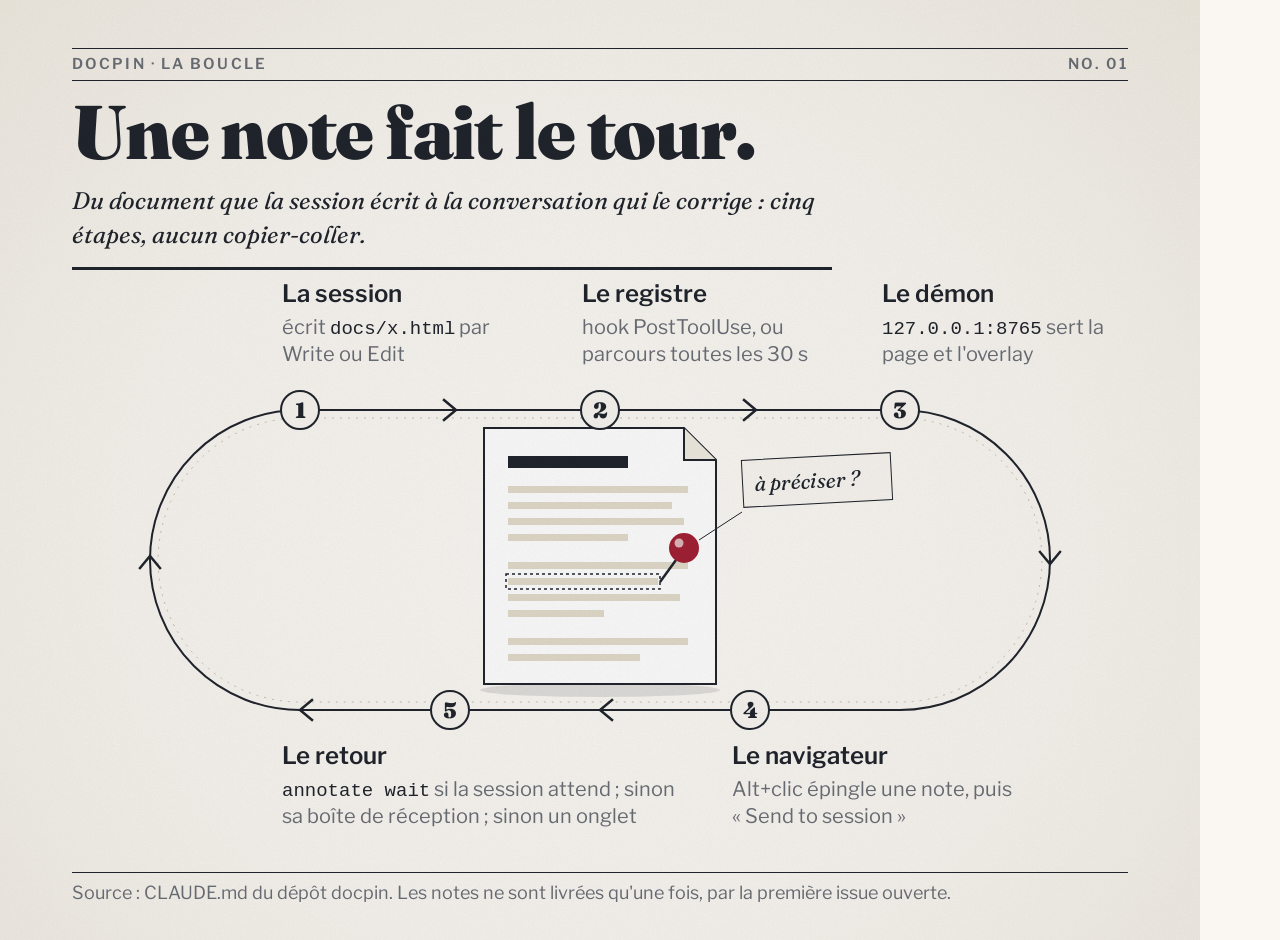
<file: docs/figures/boucle-epic.html>
<!doctype html>
<!-- visuel : dérogation — source HTML d'une figure rendue en PNG par epic-infographics -->
<html lang="fr">
<head>
<meta charset="utf-8">
<title>La boucle de docpin</title>
<!-- Composition: The Big Object (a racetrack loop around a pinned page). Language: editorial. Canvas 1200x940. -->
<link rel="preconnect" href="https://fonts.googleapis.com">
<link rel="preconnect" href="https://fonts.gstatic.com" crossorigin>
<link href="https://fonts.googleapis.com/css2?family=Fraunces:ital,opsz,wght@0,9..144,400;0,9..144,600;0,9..144,900;1,9..144,400&family=Libre+Franklin:wght@400;500;600&display=swap" rel="stylesheet">
<style>
*, *::before, *::after { box-sizing: border-box; margin: 0; padding: 0; }
img, svg { display: block; max-width: 100%; }
:root {
  --canvas-w: 1200px; --canvas-h: 940px;
  --bg:#FAF7F2; --surface:#F1ECE2; --surface-2:#E3DCCC;
  --ink:#20242C; --ink-muted:#6B6F76;
  --accent:#A32035;
  --chart-1:#A32035; --chart-2:#0D7F63; --chart-3:#B07C1F; --chart-4:#20242C;
  --de-emphasis:#C6BFB0;
  --font-display:'Fraunces',serif; --font-body:'Libre Franklin',sans-serif;
  --space-1:8px; --space-2:16px; --space-3:24px; --space-4:48px; --space-5:72px;
  --radius:0;
  --rule-hair:1px solid var(--ink); --rule-heavy:3px solid var(--ink);
}
html, body { background: var(--bg); }
body { width: var(--canvas-w); font-family: var(--font-body); color: var(--ink); }
.canvas { position: relative; width: var(--canvas-w); height: var(--canvas-h); overflow: hidden;
  background: radial-gradient(ellipse at 50% 58%, #FDFBF7 0%, var(--bg) 55%, var(--surface) 100%); }
.grain { position:absolute; inset:0; pointer-events:none; z-index:50; opacity:.22; mix-blend-mode:multiply;
  background-image:url("data:image/svg+xml,%3Csvg xmlns='http://www.w3.org/2000/svg' width='240' height='240'%3E%3Cfilter id='n'%3E%3CfeTurbulence type='fractalNoise' baseFrequency='0.9' numOctaves='2' stitchTiles='stitch'/%3E%3CfeColorMatrix type='matrix' values='0 0 0 0 0 0 0 0 0 0 0 0 0 0 0 0.6 0.6 0.6 0 0'/%3E%3C/filter%3E%3Crect width='240' height='240' filter='url(%23n)' opacity='0.25'/%3E%3C/svg%3E"); }
.folio { position:absolute; left:72px; right:72px; top:48px; padding: var(--space-1) 0;
  border-top: var(--rule-hair); border-bottom: var(--rule-hair);
  font: 600 15px/1 var(--font-body); letter-spacing:.14em; text-transform:uppercase; color: var(--ink-muted);
  display:flex; justify-content:space-between; }
h1 { position:absolute; left:72px; top:96px; font-family:var(--font-display); font-weight:900;
  font-size:76px; line-height:.95; letter-spacing:-0.015em; }
.standfirst { position:absolute; left:72px; top:184px; width:760px; padding-bottom: var(--space-2);
  border-bottom: var(--rule-heavy); font:italic 400 24px/1.4 var(--font-display); color: var(--ink); }
svg.scene { position:absolute; left:0; top:0; width:1200px; height:940px; }
.st { position:absolute; width:250px; }
.st b { display:block; font: 600 24px/1.15 var(--font-body); margin-bottom: 6px; }
.st span { display:block; font: 400 20px/1.35 var(--font-body); color: var(--ink-muted); }
.st code { font: 500 19px/1 ui-monospace, Menlo, monospace; color: var(--ink); }
.note { position:absolute; left:742px; top:456px; width:150px; padding: 10px 12px;
  background: var(--bg); border: var(--rule-hair); transform: rotate(-3deg);
  font: italic 400 21px/1.25 var(--font-display); }
.foot { position:absolute; left:72px; right:72px; bottom:36px; padding-top: var(--space-1);
  border-top: var(--rule-hair); font: 400 18px/1.3 var(--font-body); color: var(--ink-muted); }
</style>
</head>
<body>
<div class="canvas">
  <div class="folio"><span>docpin · la boucle</span><span>No. 01</span></div>
  <h1>Une note fait le tour.</h1>
  <p class="standfirst">Du document que la session écrit à la conversation qui le corrige : cinq étapes, aucun copier-coller.</p>

  <svg class="scene" viewBox="0 0 1200 940" aria-hidden="true">
    <g data-hero>
      <!-- the track: the loop itself -->
      <path d="M300 410 H900 A150 150 0 0 1 900 710 H300 A150 150 0 0 1 300 410 Z" fill="none" stroke="#20242C" stroke-width="2"/>
      <path d="M300 418 H900 A142 142 0 0 1 900 702 H300 A142 142 0 0 1 300 418 Z" fill="none" stroke="#C6BFB0" stroke-width="1" stroke-dasharray="2 6"/>
      <!-- direction chevrons (clockwise) -->
      <g fill="none" stroke="#20242C" stroke-width="2.5" stroke-linecap="square">
        <path d="M444 400 l12 10 -12 10"/><path d="M744 400 l12 10 -12 10"/>
        <path d="M1040 552 l10 12 10 -12"/>
        <path d="M612 700 l-12 10 12 10"/><path d="M312 700 l-12 10 12 10"/>
        <path d="M140 568 l10 -12 10 12"/>
      </g>
      <!-- ground shadow under the page -->
      <ellipse cx="600" cy="690" rx="120" ry="7" fill="#20242C" opacity=".12"/>
      <!-- the page (hero object) -->
      <path d="M484 428 H684 L716 460 V684 H484 Z" fill="#FFFFFF" stroke="#20242C" stroke-width="2"/>
      <path d="M684 428 V460 H716" fill="#F1ECE2" stroke="#20242C" stroke-width="2"/>
      <rect x="508" y="456" width="120" height="12" fill="#20242C"/>
      <g fill="#E3DCCC">
        <rect x="508" y="486" width="180" height="7"/><rect x="508" y="502" width="164" height="7"/>
        <rect x="508" y="518" width="176" height="7"/><rect x="508" y="534" width="120" height="7"/>
        <rect x="508" y="562" width="180" height="7"/><rect x="508" y="578" width="150" height="7"/>
        <rect x="508" y="594" width="172" height="7"/><rect x="508" y="610" width="96" height="7"/>
        <rect x="508" y="638" width="180" height="7"/><rect x="508" y="654" width="132" height="7"/>
      </g>
      <!-- the quoted passage the note anchors to -->
      <rect x="506" y="574" width="154" height="15" fill="none" stroke="#20242C" stroke-width="1.5" stroke-dasharray="3 3"/>
      <!-- the pin: the one oxblood decoration -->
      <line x1="660" y1="582" x2="676" y2="560" stroke="#20242C" stroke-width="2.5"/>
      <circle cx="684" cy="548" r="15" fill="#A32035"/>
      <circle cx="679" cy="543" r="4.5" fill="#FAF7F2" opacity=".7"/>
      <line x1="699" y1="540" x2="742" y2="512" stroke="#20242C" stroke-width="1"/>
    </g>
    <!-- station markers -->
    <g font-family="Fraunces, serif" font-weight="900" font-size="22" text-anchor="middle" fill="#20242C">
      <circle cx="300" cy="410" r="19" fill="#FAF7F2" stroke="#20242C" stroke-width="2"/><text x="300" y="418">1</text>
      <circle cx="600" cy="410" r="19" fill="#FAF7F2" stroke="#20242C" stroke-width="2"/><text x="600" y="418">2</text>
      <circle cx="900" cy="410" r="19" fill="#FAF7F2" stroke="#20242C" stroke-width="2"/><text x="900" y="418">3</text>
      <circle cx="750" cy="710" r="19" fill="#FAF7F2" stroke="#20242C" stroke-width="2"/><text x="750" y="718">4</text>
      <circle cx="450" cy="710" r="19" fill="#FAF7F2" stroke="#20242C" stroke-width="2"/><text x="450" y="718">5</text>
    </g>
  </svg>

  <div class="st" style="left:282px; top:280px"><b>La session</b><span>écrit <code>docs/x.html</code> par Write ou Edit</span></div>
  <div class="st" style="left:582px; top:280px"><b>Le registre</b><span>hook PostToolUse, ou parcours toutes les 30 s</span></div>
  <div class="st" style="left:882px; top:280px; width:246px"><b>Le démon</b><span><code>127.0.0.1:8765</code> sert la page et l'overlay</span></div>
  <div class="st" style="left:732px; top:742px; width:300px"><b>Le navigateur</b><span>Alt+clic épingle une note, puis «&nbsp;Send&nbsp;to&nbsp;session&nbsp;»</span></div>
  <div class="st" style="left:282px; top:742px; width:400px"><b>Le retour</b><span><code>annotate wait</code> si la session attend ; sinon sa boîte de réception ; sinon un onglet</span></div>

  <div class="note">à&nbsp;préciser&nbsp;?</div>

  <div class="foot">Source : CLAUDE.md du dépôt docpin. Les notes ne sont livrées qu'une fois, par la première issue ouverte.</div>
  <div class="grain"></div>
</div>
</body>
</html>
</file>
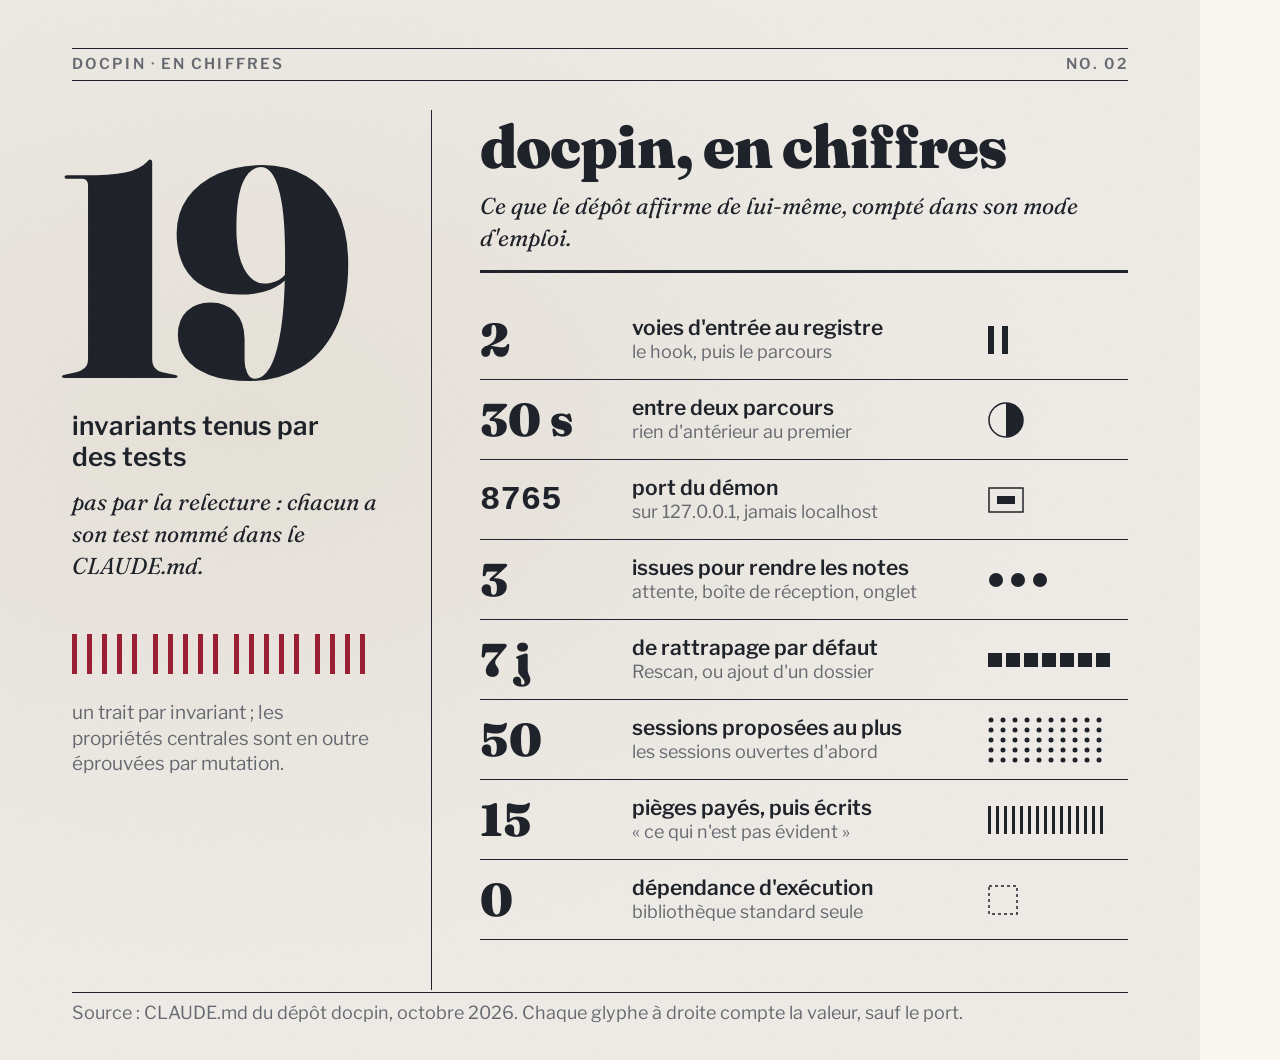
<file: docs/figures/chiffres-epic.html>
<!doctype html>
<!-- visuel : dérogation — source HTML d'une figure rendue en PNG par epic-infographics -->
<html lang="fr">
<head>
<meta charset="utf-8">
<title>docpin en chiffres</title>
<!-- Composition: Editorial spread (1/3 towering numeral : 2/3 charticle rows). Language: editorial. Canvas 1200x1060. -->
<link rel="preconnect" href="https://fonts.googleapis.com">
<link rel="preconnect" href="https://fonts.gstatic.com" crossorigin>
<link href="https://fonts.googleapis.com/css2?family=Fraunces:ital,opsz,wght@0,9..144,400;0,9..144,600;0,9..144,900;1,9..144,400&family=Libre+Franklin:wght@400;500;600&display=swap" rel="stylesheet">
<style>
*, *::before, *::after { box-sizing: border-box; margin: 0; padding: 0; }
img, svg { display: block; max-width: 100%; }
:root {
  --canvas-w: 1200px; --canvas-h: 1060px;
  --bg:#FAF7F2; --surface:#F1ECE2; --surface-2:#E3DCCC;
  --ink:#20242C; --ink-muted:#6B6F76;
  --accent:#A32035;
  --chart-1:#A32035; --chart-2:#0D7F63; --chart-3:#B07C1F; --chart-4:#20242C;
  --de-emphasis:#C6BFB0;
  --font-display:'Fraunces',serif; --font-body:'Libre Franklin',sans-serif;
  --space-1:8px; --space-2:16px; --space-3:24px; --space-4:48px; --space-5:72px;
  --radius:0;
  --rule-hair:1px solid var(--ink); --rule-heavy:3px solid var(--ink);
}
html, body { background: var(--bg); }
body { width: var(--canvas-w); font-family: var(--font-body); color: var(--ink); }
.canvas { position: relative; width: var(--canvas-w); height: var(--canvas-h); overflow: hidden;
  background: radial-gradient(ellipse at 20% 40%, var(--surface) 0%, var(--bg) 60%); }
.grain { position:absolute; inset:0; pointer-events:none; z-index:50; opacity:.22; mix-blend-mode:multiply;
  background-image:url("data:image/svg+xml,%3Csvg xmlns='http://www.w3.org/2000/svg' width='240' height='240'%3E%3Cfilter id='n'%3E%3CfeTurbulence type='fractalNoise' baseFrequency='0.9' numOctaves='2' stitchTiles='stitch'/%3E%3CfeColorMatrix type='matrix' values='0 0 0 0 0 0 0 0 0 0 0 0 0 0 0 0.6 0.6 0.6 0 0'/%3E%3C/filter%3E%3Crect width='240' height='240' filter='url(%23n)' opacity='0.25'/%3E%3C/svg%3E"); }
.folio { position:absolute; left:72px; right:72px; top:48px; padding: var(--space-1) 0;
  border-top: var(--rule-hair); border-bottom: var(--rule-hair);
  font: 600 15px/1 var(--font-body); letter-spacing:.14em; text-transform:uppercase; color: var(--ink-muted);
  display:flex; justify-content:space-between; }
/* left: the towering column */
.tower { position:absolute; left:72px; top:110px; width:360px; height:880px; border-right: var(--rule-hair); }
.hero { position:absolute; left:-14px; top:40px; font: 900 300px/0.8 var(--font-display); letter-spacing:-0.04em; }
.tower .lab { position:absolute; left:0; top:300px; width:250px; font: 600 26px/1.2 var(--font-body); }
.tower .sub { position:absolute; left:0; top:376px; width:310px; font: italic 400 23px/1.4 var(--font-display); }
.tower svg { position:absolute; left:0; top:520px; }
.tower .cap { position:absolute; left:0; top:590px; width:300px; font: 400 19px/1.35 var(--font-body); color: var(--ink-muted); }
/* right: charticle */
h1 { position:absolute; left:480px; top:118px; font: 900 60px/0.95 var(--font-display); letter-spacing:-0.015em; }
.standfirst { position:absolute; left:480px; top:190px; width:648px; padding-bottom: var(--space-2);
  border-bottom: var(--rule-heavy); font: italic 400 23px/1.4 var(--font-display); }
.rows { position:absolute; left:480px; top:300px; width:648px; }
.row { display:grid; grid-template-columns: 128px 1fr 140px; align-items:center; column-gap: var(--space-3);
  height:80px; border-bottom: var(--rule-hair); }
.row .n { font: 900 46px/1 var(--font-display); }
.row .n.mono { font: 600 34px/1 ui-monospace, Menlo, monospace; }
.row b { display:block; font: 600 21px/1.2 var(--font-body); }
.row span { display:block; font: 400 18px/1.3 var(--font-body); color: var(--ink-muted); }
.foot { position:absolute; left:72px; right:72px; bottom:36px; padding-top: var(--space-1);
  border-top: var(--rule-hair); font: 400 18px/1.3 var(--font-body); color: var(--ink-muted); }
</style>
</head>
<body>
<div class="canvas">
  <div class="folio"><span>docpin · en chiffres</span><span>No. 02</span></div>

  <div class="tower">
    <div class="hero" data-hero>19</div>
    <div class="lab">invariants tenus par des tests</div>
    <div class="sub">pas par la relecture : chacun a son test nommé dans le CLAUDE.md.</div>
    <!-- 19 tally marks, the one oxblood device -->
    <svg width="300" height="48" viewBox="0 0 300 48" aria-hidden="true">
      <g fill="#A32035">
        <rect x="0" y="4" width="5" height="40"/><rect x="15" y="4" width="5" height="40"/><rect x="30" y="4" width="5" height="40"/><rect x="45" y="4" width="5" height="40"/><rect x="60" y="4" width="5" height="40"/>
        <rect x="81" y="4" width="5" height="40"/><rect x="96" y="4" width="5" height="40"/><rect x="111" y="4" width="5" height="40"/><rect x="126" y="4" width="5" height="40"/><rect x="141" y="4" width="5" height="40"/>
        <rect x="162" y="4" width="5" height="40"/><rect x="177" y="4" width="5" height="40"/><rect x="192" y="4" width="5" height="40"/><rect x="207" y="4" width="5" height="40"/><rect x="222" y="4" width="5" height="40"/>
        <rect x="243" y="4" width="5" height="40"/><rect x="258" y="4" width="5" height="40"/><rect x="273" y="4" width="5" height="40"/><rect x="288" y="4" width="5" height="40"/>
      </g>
    </svg>
    <div class="cap">un trait par invariant ; les propriétés centrales sont en outre éprouvées par mutation.</div>
  </div>

  <h1>docpin, en chiffres</h1>
  <p class="standfirst">Ce que le dépôt affirme de lui-même, compté dans son mode d'emploi.</p>

  <div class="rows">
    <div class="row"><div class="n">2</div><div><b>voies d'entrée au registre</b><span>le hook, puis le parcours</span></div>
      <svg width="140" height="40" viewBox="0 0 140 40" aria-hidden="true"><g fill="#20242C"><rect x="0" y="6" width="6" height="28"/><rect x="14" y="6" width="6" height="28"/></g></svg></div>
    <div class="row"><div class="n">30 s</div><div><b>entre deux parcours</b><span>rien d'antérieur au premier</span></div>
      <svg width="140" height="40" viewBox="0 0 140 40" aria-hidden="true"><circle cx="18" cy="20" r="17" fill="none" stroke="#20242C" stroke-width="1.5"/><path d="M18 20 L18 3 A17 17 0 0 1 18 37 Z" fill="#20242C"/></svg></div>
    <div class="row"><div class="n mono">8765</div><div><b>port du démon</b><span>sur 127.0.0.1, jamais localhost</span></div>
      <svg width="140" height="40" viewBox="0 0 140 40" aria-hidden="true"><rect x="1" y="8" width="34" height="24" fill="none" stroke="#20242C" stroke-width="1.5"/><rect x="9" y="16" width="18" height="8" fill="#20242C"/></svg></div>
    <div class="row"><div class="n">3</div><div><b>issues pour rendre les notes</b><span>attente, boîte de réception, onglet</span></div>
      <svg width="140" height="40" viewBox="0 0 140 40" aria-hidden="true"><g fill="#20242C"><circle cx="8" cy="20" r="7"/><circle cx="30" cy="20" r="7"/><circle cx="52" cy="20" r="7"/></g></svg></div>
    <div class="row"><div class="n">7 j</div><div><b>de rattrapage par défaut</b><span>Rescan, ou ajout d'un dossier</span></div>
      <svg width="140" height="40" viewBox="0 0 140 40" aria-hidden="true"><g fill="#20242C"><rect x="0" y="13" width="14" height="14"/><rect x="18" y="13" width="14" height="14"/><rect x="36" y="13" width="14" height="14"/><rect x="54" y="13" width="14" height="14"/><rect x="72" y="13" width="14" height="14"/><rect x="90" y="13" width="14" height="14"/><rect x="108" y="13" width="14" height="14"/></g></svg></div>
    <div class="row"><div class="n">50</div><div><b>sessions proposées au plus</b><span>les sessions ouvertes d'abord</span></div>
      <svg width="140" height="48" viewBox="0 0 140 48" aria-hidden="true"><g fill="#20242C">
        <circle cx="3" cy="4" r="2.5"/><circle cx="15" cy="4" r="2.5"/><circle cx="27" cy="4" r="2.5"/><circle cx="39" cy="4" r="2.5"/><circle cx="51" cy="4" r="2.5"/><circle cx="63" cy="4" r="2.5"/><circle cx="75" cy="4" r="2.5"/><circle cx="87" cy="4" r="2.5"/><circle cx="99" cy="4" r="2.5"/><circle cx="111" cy="4" r="2.5"/>
        <circle cx="3" cy="14" r="2.5"/><circle cx="15" cy="14" r="2.5"/><circle cx="27" cy="14" r="2.5"/><circle cx="39" cy="14" r="2.5"/><circle cx="51" cy="14" r="2.5"/><circle cx="63" cy="14" r="2.5"/><circle cx="75" cy="14" r="2.5"/><circle cx="87" cy="14" r="2.5"/><circle cx="99" cy="14" r="2.5"/><circle cx="111" cy="14" r="2.5"/>
        <circle cx="3" cy="24" r="2.5"/><circle cx="15" cy="24" r="2.5"/><circle cx="27" cy="24" r="2.5"/><circle cx="39" cy="24" r="2.5"/><circle cx="51" cy="24" r="2.5"/><circle cx="63" cy="24" r="2.5"/><circle cx="75" cy="24" r="2.5"/><circle cx="87" cy="24" r="2.5"/><circle cx="99" cy="24" r="2.5"/><circle cx="111" cy="24" r="2.5"/>
        <circle cx="3" cy="34" r="2.5"/><circle cx="15" cy="34" r="2.5"/><circle cx="27" cy="34" r="2.5"/><circle cx="39" cy="34" r="2.5"/><circle cx="51" cy="34" r="2.5"/><circle cx="63" cy="34" r="2.5"/><circle cx="75" cy="34" r="2.5"/><circle cx="87" cy="34" r="2.5"/><circle cx="99" cy="34" r="2.5"/><circle cx="111" cy="34" r="2.5"/>
        <circle cx="3" cy="44" r="2.5"/><circle cx="15" cy="44" r="2.5"/><circle cx="27" cy="44" r="2.5"/><circle cx="39" cy="44" r="2.5"/><circle cx="51" cy="44" r="2.5"/><circle cx="63" cy="44" r="2.5"/><circle cx="75" cy="44" r="2.5"/><circle cx="87" cy="44" r="2.5"/><circle cx="99" cy="44" r="2.5"/><circle cx="111" cy="44" r="2.5"/>
      </g></svg></div>
    <div class="row"><div class="n">15</div><div><b>pièges payés, puis écrits</b><span>« ce qui n'est pas évident »</span></div>
      <svg width="140" height="40" viewBox="0 0 140 40" aria-hidden="true"><g fill="#20242C"><rect x="0" y="6" width="3" height="28"/><rect x="8" y="6" width="3" height="28"/><rect x="16" y="6" width="3" height="28"/><rect x="24" y="6" width="3" height="28"/><rect x="32" y="6" width="3" height="28"/><rect x="40" y="6" width="3" height="28"/><rect x="48" y="6" width="3" height="28"/><rect x="56" y="6" width="3" height="28"/><rect x="64" y="6" width="3" height="28"/><rect x="72" y="6" width="3" height="28"/><rect x="80" y="6" width="3" height="28"/><rect x="88" y="6" width="3" height="28"/><rect x="96" y="6" width="3" height="28"/><rect x="104" y="6" width="3" height="28"/><rect x="112" y="6" width="3" height="28"/></g></svg></div>
    <div class="row"><div class="n">0</div><div><b>dépendance d'exécution</b><span>bibliothèque standard seule</span></div>
      <svg width="140" height="40" viewBox="0 0 140 40" aria-hidden="true"><rect x="1" y="6" width="28" height="28" fill="none" stroke="#20242C" stroke-width="1.5" stroke-dasharray="3 3"/></svg></div>
  </div>

  <div class="foot">Source : CLAUDE.md du dépôt docpin, octobre 2026. Chaque glyphe à droite compte la valeur, sauf le port.</div>
  <div class="grain"></div>
</div>
</body>
</html>
</file>
